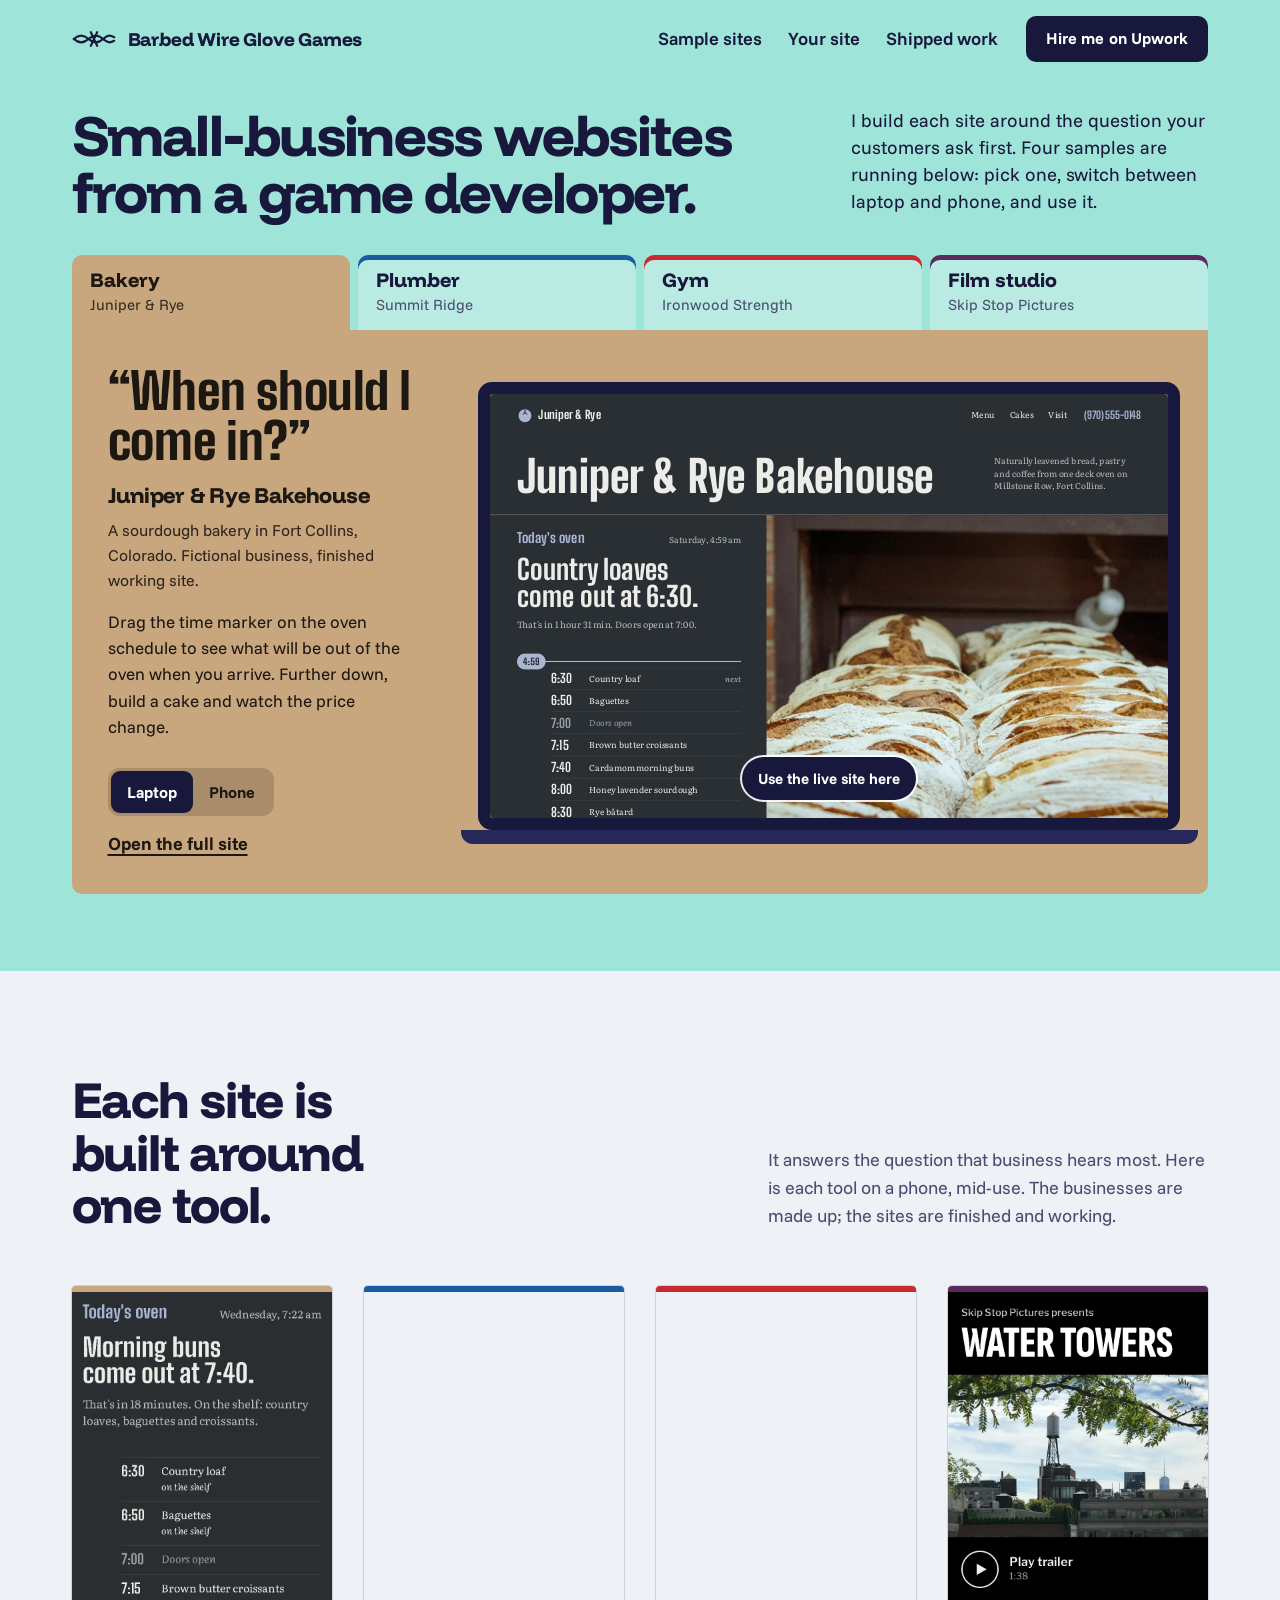
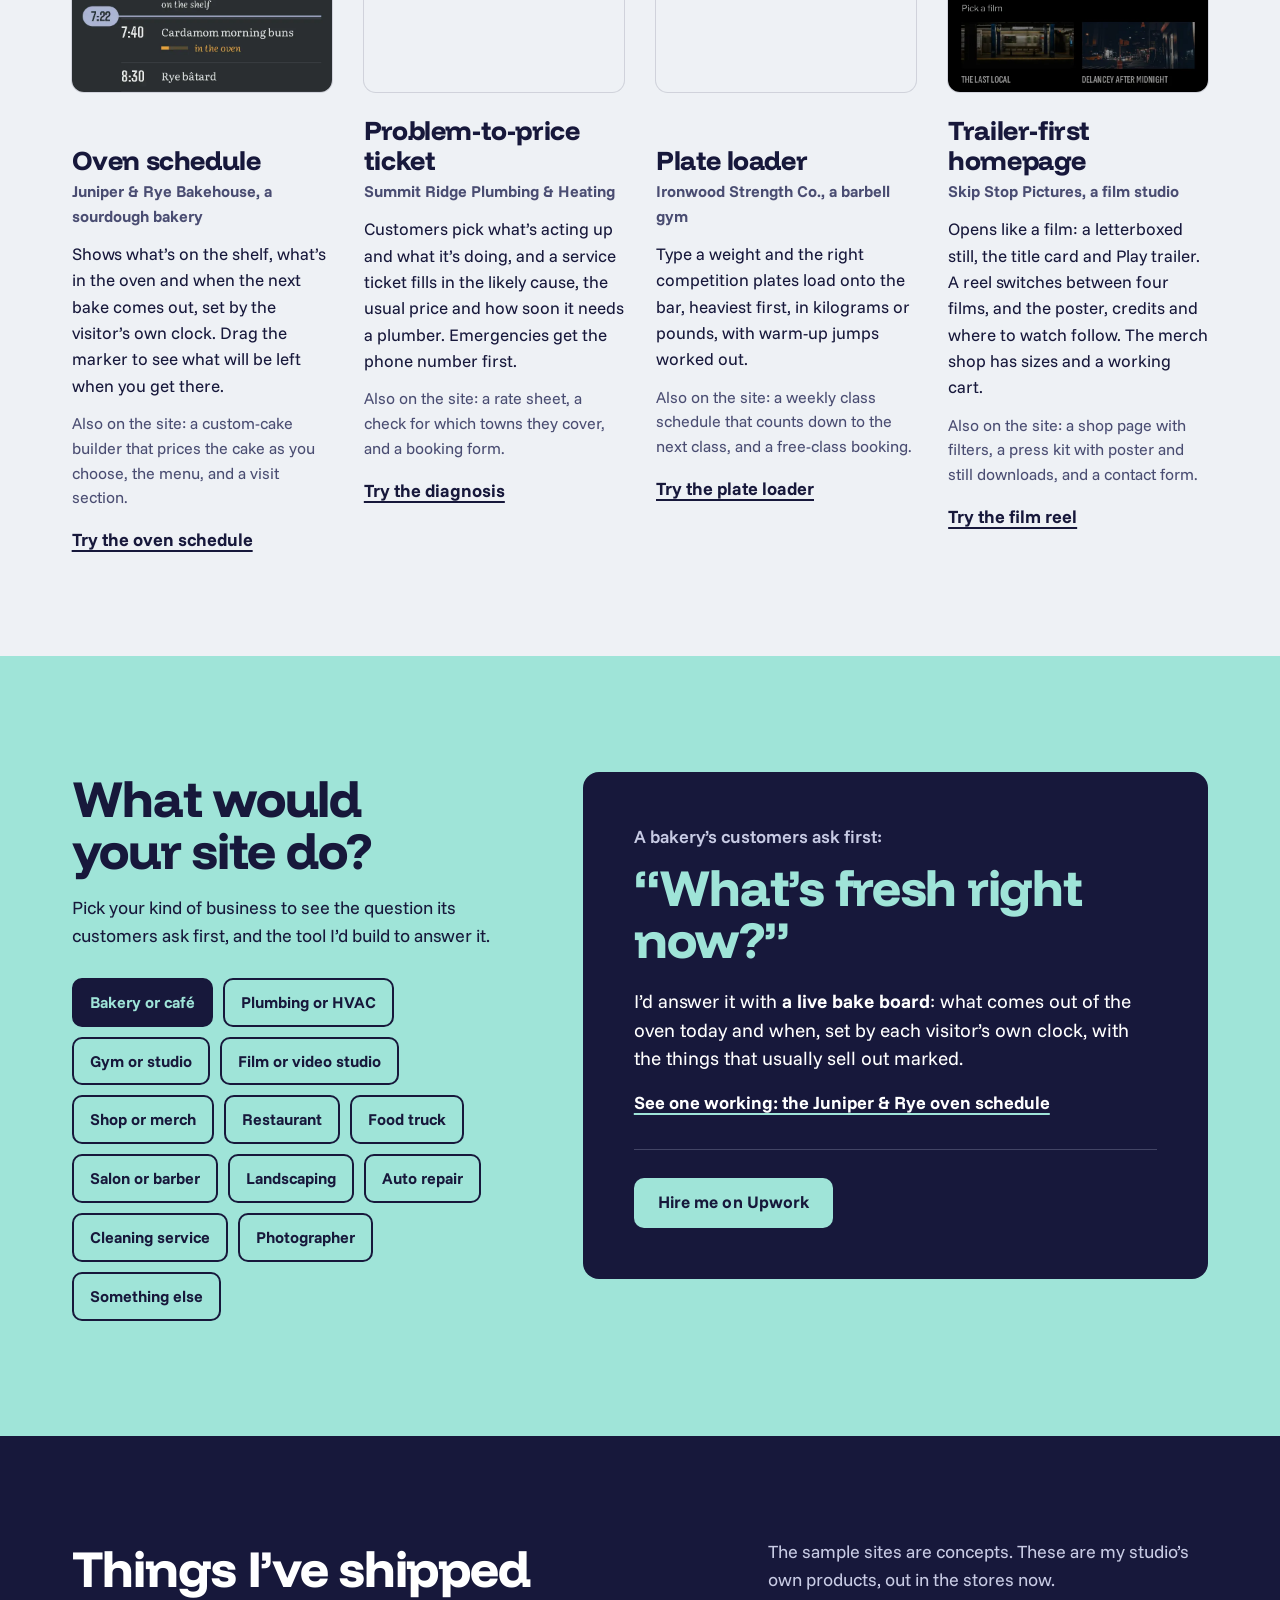
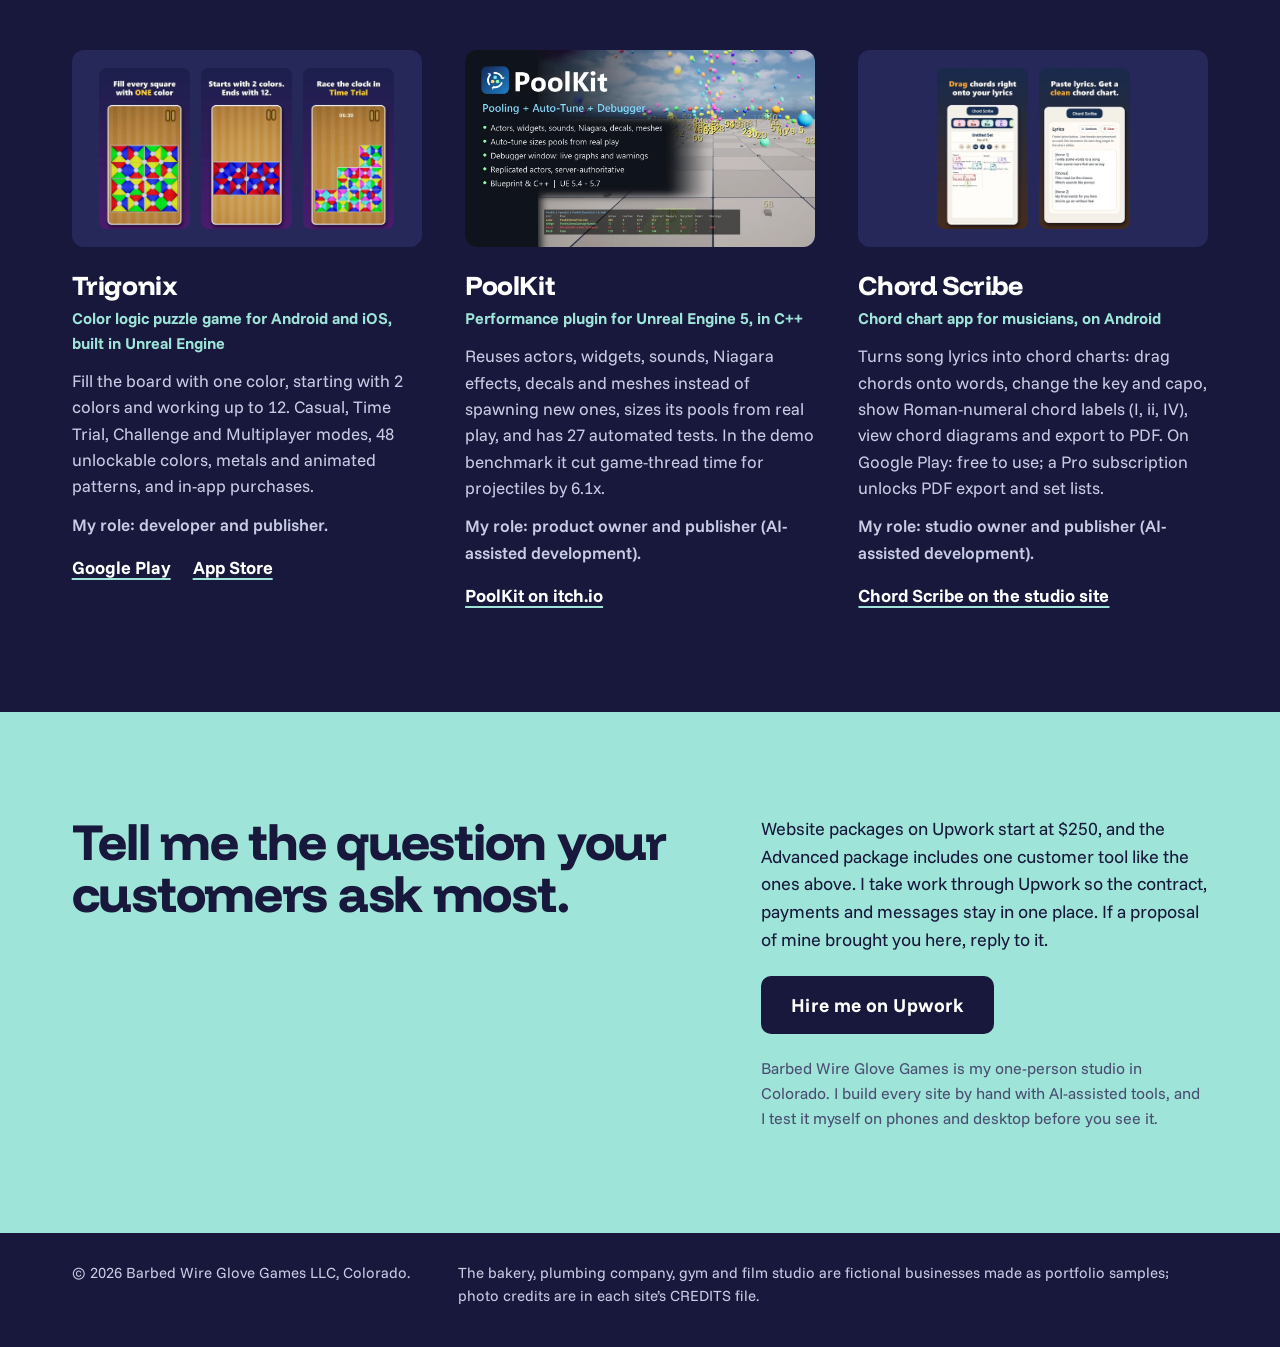
<file: index.html>
<!doctype html>
<html lang="en">
<head>
<meta charset="utf-8">
<meta name="viewport" content="width=device-width, initial-scale=1">
<title>Websites for small businesses | Barbed Wire Glove Games LLC</title>
<meta name="description" content="Small-business websites from a one-person studio in Colorado. Try four working sample sites right on the page, see the customer tool each one is built around, and the game, app and plugin I've shipped.">
<meta property="og:type" content="website">
<meta property="og:title" content="Websites for small businesses | Barbed Wire Glove Games LLC">
<meta property="og:description" content="Small-business websites from a game developer. Try four working sample sites, each built around one tool its customers use.">
<meta property="og:url" content="https://ausomea.github.io/cvc-web-portfolio/">
<meta property="og:image" content="https://ausomea.github.io/cvc-web-portfolio/hub-assets/og.jpg">
<meta property="og:image:width" content="1200">
<meta property="og:image:height" content="630">
<meta name="twitter:card" content="summary_large_image">
<meta name="theme-color" content="#9FE4D8">
<link rel="icon" href="hub-assets/mark.svg" type="image/svg+xml">
<link rel="stylesheet" href="hub.css">
<script type="application/ld+json">
{"@context":"https://schema.org","@type":"Organization","name":"Barbed Wire Glove Games LLC","description":"One-person studio in Colorado that ships its own games and apps and builds websites for small and local businesses.","address":{"@type":"PostalAddress","addressRegion":"CO","addressCountry":"US"}}
</script>
</head>
<body>
<a class="skip" href="#viewer">Skip to the sample sites</a>

<header class="top">
  <div class="wrap top__in">
    <a class="brand" href="./">
      <svg class="brand__mark" viewBox="0 0 48 24" width="44" height="22" aria-hidden="true" focusable="false">
        <g fill="none" stroke="currentColor" stroke-width="2.4" stroke-linecap="round">
          <path d="M2 12c5.5-5 10.5-5 16 0s10.5 5 16 0 8-4 12-2"/>
          <path d="M2 12c5.5 5 10.5 5 16 0s10.5-5 16 0 8 4 12 2"/>
          <path d="M20.5 4.5l7 15M27.5 4.5l-7 15"/>
        </g>
      </svg>
      <span class="brand__name">Barbed Wire Glove Games</span>
    </a>
    <nav class="top__nav" aria-label="On this page">
      <a href="#tools">Sample sites</a>
      <a href="#yours">Your site</a>
      <a href="#shipped">Shipped work</a>
    </nav>
    <a class="btn btn--ink top__cta" href="https://www.upwork.com/freelancers/~01876c95155d01cd67">Hire me on Upwork</a>
  </div>
</header>

<main id="main">
  <section class="intro" id="sites" aria-labelledby="intro-title">
    <div class="wrap intro__head">
      <h1 id="intro-title">Small‑business websites from a game developer.</h1>
      <p class="lead">I build each site around the question your customers ask first. Four samples are running below: pick one, switch between laptop and phone, and use it.</p>
    </div>

    <div class="wrap viewer" id="viewer">
      <div class="viewer__tabs" role="tablist" aria-label="Sample sites">
        <button class="tab" role="tab" type="button" id="tab-jr" data-site="jr" aria-controls="viewer-panel" aria-selected="true"><span class="tab__kind">Bakery</span> <span class="tab__name">Juniper &amp; Rye</span></button>
        <button class="tab" role="tab" type="button" id="tab-sr" data-site="sr" aria-controls="viewer-panel" aria-selected="false" tabindex="-1"><span class="tab__kind">Plumber</span> <span class="tab__name">Summit Ridge</span></button>
        <button class="tab" role="tab" type="button" id="tab-iw" data-site="iw" aria-controls="viewer-panel" aria-selected="false" tabindex="-1"><span class="tab__kind">Gym</span> <span class="tab__name">Ironwood<span class="tab__more"> Strength</span></span></button>
        <button class="tab" role="tab" type="button" id="tab-ss" data-site="ss" aria-controls="viewer-panel" aria-selected="false" tabindex="-1"><span class="tab__kind">Film<span class="tab__more"> studio</span></span> <span class="tab__name">Skip Stop<span class="tab__more"> Pictures</span></span></button>
      </div>

      <div class="viewer__panel" id="viewer-panel" role="tabpanel" aria-labelledby="tab-jr" data-site="jr">
        <p class="viewer__q" id="viewer-q">“When should I come in?”</p>
        <div class="viewer__info">
          <h2 class="viewer__name" id="viewer-name">Juniper &amp; Rye Bakehouse</h2>
          <p class="viewer__about" id="viewer-about">A sourdough bakery in Fort Collins, Colorado. Fictional business, finished working site.</p>
        </div>
        <div class="viewer__more">
          <p class="viewer__try" id="viewer-try">Drag the time marker on the oven schedule to see what will be out of the oven when you arrive. Further down, build a cake and watch the price change.</p>
          <div class="viewer__controls">
            <div class="seg" role="group" aria-label="Screen size">
              <button type="button" data-mode="laptop" aria-pressed="true">Laptop</button>
              <button type="button" data-mode="phone" aria-pressed="false">Phone</button>
            </div>
            <a class="textlink" id="viewer-open" href="juniper-rye-bakehouse/index.html">Open the full site</a>
          </div>
        </div>

        <div class="stage" id="stage" data-mode="laptop">
          <div class="device" id="device">
            <div class="device__screen" id="screen">
              <picture>
                <source id="poster-phone" media="(max-width: 759px)" srcset="hub-assets/juniper-rye-bakehouse-phone.webp" width="390" height="844">
                <img class="device__poster" id="poster" src="hub-assets/juniper-rye-bakehouse-desktop.webp" width="1440" height="900" fetchpriority="high" decoding="async" alt="The Juniper &amp; Rye Bakehouse home page: the shop sign over a steel-grey panel listing today’s bakes by the time they come out of the oven.">
              </picture>
              <button class="device__use" type="button" id="use-live"><span>Use the live site here</span></button>
            </div>
          </div>
        </div>
      </div>
      <noscript><p class="viewer__noscript">Open the sites directly: <a href="juniper-rye-bakehouse/index.html">Juniper &amp; Rye Bakehouse</a>, <a href="summit-ridge-plumbing/index.html">Summit Ridge Plumbing &amp; Heating</a>, <a href="ironwood-strength/index.html">Ironwood Strength Co.</a>, <a href="skip-stop-pictures/index.html">Skip Stop Pictures</a></p></noscript>
    </div>
  </section>

  <section class="tools" id="tools" aria-labelledby="tools-title">
    <div class="wrap">
      <div class="tools__head">
        <h2 id="tools-title">Each site is built around one tool.</h2>
        <p>It answers the question that business hears most. Here is each tool on a phone, mid-use. The businesses are made up; the sites are finished and working.</p>
      </div>

      <div class="tools__list">
        <article class="tool" data-site="jr" aria-labelledby="t-jr">
          <img class="tool__shot" src="hub-assets/tool-juniper-rye-oven.webp" width="780" height="1200" loading="lazy" decoding="async" alt="The Juniper &amp; Rye oven schedule on a phone at 7:22 on a Wednesday: “Morning buns come out at 7:40”, with country loaves, baguettes and croissants on the shelf and a time marker between 7:15 and 7:40.">
          <h3 id="t-jr">Oven schedule</h3>
          <p class="tool__site">Juniper &amp; Rye Bakehouse, a sourdough bakery</p>
          <p>Shows what’s on the shelf, what’s in the oven and when the next bake comes out, set by the visitor’s own clock. Drag the marker to see what will be left when you get there.</p>
          <p class="tool__also">Also on the site: a custom-cake builder that prices the cake as you choose, the menu, and a visit section.</p>
          <a class="textlink" href="juniper-rye-bakehouse/index.html#oven">Try the oven schedule</a>
        </article>

        <article class="tool" data-site="sr" aria-labelledby="t-sr">
          <img class="tool__shot" src="hub-assets/tool-summit-ridge-ticket.webp" width="780" height="1200" loading="lazy" decoding="async" alt="The Summit Ridge service ticket on a phone for a water heater with no hot water: the likely cause, a usual cost of $150 to $450, “today or tomorrow” for how soon, and what to check before the plumber arrives.">
          <h3 id="t-sr">Problem-to-price ticket</h3>
          <p class="tool__site">Summit Ridge Plumbing &amp; Heating</p>
          <p>Customers pick what’s acting up and what it’s doing, and a service ticket fills in the likely cause, the usual price and how soon it needs a plumber. Emergencies get the phone number first.</p>
          <p class="tool__also">Also on the site: a rate sheet, a check for which towns they cover, and a booking form.</p>
          <a class="textlink" href="summit-ridge-plumbing/index.html#diagnose">Try the diagnosis</a>
        </article>

        <article class="tool" data-site="iw" aria-labelledby="t-iw">
          <img class="tool__shot" src="hub-assets/tool-ironwood-loader.webp" width="780" height="1200" loading="lazy" decoding="async" alt="The Ironwood plate loader on a phone set to 142.5 kg: two red 25 kg plates, then smaller plates and a collar on the end of the bar.">
          <h3 id="t-iw">Plate loader</h3>
          <p class="tool__site">Ironwood Strength Co., a barbell gym</p>
          <p>Type a weight and the right competition plates load onto the bar, heaviest first, in kilograms or pounds, with warm-up jumps worked out.</p>
          <p class="tool__also">Also on the site: a weekly class schedule that counts down to the next class, and a free-class booking.</p>
          <a class="textlink" href="ironwood-strength/index.html#loader">Try the plate loader</a>
        </article>

        <article class="tool" data-site="ss" aria-labelledby="t-ss">
          <img class="tool__shot" src="hub-assets/tool-skip-stop-reel.webp" width="780" height="1200" loading="lazy" decoding="async" alt="The Skip Stop Pictures home page on a phone after picking Water Towers in the reel: the title card, a rooftop water tank still, a Play trailer button and the film thumbnails.">
          <h3 id="t-ss">Trailer-first homepage</h3>
          <p class="tool__site">Skip Stop Pictures, a film studio</p>
          <p>Opens like a film: a letterboxed still, the title card and Play trailer. A reel switches between four films, and the poster, credits and where to watch follow. The merch shop has sizes and a working cart.</p>
          <p class="tool__also">Also on the site: a shop page with filters, a press kit with poster and still downloads, and a contact form.</p>
          <a class="textlink" href="skip-stop-pictures/index.html">Try the film reel</a>
        </article>
      </div>
    </div>
  </section>

  <section class="yours" id="yours" aria-labelledby="yours-title">
    <div class="wrap yours__in">
      <div class="yours__pick">
        <h2 id="yours-title">What would your site do?</h2>
        <p>Pick your kind of business to see the question its customers ask first, and the tool I’d build to answer it.</p>
        <div class="picks" id="picks" role="radiogroup" aria-label="Your kind of business"></div>
      </div>

      <div class="answer" id="answer">
        <div class="answer__swap" id="answer-swap" aria-live="polite">
          <p class="answer__who" id="answer-who">A bakery’s customers ask first:</p>
          <p class="answer__q" id="answer-q">“What’s fresh right now?”</p>
          <p class="answer__tool" id="answer-tool">I’d answer it with <strong>a live bake board</strong>: what comes out of the oven today and when, set by each visitor’s own clock, with the things that usually sell out marked.</p>
          <p class="answer__sample" id="answer-sample"><a class="textlink textlink--light" href="#viewer" data-site="jr">See one working: the Juniper &amp; Rye oven schedule</a></p>
        </div>
        <div class="answer__hire">
          <a class="btn btn--glass" href="https://www.upwork.com/freelancers/~01876c95155d01cd67">Hire me on Upwork</a>
        </div>
      </div>
    </div>
  </section>

  <section class="shipped" id="shipped" aria-labelledby="shipped-title">
    <div class="wrap">
      <div class="shipped__head">
        <h2 id="shipped-title">Things I’ve shipped</h2>
        <p>The sample sites are concepts. These are my studio’s own products, out in the stores now.</p>
      </div>

      <div class="works">
        <article class="work" aria-labelledby="w-trigonix">
          <div class="work__tray work__tray--three">
            <img src="hub-assets/trigonix-one-color.webp" width="420" height="747" loading="lazy" decoding="async" alt="Trigonix store screenshot: a four-color board of triangles with white pins, captioned “Fill every square with one color”.">
            <img src="hub-assets/trigonix-two-colors.webp" width="420" height="747" loading="lazy" decoding="async" alt="Trigonix store screenshot: a red and blue board, captioned “Starts with 2 colors. Ends with 12.”">
            <img src="hub-assets/trigonix-time-trial.webp" width="420" height="747" loading="lazy" decoding="async" alt="Trigonix store screenshot: a stepped six-color board with a countdown timer, captioned “Race the clock in Time Trial”.">
          </div>
          <h3 id="w-trigonix">Trigonix</h3>
          <p class="work__kind">Color logic puzzle game for Android and iOS, built in Unreal Engine</p>
          <p>Fill the board with one color, starting with 2 colors and working up to 12. Casual, Time Trial, Challenge and Multiplayer modes, 48 unlockable colors, metals and animated patterns, and in-app purchases.</p>
          <p class="work__role">My role: developer and publisher.</p>
          <p class="work__links">
            <a class="textlink textlink--light" href="https://play.google.com/store/apps/details?id=com.BWGGames.Trigonix">Google Play</a>
            <a class="textlink textlink--light" href="https://apps.apple.com/app/id6757233558">App Store</a>
          </p>
        </article>

        <article class="work" aria-labelledby="w-poolkit">
          <div class="work__tray work__tray--cover">
            <img class="work__cover" src="hub-assets/poolkit.webp" width="1200" height="675" loading="lazy" decoding="async" alt="PoolKit cover: hundreds of pooled projectiles flying over a test level, with its feature list and a live pool table in the corner.">
          </div>
          <h3 id="w-poolkit">PoolKit</h3>
          <p class="work__kind">Performance plugin for Unreal Engine 5, in C++</p>
          <p>Reuses actors, widgets, sounds, Niagara effects, decals and meshes instead of spawning new ones, sizes its pools from real play, and has 27 automated tests. In the demo benchmark it cut game-thread time for projectiles by 6.1x.</p>
          <p class="work__role">My role: product owner and publisher (AI-assisted development).</p>
          <p class="work__links"><a class="textlink textlink--light" href="https://barbed-wire-glove-games.itch.io/poolkit">PoolKit on itch.io</a></p>
        </article>

        <article class="work" aria-labelledby="w-chord">
          <div class="work__tray work__tray--two">
            <img src="hub-assets/chord-scribe-drag.webp" width="420" height="747" loading="lazy" decoding="async" alt="Chord Scribe screenshot: chord buttons in the key of G above a chart where chords sit on the words of a song.">
            <img src="hub-assets/chord-scribe-lyrics.webp" width="420" height="747" loading="lazy" decoding="async" alt="Chord Scribe screenshot: pasted lyrics split into verse and chorus sections, ready for chords.">
          </div>
          <h3 id="w-chord">Chord Scribe</h3>
          <p class="work__kind">Chord chart app for musicians, on Android</p>
          <p>Turns song lyrics into chord charts: drag chords onto words, change the key and capo, show Roman-numeral chord labels (I, ii, IV), view chord diagrams and export to PDF. On Google Play: free to use; a Pro subscription unlocks PDF export and set lists.</p>
          <p class="work__role">My role: studio owner and publisher (AI-assisted development).</p>
          <p class="work__links"><a class="textlink textlink--light" href="https://www.barbedwireglovegames.games/chord-scribe">Chord Scribe on the studio site</a></p>
        </article>
      </div>
    </div>
  </section>

  <section class="hire" id="hire" aria-labelledby="hire-title">
    <div class="wrap hire__in">
      <h2 id="hire-title">Tell me the question your customers ask most.</h2>
      <div class="hire__body">
        <p>Website packages on Upwork start at $250, and the Advanced package includes one customer tool like the ones above. I take work through Upwork so the contract, payments and messages stay in one place. If a proposal of mine brought you here, reply to it.</p>
        <a class="btn btn--ink btn--lg" href="https://www.upwork.com/freelancers/~01876c95155d01cd67">Hire me on Upwork</a>
        <p class="hire__studio">Barbed Wire Glove Games is my one-person studio in Colorado. I build every site by hand with AI-assisted tools, and I test it myself on phones and desktop before you see it.</p>
      </div>
    </div>
  </section>
</main>

<footer class="foot">
  <div class="wrap foot__in">
    <p>© 2026 Barbed Wire Glove Games LLC, Colorado.</p>
    <p>The bakery, plumbing company, gym and film studio are fictional businesses made as portfolio samples; photo credits are in each site’s CREDITS file.</p>
  </div>
</footer>

<script src="hub.js" defer></script>
</body>
</html>
</file>
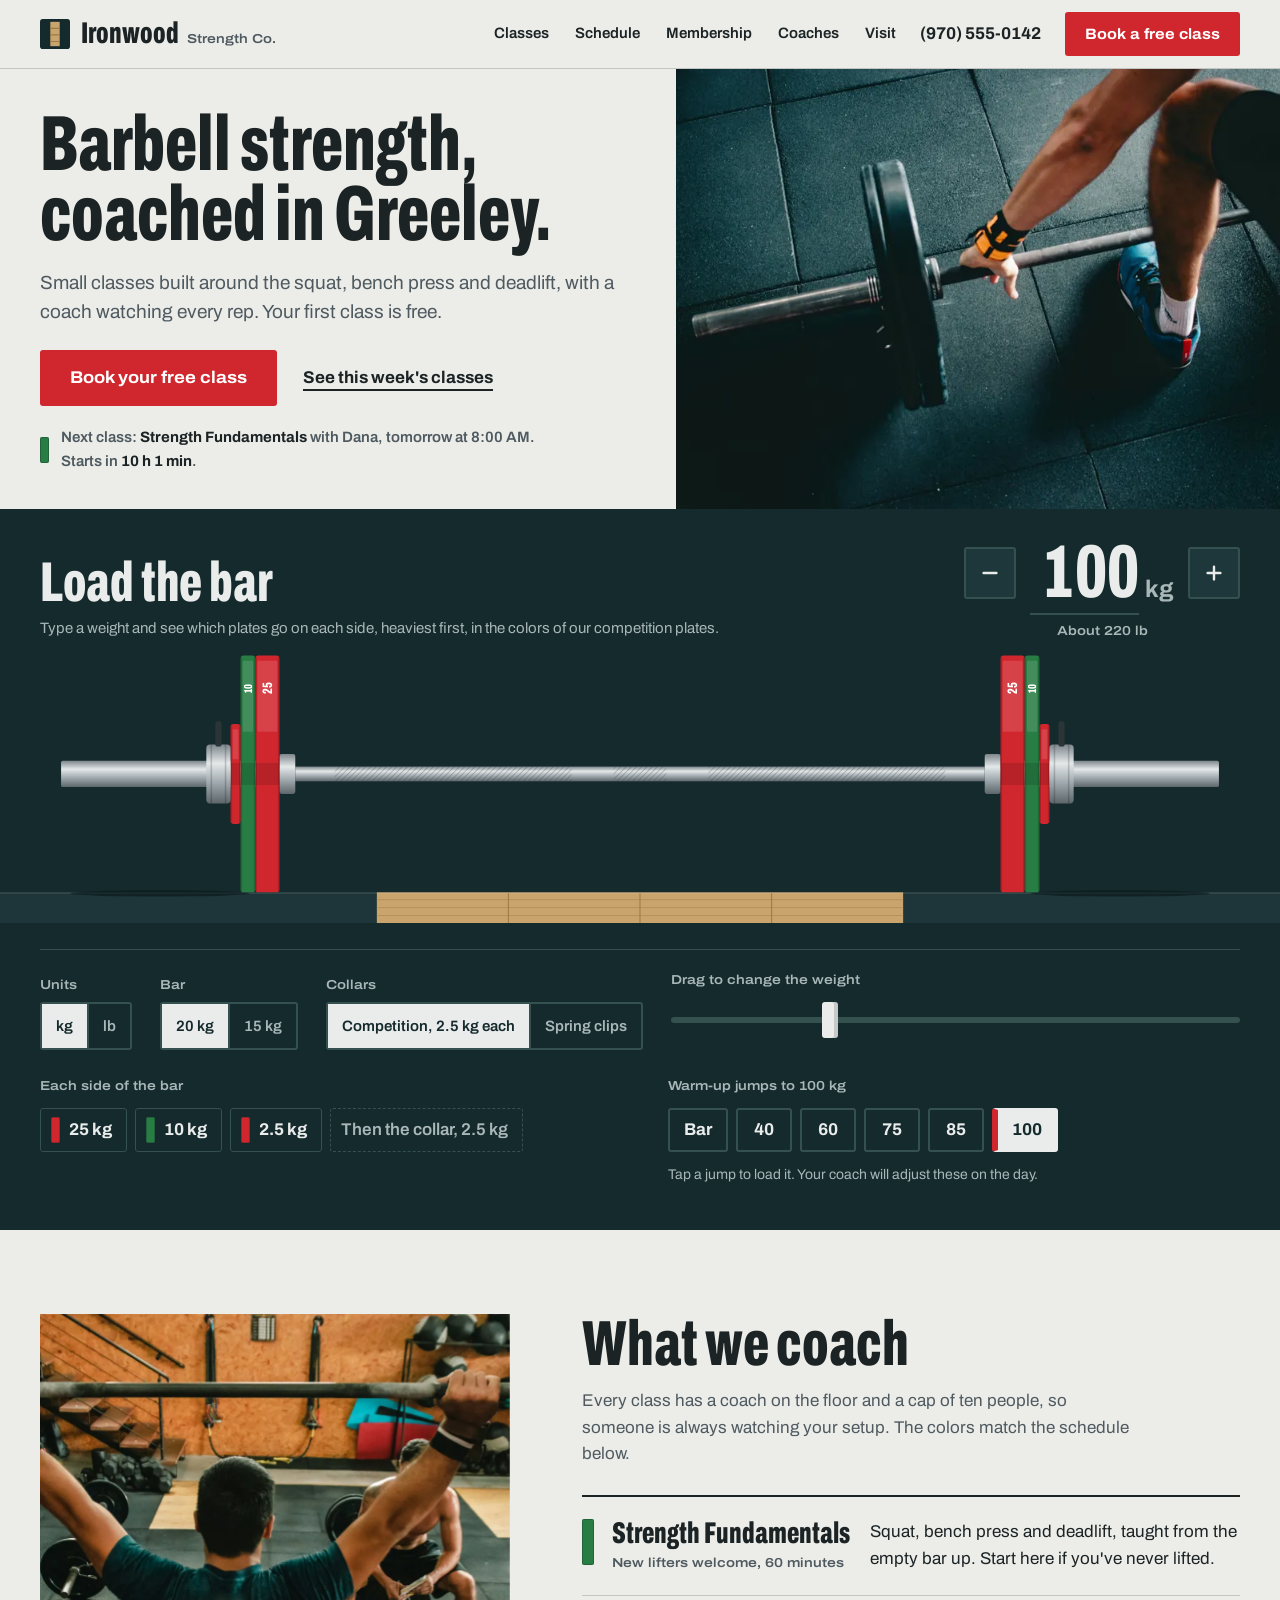
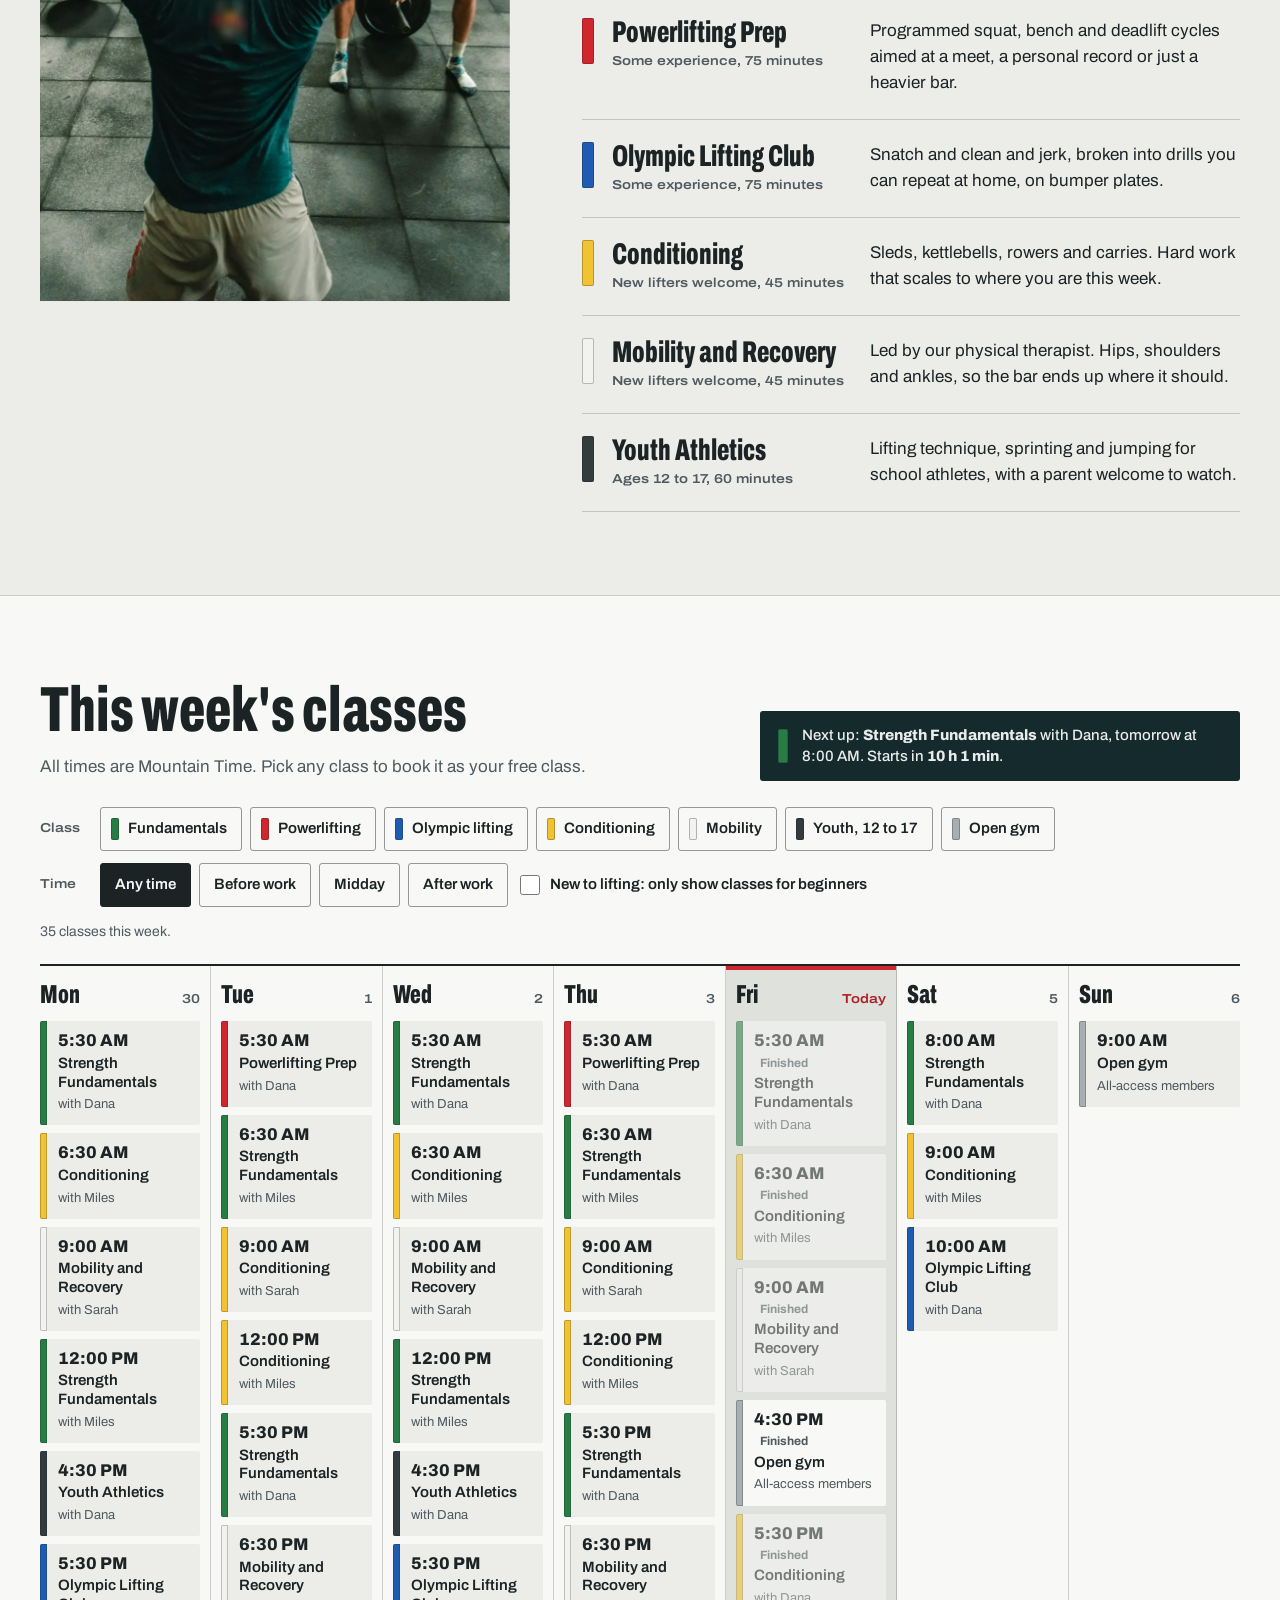
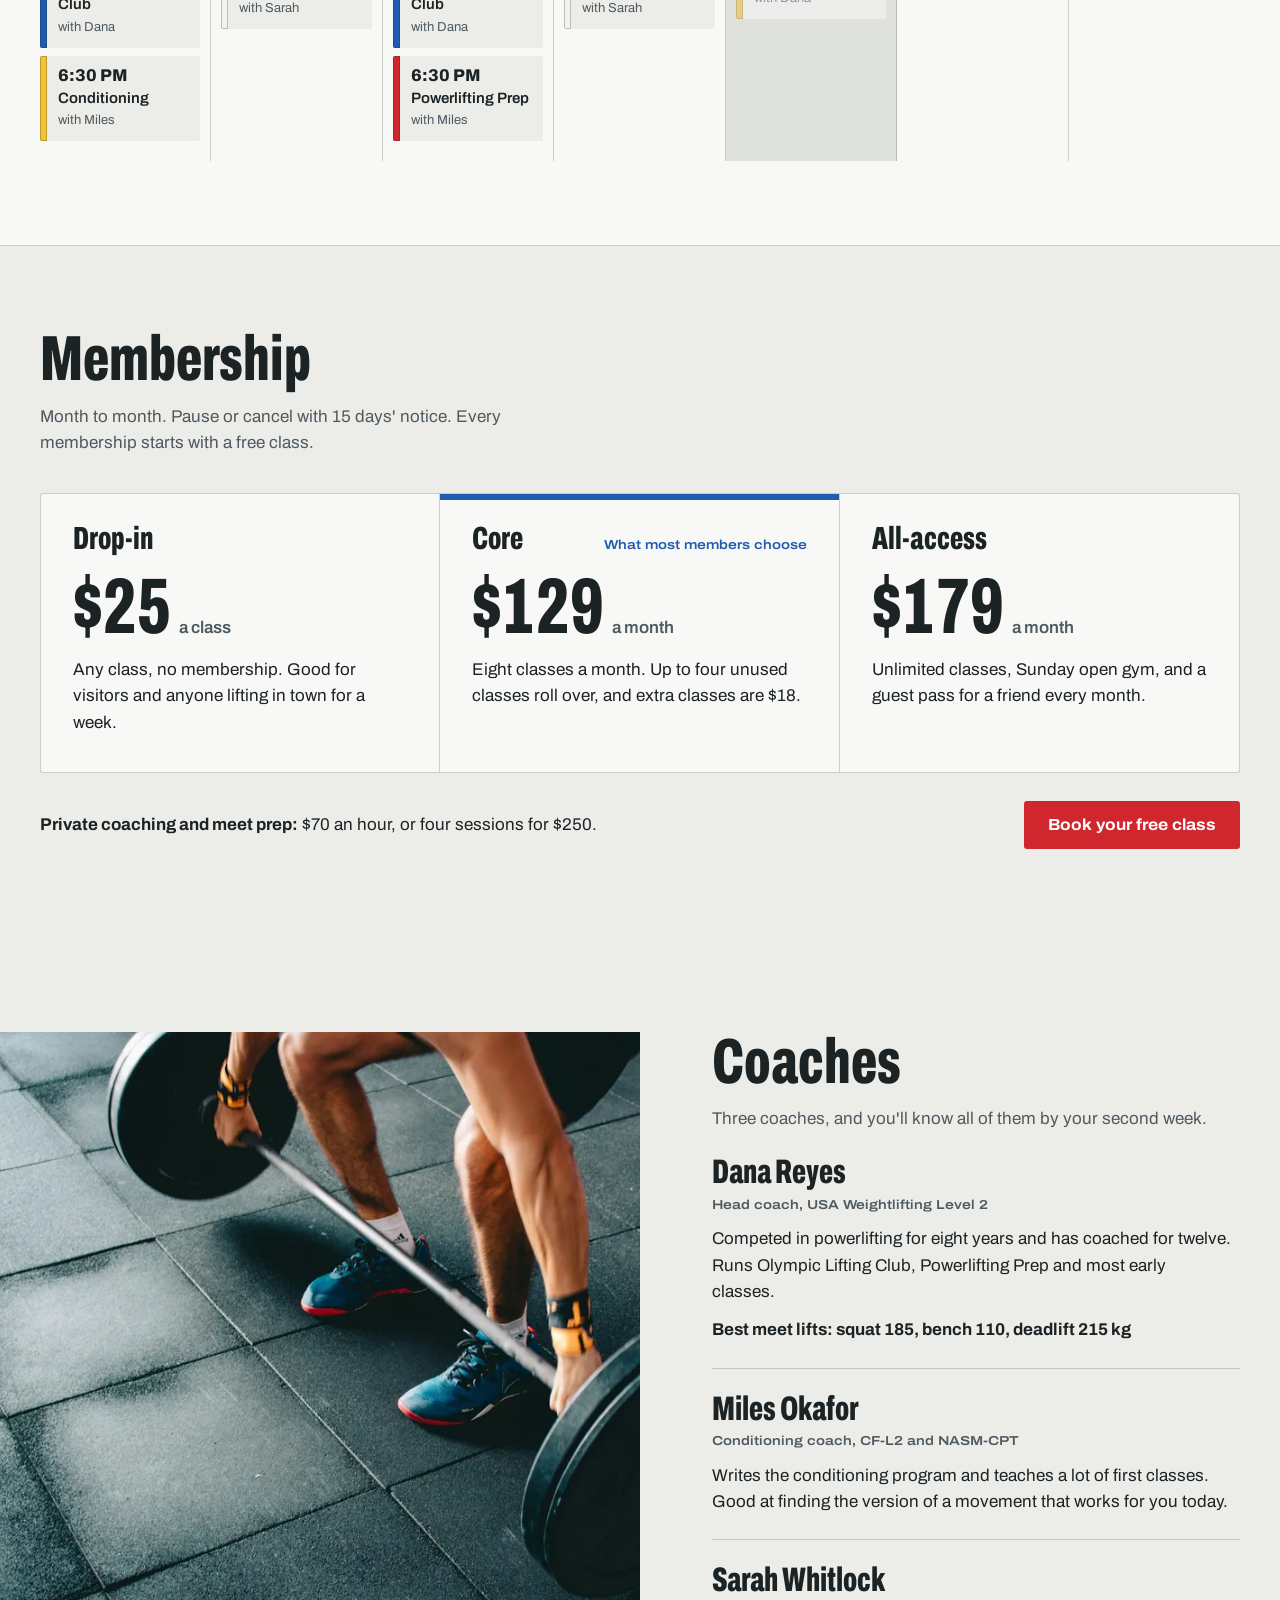
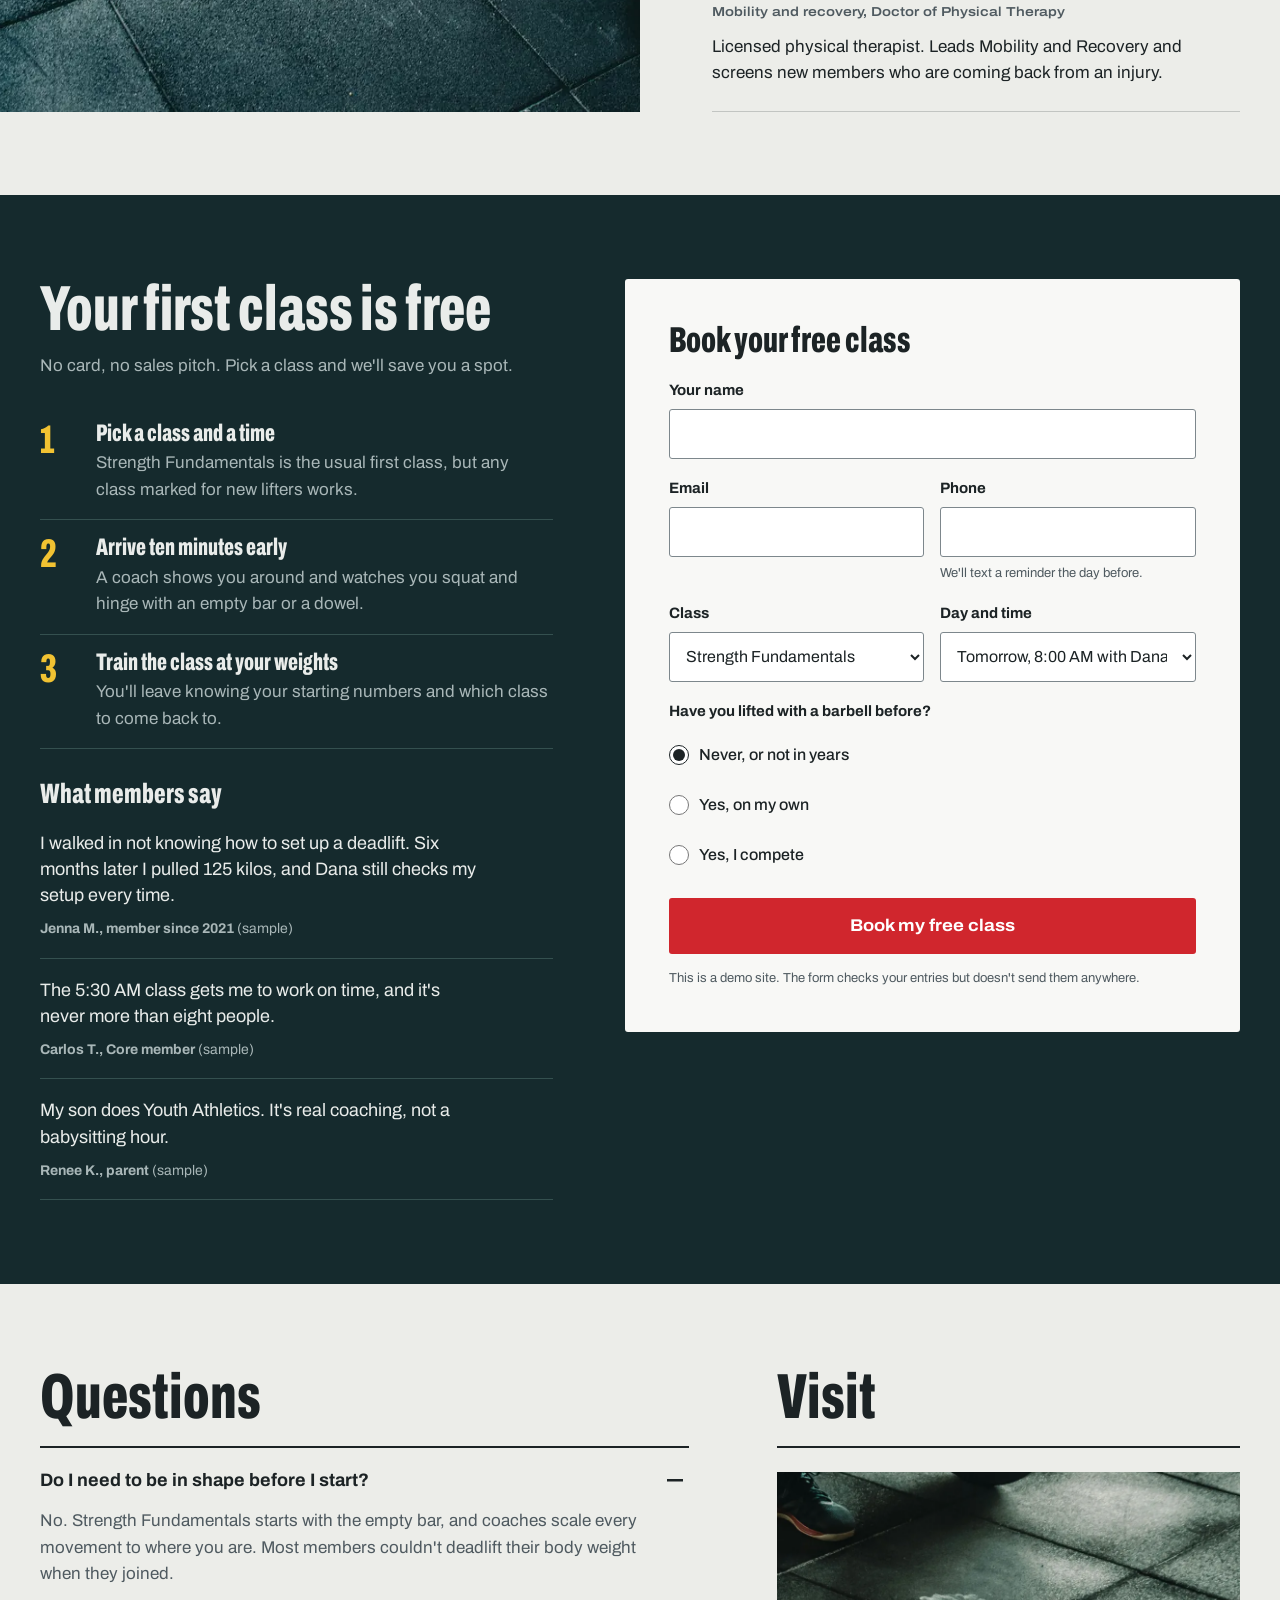
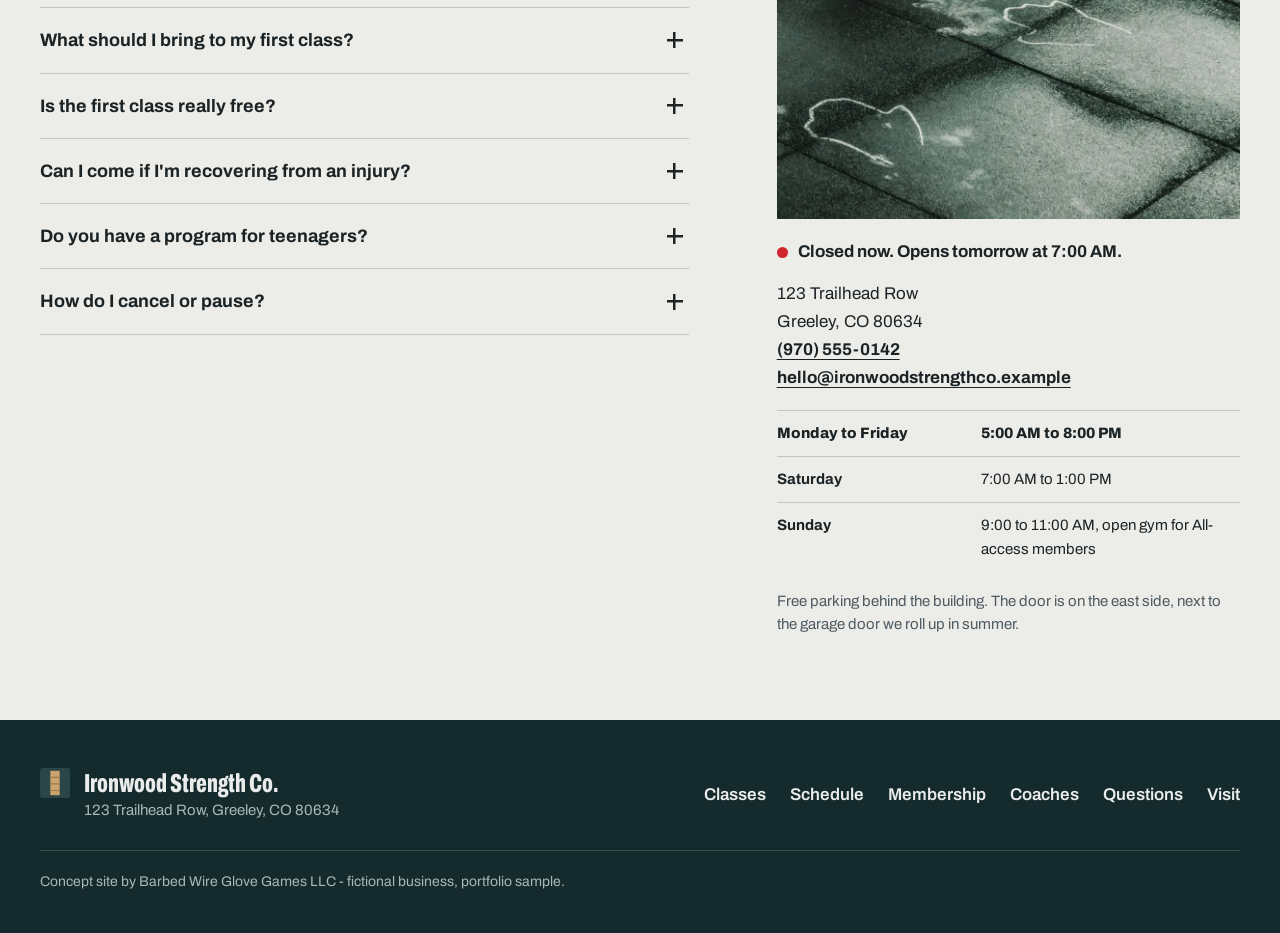
<file: ironwood-strength/index.html>
<!doctype html>
<html lang="en">
<head>
<meta charset="utf-8">
<meta name="viewport" content="width=device-width, initial-scale=1">
<title>Ironwood Strength Co. | Coached barbell classes in Greeley, CO</title>
<meta name="description" content="Small-group barbell classes in Greeley, Colorado: squat, bench press, deadlift, Olympic lifting and conditioning, with a coach on every rep. Your first class is free.">
<link rel="canonical" href="https://ausomea.github.io/cvc-web-portfolio/ironwood-strength/">
<meta property="og:type" content="website">
<meta property="og:site_name" content="Ironwood Strength Co.">
<meta property="og:title" content="Ironwood Strength Co. | Coached barbell classes in Greeley, CO">
<meta property="og:description" content="Squat, bench and deadlift classes with a coach on every rep. Your first class is free.">
<meta property="og:url" content="https://ausomea.github.io/cvc-web-portfolio/ironwood-strength/">
<meta property="og:image" content="img/og-ironwood.webp">
<meta property="og:image:width" content="1200">
<meta property="og:image:height" content="630">
<meta property="og:image:alt" content="A loaded barbell resting on black rubber gym flooring.">
<meta name="twitter:card" content="summary_large_image">
<meta name="theme-color" content="#152A2D">
<link rel="icon" href="data:image/svg+xml,%3Csvg xmlns='http://www.w3.org/2000/svg' viewBox='0 0 32 32'%3E%3Crect width='32' height='32' rx='3' fill='%23152A2D'/%3E%3Crect x='11' y='3' width='10' height='26' fill='%23C9A46C'/%3E%3C/svg%3E">
<link rel="stylesheet" href="css/site.css">
<script type="application/ld+json">
{
  "@context": "https://schema.org",
  "@type": "ExerciseGym",
  "name": "Ironwood Strength Co.",
  "description": "Small-group barbell strength classes, powerlifting and Olympic lifting coaching in Greeley, Colorado. First class free.",
  "url": "https://ausomea.github.io/cvc-web-portfolio/ironwood-strength/",
  "image": "img/og-ironwood.webp",
  "telephone": "+1-970-555-0142",
  "email": "hello@ironwoodstrengthco.example",
  "priceRange": "$$",
  "address": {
    "@type": "PostalAddress",
    "streetAddress": "123 Trailhead Row",
    "addressLocality": "Greeley",
    "addressRegion": "CO",
    "postalCode": "80634",
    "addressCountry": "US"
  },
  "areaServed": ["Greeley, CO", "Evans, CO", "Windsor, CO"],
  "openingHoursSpecification": [
    { "@type": "OpeningHoursSpecification", "dayOfWeek": ["Monday", "Tuesday", "Wednesday", "Thursday", "Friday"], "opens": "05:00", "closes": "20:00" },
    { "@type": "OpeningHoursSpecification", "dayOfWeek": "Saturday", "opens": "07:00", "closes": "13:00" },
    { "@type": "OpeningHoursSpecification", "dayOfWeek": "Sunday", "opens": "09:00", "closes": "11:00" }
  ]
}
</script>
</head>
<body>
<a class="skip-link" href="#main">Skip to content</a>

<header class="site-header">
  <div class="wrap header-inner">
    <a class="brand" href="#top" aria-label="Ironwood Strength Co., back to top">
      <svg class="brand-mark" viewBox="0 0 32 32" width="30" height="30" aria-hidden="true"><rect width="32" height="32" rx="3" class="mark-rubber"/><rect x="11" y="3" width="10" height="26" class="mark-wood"/><path d="M11 10h10M11 17h10M11 24h10" class="mark-grain"/></svg>
      <span class="brand-text"><span class="brand-name">Ironwood</span> <span class="brand-sub">Strength Co.</span></span>
    </a>
    <nav class="site-nav" id="site-nav" aria-label="Primary">
      <a href="#classes">Classes</a>
      <a href="#schedule">Schedule</a>
      <a href="#membership">Membership</a>
      <a href="#coaches">Coaches</a>
      <a href="#visit">Visit</a>
    </nav>
    <a class="header-phone" href="tel:+19705550142">(970) 555-0142</a>
    <a class="btn btn-red header-cta" href="#free-class">Book a free class</a>
    <button class="nav-toggle" type="button" aria-expanded="false" aria-controls="site-nav">Menu</button>
  </div>
</header>

<main id="main">

  <section class="hero" id="top" aria-labelledby="hero-title">
    <div class="hero-top">
      <div class="hero-copy">
        <h1 id="hero-title">Barbell strength, coached in Greeley.</h1>
        <p class="hero-lede">Small classes built around the squat, bench press and deadlift, with a coach watching every rep. Your first class is free.</p>
        <div class="hero-actions">
          <a class="btn btn-red btn-lg" href="#free-class">Book your free class</a>
          <a class="text-link" href="#schedule">See this week's classes</a>
        </div>
        <p class="next-line" id="hero-next" aria-live="off">Classes run six days a week, starting at 5:30 AM.</p>
      </div>
      <div class="hero-photo">
        <img src="img/hero-deadlift-setup-1600.webp" srcset="img/hero-deadlift-setup-800.webp 800w, img/hero-deadlift-setup-1600.webp 1600w" sizes="(max-width: 899px) 100vw, 56vw" width="1600" height="1100" alt="A lifter's hand grips a loaded barbell on black rubber floor tiles, ready to deadlift." fetchpriority="high">
      </div>
    </div>

    <div class="platform" id="loader" aria-labelledby="loader-title">
      <div class="wrap">
        <div class="platform-head">
          <div class="platform-intro">
            <h2 id="loader-title">Load the bar</h2>
            <p>Type a weight and see which plates go on each side, heaviest first, in the colors of our competition plates.</p>
          </div>
          <div class="readout">
            <button class="step" type="button" data-dir="-1" id="step-down" aria-label="Take off 2.5 kg"><svg viewBox="0 0 24 24" width="22" height="22" aria-hidden="true"><path d="M5 12h14"/></svg></button>
            <div class="readout-field">
              <label for="target" class="sr-only" id="target-label">Target weight in kilograms</label>
              <input id="target" type="number" inputmode="decimal" min="20" max="500" step="0.5" value="100" autocomplete="off">
              <span class="readout-unit" id="unit-label" aria-hidden="true">kg</span>
            </div>
            <button class="step" type="button" data-dir="1" id="step-up" aria-label="Add 2.5 kg"><svg viewBox="0 0 24 24" width="22" height="22" aria-hidden="true"><path d="M5 12h14M12 5v14"/></svg></button>
            <p class="readout-alt" id="readout-alt">About 220 lb</p>
          </div>
        </div>
      </div>

      <div class="bar-stage">
          <svg id="bar-svg" viewBox="0 30 2280 530" preserveAspectRatio="xMidYMax meet" role="img" aria-labelledby="bar-desc">
            <desc id="bar-desc">A barbell seen from the front, resting on a lifting platform, loaded with the plates listed below.</desc>
            <defs>
              <linearGradient id="steel" x1="0" y1="0" x2="0" y2="1">
                <stop offset="0" stop-color="#7C868B"/>
                <stop offset="0.32" stop-color="#E4E8E9"/>
                <stop offset="0.62" stop-color="#A5AEB2"/>
                <stop offset="1" stop-color="#5C666B"/>
              </linearGradient>
              <pattern id="knurl" width="7" height="7" patternUnits="userSpaceOnUse" patternTransform="rotate(45)">
                <path d="M0 0v7" stroke="#2E373B" stroke-width="2.2" opacity="0.45"/>
              </pattern>
            </defs>
            <g class="floor" aria-hidden="true">
              <rect class="floor-fill" x="-300" y="500" width="2880" height="60" fill="#1E3639"/>
              <rect id="wood" x="640" y="500" width="1000" height="60" fill="#C9A46C"/>
              <path id="wood-grain" d="M640 514h1000M640 529h1000M640 544h1000" stroke="#B48E58" stroke-width="1.6"/>
              <path class="left-part" d="M890 500v60M1140 500v60M1390 500v60" stroke="#9E7A47" stroke-width="2"/>
              <rect class="floor-fill" x="-300" y="500" width="2880" height="2.5" fill="#FFFFFF" opacity="0.13"/>
              <ellipse class="left-part" id="shadow-l" cx="300" cy="502" rx="170" ry="6" fill="#071315" opacity="0.55"/>
              <ellipse id="shadow-r" cx="1980" cy="502" rx="170" ry="6" fill="#071315" opacity="0.55"/>
            </g>
            <g id="bar" aria-hidden="true">
              <rect class="left-part" x="485" y="-14" width="1105" height="28" fill="url(#steel)"/>
              <rect x="1589" y="-14" width="206" height="28" fill="url(#steel)"/>
              <rect class="left-part" x="560" y="-14" width="450" height="28" fill="url(#knurl)"/>
              <rect class="left-part" x="1270" y="-14" width="320" height="28" fill="url(#knurl)"/>
              <rect x="1590" y="-14" width="130" height="28" fill="url(#knurl)"/>
              <rect class="left-part" id="center-knurl" x="1090" y="-14" width="100" height="28" fill="url(#knurl)"/>
              <rect class="left-part" x="455" y="-38" width="30" height="76" rx="4" fill="url(#steel)"/>
              <rect x="1795" y="-38" width="30" height="76" rx="4" fill="url(#steel)"/>
              <rect class="left-part" id="sleeve-l" x="40" y="-25" width="415" height="50" rx="3" fill="url(#steel)"/>
              <rect id="sleeve-r" x="1825" y="-25" width="415" height="50" rx="3" fill="url(#steel)"/>
              <g class="left-part" id="plates-l"></g>
              <g id="plates-r"></g>
            </g>
          </svg>
      </div>

      <div class="wrap">
        <div class="platform-controls">
          <fieldset class="seg" id="unit-seg">
            <legend>Units</legend>
            <div class="seg-options">
              <input type="radio" name="unit" id="unit-kg" value="kg" checked><label for="unit-kg">kg</label>
              <input type="radio" name="unit" id="unit-lb" value="lb"><label for="unit-lb">lb</label>
            </div>
          </fieldset>
          <fieldset class="seg" id="bar-seg">
            <legend>Bar</legend>
            <div class="seg-options">
              <input type="radio" name="bar" id="bar-heavy" value="heavy" checked><label for="bar-heavy" id="bar-heavy-label">20 kg</label>
              <input type="radio" name="bar" id="bar-light" value="light"><label for="bar-light" id="bar-light-label">15 kg</label>
            </div>
          </fieldset>
          <fieldset class="seg" id="collar-seg">
            <legend>Collars</legend>
            <div class="seg-options">
              <input type="radio" name="collar" id="collar-comp" value="comp" checked><label for="collar-comp" id="collar-comp-label">Competition, 2.5 kg each</label>
              <input type="radio" name="collar" id="collar-clip" value="clip"><label for="collar-clip">Spring clips</label>
            </div>
          </fieldset>
          <div class="range-field">
            <label for="target-range">Drag to change the weight</label>
            <input type="range" id="target-range" min="25" max="300" step="2.5" value="100">
          </div>
        </div>

        <div class="platform-out">
          <div class="per-side">
            <h3>Each side of the bar</h3>
            <ol id="per-side-list" class="per-side-list"></ol>
            <p class="load-note" id="load-note"></p>
          </div>
          <div class="warmups">
            <h3 id="warmup-title">Warm-up jumps to 100 kg</h3>
            <div class="warmup-list" id="warmup-list" role="group" aria-labelledby="warmup-title"></div>
            <p class="warmup-hint">Tap a jump to load it. Your coach will adjust these on the day.</p>
          </div>
        </div>
        <p class="sr-only" id="bar-status" role="status" aria-live="polite"></p>
      </div>
    </div>
  </section>

  <section class="section classes" id="classes" aria-labelledby="classes-title">
    <div class="wrap classes-grid">
      <figure class="classes-photo">
        <img src="img/class-overhead-press.webp" width="960" height="1200" loading="lazy" decoding="async" alt="A member presses a barbell overhead during a class while another lifter rests on the rubber floor behind him.">
      </figure>
      <div class="classes-body">
        <h2 class="section-title" id="classes-title">What we coach</h2>
        <p class="section-lede">Every class has a coach on the floor and a cap of ten people, so someone is always watching your setup. The colors match the schedule below.</p>
        <ul class="class-list">
          <li class="class-item" data-cls="fund">
            <span class="swatch" aria-hidden="true"></span>
            <div class="class-name"><h3>Strength Fundamentals</h3><p class="class-meta">New lifters welcome, 60 minutes</p></div>
            <p class="class-desc">Squat, bench press and deadlift, taught from the empty bar up. Start here if you've never lifted.</p>
          </li>
          <li class="class-item" data-cls="pl">
            <span class="swatch" aria-hidden="true"></span>
            <div class="class-name"><h3>Powerlifting Prep</h3><p class="class-meta">Some experience, 75 minutes</p></div>
            <p class="class-desc">Programmed squat, bench and deadlift cycles aimed at a meet, a personal record or just a heavier bar.</p>
          </li>
          <li class="class-item" data-cls="oly">
            <span class="swatch" aria-hidden="true"></span>
            <div class="class-name"><h3>Olympic Lifting Club</h3><p class="class-meta">Some experience, 75 minutes</p></div>
            <p class="class-desc">Snatch and clean and jerk, broken into drills you can repeat at home, on bumper plates.</p>
          </li>
          <li class="class-item" data-cls="cond">
            <span class="swatch" aria-hidden="true"></span>
            <div class="class-name"><h3>Conditioning</h3><p class="class-meta">New lifters welcome, 45 minutes</p></div>
            <p class="class-desc">Sleds, kettlebells, rowers and carries. Hard work that scales to where you are this week.</p>
          </li>
          <li class="class-item" data-cls="mob">
            <span class="swatch" aria-hidden="true"></span>
            <div class="class-name"><h3>Mobility and Recovery</h3><p class="class-meta">New lifters welcome, 45 minutes</p></div>
            <p class="class-desc">Led by our physical therapist. Hips, shoulders and ankles, so the bar ends up where it should.</p>
          </li>
          <li class="class-item" data-cls="youth">
            <span class="swatch" aria-hidden="true"></span>
            <div class="class-name"><h3>Youth Athletics</h3><p class="class-meta">Ages 12 to 17, 60 minutes</p></div>
            <p class="class-desc">Lifting technique, sprinting and jumping for school athletes, with a parent welcome to watch.</p>
          </li>
        </ul>
      </div>
    </div>
  </section>

  <section class="section schedule" id="schedule" aria-labelledby="schedule-title">
    <div class="wrap">
      <div class="schedule-head">
        <div>
          <h2 class="section-title" id="schedule-title">This week's classes</h2>
          <p class="section-lede">All times are Mountain Time. Pick any class to book it as your free class.</p>
        </div>
        <p class="live-next" id="schedule-next" role="status">Loading the next class time.</p>
      </div>

      <div class="filters" role="group" aria-label="Filter the schedule">
        <div class="filter-row">
          <span class="filter-label" id="filter-class-label">Class</span>
          <div class="chips" id="class-chips" role="group" aria-labelledby="filter-class-label"></div>
        </div>
        <div class="filter-row">
          <span class="filter-label" id="filter-time-label">Time</span>
          <div class="chips" role="radiogroup" aria-labelledby="filter-time-label" id="time-chips">
            <label class="chip-radio"><input type="radio" name="tod" value="all" checked><span>Any time</span></label>
            <label class="chip-radio"><input type="radio" name="tod" value="early"><span>Before work</span></label>
            <label class="chip-radio"><input type="radio" name="tod" value="mid"><span>Midday</span></label>
            <label class="chip-radio"><input type="radio" name="tod" value="late"><span>After work</span></label>
          </div>
          <label class="check"><input type="checkbox" id="beginner-only"><span>New to lifting: only show classes for beginners</span></label>
        </div>
        <p class="filter-count" id="filter-count" aria-live="polite"></p>
      </div>

      <div class="day-tabs" role="tablist" aria-label="Day of the week" id="day-tabs"></div>
      <div class="week" id="week"></div>
    </div>
  </section>

  <section class="section membership" id="membership" aria-labelledby="membership-title">
    <div class="wrap">
      <h2 class="section-title" id="membership-title">Membership</h2>
      <p class="section-lede">Month to month. Pause or cancel with 15 days' notice. Every membership starts with a free class.</p>
      <div class="price-board">
        <div class="price-col">
          <div class="price-head"><h3>Drop-in</h3></div>
          <p class="price"><span class="amount">$25</span> <span class="per">a class</span></p>
          <p>Any class, no membership. Good for visitors and anyone lifting in town for a week.</p>
        </div>
        <div class="price-col price-col-main">
          <div class="price-head"><h3>Core</h3><p class="pick">What most members choose</p></div>
          <p class="price"><span class="amount">$129</span> <span class="per">a month</span></p>
          <p>Eight classes a month. Up to four unused classes roll over, and extra classes are $18.</p>
        </div>
        <div class="price-col">
          <div class="price-head"><h3>All-access</h3></div>
          <p class="price"><span class="amount">$179</span> <span class="per">a month</span></p>
          <p>Unlimited classes, Sunday open gym, and a guest pass for a friend every month.</p>
        </div>
      </div>
      <div class="membership-foot">
        <p><strong>Private coaching and meet prep:</strong> $70 an hour, or four sessions for $250.</p>
        <a class="btn btn-red" href="#free-class">Book your free class</a>
      </div>
    </div>
  </section>

  <section class="section coaches" id="coaches" aria-labelledby="coaches-title">
    <div class="coaches-grid">
      <figure class="coaches-photo">
        <img src="img/coach-deadlift-grip.webp" width="1200" height="754" loading="lazy" decoding="async" alt="Close-up of a lifter setting up a deadlift, hands on the bar, plates resting on rubber tiles.">
      </figure>
      <div class="coaches-body">
        <h2 class="section-title" id="coaches-title">Coaches</h2>
        <p class="section-lede">Three coaches, and you'll know all of them by your second week.</p>
        <ul class="roster">
          <li>
            <h3>Dana Reyes</h3>
            <p class="role">Head coach, USA Weightlifting Level 2</p>
            <p>Competed in powerlifting for eight years and has coached for twelve. Runs Olympic Lifting Club, Powerlifting Prep and most early classes.</p>
            <p class="lifts">Best meet lifts: squat 185, bench 110, deadlift 215 kg</p>
          </li>
          <li>
            <h3>Miles Okafor</h3>
            <p class="role">Conditioning coach, CF-L2 and NASM-CPT</p>
            <p>Writes the conditioning program and teaches a lot of first classes. Good at finding the version of a movement that works for you today.</p>
          </li>
          <li>
            <h3>Sarah Whitlock</h3>
            <p class="role">Mobility and recovery, Doctor of Physical Therapy</p>
            <p>Licensed physical therapist. Leads Mobility and Recovery and screens new members who are coming back from an injury.</p>
          </li>
        </ul>
      </div>
    </div>
  </section>

  <section class="section trial" id="free-class" aria-labelledby="trial-title">
    <div class="wrap trial-grid">
      <div class="trial-copy">
        <h2 class="section-title" id="trial-title">Your first class is free</h2>
        <p class="section-lede">No card, no sales pitch. Pick a class and we'll save you a spot.</p>
        <ol class="first-visit">
          <li><h3>Pick a class and a time</h3><p>Strength Fundamentals is the usual first class, but any class marked for new lifters works.</p></li>
          <li><h3>Arrive ten minutes early</h3><p>A coach shows you around and watches you squat and hinge with an empty bar or a dowel.</p></li>
          <li><h3>Train the class at your weights</h3><p>You'll leave knowing your starting numbers and which class to come back to.</p></li>
        </ol>
        <h3 class="quotes-title">What members say</h3>
        <div class="quote-list">
          <figure class="quote">
            <blockquote><p>I walked in not knowing how to set up a deadlift. Six months later I pulled 125 kilos, and Dana still checks my setup every time.</p></blockquote>
            <figcaption>Jenna M., member since 2021 <span class="sample">(sample)</span></figcaption>
          </figure>
          <figure class="quote">
            <blockquote><p>The 5:30 AM class gets me to work on time, and it's never more than eight people.</p></blockquote>
            <figcaption>Carlos T., Core member <span class="sample">(sample)</span></figcaption>
          </figure>
          <figure class="quote">
            <blockquote><p>My son does Youth Athletics. It's real coaching, not a babysitting hour.</p></blockquote>
            <figcaption>Renee K., parent <span class="sample">(sample)</span></figcaption>
          </figure>
        </div>
      </div>

      <form class="trial-form" id="trial-form" novalidate aria-labelledby="form-title">
        <h3 id="form-title">Book your free class</h3>
        <div class="error-summary" id="error-summary" tabindex="-1" hidden>
          <h4 id="error-summary-title">Check these before booking</h4>
          <ul id="error-list"></ul>
        </div>
        <div class="field">
          <label for="f-name">Your name</label>
          <input id="f-name" name="name" type="text" autocomplete="name" required aria-describedby="f-name-err">
          <p class="field-error" id="f-name-err"></p>
        </div>
        <div class="field-pair">
          <div class="field">
            <label for="f-email">Email</label>
            <input id="f-email" name="email" type="email" autocomplete="email" required aria-describedby="f-email-err">
            <p class="field-error" id="f-email-err"></p>
          </div>
          <div class="field">
            <label for="f-phone">Phone</label>
            <input id="f-phone" name="phone" type="tel" autocomplete="tel" inputmode="tel" required aria-describedby="f-phone-hint f-phone-err">
            <p class="field-hint" id="f-phone-hint">We'll text a reminder the day before.</p>
            <p class="field-error" id="f-phone-err"></p>
          </div>
        </div>
        <div class="field-pair">
          <div class="field">
            <label for="f-class">Class</label>
            <select id="f-class" name="class"></select>
          </div>
          <div class="field">
            <label for="f-session">Day and time</label>
            <select id="f-session" name="session" aria-describedby="f-session-err"></select>
            <p class="field-error" id="f-session-err"></p>
          </div>
        </div>
        <fieldset class="field radios">
          <legend>Have you lifted with a barbell before?</legend>
          <label><input type="radio" name="exp" value="new" checked> Never, or not in years</label>
          <label><input type="radio" name="exp" value="some"> Yes, on my own</label>
          <label><input type="radio" name="exp" value="compete"> Yes, I compete</label>
        </fieldset>
        <button class="btn btn-red btn-lg btn-block" type="submit">Book my free class</button>
        <div class="form-done" id="form-done" role="status" tabindex="-1" hidden></div>
        <p class="form-note">This is a demo site. The form checks your entries but doesn't send them anywhere.</p>
      </form>
    </div>
  </section>

  <section class="section info" aria-label="Questions and visiting">
    <div class="wrap info-grid">
      <div class="faq" id="faq">
        <h2 class="section-title">Questions</h2>
        <details open>
          <summary>Do I need to be in shape before I start?</summary>
          <p>No. Strength Fundamentals starts with the empty bar, and coaches scale every movement to where you are. Most members couldn't deadlift their body weight when they joined.</p>
        </details>
        <details>
          <summary>What should I bring to my first class?</summary>
          <p>Flat shoes you can move in, a water bottle and clothes you can squat in. We have bars, plates, belts, chalk and a spare pair of lifting shoes in most sizes.</p>
        </details>
        <details>
          <summary>Is the first class really free?</summary>
          <p>Yes. One class in any format, and we don't ask for a card to book it.</p>
        </details>
        <details>
          <summary>Can I come if I'm recovering from an injury?</summary>
          <p>Usually. Tell us when you book and Sarah, our physical therapist, will spend a few minutes with you before class.</p>
        </details>
        <details>
          <summary>Do you have a program for teenagers?</summary>
          <p>Youth Athletics runs Monday and Wednesday at 4:30 PM for ages 12 to 17. Parents are welcome to watch.</p>
        </details>
        <details>
          <summary>How do I cancel or pause?</summary>
          <p>Tell the front desk or email us. Memberships are month to month, and we need 15 days' notice to pause or cancel.</p>
        </details>
      </div>

      <div class="visit" id="visit">
        <h2 class="section-title">Visit</h2>
        <figure class="visit-photo">
          <img src="img/chalk-handprints.webp" width="960" height="1200" loading="lazy" decoding="async" alt="Chalk handprints on the black rubber floor beside a loaded barbell as a lifter sets up.">
        </figure>
        <p class="open-status" id="open-status">Open Monday to Friday, 5:00 AM to 8:00 PM.</p>
        <address>
          123 Trailhead Row<br>
          Greeley, CO 80634<br>
          <a href="tel:+19705550142">(970) 555-0142</a><br>
          <a href="mailto:hello@ironwoodstrengthco.example">hello@ironwoodstrengthco.example</a>
        </address>
        <table class="hours">
          <caption class="sr-only">Opening hours, Mountain Time</caption>
          <tbody>
            <tr><th scope="row">Monday to Friday</th><td>5:00 AM to 8:00 PM</td></tr>
            <tr><th scope="row">Saturday</th><td>7:00 AM to 1:00 PM</td></tr>
            <tr><th scope="row">Sunday</th><td>9:00 to 11:00 AM, open gym for All-access members</td></tr>
          </tbody>
        </table>
        <p class="visit-note">Free parking behind the building. The door is on the east side, next to the garage door we roll up in summer.</p>
      </div>
    </div>
  </section>
</main>

<footer class="site-footer">
  <div class="wrap footer-inner">
    <div class="footer-brand">
      <svg class="brand-mark" viewBox="0 0 32 32" width="30" height="30" aria-hidden="true"><rect width="32" height="32" rx="3" class="mark-rubber"/><rect x="11" y="3" width="10" height="26" class="mark-wood"/><path d="M11 10h10M11 17h10M11 24h10" class="mark-grain"/></svg>
      <p><strong>Ironwood Strength Co.</strong><br>123 Trailhead Row, Greeley, CO 80634</p>
    </div>
    <nav class="footer-nav" aria-label="Footer">
      <a href="#classes">Classes</a>
      <a href="#schedule">Schedule</a>
      <a href="#membership">Membership</a>
      <a href="#coaches">Coaches</a>
      <a href="#faq">Questions</a>
      <a href="#visit">Visit</a>
    </nav>
    <p class="footer-legal">Concept site by Barbed Wire Glove Games LLC - fictional business, portfolio sample.</p>
  </div>
</footer>

<div class="mobile-bar">
  <a class="btn btn-ghost" href="tel:+19705550142">Call</a>
  <a class="btn btn-red" href="#free-class">Book a free class</a>
</div>

<script src="vendor/gsap.min.js"></script>
<script src="js/site.js"></script>
</body>
</html>
</file>
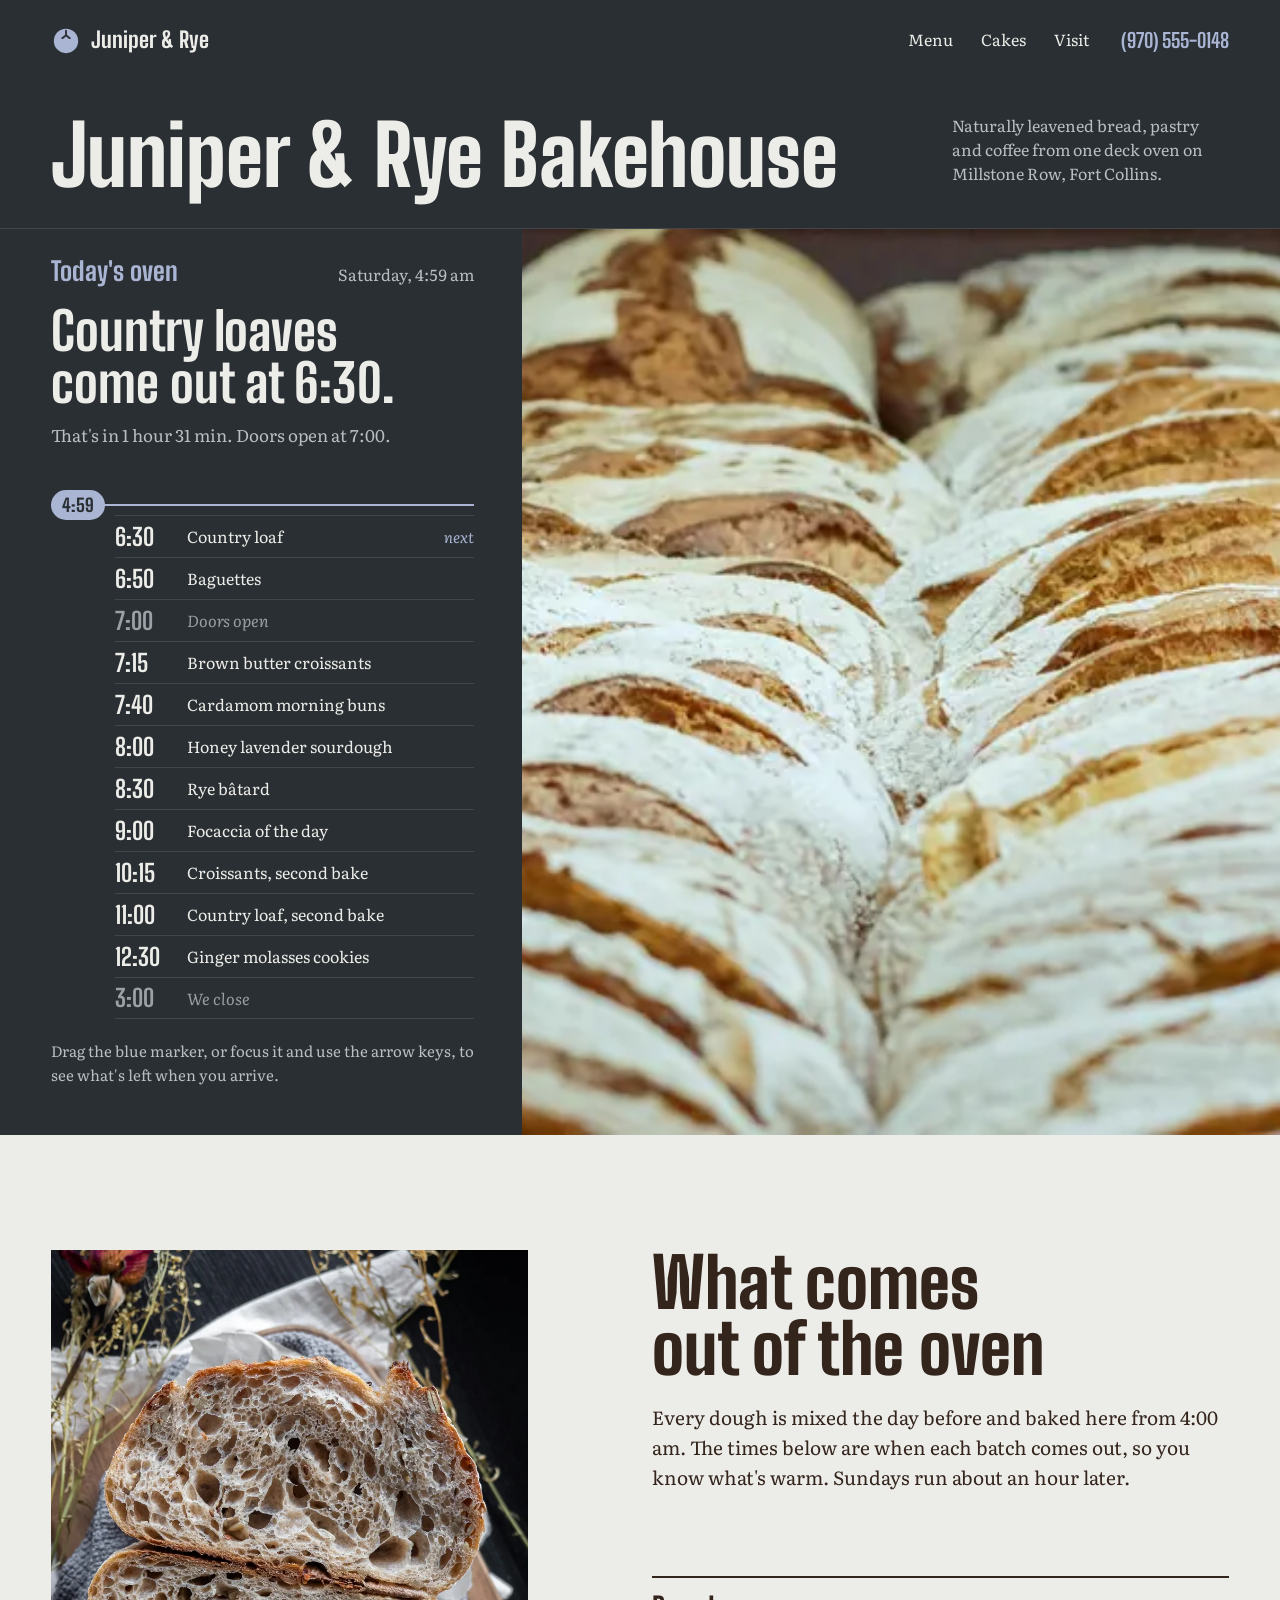
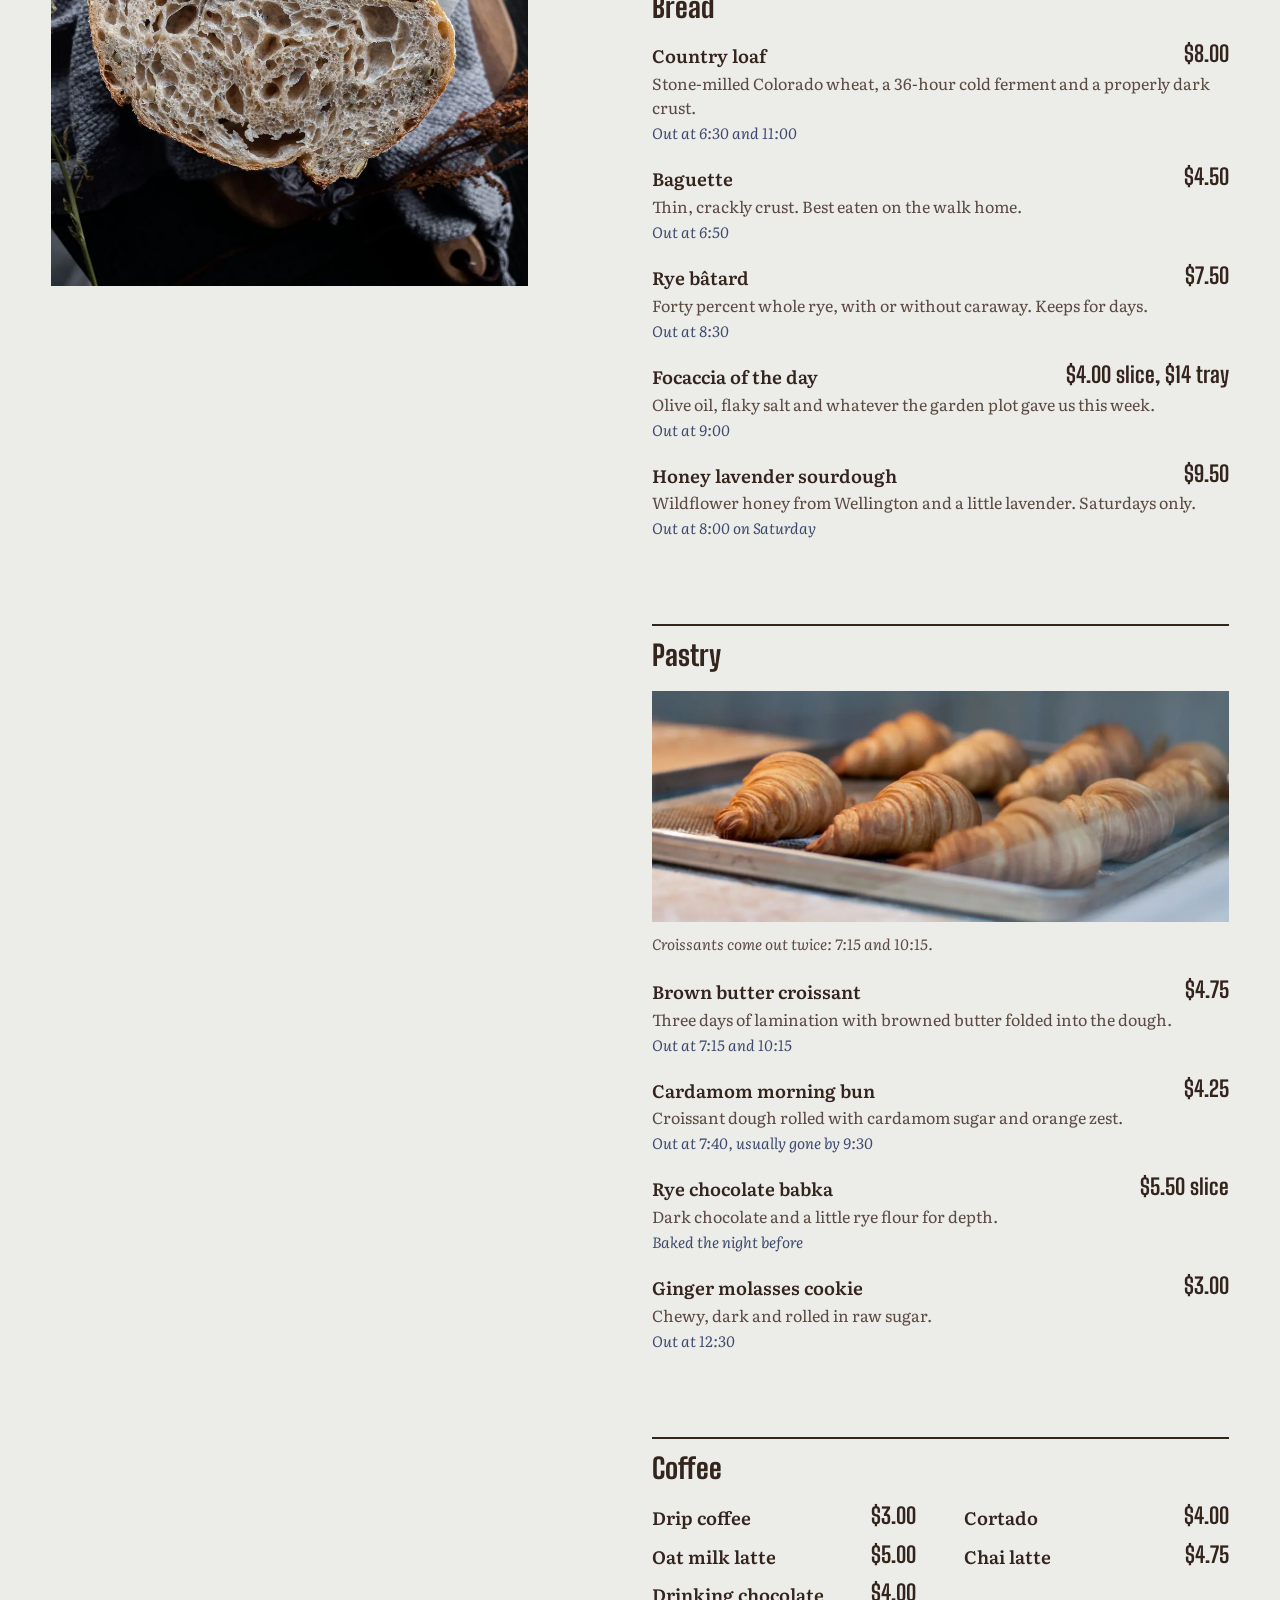
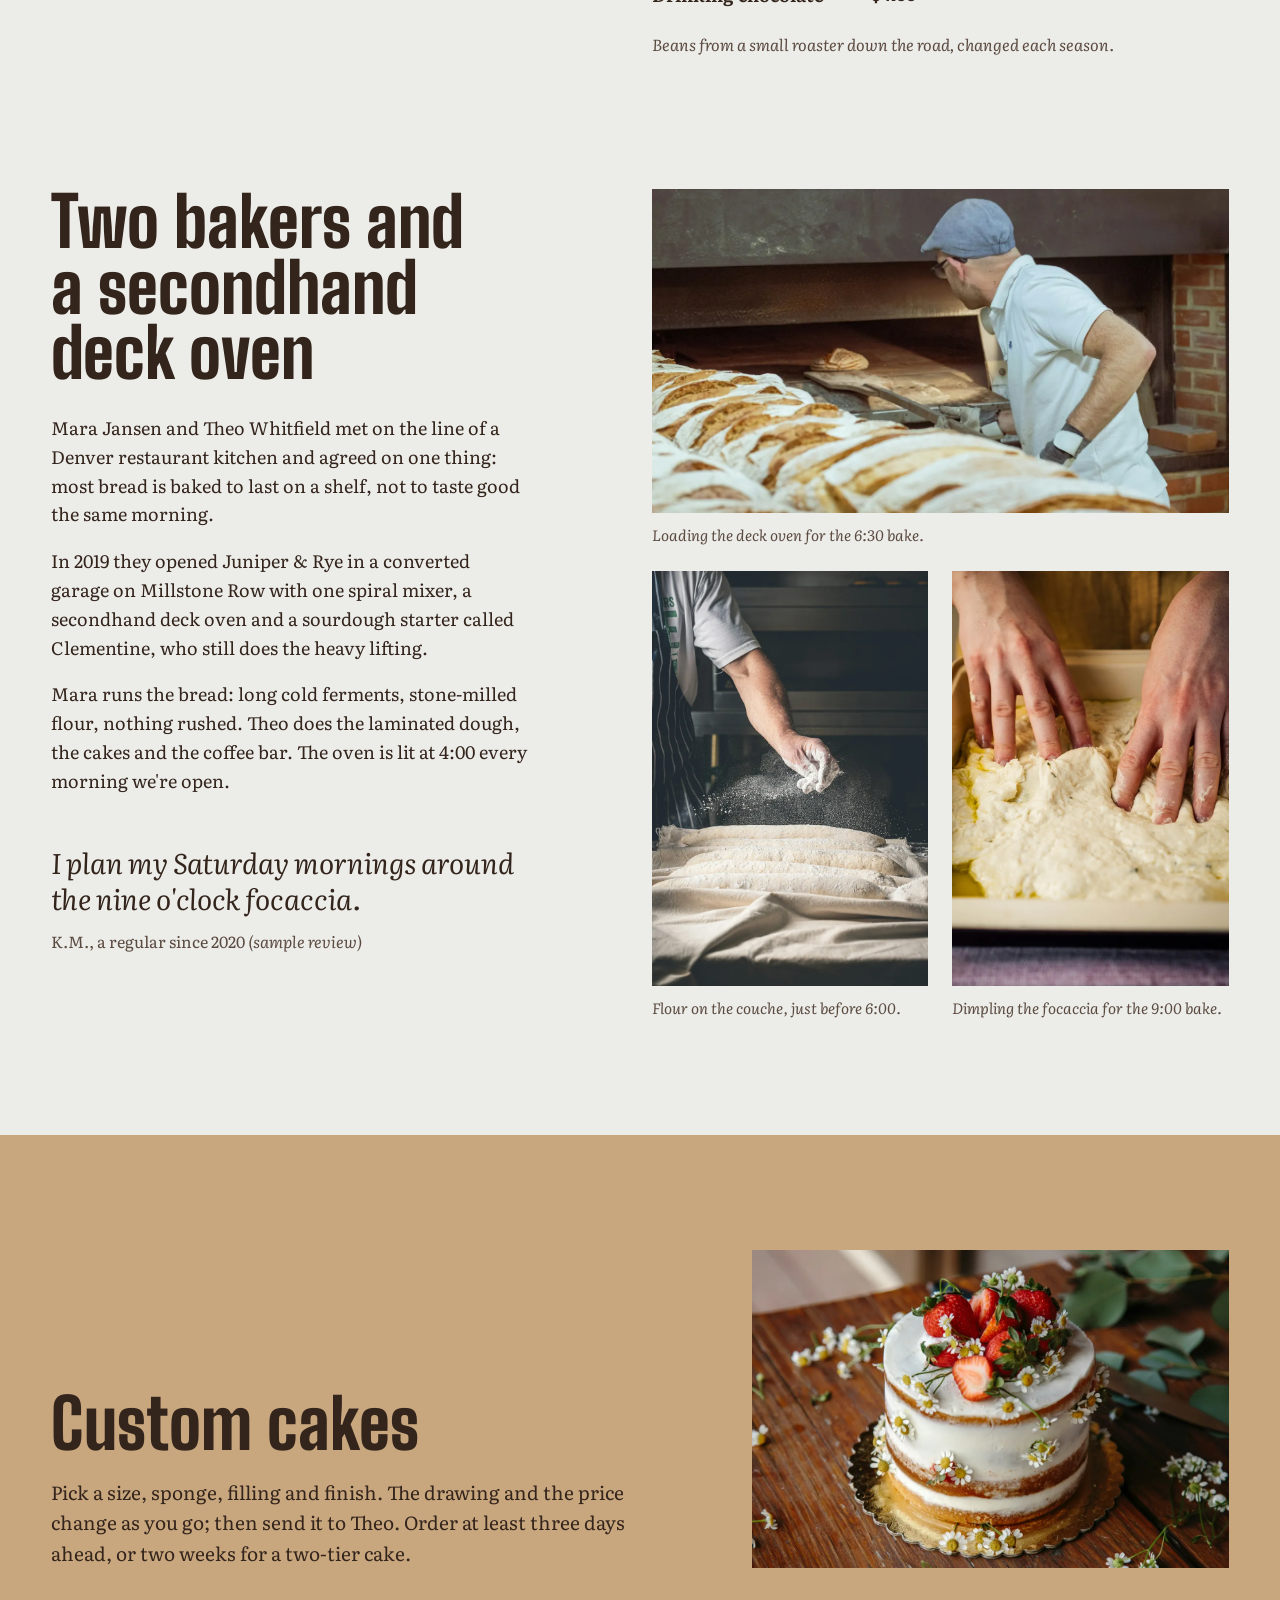
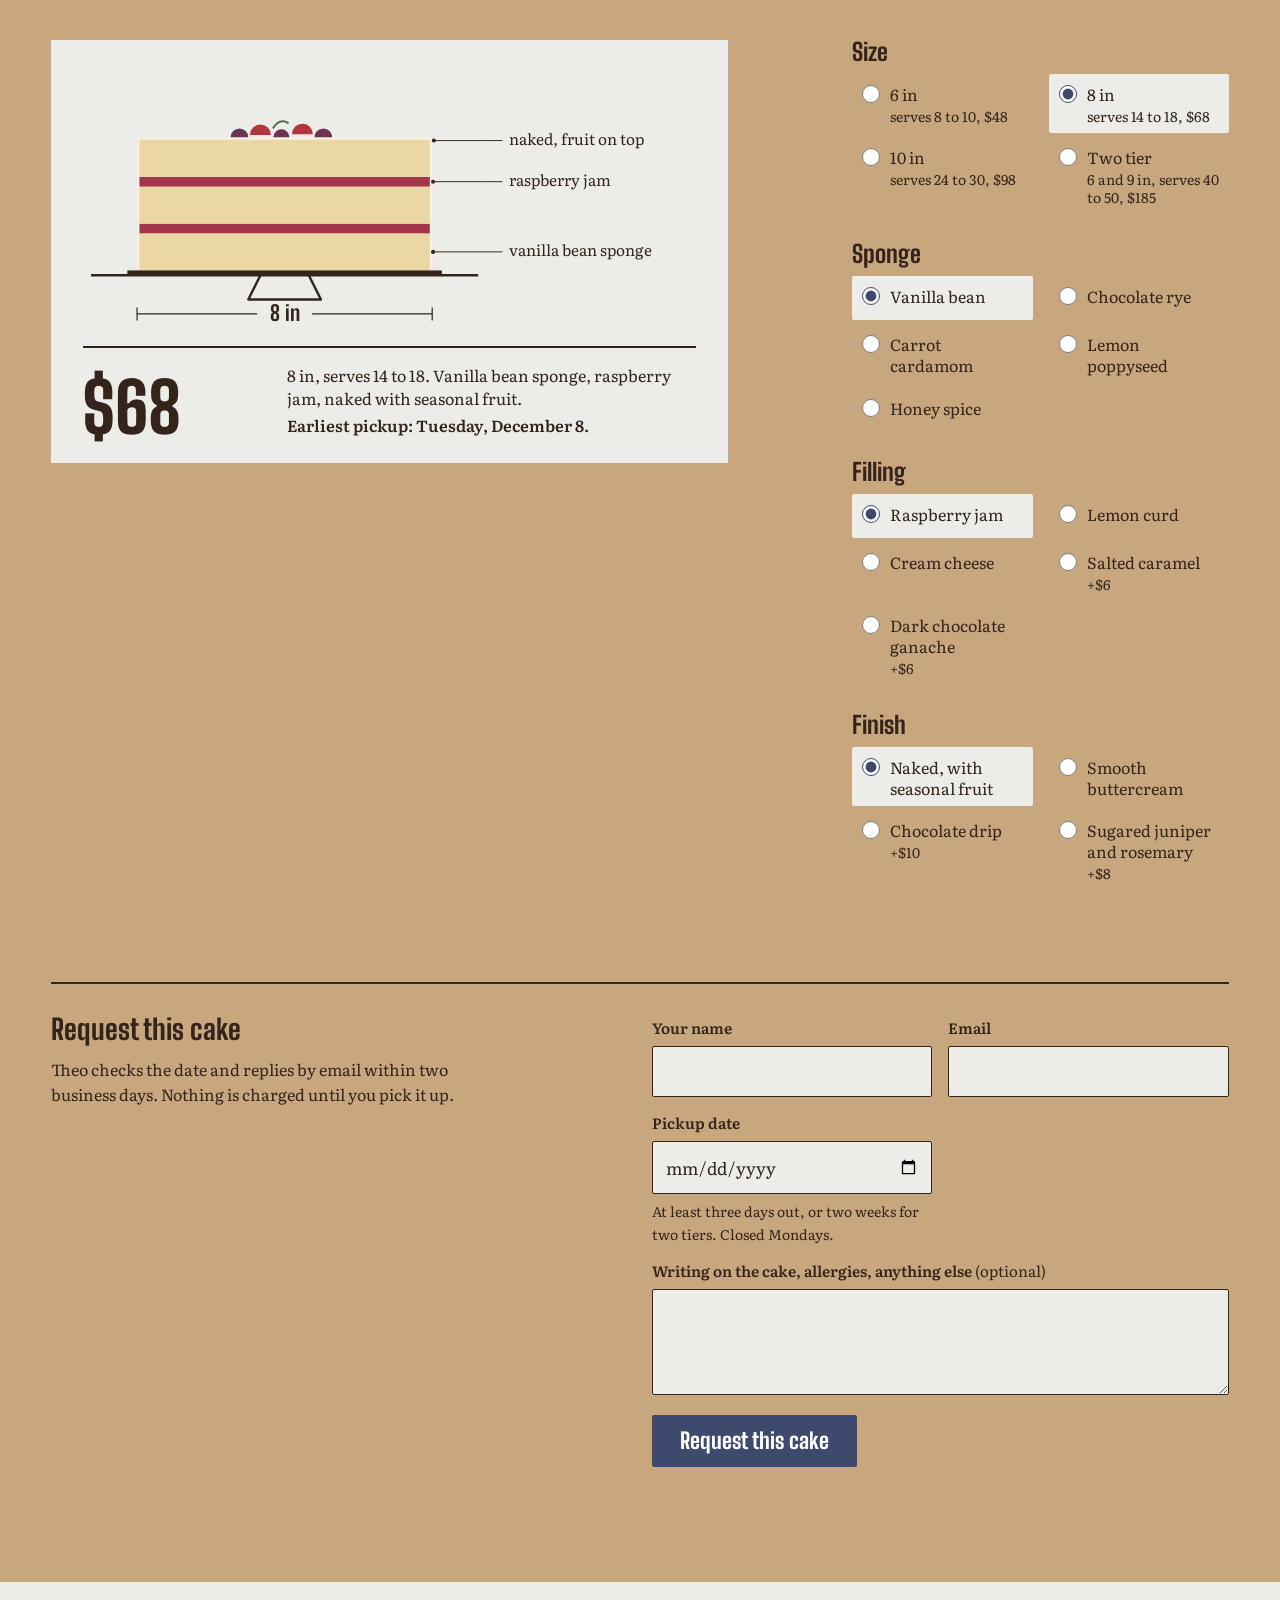
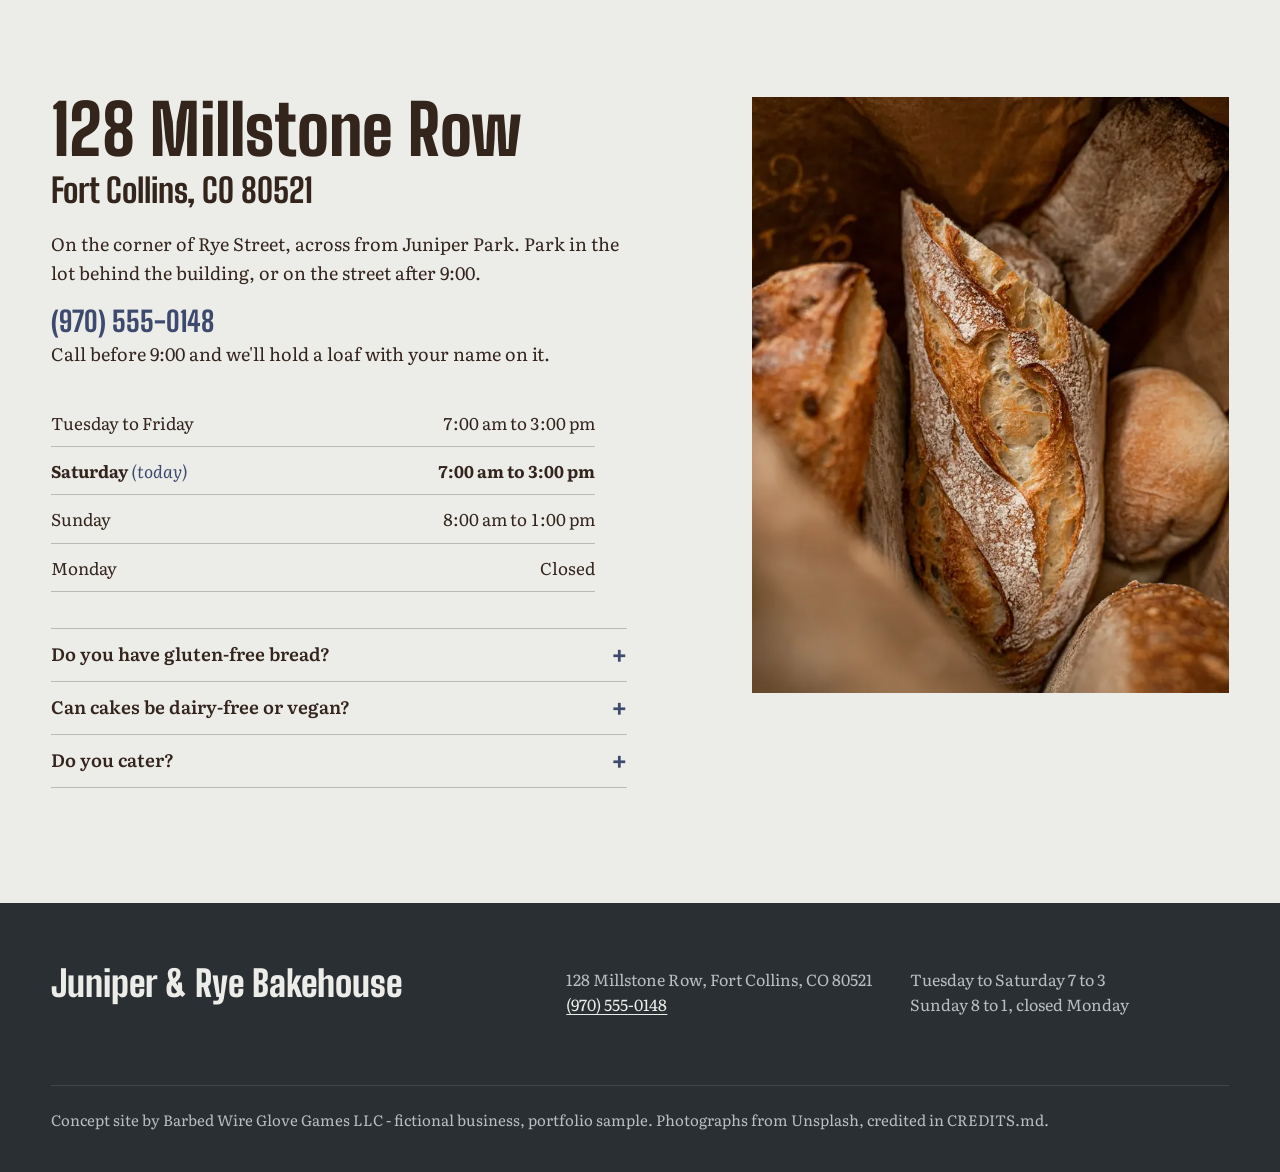
<file: juniper-rye-bakehouse/index.html>
<!DOCTYPE html>
<html lang="en">
<head>
<meta charset="utf-8">
<meta name="viewport" content="width=device-width, initial-scale=1">
<title>Juniper &amp; Rye Bakehouse | Sourdough bread and pastry in Fort Collins</title>
<meta name="description" content="Naturally leavened bread, croissants and coffee on Millstone Row in Fort Collins. See what's in the oven right now, what comes out next, and order a custom cake.">
<meta name="theme-color" content="#2A2F33">
<meta property="og:type" content="website">
<meta property="og:site_name" content="Juniper &amp; Rye Bakehouse">
<meta property="og:title" content="Juniper &amp; Rye Bakehouse, Fort Collins">
<meta property="og:description" content="What's in the oven right now, what comes out next, and custom cakes to order.">
<meta property="og:image" content="img/oven.webp">
<meta property="og:image:width" content="1300">
<meta property="og:image:height" content="731">
<meta property="og:image:alt" content="A baker sliding scored country loaves into a deck oven">
<link rel="icon" href="data:image/svg+xml,%3Csvg xmlns='http://www.w3.org/2000/svg' viewBox='0 0 32 32'%3E%3Ccircle cx='16' cy='17' r='13' fill='%233D4A6E'/%3E%3Cpath d='M16 6v5M16 11l-4 3M16 11l4 3' stroke='%23A9B5D3' stroke-width='2' stroke-linecap='round' fill='none'/%3E%3C/svg%3E">
<link rel="stylesheet" href="css/styles.css">
<script type="application/ld+json">
{
  "@context": "https://schema.org",
  "@type": "Bakery",
  "name": "Juniper & Rye Bakehouse",
  "description": "Neighborhood bakery in Fort Collins, Colorado: naturally leavened bread, pastry, coffee and custom cakes. Fictional business (portfolio sample).",
  "image": "img/oven.webp",
  "telephone": "+1-970-555-0148",
  "priceRange": "$$",
  "servesCuisine": ["Bakery", "Coffee"],
  "address": {
    "@type": "PostalAddress",
    "streetAddress": "128 Millstone Row",
    "addressLocality": "Fort Collins",
    "addressRegion": "CO",
    "postalCode": "80521",
    "addressCountry": "US"
  },
  "openingHoursSpecification": [
    {"@type": "OpeningHoursSpecification", "dayOfWeek": ["Tuesday", "Wednesday", "Thursday", "Friday", "Saturday"], "opens": "07:00", "closes": "15:00"},
    {"@type": "OpeningHoursSpecification", "dayOfWeek": "Sunday", "opens": "08:00", "closes": "13:00"}
  ]
}
</script>
</head>
<body>
<a class="skip" href="#oven">Skip to today's oven</a>

<header class="sign">
  <div class="wrap sign__bar">
    <a class="mark" href="#top" aria-label="Juniper &amp; Rye Bakehouse, back to top">
      <svg viewBox="0 0 32 32" width="30" height="30" aria-hidden="true"><circle cx="16" cy="17" r="13" fill="#A9B5D3"/><path d="M16 6v5M16 11l-4 3M16 11l4 3" stroke="#2A2F33" stroke-width="2" stroke-linecap="round" fill="none"/></svg>
      <span>Juniper &amp; Rye</span>
    </a>
    <nav class="nav" aria-label="Main">
      <a href="#menu">Menu</a>
      <a href="#cakes">Cakes</a>
      <a href="#visit">Visit</a>
    </nav>
    <a class="sign__phone" href="tel:+19705550148">(970) 555-0148</a>
  </div>
  <div class="wrap sign__head" id="top">
    <h1 class="sign__name">Juniper &amp; Rye Bakehouse</h1>
    <p class="sign__sub">Naturally leavened bread, pastry and coffee from one deck oven on Millstone Row, Fort Collins.</p>
  </div>
</header>

<main>
  <section class="oven" id="oven" aria-labelledby="board-title">
    <div class="board" id="board">
      <div class="board__top">
        <h2 class="board__title" id="board-title">Today's oven</h2>
        <p class="board__clock" id="board-clock">Tuesday, 8:12 am</p>
      </div>
      <p class="board__say" id="board-say">Focaccia comes out at 9:00.</p>
      <p class="board__more" id="board-more">Country loaves, baguettes and croissants are on the shelf now.</p>

      <div class="rail" id="rail">
        <ol class="bakes" id="bakes" aria-label="Bake schedule">
          <li class="bake"><span class="bake__t">6:30</span><span class="bake__n">Country loaf</span><span class="bake__s"></span></li>
          <li class="bake"><span class="bake__t">6:50</span><span class="bake__n">Baguettes</span><span class="bake__s"></span></li>
          <li class="bake is-event"><span class="bake__t">7:00</span><span class="bake__n">Doors open</span><span class="bake__s"></span></li>
          <li class="bake"><span class="bake__t">7:15</span><span class="bake__n">Brown butter croissants</span><span class="bake__s"></span></li>
          <li class="bake"><span class="bake__t">7:40</span><span class="bake__n">Cardamom morning buns</span><span class="bake__s"></span></li>
          <li class="bake"><span class="bake__t">8:30</span><span class="bake__n">Rye bâtard</span><span class="bake__s"></span></li>
          <li class="bake"><span class="bake__t">9:00</span><span class="bake__n">Focaccia of the day</span><span class="bake__s"></span></li>
          <li class="bake"><span class="bake__t">10:15</span><span class="bake__n">Croissants, second bake</span><span class="bake__s"></span></li>
          <li class="bake"><span class="bake__t">11:00</span><span class="bake__n">Country loaf, second bake</span><span class="bake__s"></span></li>
          <li class="bake"><span class="bake__t">12:30</span><span class="bake__n">Ginger molasses cookies</span><span class="bake__s"></span></li>
          <li class="bake is-event"><span class="bake__t">3:00</span><span class="bake__n">We close</span><span class="bake__s"></span></li>
        </ol>
        <div class="needle" id="needle" hidden>
          <div class="needle__line"></div>
          <div class="needle__handle" id="needle-handle" role="slider" tabindex="0" aria-label="Arrival time" aria-valuemin="0" aria-valuemax="1440" aria-valuenow="0">
            <span class="needle__tag" id="needle-tag">now</span>
          </div>
        </div>
      </div>

      <div class="board__foot">
        <p class="board__hint" id="board-hint">Drag the blue marker, or focus it and use the arrow keys, to see what's left when you arrive.</p>
        <button class="board__reset" id="board-reset" type="button" hidden>Back to now</button>
      </div>
      <p class="visually-hidden" id="board-live" aria-live="polite"></p>
    </div>

    <figure class="oven__photo">
      <picture>
        <source media="(max-width: 900px)" srcset="img/loaves-800.webp" width="800" height="450">
        <img src="img/loaves.webp" width="1300" height="1408" alt="Two long rows of scored country loaves on the oven loader, waiting in front of the deck oven" fetchpriority="high">
      </picture>
    </figure>
  </section>

  <section class="menu" id="menu" aria-labelledby="menu-title">
    <div class="wrap menu__grid">
      <div class="menu__intro">
        <h2 class="h2" id="menu-title">What comes out of the oven</h2>
        <p class="lede">Every dough is mixed the day before and baked here from 4:00 am. The times below are when each batch comes out, so you know what's warm. Sundays run about an hour later.</p>
      </div>
      <figure class="ph menu__crumb">
        <img src="img/crumb.webp" width="900" height="1200" loading="lazy" alt="A country loaf torn in half, showing an open, glossy crumb">
      </figure>

      <div class="menu__list">
        <div class="menu__group">
          <h3 class="h3">Bread</h3>
          <dl class="items">
            <div class="item"><dt>Country loaf</dt><dd class="item__p">$8.00</dd><dd class="item__d">Stone-milled Colorado wheat, a 36-hour cold ferment and a properly dark crust.</dd><dd class="item__w">Out at 6:30 and 11:00</dd></div>
            <div class="item"><dt>Baguette</dt><dd class="item__p">$4.50</dd><dd class="item__d">Thin, crackly crust. Best eaten on the walk home.</dd><dd class="item__w">Out at 6:50</dd></div>
            <div class="item"><dt>Rye bâtard</dt><dd class="item__p">$7.50</dd><dd class="item__d">Forty percent whole rye, with or without caraway. Keeps for days.</dd><dd class="item__w">Out at 8:30</dd></div>
            <div class="item"><dt>Focaccia of the day</dt><dd class="item__p">$4.00 slice, $14 tray</dd><dd class="item__d">Olive oil, flaky salt and whatever the garden plot gave us this week.</dd><dd class="item__w">Out at 9:00</dd></div>
            <div class="item"><dt>Honey lavender sourdough</dt><dd class="item__p">$9.50</dd><dd class="item__d">Wildflower honey from Wellington and a little lavender. Saturdays only.</dd><dd class="item__w">Out at 8:00 on Saturday</dd></div>
          </dl>
        </div>

        <div class="menu__group">
          <h3 class="h3">Pastry</h3>
          <figure class="ph menu__croissant">
            <img src="img/croissants.webp" width="1200" height="797" loading="lazy" alt="Croissants lined up on a steel sheet pan">
            <figcaption>Croissants come out twice: 7:15 and 10:15.</figcaption>
          </figure>
          <dl class="items">
            <div class="item"><dt>Brown butter croissant</dt><dd class="item__p">$4.75</dd><dd class="item__d">Three days of lamination with browned butter folded into the dough.</dd><dd class="item__w">Out at 7:15 and 10:15</dd></div>
            <div class="item"><dt>Cardamom morning bun</dt><dd class="item__p">$4.25</dd><dd class="item__d">Croissant dough rolled with cardamom sugar and orange zest.</dd><dd class="item__w">Out at 7:40, usually gone by 9:30</dd></div>
            <div class="item"><dt>Rye chocolate babka</dt><dd class="item__p">$5.50 slice</dd><dd class="item__d">Dark chocolate and a little rye flour for depth.</dd><dd class="item__w">Baked the night before</dd></div>
            <div class="item"><dt>Ginger molasses cookie</dt><dd class="item__p">$3.00</dd><dd class="item__d">Chewy, dark and rolled in raw sugar.</dd><dd class="item__w">Out at 12:30</dd></div>
          </dl>
        </div>

        <div class="menu__group">
          <h3 class="h3">Coffee</h3>
          <dl class="items items--short">
            <div class="item"><dt>Drip coffee</dt><dd class="item__p">$3.00</dd></div>
            <div class="item"><dt>Cortado</dt><dd class="item__p">$4.00</dd></div>
            <div class="item"><dt>Oat milk latte</dt><dd class="item__p">$5.00</dd></div>
            <div class="item"><dt>Chai latte</dt><dd class="item__p">$4.75</dd></div>
            <div class="item"><dt>Drinking chocolate</dt><dd class="item__p">$4.00</dd></div>
          </dl>
          <p class="note">Beans from a small roaster down the road, changed each season.</p>
        </div>
      </div>
    </div>
  </section>

  <section class="story" id="about" aria-labelledby="story-title">
    <div class="wrap story__grid">
      <div class="story__text">
        <h2 class="h2" id="story-title">Two bakers and a secondhand deck oven</h2>
        <p>Mara Jansen and Theo Whitfield met on the line of a Denver restaurant kitchen and agreed on one thing: most bread is baked to last on a shelf, not to taste good the same morning.</p>
        <p>In 2019 they opened Juniper &amp; Rye in a converted garage on Millstone Row with one spiral mixer, a secondhand deck oven and a sourdough starter called Clementine, who still does the heavy lifting.</p>
        <p>Mara runs the bread: long cold ferments, stone-milled flour, nothing rushed. Theo does the laminated dough, the cakes and the coffee bar. The oven is lit at 4:00 every morning we're open.</p>
        <blockquote class="quote">
          <p>I plan my Saturday mornings around the nine o'clock focaccia.</p>
          <footer>K.M., a regular since 2020 <span class="quote__tag">(sample review)</span></footer>
        </blockquote>
      </div>
      <figure class="ph story__wide">
        <img src="img/oven.webp" width="1300" height="731" loading="lazy" alt="A baker in a flat cap slides a peel into the deck oven while scored loaves wait in the foreground">
        <figcaption>Loading the deck oven for the 6:30 bake.</figcaption>
      </figure>
      <figure class="ph story__tall story__tall--a">
        <img src="img/flour.webp" width="800" height="1200" loading="lazy" alt="Flour falling from a baker's hand onto loaves resting on a linen couche">
        <figcaption>Flour on the couche, just before 6:00.</figcaption>
      </figure>
      <figure class="ph story__tall story__tall--b">
        <img src="img/focaccia.webp" width="800" height="1200" loading="lazy" alt="Two hands pressing dimples into oiled focaccia dough in a pan">
        <figcaption>Dimpling the focaccia for the 9:00 bake.</figcaption>
      </figure>
    </div>
  </section>

  <section class="cakes" id="cakes" aria-labelledby="cakes-title">
    <div class="wrap">
      <div class="cakes__head">
        <div class="cakes__intro">
          <h2 class="h2" id="cakes-title">Custom cakes</h2>
          <p class="lede">Pick a size, sponge, filling and finish. The drawing and the price change as you go; then send it to Theo. Order at least three days ahead, or two weeks for a two-tier cake.</p>
        </div>
        <figure class="ph cakes__photo">
          <img src="img/cake.webp" width="1200" height="800" loading="lazy" alt="A naked vanilla layer cake topped with strawberries and small white flowers">
        </figure>
      </div>

      <form class="cakeform" id="cake-form" novalidate>
        <div class="builder">
          <div class="sheet" id="cake-sheet">
            <svg id="cake-svg" viewBox="0 95 760 327" role="img" aria-labelledby="cake-svg-title">
              <title id="cake-svg-title">Cross-section drawing of your cake</title>
              <g id="cake-layers"></g>
              <g id="cake-deco"></g>
              <line x1="10" y1="352" x2="490" y2="352" stroke="#33241C" stroke-width="3"/>
              <path d="M220 352 L205 382 H295 L280 352" fill="none" stroke="#33241C" stroke-width="3" stroke-linejoin="round"/>
              <g id="cake-dim" font-family="Big Shoulders, sans-serif" font-size="26" font-weight="700" fill="#33241C">
                <line id="dim-line" x1="70" y1="400" x2="430" y2="400" stroke="#33241C" stroke-width="1.5"/>
                <line id="dim-l" x1="70" y1="392" x2="70" y2="408" stroke="#33241C" stroke-width="1.5"/>
                <line id="dim-r" x1="430" y1="392" x2="430" y2="408" stroke="#33241C" stroke-width="1.5"/>
                <rect id="dim-bg" x="220" y="386" width="60" height="28" fill="#ECECE8"/>
                <text id="dim-text" x="250" y="409" text-anchor="middle">8 in</text>
              </g>
              <g id="cake-labels" font-family="Literata, serif" font-size="19" fill="#33241C"></g>
            </svg>
            <div class="sheet__foot">
              <p class="sheet__price"><span class="visually-hidden">Estimated price: </span><span id="cake-price">$68</span></p>
              <div class="sheet__info">
                <p class="sheet__sum" id="cake-sum">8 in, serves 14 to 18. Vanilla bean sponge, raspberry jam, naked with seasonal fruit.</p>
                <p class="sheet__ready" id="cake-ready">Earliest pickup: Thursday, October 1.</p>
              </div>
            </div>
          </div>

          <div class="options">
            <fieldset class="opt">
              <legend>Size</legend>
              <label><input type="radio" name="size" value="6" data-price="48"> <span>6 in <small>serves 8 to 10, $48</small></span></label>
              <label><input type="radio" name="size" value="8" data-price="68" checked> <span>8 in <small>serves 14 to 18, $68</small></span></label>
              <label><input type="radio" name="size" value="10" data-price="98"> <span>10 in <small>serves 24 to 30, $98</small></span></label>
              <label><input type="radio" name="size" value="tier" data-price="185"> <span>Two tier <small>6 and 9 in, serves 40 to 50, $185</small></span></label>
            </fieldset>
            <fieldset class="opt">
              <legend>Sponge</legend>
              <label><input type="radio" name="sponge" value="vanilla" checked> <span>Vanilla bean</span></label>
              <label><input type="radio" name="sponge" value="chocolate"> <span>Chocolate rye</span></label>
              <label><input type="radio" name="sponge" value="carrot"> <span>Carrot cardamom</span></label>
              <label><input type="radio" name="sponge" value="lemon"> <span>Lemon poppyseed</span></label>
              <label><input type="radio" name="sponge" value="honey"> <span>Honey spice</span></label>
            </fieldset>
            <fieldset class="opt">
              <legend>Filling</legend>
              <label><input type="radio" name="filling" value="raspberry" checked> <span>Raspberry jam</span></label>
              <label><input type="radio" name="filling" value="lemon"> <span>Lemon curd</span></label>
              <label><input type="radio" name="filling" value="cream"> <span>Cream cheese</span></label>
              <label><input type="radio" name="filling" value="caramel" data-price="6"> <span>Salted caramel <small>+$6</small></span></label>
              <label><input type="radio" name="filling" value="ganache" data-price="6"> <span>Dark chocolate ganache <small>+$6</small></span></label>
            </fieldset>
            <fieldset class="opt">
              <legend>Finish</legend>
              <label><input type="radio" name="finish" value="naked" checked> <span>Naked, with seasonal fruit</span></label>
              <label><input type="radio" name="finish" value="buttercream"> <span>Smooth buttercream</span></label>
              <label><input type="radio" name="finish" value="drip" data-price="10"> <span>Chocolate drip <small>+$10</small></span></label>
              <label><input type="radio" name="finish" value="juniper" data-price="8"> <span>Sugared juniper and rosemary <small>+$8</small></span></label>
            </fieldset>
          </div>
        </div>

        <div class="request">
          <div class="request__intro">
            <h3 class="h3">Request this cake</h3>
            <p>Theo checks the date and replies by email within two business days. Nothing is charged until you pick it up.</p>
          </div>
          <div class="request__fields">
            <div class="field">
              <label for="f-name">Your name</label>
              <input id="f-name" name="name" type="text" autocomplete="name" required aria-describedby="e-name">
              <p class="field__err" id="e-name"></p>
            </div>
            <div class="field">
              <label for="f-email">Email</label>
              <input id="f-email" name="email" type="email" autocomplete="email" required aria-describedby="e-email">
              <p class="field__err" id="e-email"></p>
            </div>
            <div class="field">
              <label for="f-date">Pickup date</label>
              <input id="f-date" name="date" type="date" required aria-describedby="h-date e-date">
              <p class="field__help" id="h-date">At least three days out, or two weeks for two tiers. Closed Mondays.</p>
              <p class="field__err" id="e-date"></p>
            </div>
            <div class="field field--wide">
              <label for="f-notes">Writing on the cake, allergies, anything else <span class="opt-tag">(optional)</span></label>
              <textarea id="f-notes" name="notes" rows="3"></textarea>
            </div>
            <button class="btn" type="submit">Request this cake</button>
            <p class="done" id="cake-done" tabindex="-1" hidden></p>
          </div>
        </div>
      </form>
    </div>
  </section>

  <section class="visit" id="visit" aria-labelledby="visit-title">
    <div class="wrap visit__grid">
      <div class="visit__text">
        <h2 class="h2" id="visit-title">128 Millstone Row</h2>
        <p class="addr">Fort Collins, CO 80521</p>
        <p>On the corner of Rye Street, across from Juniper Park. Park in the lot behind the building, or on the street after 9:00.</p>
        <p><a class="tel" href="tel:+19705550148">(970) 555-0148</a><br>Call before 9:00 and we'll hold a loaf with your name on it.</p>

        <table class="hours" aria-label="Opening hours">
          <tbody>
            <tr data-days="2 3 4 5"><th scope="row">Tuesday to Friday</th><td>7:00 am to 3:00 pm</td></tr>
            <tr data-days="6"><th scope="row">Saturday</th><td>7:00 am to 3:00 pm</td></tr>
            <tr data-days="0"><th scope="row">Sunday</th><td>8:00 am to 1:00 pm</td></tr>
            <tr data-days="1"><th scope="row">Monday</th><td>Closed</td></tr>
          </tbody>
        </table>

        <div class="faq">
          <details>
            <summary>Do you have gluten-free bread?</summary>
            <p>A buckwheat and oat loaf on Saturdays. It's baked in the same oven as everything else, so it isn't safe for celiac disease.</p>
          </details>
          <details>
            <summary>Can cakes be dairy-free or vegan?</summary>
            <p>Most sponges can. Mention it in your cake request and Theo will tell you which fillings work.</p>
          </details>
          <details>
            <summary>Do you cater?</summary>
            <p>Pastry boxes, bread baskets and coffee for up to about 80 people. Give us a week's notice.</p>
          </details>
        </div>
      </div>
      <figure class="ph visit__photo">
        <img src="img/bag.webp" width="1200" height="800" loading="lazy" alt="A baguette, a boule and a roll inside a brown paper bag">
      </figure>
    </div>
  </section>
</main>

<footer class="foot">
  <div class="wrap foot__grid">
    <p class="foot__name">Juniper &amp; Rye Bakehouse</p>
    <p>128 Millstone Row, Fort Collins, CO 80521<br><a href="tel:+19705550148">(970) 555-0148</a></p>
    <p>Tuesday to Saturday 7 to 3<br>Sunday 8 to 1, closed Monday</p>
    <p class="foot__legal">Concept site by Barbed Wire Glove Games LLC - fictional business, portfolio sample. Photographs from Unsplash, credited in CREDITS.md.</p>
  </div>
</footer>

<div class="dock" aria-label="Quick actions">
  <a class="dock__call" href="tel:+19705550148">Call to hold a loaf</a>
  <a class="dock__cake" href="#cakes">Order a cake</a>
</div>

<script src="vendor/gsap.min.js" defer></script>
<script src="js/main.js" defer></script>
</body>
</html>
</file>
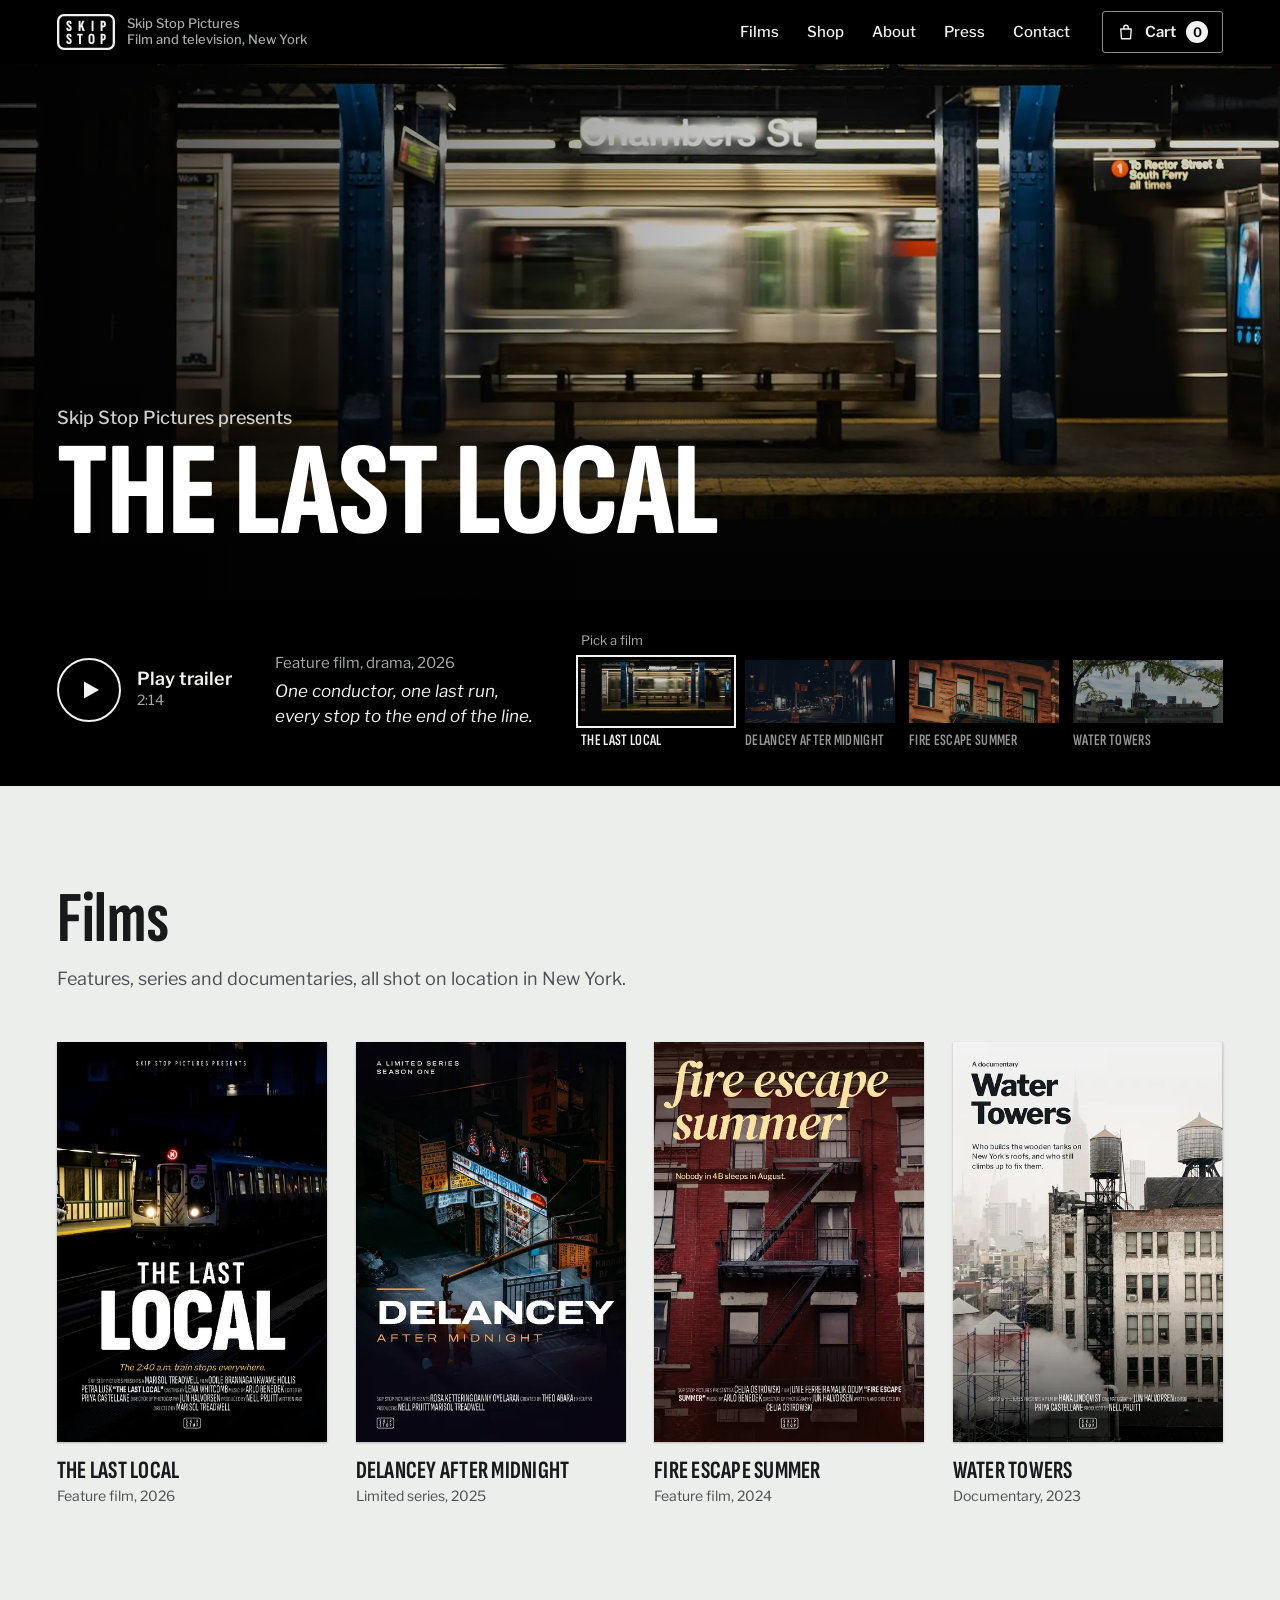
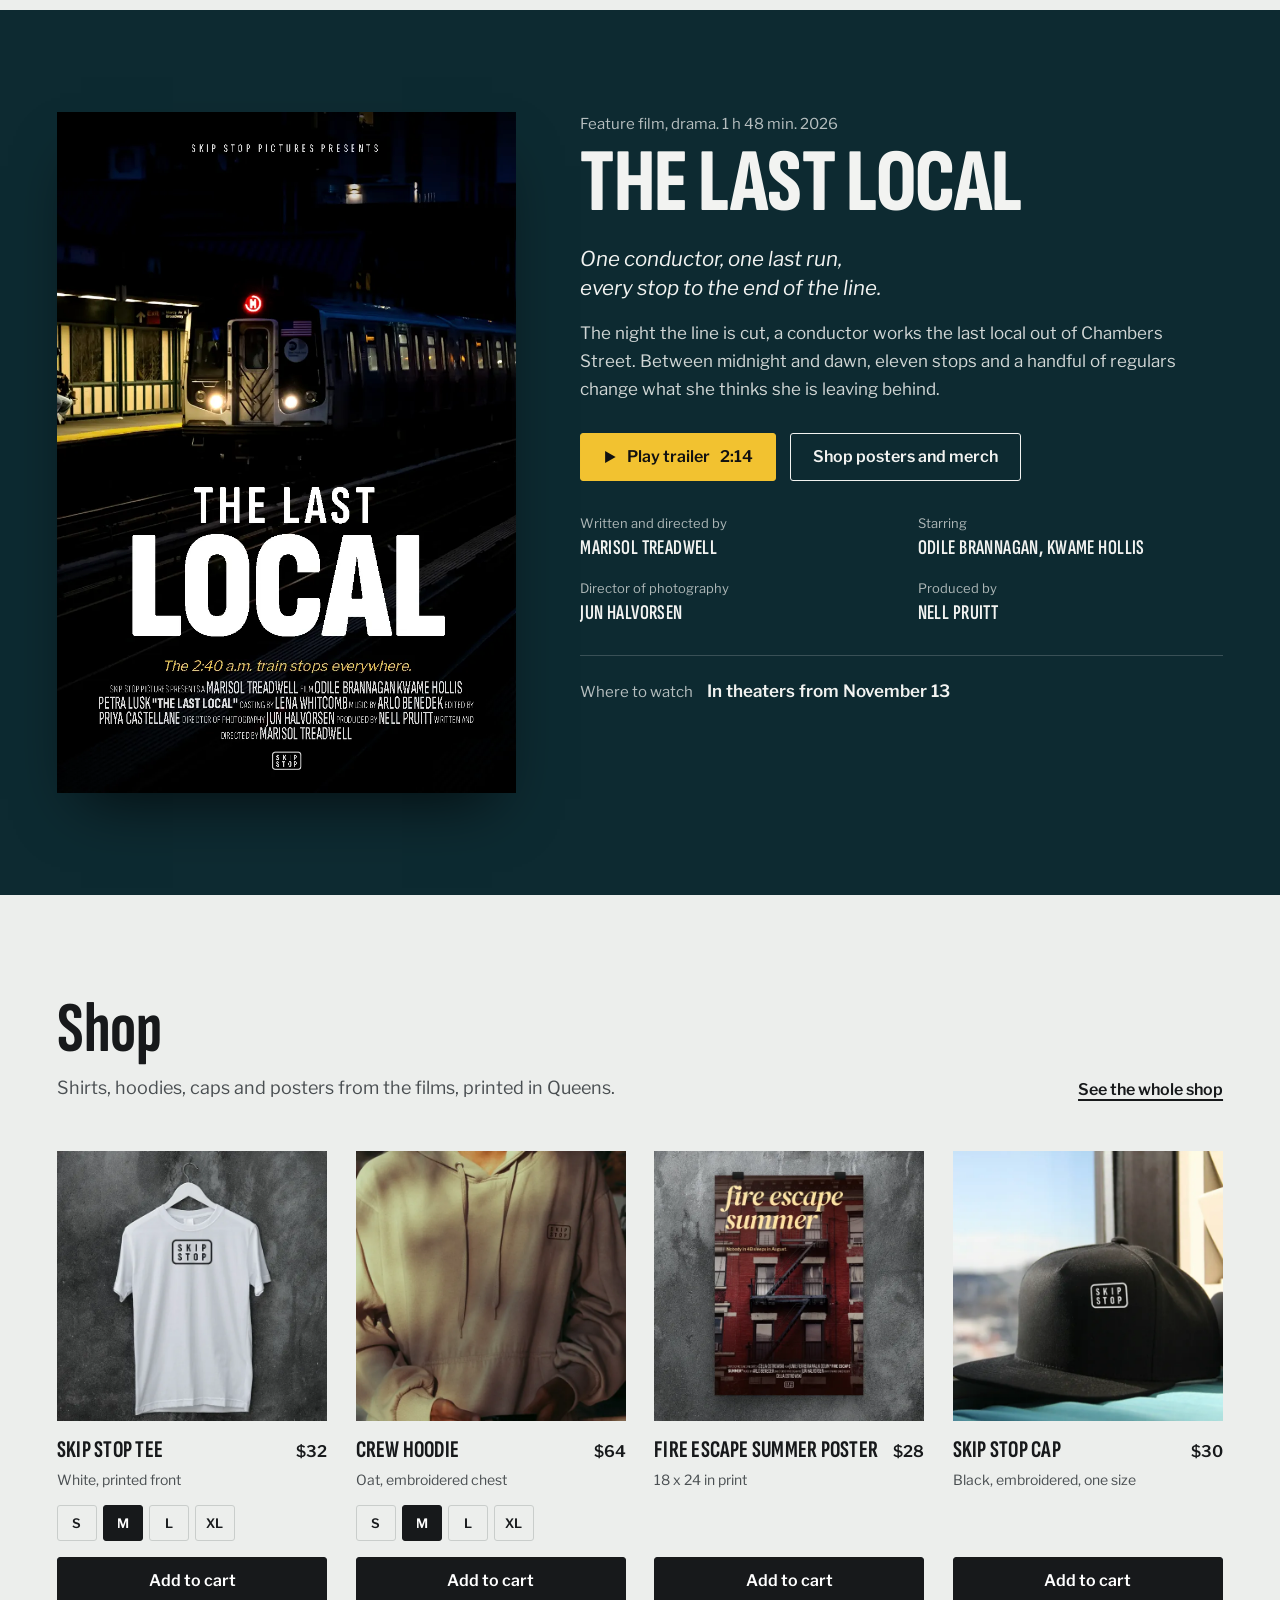
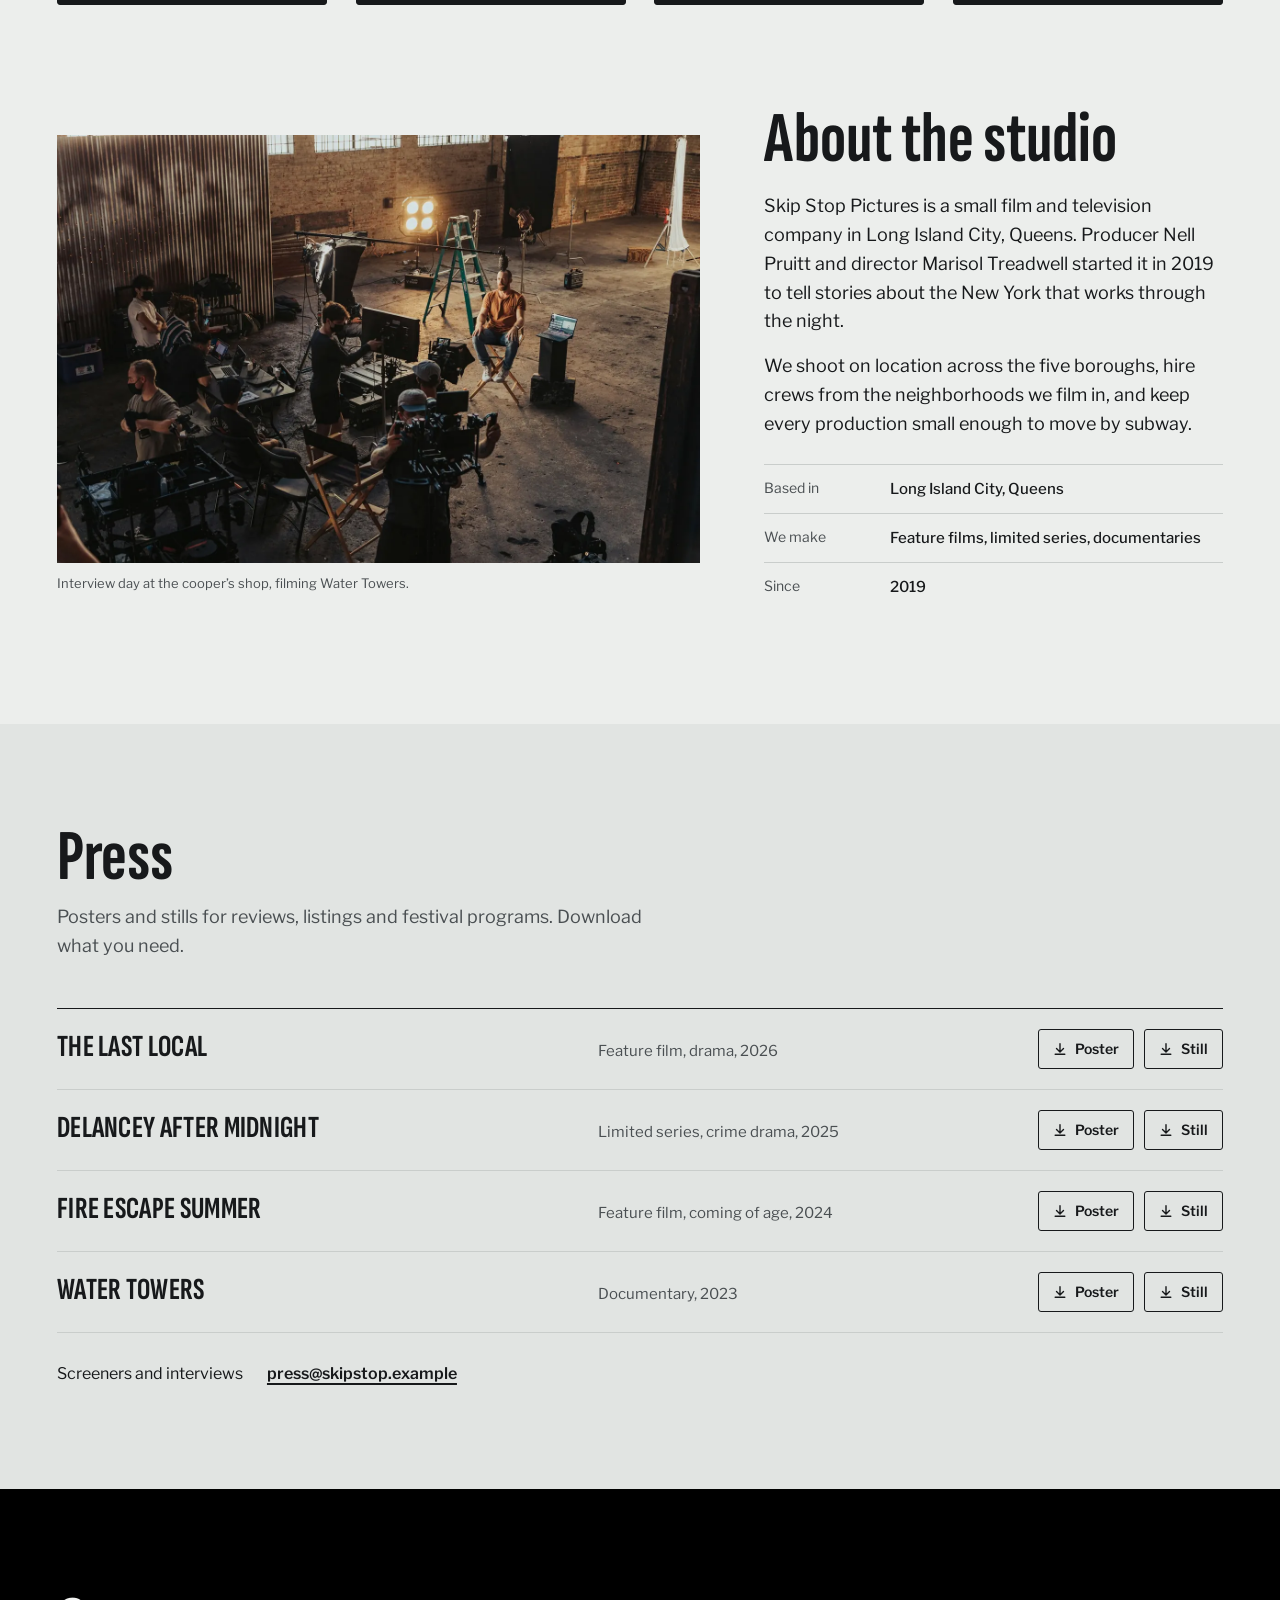
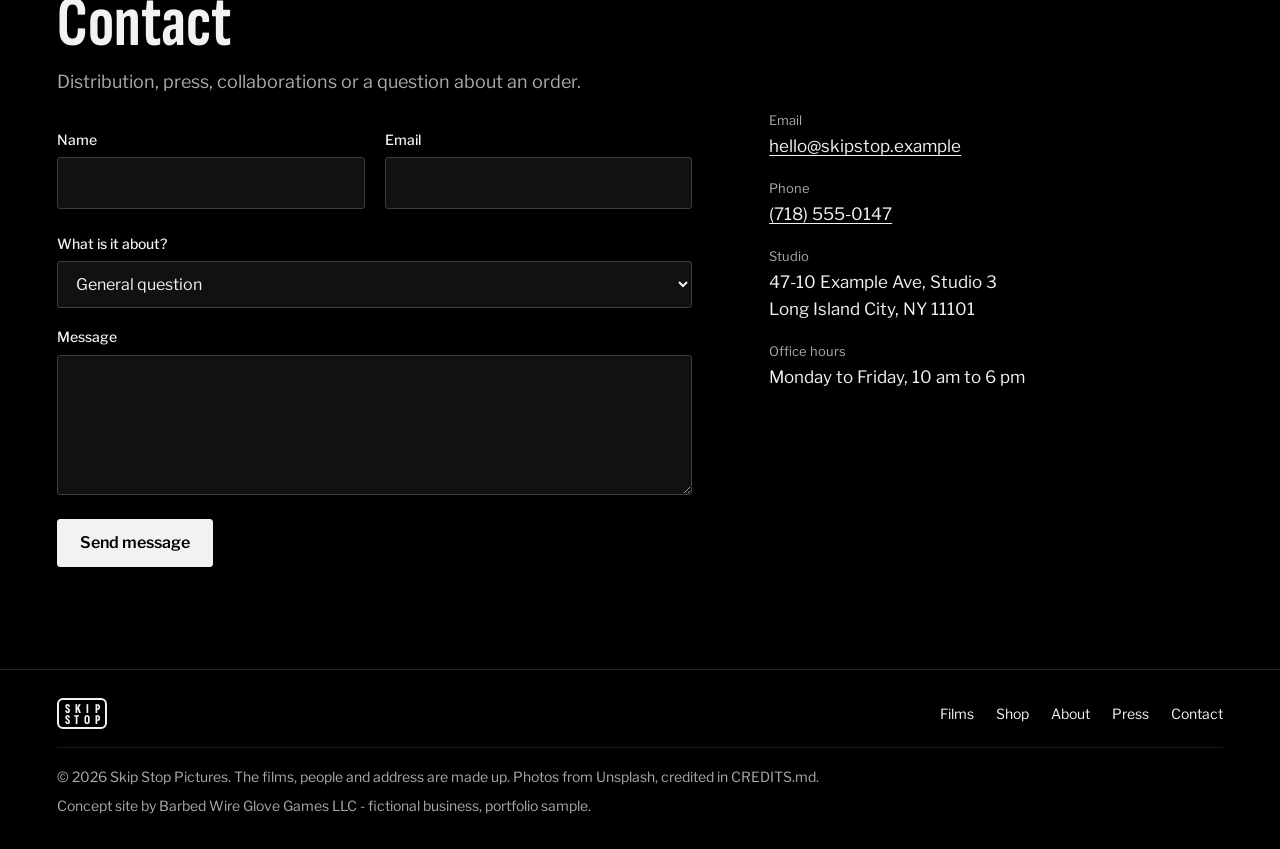
<file: skip-stop-pictures/index.html>
<!doctype html>
<html lang="en">
<head>
<meta charset="utf-8">
<meta name="viewport" content="width=device-width, initial-scale=1">
<title>Skip Stop Pictures | Films and series made in New York</title>
<meta name="description" content="Skip Stop Pictures is a film and television production company in Queens, New York. Watch the trailers, see the films and series, and shop posters, tees and hoodies.">
<link rel="canonical" href="https://ausomea.github.io/cvc-web-portfolio/skip-stop-pictures/">
<meta property="og:type" content="website">
<meta property="og:site_name" content="Skip Stop Pictures">
<meta property="og:title" content="Skip Stop Pictures | Films and series made in New York">
<meta property="og:description" content="Trailers, films and merch from a production company in Queens, New York.">
<meta property="og:url" content="https://ausomea.github.io/cvc-web-portfolio/skip-stop-pictures/">
<meta property="og:image" content="https://ausomea.github.io/cvc-web-portfolio/skip-stop-pictures/img/og.jpg">
<meta property="og:image:width" content="1200">
<meta property="og:image:height" content="630">
<meta property="og:image:alt" content="A subway train blurs past an empty bench on a station platform at night.">
<meta name="twitter:card" content="summary_large_image">
<meta name="theme-color" content="#000000">
<link rel="icon" href="data:image/svg+xml,%3Csvg xmlns='http://www.w3.org/2000/svg' viewBox='0 0 32 32'%3E%3Crect width='32' height='32' rx='4' fill='%23000'/%3E%3Crect x='5' y='8.5' width='22' height='15' rx='3.5' fill='none' stroke='%23fff' stroke-width='2.2'/%3E%3Cpath d='M10 14h12M10 18h12' stroke='%23fff' stroke-width='2.2'/%3E%3C/svg%3E">
<link rel="stylesheet" href="css/site.css">
<script type="application/ld+json">
{
  "@context": "https://schema.org",
  "@type": "Organization",
  "name": "Skip Stop Pictures",
  "description": "Fictional concept business (portfolio sample). Film and television production company in Long Island City, Queens: feature films, limited series and documentaries, plus posters and merch.",
  "url": "https://ausomea.github.io/cvc-web-portfolio/skip-stop-pictures/",
  "image": "https://ausomea.github.io/cvc-web-portfolio/skip-stop-pictures/img/og.jpg",
  "email": "hello@skipstop.example",
  "telephone": "+1-718-555-0147",
  "foundingDate": "2019",
  "address": {
    "@type": "PostalAddress",
    "streetAddress": "47-10 Example Ave, Studio 3",
    "addressLocality": "Long Island City",
    "addressRegion": "NY",
    "postalCode": "11101",
    "addressCountry": "US"
  }
}
</script>
</head>
<body>
<a class="skip" href="#films">Skip to the films</a>

<svg width="0" height="0" style="position:absolute" aria-hidden="true">
  <symbol id="gate" viewBox="0 0 100 62">
    <rect x="2" y="2" width="96" height="58" rx="10" fill="none" stroke="currentColor" stroke-width="4"/>
    <text x="50" y="29" text-anchor="middle" textLength="70" lengthAdjust="spacing" font-family="Sofia Sans Extra Condensed, Arial Narrow, sans-serif" font-weight="800" font-size="27" fill="currentColor">SKIP</text>
    <text x="50" y="52" text-anchor="middle" textLength="70" lengthAdjust="spacing" font-family="Sofia Sans Extra Condensed, Arial Narrow, sans-serif" font-weight="800" font-size="27" fill="currentColor">STOP</text>
  </symbol>
  <symbol id="i-play" viewBox="0 0 20 20"><path d="M3 1.5v17l15-8.5z" fill="currentColor"/></symbol>
  <symbol id="i-bag" viewBox="0 0 24 24"><path d="M5 8h14l-1 13H6L5 8Zm4 0V6a3 3 0 0 1 6 0v2" fill="none" stroke="currentColor" stroke-width="1.8" stroke-linejoin="round"/></symbol>
  <symbol id="i-x" viewBox="0 0 16 16"><path d="M3 3l10 10M13 3L3 13" stroke="currentColor" stroke-width="2" stroke-linecap="round"/></symbol>
  <symbol id="i-lock" viewBox="0 0 16 16"><path d="M4 7V5a4 4 0 0 1 8 0v2M3 7h10v8H3z" fill="none" stroke="currentColor" stroke-width="1.6" stroke-linejoin="round"/></symbol>
  <symbol id="i-down" viewBox="0 0 16 16"><path d="M8 2v9M4 7.5 8 11.5l4-4M2.5 14h11" fill="none" stroke="currentColor" stroke-width="1.6" stroke-linecap="round" stroke-linejoin="round"/></symbol>
</svg>

<header class="nav">
  <div class="wrap">
    <a class="brand" href="index.html" aria-label="Skip Stop Pictures, home">
      <svg viewBox="0 0 100 62" aria-hidden="true"><use href="#gate"/></svg>
      <small>Skip Stop Pictures<br>Film and television, New York</small>
    </a>
    <ul class="nav-links" id="navLinks">
      <li><a href="#films">Films</a></li>
      <li><a href="shop.html">Shop</a></li>
      <li><a href="#about">About</a></li>
      <li><a href="#press">Press</a></li>
      <li><a href="#contact">Contact</a></li>
    </ul>
    <button class="cart-btn" type="button" data-cart-open aria-label="Open cart">
      <svg aria-hidden="true"><use href="#i-bag"/></svg>Cart <span class="cart-count" data-cart-count>0</span>
    </button>
    <button class="menu-btn" type="button" aria-expanded="false" aria-controls="navLinks" aria-label="Menu">
      <svg viewBox="0 0 24 24" aria-hidden="true"><path d="M3 7h18M3 12h18M3 17h18" stroke="currentColor" stroke-width="2" stroke-linecap="round"/></svg>
    </button>
  </div>
</header>

<main>
  <!-- Opening titles: letterboxed still, title card, trailer control and reel -->
  <section class="hero intro" id="top" aria-label="Trailer">
    <div class="stage">
      <picture class="still">
        <source media="(max-width: 720px)" srcset="img/still-last-local-m.webp" id="heroSrcM">
        <img id="heroImg" src="img/still-last-local.webp" width="1920" height="803" alt="A subway train blurs past an empty bench on the Chambers Street platform at night" fetchpriority="high">
      </picture>
      <div class="scrim"></div>
      <h1 class="titlecard"><span class="presents">Skip Stop Pictures presents</span> <span class="t" id="heroTitle">The Last Local</span></h1>
      <div class="cut" aria-hidden="true"></div>
    </div>
    <div class="bar">
      <button class="play" type="button" data-trailer>
        <span class="disc" aria-hidden="true"><svg><use href="#i-play"/></svg></span>
        <span><b>Play trailer</b><span class="len" id="heroLen">2:14</span></span>
      </button>
      <div class="meta">
        <p class="kind" id="heroKind">Feature film, drama, 2026</p>
        <p class="logline" id="heroLog">One conductor, one last run, every stop to the end of the line.</p>
      </div>
      <div class="reel">
        <p id="reelLabel">Pick a film</p>
        <ul aria-labelledby="reelLabel">
          <li><button type="button" data-film="last-local" aria-pressed="true"><img src="img/still-last-local-thumb.webp" width="480" height="201" alt=""><span>The Last Local</span></button></li>
          <li><button type="button" data-film="delancey" aria-pressed="false"><img src="img/still-delancey-thumb.webp" width="480" height="201" alt=""><span>Delancey After Midnight</span></button></li>
          <li><button type="button" data-film="fire-escape" aria-pressed="false"><img src="img/still-fire-escape-thumb.webp" width="480" height="201" alt=""><span>Fire Escape Summer</span></button></li>
          <li><button type="button" data-film="water-towers" aria-pressed="false"><img src="img/still-water-towers-thumb.webp" width="480" height="201" alt=""><span>Water Towers</span></button></li>
        </ul>
      </div>
    </div>
  </section>

  <!-- Films: one-sheets -->
  <section class="section on-light" id="films">
    <div class="wrap">
      <div class="head">
        <div>
          <h2>Films</h2>
          <p>Features, series and documentaries, all shot on location in New York.</p>
        </div>
      </div>
      <ul class="wall">
        <li><a href="#film" data-film="last-local">
          <div class="sheet"><img src="img/poster-last-local-480.webp" width="480" height="711" loading="lazy" alt="Poster for The Last Local: an elevated subway train pulls into a platform at night"><span class="open"><span>Film details</span><span>Trailer 2:14</span></span></div>
          <h3>The Last Local</h3><p>Feature film, 2026</p></a></li>
        <li><a href="#film" data-film="delancey">
          <div class="sheet"><img src="img/poster-delancey-480.webp" width="480" height="711" loading="lazy" alt="Poster for Delancey After Midnight: a street corner seen from above at night"><span class="open"><span>Series details</span><span>Trailer 1:52</span></span></div>
          <h3>Delancey After Midnight</h3><p>Limited series, 2025</p></a></li>
        <li><a href="#film" data-film="fire-escape">
          <div class="sheet"><img src="img/poster-fire-escape-480.webp" width="480" height="711" loading="lazy" alt="Poster for Fire Escape Summer: fire escapes on a red brick building"><span class="open"><span>Film details</span><span>Trailer 2:01</span></span></div>
          <h3>Fire Escape Summer</h3><p>Feature film, 2024</p></a></li>
        <li><a href="#film" data-film="water-towers">
          <div class="sheet"><img src="img/poster-water-towers-480.webp" width="480" height="711" loading="lazy" alt="Poster for Water Towers: wooden water tanks on New York rooftops in fog"><span class="open"><span>Film details</span><span>Trailer 1:38</span></span></div>
          <h3>Water Towers</h3><p>Documentary, 2023</p></a></li>
      </ul>
    </div>
  </section>

  <!-- Featured film -->
  <section class="section feature" id="film" aria-labelledby="featTitle">
    <div class="wrap feature-grid">
      <div class="feature-poster"><img id="featPoster" src="img/poster-last-local.webp" width="840" height="1244" loading="lazy" alt="Poster for The Last Local"></div>
      <div>
        <p class="kind" id="featKind">Feature film, drama. 1 h 48 min. 2026</p>
        <h2 id="featTitle">The Last Local</h2>
        <p class="logline" id="featLog">One conductor, one last run, every stop to the end of the line.</p>
        <p class="synopsis" id="featSyn">The night the line is cut, a conductor works the last local out of Chambers Street. Between midnight and dawn, eleven stops and a handful of regulars change what she thinks she is leaving behind.</p>
        <div class="actions">
          <button class="btn btn-accent" type="button" data-trailer><svg aria-hidden="true"><use href="#i-play"/></svg>Play trailer <span id="featLen">2:14</span></button>
          <a class="btn btn-ghost" href="shop.html">Shop posters and merch</a>
        </div>
        <dl class="credits" id="featCredits">
          <div><dt>Written and directed by</dt><dd>Marisol Treadwell</dd></div>
          <div><dt>Starring</dt><dd>Odile Brannagan, Kwame Hollis</dd></div>
          <div><dt>Director of photography</dt><dd>Jun Halvorsen</dd></div>
          <div><dt>Produced by</dt><dd>Nell Pruitt</dd></div>
        </dl>
        <p class="watch"><span>Where to watch</span> <strong id="featWatch">In theaters from November 13</strong></p>
      </div>
    </div>
  </section>

  <!-- Merch preview -->
  <section class="section on-light" id="shop">
    <div class="wrap">
      <div class="head">
        <div>
          <h2>Shop</h2>
          <p>Shirts, hoodies, caps and posters from the films, printed in Queens.</p>
        </div>
        <a class="text-link" href="shop.html">See the whole shop</a>
      </div>
      <ul class="products">
        <li class="product" data-product="tee">
          <div class="shot"><img src="img/shop-tee.webp" width="640" height="640" loading="lazy" alt="White t-shirt with the Skip Stop logo printed on the chest, hanging on a concrete wall"></div>
          <div class="row"><h3>Skip Stop tee</h3><span class="price">$32</span></div>
          <p class="detail">White, printed front</p>
          <fieldset class="sizes"><legend>Size</legend>
            <label><input type="radio" name="size-tee" value="S"><span>S</span></label><label><input type="radio" name="size-tee" value="M" checked><span>M</span></label><label><input type="radio" name="size-tee" value="L"><span>L</span></label><label><input type="radio" name="size-tee" value="XL"><span>XL</span></label>
          </fieldset>
          <div class="spacer"></div>
          <button class="btn btn-ink add" type="button" data-add="tee">Add to cart</button>
        </li>
        <li class="product" data-product="hoodie">
          <div class="shot"><img src="img/shop-hoodie.webp" width="640" height="640" loading="lazy" alt="Oat hoodie with a small embroidered Skip Stop logo, worn on a city sidewalk"></div>
          <div class="row"><h3>Crew hoodie</h3><span class="price">$64</span></div>
          <p class="detail">Oat, embroidered chest</p>
          <fieldset class="sizes"><legend>Size</legend>
            <label><input type="radio" name="size-hoodie" value="S"><span>S</span></label><label><input type="radio" name="size-hoodie" value="M" checked><span>M</span></label><label><input type="radio" name="size-hoodie" value="L"><span>L</span></label><label><input type="radio" name="size-hoodie" value="XL"><span>XL</span></label>
          </fieldset>
          <div class="spacer"></div>
          <button class="btn btn-ink add" type="button" data-add="hoodie">Add to cart</button>
        </li>
        <li class="product" data-product="print">
          <div class="shot"><img src="img/shop-print.webp" width="640" height="640" loading="lazy" alt="Fire Escape Summer poster print clipped to a concrete wall"></div>
          <div class="row"><h3>Fire Escape Summer poster</h3><span class="price">$28</span></div>
          <p class="detail">18 x 24 in print</p>
          <div class="spacer"></div>
          <button class="btn btn-ink add" type="button" data-add="print">Add to cart</button>
        </li>
        <li class="product" data-product="cap">
          <div class="shot"><img src="img/shop-cap.webp" width="640" height="640" loading="lazy" alt="Black cap with a white embroidered Skip Stop logo on a window sill above the city"></div>
          <div class="row"><h3>Skip Stop cap</h3><span class="price">$30</span></div>
          <p class="detail">Black, embroidered, one size</p>
          <div class="spacer"></div>
          <button class="btn btn-ink add" type="button" data-add="cap">Add to cart</button>
        </li>
      </ul>
    </div>
  </section>

  <!-- About -->
  <section class="section on-light" id="about">
    <div class="wrap about-grid">
      <figure>
        <img src="img/about-crew.webp" width="1400" height="934" loading="lazy" alt="A film crew sets up an interview in a brick warehouse, lights and monitors around the camera">
        <figcaption>Interview day at the cooper’s shop, filming Water Towers.</figcaption>
      </figure>
      <div class="about-copy">
        <h2>About the studio</h2>
        <p>Skip Stop Pictures is a small film and television company in Long Island City, Queens. Producer Nell Pruitt and director Marisol Treadwell started it in 2019 to tell stories about the New York that works through the night.</p>
        <p>We shoot on location across the five boroughs, hire crews from the neighborhoods we film in, and keep every production small enough to move by subway.</p>
        <dl class="facts">
          <div><dt>Based in</dt><dd>Long Island City, Queens</dd></div>
          <div><dt>We make</dt><dd>Feature films, limited series, documentaries</dd></div>
          <div><dt>Since</dt><dd>2019</dd></div>
        </dl>
      </div>
    </div>
  </section>

  <!-- Press kit -->
  <section class="section press on-light" id="press">
    <div class="wrap">
      <div class="head">
        <div>
          <h2>Press</h2>
          <p>Posters and stills for reviews, listings and festival programs. Download what you need.</p>
        </div>
      </div>
      <ul class="kit">
        <li>
          <h3>The Last Local</h3><p>Feature film, drama, 2026</p>
          <div class="dl"><a href="img/poster-last-local.webp" download="skip-stop-the-last-local-poster.webp"><svg aria-hidden="true"><use href="#i-down"/></svg>Poster<span class="visually-hidden">, The Last Local</span></a><a href="img/still-last-local.webp" download="skip-stop-the-last-local-still.webp"><svg aria-hidden="true"><use href="#i-down"/></svg>Still<span class="visually-hidden">, The Last Local</span></a></div>
        </li>
        <li>
          <h3>Delancey After Midnight</h3><p>Limited series, crime drama, 2025</p>
          <div class="dl"><a href="img/poster-delancey.webp" download="skip-stop-delancey-after-midnight-poster.webp"><svg aria-hidden="true"><use href="#i-down"/></svg>Poster<span class="visually-hidden">, Delancey After Midnight</span></a><a href="img/still-delancey.webp" download="skip-stop-delancey-after-midnight-still.webp"><svg aria-hidden="true"><use href="#i-down"/></svg>Still<span class="visually-hidden">, Delancey After Midnight</span></a></div>
        </li>
        <li>
          <h3>Fire Escape Summer</h3><p>Feature film, coming of age, 2024</p>
          <div class="dl"><a href="img/poster-fire-escape.webp" download="skip-stop-fire-escape-summer-poster.webp"><svg aria-hidden="true"><use href="#i-down"/></svg>Poster<span class="visually-hidden">, Fire Escape Summer</span></a><a href="img/still-fire-escape.webp" download="skip-stop-fire-escape-summer-still.webp"><svg aria-hidden="true"><use href="#i-down"/></svg>Still<span class="visually-hidden">, Fire Escape Summer</span></a></div>
        </li>
        <li>
          <h3>Water Towers</h3><p>Documentary, 2023</p>
          <div class="dl"><a href="img/poster-water-towers.webp" download="skip-stop-water-towers-poster.webp"><svg aria-hidden="true"><use href="#i-down"/></svg>Poster<span class="visually-hidden">, Water Towers</span></a><a href="img/still-water-towers.webp" download="skip-stop-water-towers-still.webp"><svg aria-hidden="true"><use href="#i-down"/></svg>Still<span class="visually-hidden">, Water Towers</span></a></div>
        </li>
      </ul>
      <div class="press-foot">
        <span>Screeners and interviews</span>
        <a class="text-link" href="mailto:press@skipstop.example">press@skipstop.example</a>
      </div>
    </div>
  </section>

  <!-- Contact -->
  <section class="section contact" id="contact">
    <div class="wrap contact-grid">
      <div>
        <h2>Contact</h2>
        <p class="lead">Distribution, press, collaborations or a question about an order.</p>
        <form class="form" id="contactForm" novalidate>
          <div class="field"><label for="cName">Name</label><input id="cName" name="name" autocomplete="name" required><span class="err" aria-live="polite"></span></div>
          <div class="field"><label for="cEmail">Email</label><input id="cEmail" name="email" type="email" autocomplete="email" required><span class="err" aria-live="polite"></span></div>
          <div class="field full"><label for="cTopic">What is it about?</label>
            <select id="cTopic" name="topic"><option>General question</option><option>Press and screeners</option><option>Distribution and sales</option><option>A shop order</option></select></div>
          <div class="field full"><label for="cMsg">Message</label><textarea id="cMsg" name="message" required></textarea><span class="err" aria-live="polite"></span></div>
          <button class="btn" type="submit">Send message</button>
        </form>
      </div>
      <div class="details">
        <dl>
          <div><dt>Email</dt><dd><a href="mailto:hello@skipstop.example">hello@skipstop.example</a></dd></div>
          <div><dt>Phone</dt><dd><a href="tel:+17185550147">(718) 555-0147</a></dd></div>
          <div><dt>Studio</dt><dd>47-10 Example Ave, Studio 3<br>Long Island City, NY 11101</dd></div>
          <div><dt>Office hours</dt><dd>Monday to Friday, 10 am to 6 pm</dd></div>
        </dl>
      </div>
    </div>
  </section>
</main>

<footer class="footer">
  <div class="wrap">
    <a class="brand" href="index.html" aria-label="Skip Stop Pictures, home"><svg viewBox="0 0 100 62" aria-hidden="true"><use href="#gate"/></svg></a>
    <nav aria-label="Footer"><a href="#films">Films</a><a href="shop.html">Shop</a><a href="#about">About</a><a href="#press">Press</a><a href="#contact">Contact</a></nav>
    <div class="credit">
      <p>&copy; 2026 Skip Stop Pictures. The films, people and address are made up. Photos from Unsplash, credited in CREDITS.md.</p>
      <p>Concept site by Barbed Wire Glove Games LLC - fictional business, portfolio sample.</p>
    </div>
  </div>
</footer>

<dialog class="lightbox" id="lightbox" aria-labelledby="lbTitle">
  <div class="lb-top">
    <div><h2 id="lbTitle">The Last Local</h2><p id="lbMeta">Official trailer, 2:14</p></div>
    <button class="lb-close" type="button" data-close><svg aria-hidden="true"><use href="#i-x"/></svg>Close</button>
  </div>
  <div class="player">
    <img id="lbImg" src="img/still-last-local.webp" width="1920" height="803" alt="">
    <div class="placeholder">
      <span class="big" aria-hidden="true"><svg><use href="#i-play"/></svg></span>
      <strong>Trailer plays here</strong>
      <small>This is a portfolio sample, so there is no video. On a real site the trailer streams from YouTube or Vimeo in this window.</small>
    </div>
    <div class="leader" hidden aria-hidden="true">
      <div class="sweep"></div>
      <svg viewBox="0 0 160 90" preserveAspectRatio="xMidYMid slice"><g fill="none" stroke="#fff"><circle cx="80" cy="45" r="30" stroke-width="1.1"/><circle cx="80" cy="45" r="35" stroke-width="1.1"/><path d="M0 45h160M80 0v90" stroke-width=".6" opacity=".7"/></g></svg>
      <b>3</b>
    </div>
  </div>
</dialog>

<script src="js/cart.js"></script>
<script src="js/site.js"></script>
</body>
</html>
</file>
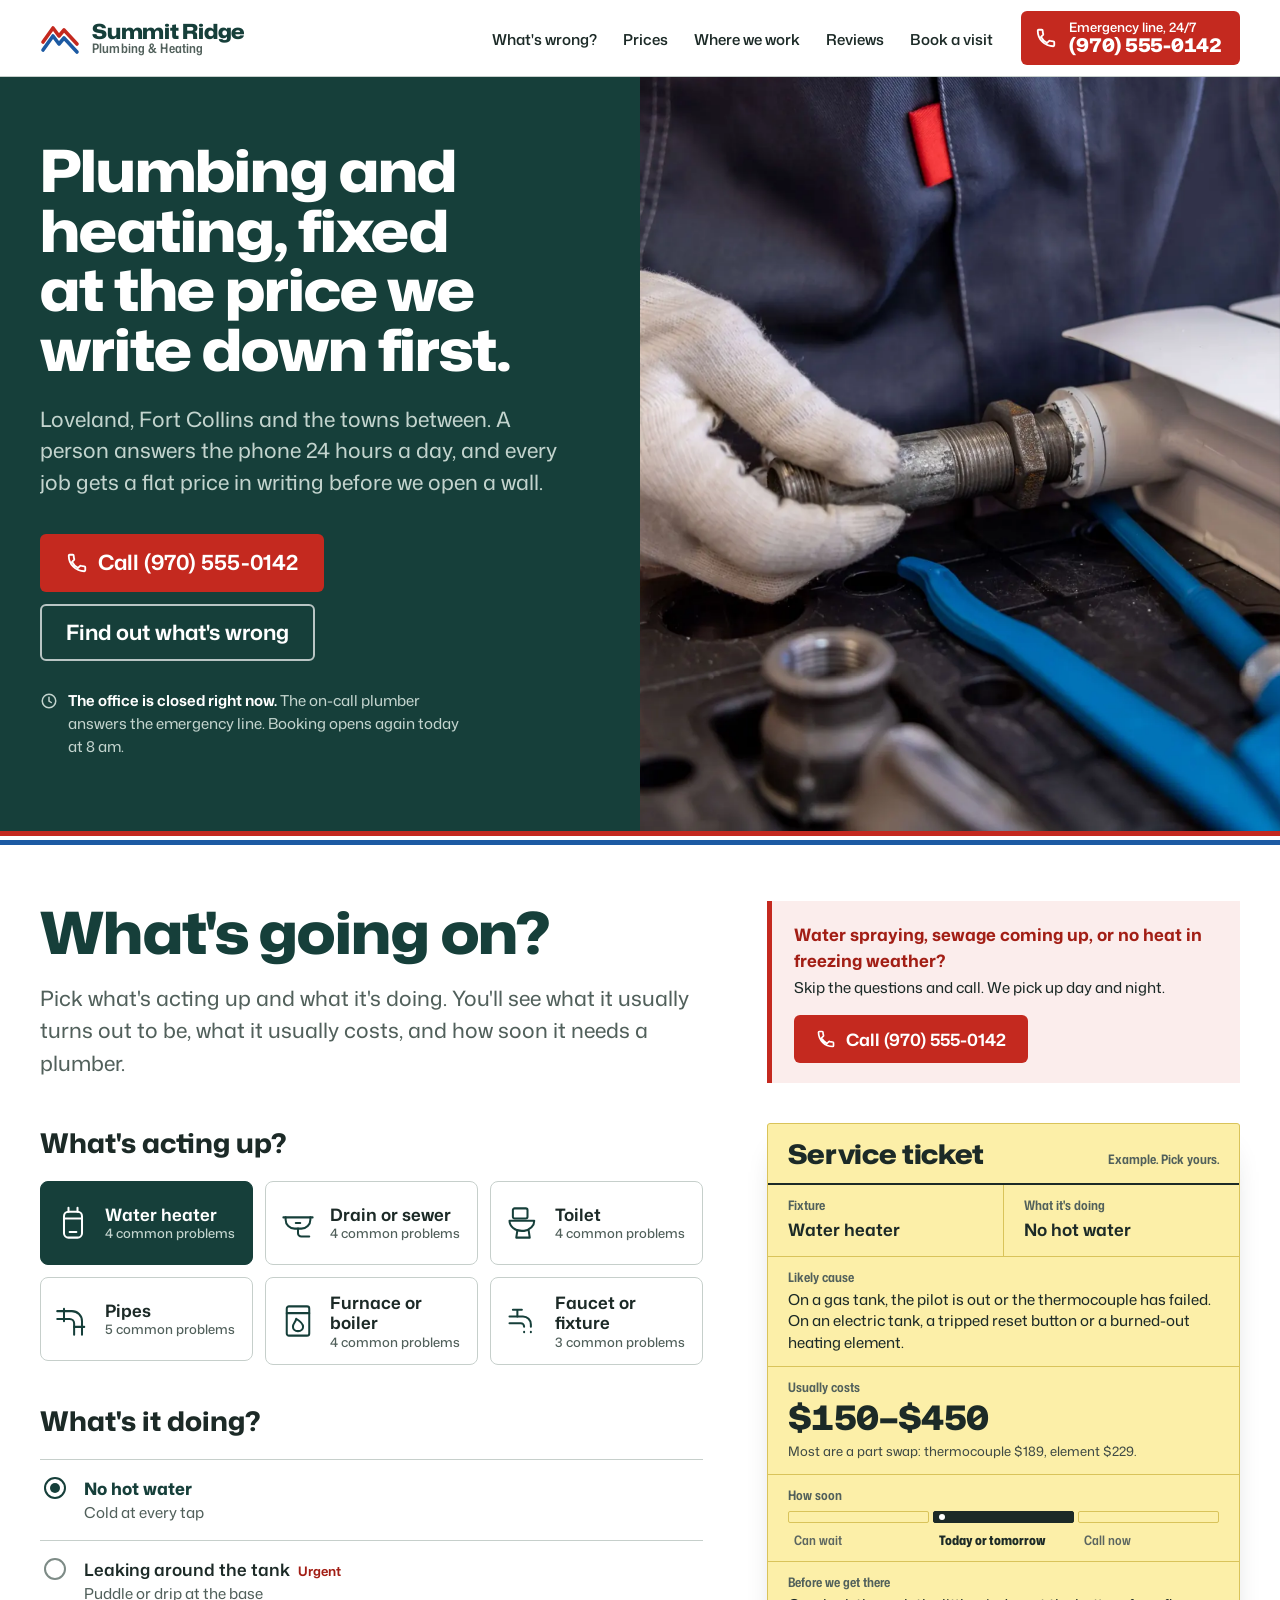
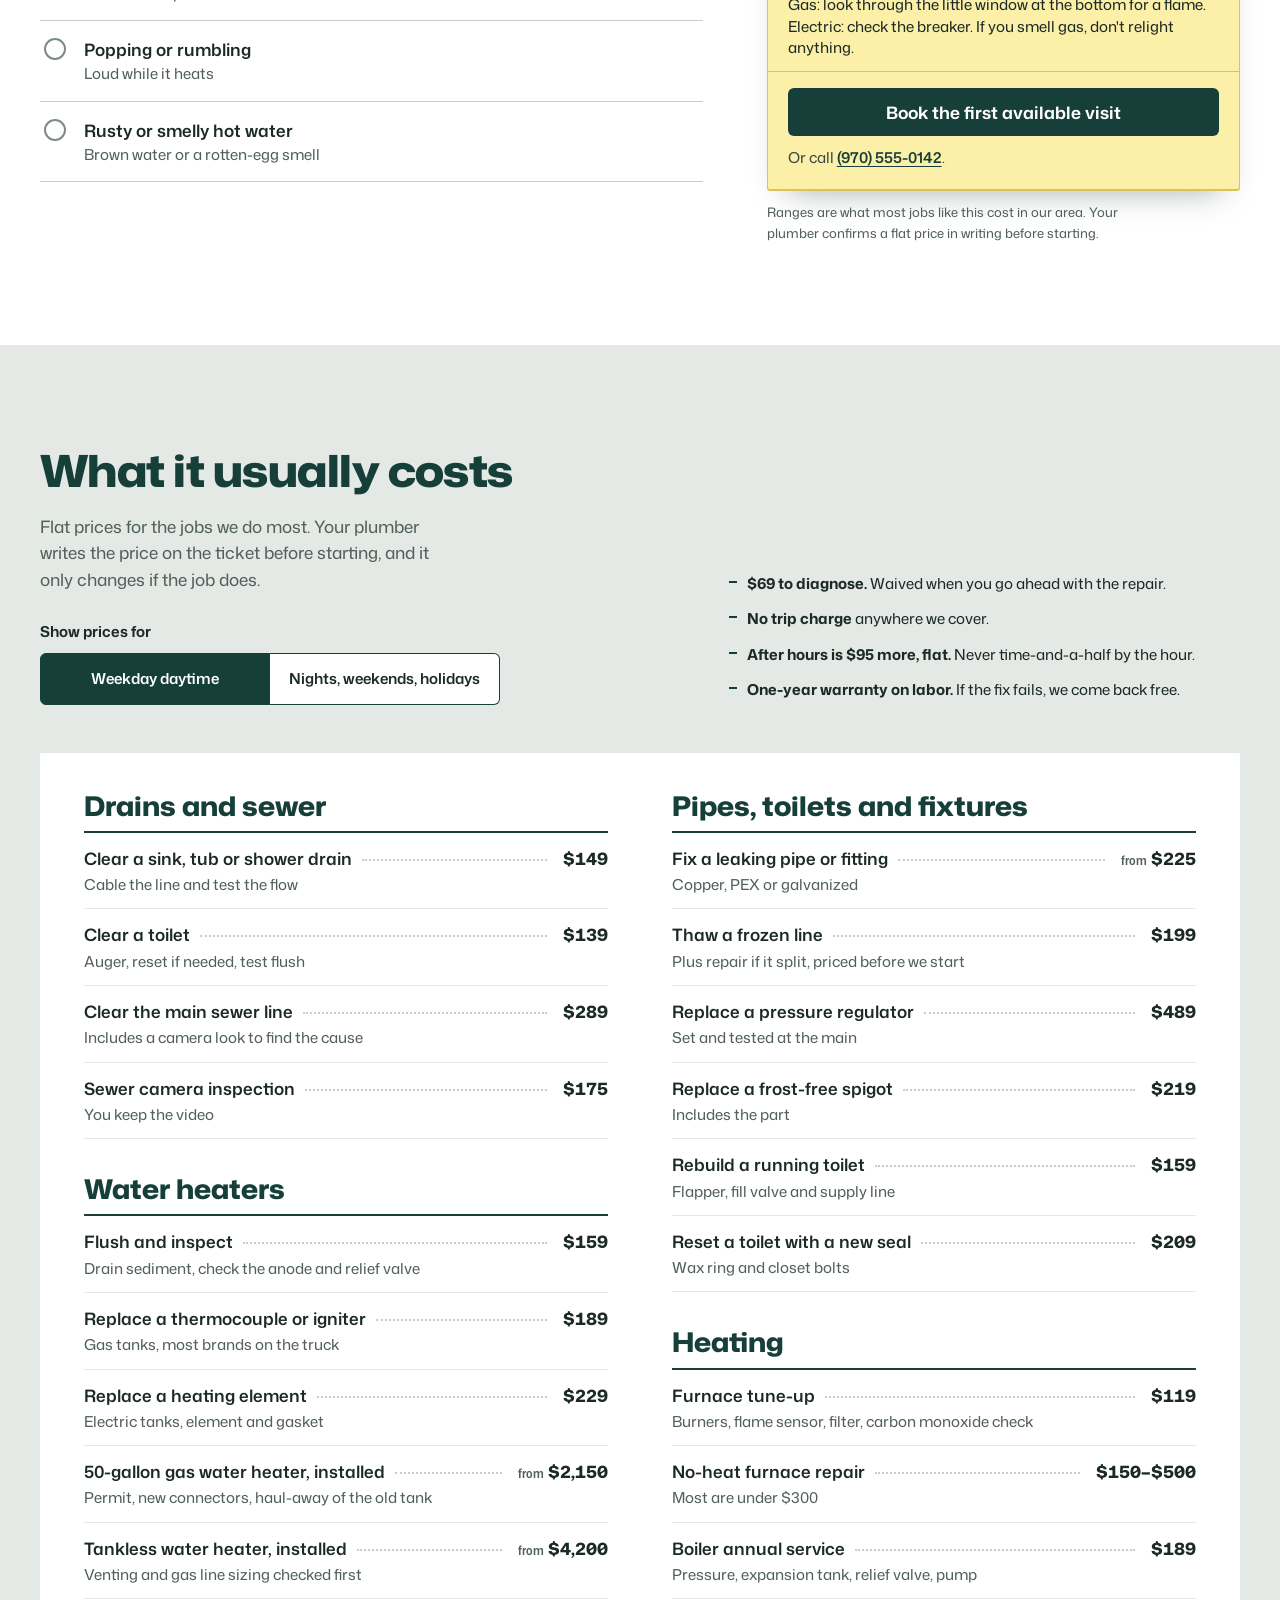
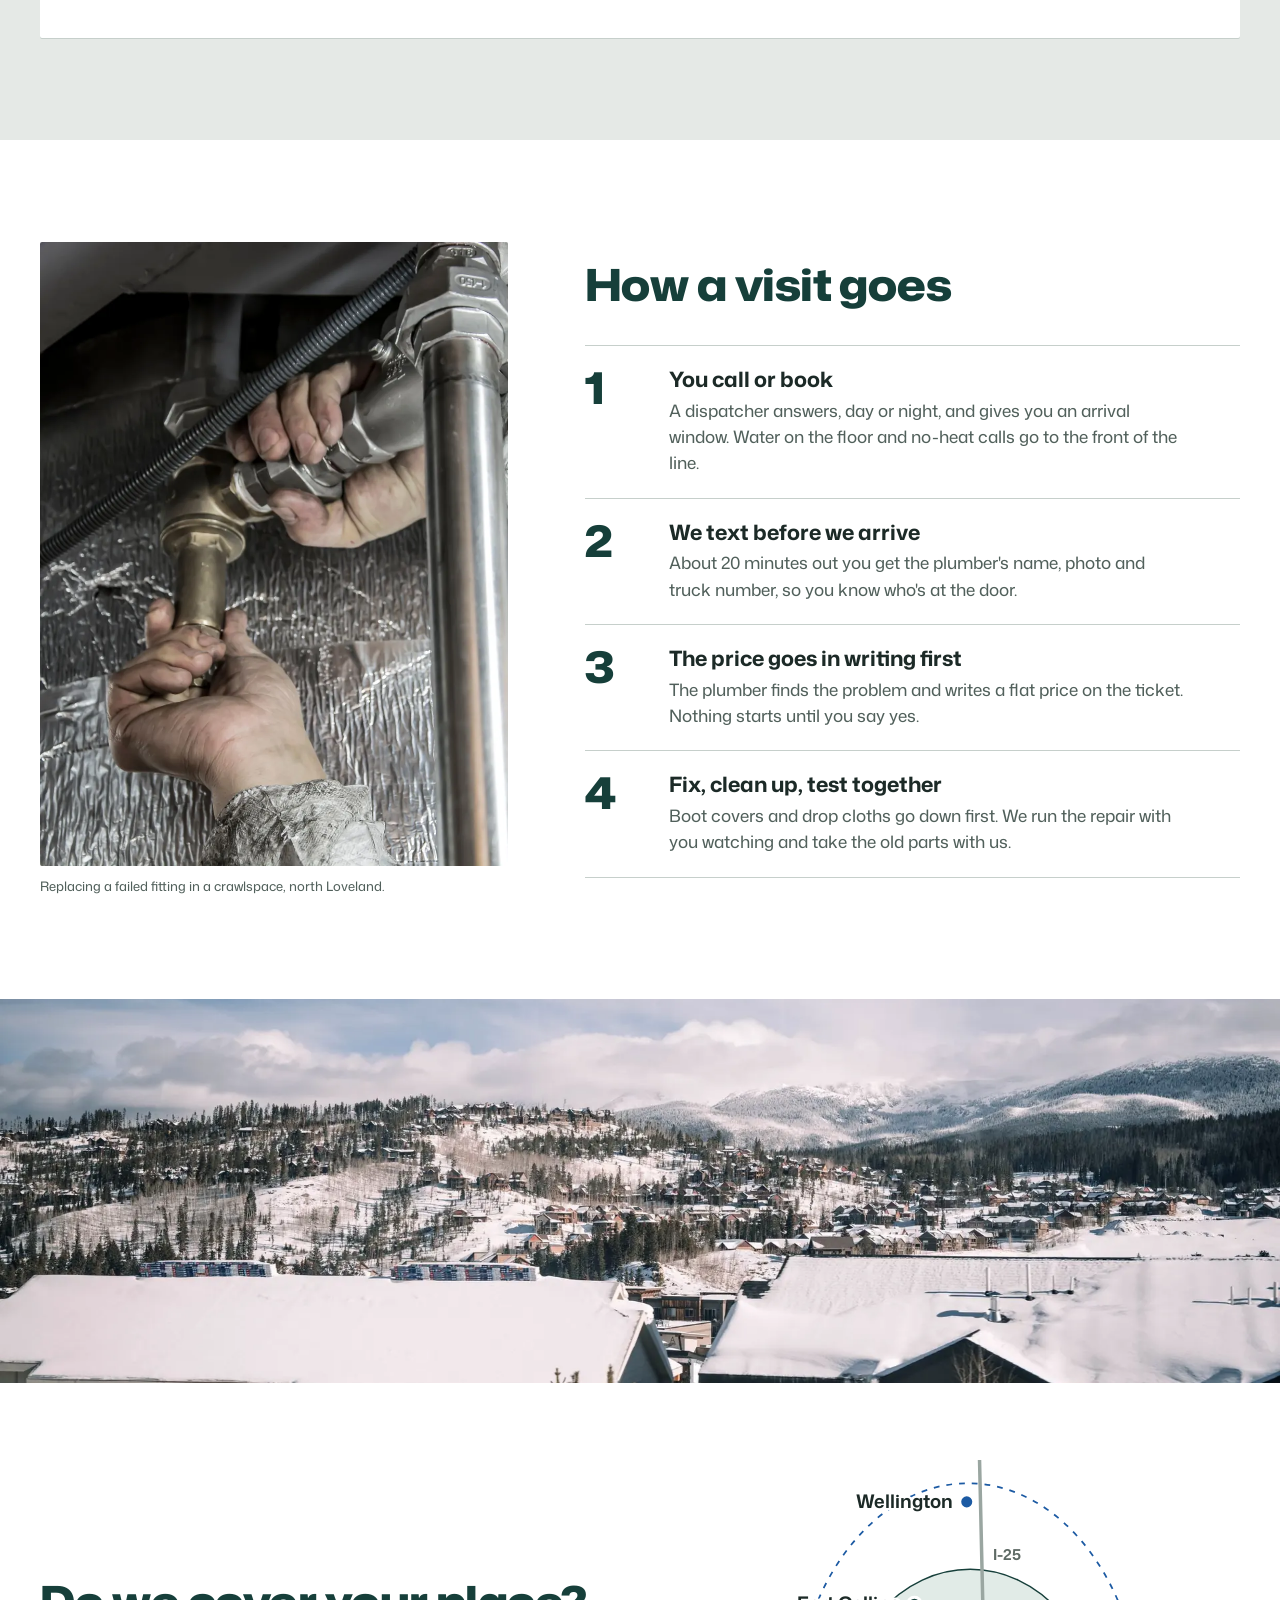
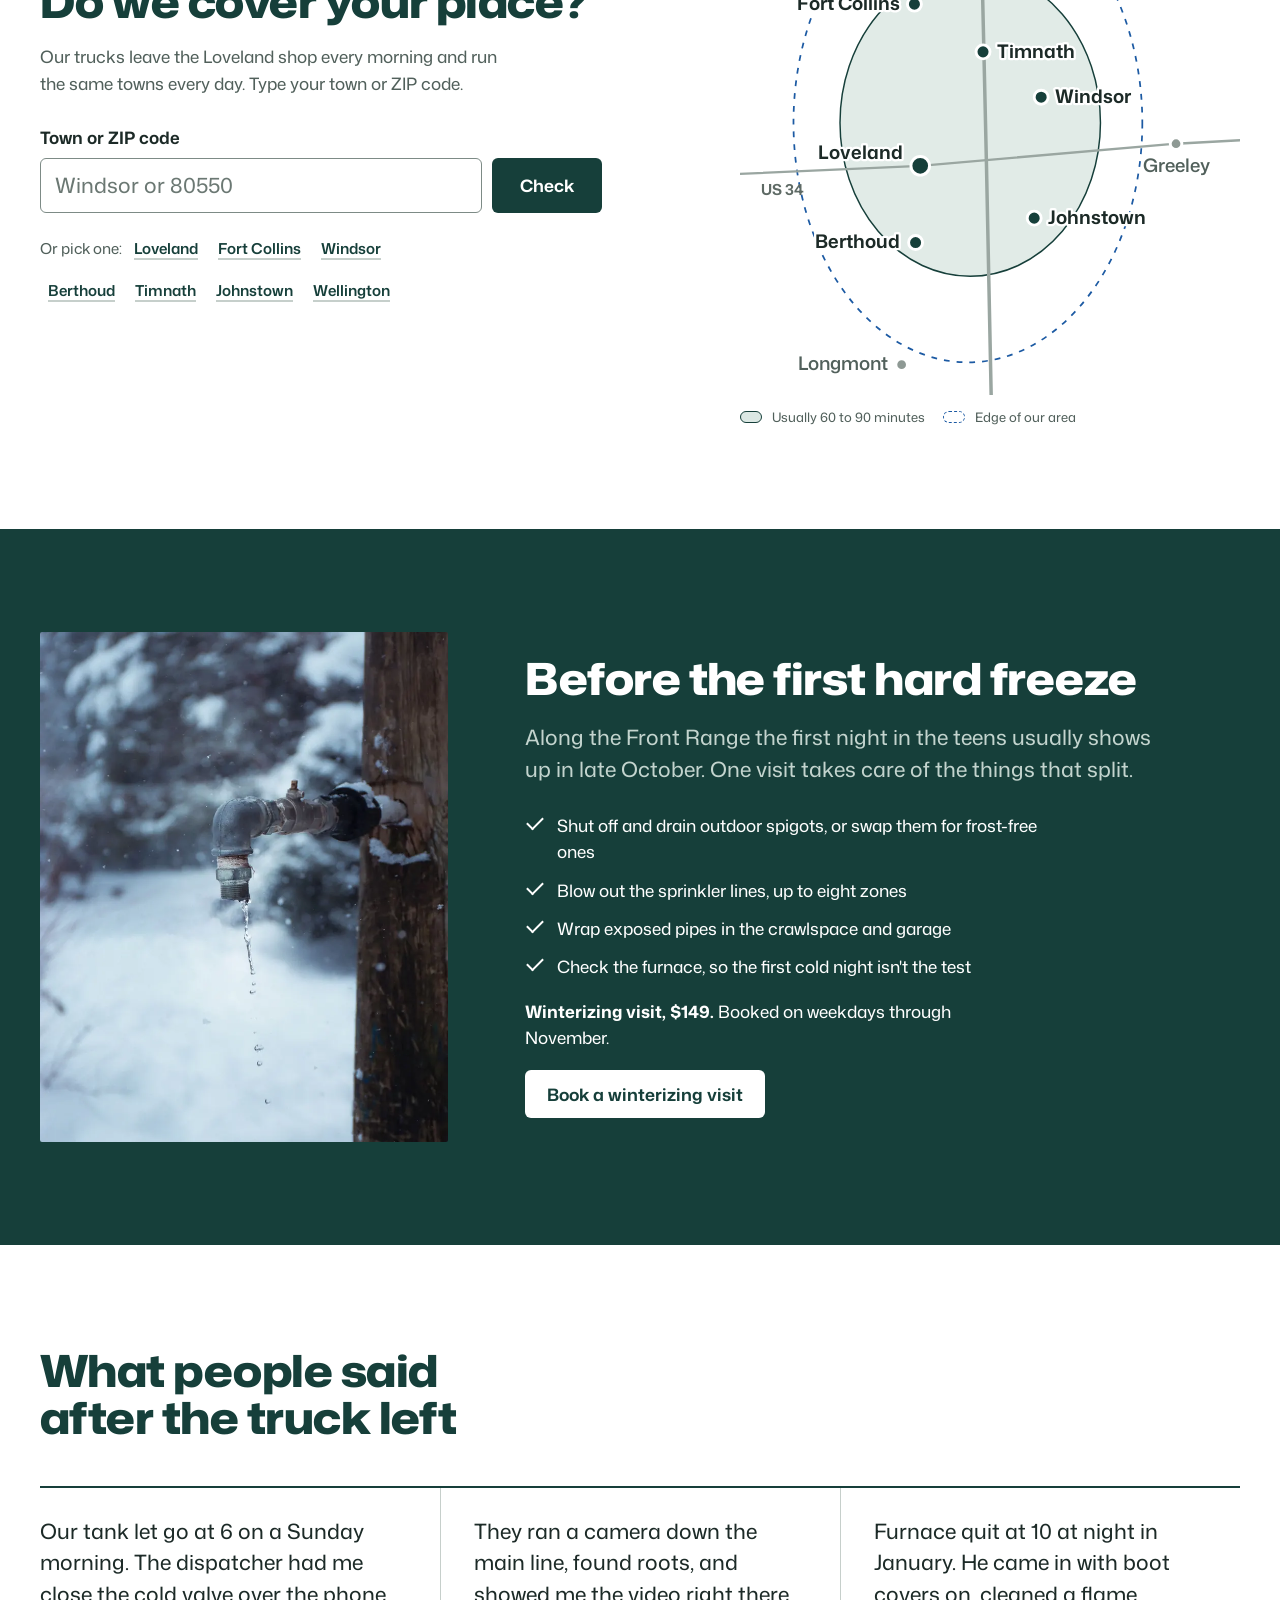
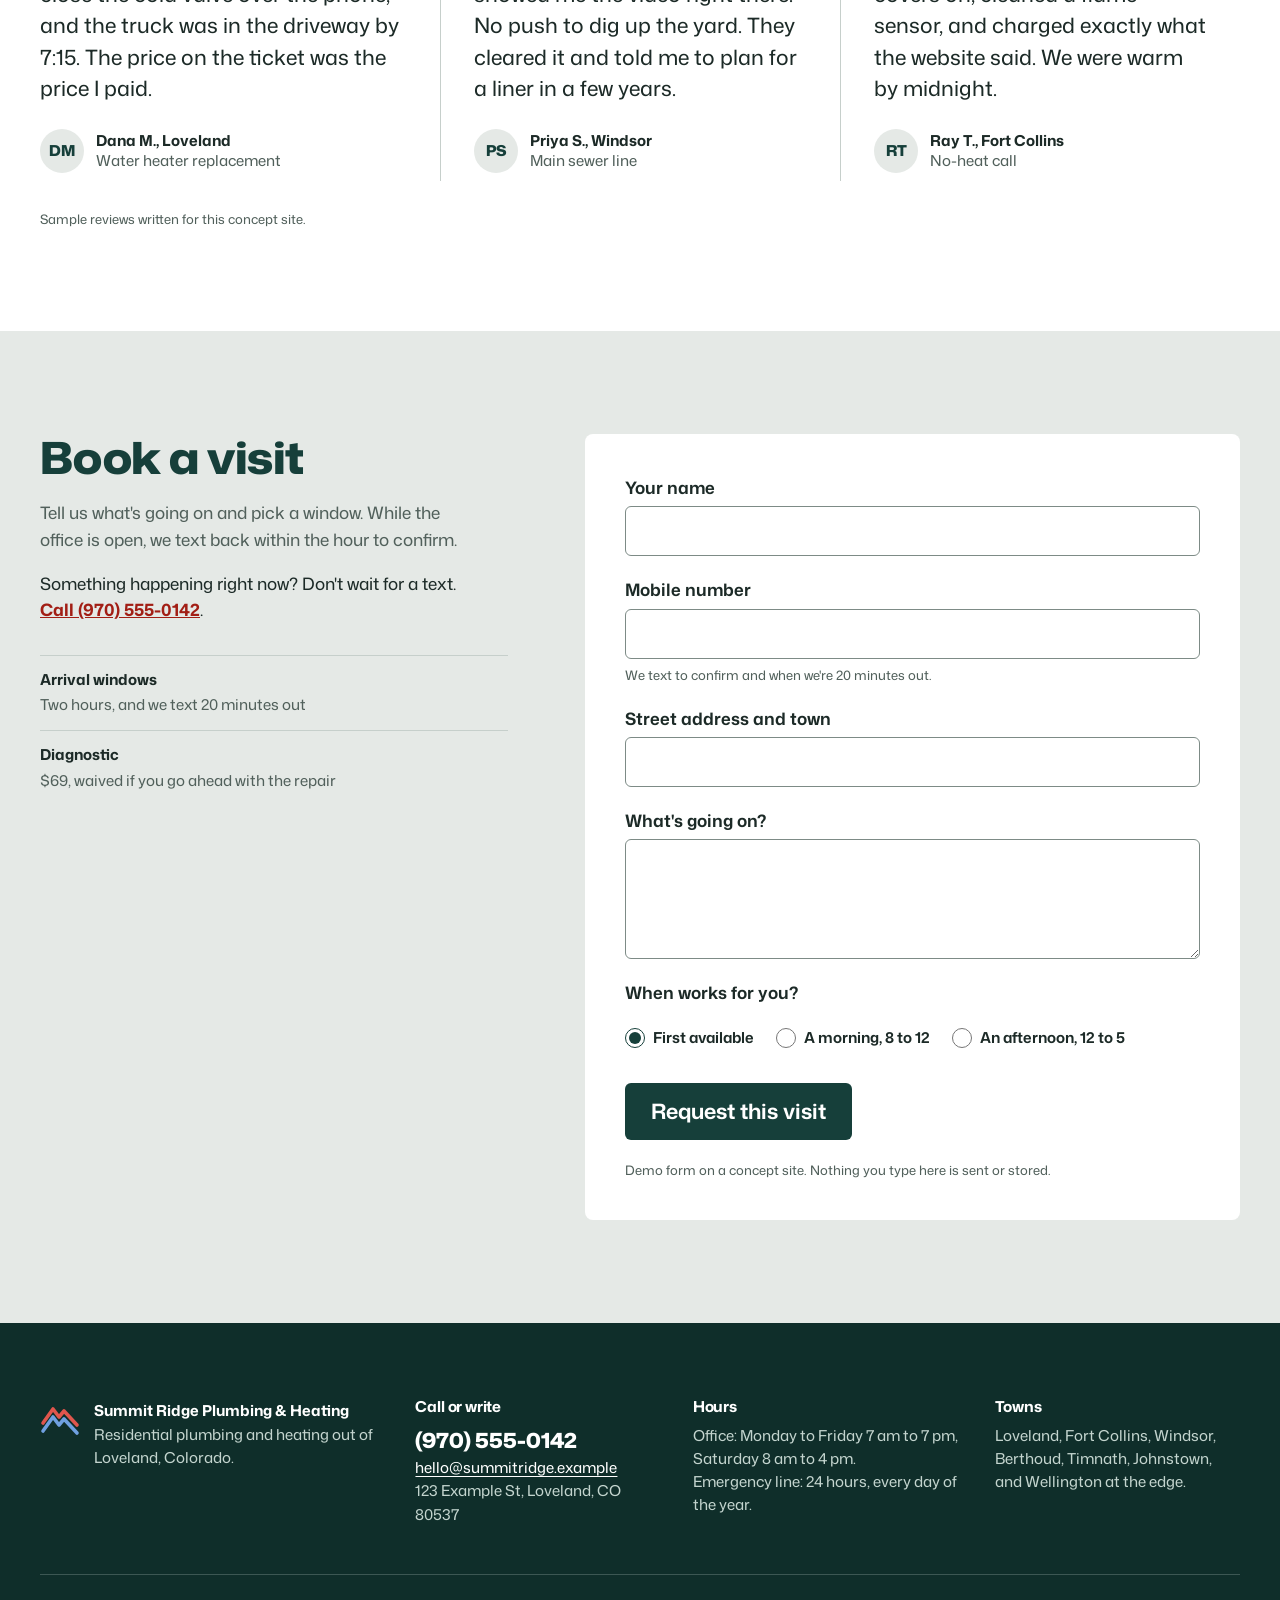
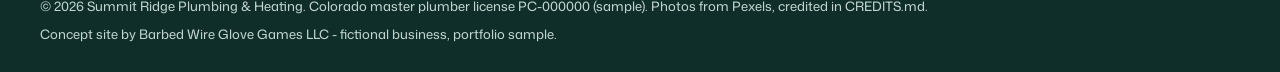
<file: summit-ridge-plumbing/index.html>
<!DOCTYPE html>
<html lang="en">
<head>
<meta charset="utf-8">
<meta name="viewport" content="width=device-width, initial-scale=1">
<title>Summit Ridge Plumbing &amp; Heating | Loveland and Fort Collins, CO</title>
<meta name="description" content="Plumbing and heating repair in Loveland, Fort Collins and nearby towns. Flat prices in writing before work starts, a 24/7 emergency line, and a quick tool to see what your problem usually costs.">
<meta name="robots" content="noindex, nofollow">
<meta name="theme-color" content="#163F3A">
<meta property="og:type" content="website">
<meta property="og:site_name" content="Summit Ridge Plumbing &amp; Heating">
<meta property="og:title" content="Summit Ridge Plumbing &amp; Heating | Loveland and Fort Collins, CO">
<meta property="og:description" content="Flat prices in writing before we start. 24/7 emergency line. See what your plumbing or heating problem usually costs.">
<meta property="og:image" content="img/og-image.jpg">
<meta property="og:image:width" content="1200">
<meta property="og:image:height" content="630">
<meta property="og:image:alt" content="Gloved hands threading a fitting onto a radiator supply line">
<meta name="twitter:card" content="summary_large_image">
<link rel="preload" href="img/hero-fitting.webp" as="image" type="image/webp" media="(min-width: 900px)">
<link rel="stylesheet" href="css/site.css">
<link rel="icon" href="data:image/svg+xml,%3Csvg xmlns='http://www.w3.org/2000/svg' viewBox='0 0 40 40'%3E%3Crect width='40' height='40' rx='8' fill='%23163F3A'/%3E%3Cpath d='M5 25 14 11l6 8 5-6 10 12' fill='none' stroke='%23E0564D' stroke-width='3.4' stroke-linejoin='round' stroke-linecap='round'/%3E%3Cpath d='M5 32 14 18l6 8 5-6 10 12' fill='none' stroke='%236FA0E0' stroke-width='3.4' stroke-linejoin='round' stroke-linecap='round'/%3E%3C/svg%3E">
<script type="application/ld+json">
{
  "@context": "https://schema.org",
  "@type": "Plumber",
  "name": "Summit Ridge Plumbing & Heating",
  "description": "Fictional concept business. Residential plumbing and heating repair with a 24/7 emergency line, serving Loveland, Fort Collins and nearby Colorado towns.",
  "image": "img/og-image.jpg",
  "telephone": "+1-970-555-0142",
  "email": "hello@summitridge.example",
  "priceRange": "$$",
  "address": {
    "@type": "PostalAddress",
    "streetAddress": "123 Example St",
    "addressLocality": "Loveland",
    "addressRegion": "CO",
    "postalCode": "80537",
    "addressCountry": "US"
  },
  "areaServed": ["Loveland, CO", "Fort Collins, CO", "Windsor, CO", "Berthoud, CO", "Timnath, CO", "Johnstown, CO", "Wellington, CO"],
  "openingHoursSpecification": [
    {"@type": "OpeningHoursSpecification", "dayOfWeek": ["Monday","Tuesday","Wednesday","Thursday","Friday"], "opens": "07:00", "closes": "19:00"},
    {"@type": "OpeningHoursSpecification", "dayOfWeek": "Saturday", "opens": "08:00", "closes": "16:00"}
  ],
  "hasOfferCatalog": {
    "@type": "OfferCatalog",
    "name": "Flat-rate plumbing and heating",
    "itemListElement": [
      {"@type": "Offer", "name": "Clear a sink, tub or shower drain", "price": "149", "priceCurrency": "USD"},
      {"@type": "Offer", "name": "Water heater flush and inspection", "price": "159", "priceCurrency": "USD"},
      {"@type": "Offer", "name": "Furnace tune-up", "price": "119", "priceCurrency": "USD"}
    ]
  }
}
</script>
</head>
<body>
<a class="skip" href="#main">Skip to main content</a>

<header class="mast" id="top">
  <div class="wrap mast__row">
    <a class="brand" href="#top" aria-label="Summit Ridge Plumbing and Heating, back to top">
      <svg class="brand__mark" viewBox="0 0 40 40" width="40" height="40" aria-hidden="true" focusable="false">
        <path class="mark-hot" d="M3 24 13 10l6 8 5-6 13 14"/>
        <path class="mark-cold" d="M3 32 13 18l6 8 5-6 13 14"/>
      </svg>
      <span class="brand__words"><span class="brand__name">Summit Ridge</span><span class="brand__trade">Plumbing &amp; Heating</span></span>
    </a>
    <button class="menu-btn" type="button" aria-expanded="false" aria-controls="main-nav">
      <svg viewBox="0 0 24 24" width="22" height="22" aria-hidden="true" focusable="false"><path d="M3 7h18M3 12h18M3 17h18"/></svg>
      Menu
    </button>
    <nav class="nav" id="main-nav" aria-label="Main">
      <ul>
        <li><a href="#diagnose">What's wrong?</a></li>
        <li><a href="#prices">Prices</a></li>
        <li><a href="#area">Where we work</a></li>
        <li><a href="#reviews">Reviews</a></li>
        <li><a href="#book">Book a visit</a></li>
      </ul>
    </nav>
    <a class="hotline-btn" href="tel:+19705550142">
      <svg viewBox="0 0 24 24" width="22" height="22" aria-hidden="true" focusable="false"><path d="M6.6 10.8a15 15 0 0 0 6.6 6.6l2.2-2.2c.3-.3.7-.4 1-.2 1.1.4 2.3.6 3.6.6.6 0 1 .4 1 1V20c0 .6-.4 1-1 1A17 17 0 0 1 3 4c0-.6.4-1 1-1h3.4c.6 0 1 .4 1 1 0 1.3.2 2.5.6 3.6.1.3 0 .7-.2 1z"/></svg>
      <span><span class="hotline-btn__label">Emergency line, 24/7</span><span class="hotline-btn__num">(970) 555-0142</span></span>
    </a>
  </div>
</header>

<main id="main">

  <section class="hero" aria-labelledby="hero-title">
    <div class="hero__panel">
      <div class="hero__copy">
        <h1 id="hero-title">Plumbing and heating, fixed at the price we write down first.</h1>
        <p class="hero__lede">Loveland, Fort Collins and the towns between. A person answers the phone 24&nbsp;hours a day, and every job gets a flat price in writing before we open a wall.</p>
        <div class="hero__actions">
          <a class="btn btn--hot btn--lg" href="tel:+19705550142">
            <svg viewBox="0 0 24 24" width="22" height="22" aria-hidden="true" focusable="false"><path d="M6.6 10.8a15 15 0 0 0 6.6 6.6l2.2-2.2c.3-.3.7-.4 1-.2 1.1.4 2.3.6 3.6.6.6 0 1 .4 1 1V20c0 .6-.4 1-1 1A17 17 0 0 1 3 4c0-.6.4-1 1-1h3.4c.6 0 1 .4 1 1 0 1.3.2 2.5.6 3.6.1.3 0 .7-.2 1z"/></svg>
            Call (970) 555-0142
          </a>
          <a class="btn btn--line btn--lg" href="#diagnose">Find out what's wrong</a>
        </div>
        <p class="hero__status" id="office-status">
          <svg viewBox="0 0 24 24" width="18" height="18" aria-hidden="true" focusable="false"><circle cx="12" cy="12" r="9"/><path d="M12 7v5l3 2"/></svg>
          <span id="office-status-text">Office Mon to Fri 7 am to 7 pm, Sat 8 to 4. The emergency line is answered around the clock.</span>
        </p>
      </div>
    </div>
    <figure class="hero__photo">
      <picture>
        <source media="(min-width: 900px)" srcset="img/hero-fitting.webp" width="1920" height="1280">
        <source media="(min-width: 600px)" srcset="img/hero-fitting-m.webp" width="960" height="720">
        <img src="img/hero-fitting-sm.webp" width="720" height="540" alt="A plumber in navy work clothes and gloves threads a steel fitting onto a radiator line, with blue supply pipe below." fetchpriority="high">
      </picture>
    </figure>
    <div class="livery" aria-hidden="true"><span class="livery__hot"></span><span class="livery__cold"></span></div>
  </section>

  <section class="diag" id="diagnose" aria-labelledby="diag-title">
    <div class="wrap diag__grid">
      <div class="diag__intro">
        <h2 id="diag-title">What's going on?</h2>
        <p>Pick what's acting up and what it's doing. You'll see what it usually turns out to be, what it usually costs, and how soon it needs a plumber.</p>
      </div>

      <aside class="skipline" aria-label="Emergencies">
        <p><strong>Water spraying, sewage coming up, or no heat in freezing weather?</strong> Skip the questions and call. We pick up day and night.</p>
        <a class="btn btn--hot" href="tel:+19705550142">
          <svg viewBox="0 0 24 24" width="20" height="20" aria-hidden="true" focusable="false"><path d="M6.6 10.8a15 15 0 0 0 6.6 6.6l2.2-2.2c.3-.3.7-.4 1-.2 1.1.4 2.3.6 3.6.6.6 0 1 .4 1 1V20c0 .6-.4 1-1 1A17 17 0 0 1 3 4c0-.6.4-1 1-1h3.4c.6 0 1 .4 1 1 0 1.3.2 2.5.6 3.6.1.3 0 .7-.2 1z"/></svg>
          Call (970) 555-0142
        </a>
      </aside>

      <form class="picker" id="diag-form" novalidate>
        <fieldset class="fixtures">
          <legend class="picker__q">What's acting up?</legend>
          <div class="fixtures__grid">
            <label class="fixture">
              <input type="radio" name="fixture" value="heater">
              <span class="fixture__tile">
                <svg viewBox="0 0 32 32" aria-hidden="true" focusable="false"><path d="M12 6V2.5M20 6V2.5"/><rect x="8" y="6" width="16" height="23" rx="4"/><path d="M13 24h6"/><path d="M8 12h16"/></svg>
                <span class="fixture__name">Water heater<span class="fixture__count">4 common problems</span></span>
              </span>
            </label>
            <label class="fixture">
              <input type="radio" name="fixture" value="drain">
              <span class="fixture__tile">
                <svg viewBox="0 0 32 32" aria-hidden="true" focusable="false"><path d="M3 11h26"/><path d="M5 11v2a8 8 0 0 0 8 8h6a8 8 0 0 0 8-8v-2"/><path d="M16 21v4a3 3 0 0 0 3 3h7"/><path d="M14 16h4"/></svg>
                <span class="fixture__name">Drain or sewer<span class="fixture__count">4 common problems</span></span>
              </span>
            </label>
            <label class="fixture">
              <input type="radio" name="fixture" value="toilet">
              <span class="fixture__tile">
                <svg viewBox="0 0 32 32" aria-hidden="true" focusable="false"><rect x="7" y="3" width="13" height="9" rx="1.5"/><path d="M4 14h22a11 9 0 0 1-9 9h-2a11 9 0 0 1-11-9z"/><path d="M11 22.5 10 29h12l-1-6.5"/></svg>
                <span class="fixture__name">Toilet<span class="fixture__count">4 common problems</span></span>
              </span>
            </label>
            <label class="fixture">
              <input type="radio" name="fixture" value="pipes">
              <span class="fixture__tile">
                <svg viewBox="0 0 32 32" aria-hidden="true" focusable="false"><path d="M2 9h13a9 9 0 0 1 9 9v12"/><path d="M2 16h11a4 4 0 0 1 4 4v10"/><path d="M8 7v11M17 23h9"/></svg>
                <span class="fixture__name">Pipes<span class="fixture__count">5 common problems</span></span>
              </span>
            </label>
            <label class="fixture">
              <input type="radio" name="fixture" value="heat">
              <span class="fixture__tile">
                <svg viewBox="0 0 32 32" aria-hidden="true" focusable="false"><rect x="6" y="3" width="20" height="26" rx="2"/><path d="M6 9h20"/><path d="M16 25c-2.8 0-4.5-1.8-4.5-4 0-2.7 2.4-3.8 2.9-7 2.3 1.4 6.1 3.8 6.1 7 0 2.2-1.7 4-4.5 4z"/></svg>
                <span class="fixture__name">Furnace or boiler<span class="fixture__count">4 common problems</span></span>
              </span>
            </label>
            <label class="fixture">
              <input type="radio" name="fixture" value="faucet">
              <span class="fixture__tile">
                <svg viewBox="0 0 32 32" aria-hidden="true" focusable="false"><path d="M4 12h12a7 7 0 0 1 7 7v2"/><path d="M4 18h10a3 3 0 0 1 3 3"/><path d="M11 12V6M7 6h8"/><path d="M23 25.5v.5M17 25.5v.5"/></svg>
                <span class="fixture__name">Faucet or fixture<span class="fixture__count">3 common problems</span></span>
              </span>
            </label>
          </div>
        </fieldset>

        <fieldset class="symptoms" id="symptoms">
          <legend class="picker__q">What's it doing?</legend>
          <div class="symptoms__list" id="symptom-list">
            <p class="symptoms__empty">Pick what's acting up first, and the usual problems show up here.</p>
          </div>
        </fieldset>
        <noscript><p class="symptoms__empty">This tool needs JavaScript. Call (970) 555-0142 and we'll talk it through.</p></noscript>
      </form>

      <div class="ticket-slot">
        <article class="ticket" id="ticket" data-level="0" aria-labelledby="ticket-title">
          <header class="ticket__head">
            <h3 class="ticket__title" id="ticket-title">Service ticket</h3>
            <p class="ticket__tag" id="ticket-tag">Estimate, not a bill</p>
          </header>
          <dl class="ticket__grid">
            <div class="tf tf--half"><dt>Fixture</dt><dd data-f="fixture"></dd></div>
            <div class="tf tf--half"><dt>What it's doing</dt><dd data-f="symptom"></dd></div>
            <div class="tf"><dt>Likely cause</dt><dd data-f="cause"></dd></div>
            <div class="tf"><dt>Usually costs</dt><dd class="tf__cost" data-f="price"></dd><dd class="tf__note" data-f="note"></dd></div>
            <div class="tf">
              <dt>How soon</dt>
              <dd>
                <ol class="urgency" id="urgency" aria-label="How soon it needs a plumber">
                  <li data-l="1">Can wait</li>
                  <li data-l="2">Today or tomorrow</li>
                  <li data-l="3">Call now</li>
                </ol>
              </dd>
            </div>
            <div class="tf"><dt>Before we get there</dt><dd data-f="step"></dd></div>
          </dl>
          <div class="ticket__action" id="ticket-action">
            <p class="ticket__hint">Pick what's acting up to fill in this ticket.</p>
          </div>
        </article>
        <p class="ticket__fine">Ranges are what most jobs like this cost in our area. Your plumber confirms a flat price in writing before starting.</p>
      </div>
      <p class="sr-only" id="diag-live" aria-live="polite"></p>
    </div>
  </section>

  <section class="prices" id="prices" aria-labelledby="prices-title">
    <div class="wrap prices__grid">
      <div class="prices__intro">
        <h2 id="prices-title">What it usually costs</h2>
        <p>Flat prices for the jobs we do most. Your plumber writes the price on the ticket before starting, and it only changes if the job does.</p>
        <fieldset class="seg">
          <legend>Show prices for</legend>
          <label><input type="radio" name="when" value="day" checked><span>Weekday daytime</span></label>
          <label><input type="radio" name="when" value="after"><span>Nights, weekends, holidays</span></label>
        </fieldset>
      </div>

      <ul class="policy">
        <li><strong>$69 to diagnose.</strong> Waived when you go ahead with the repair.</li>
        <li><strong>No trip charge</strong> anywhere we cover.</li>
        <li><strong>After hours is $95 more, flat.</strong> Never time-and-a-half by the hour.</li>
        <li><strong>One-year warranty on labor.</strong> If the fix fails, we come back free.</li>
      </ul>

      <div class="sheet" id="rate-sheet">
        <div class="sheet__col">
        <section class="sheet__group" aria-labelledby="g-drains">
          <h3 id="g-drains">Drains and sewer</h3>
          <ul>
            <li class="rate"><span class="rate__job">Clear a sink, tub or shower drain</span><span class="rate__price" data-p="149"></span><span class="rate__inc">Cable the line and test the flow</span></li>
            <li class="rate"><span class="rate__job">Clear a toilet</span><span class="rate__price" data-p="139"></span><span class="rate__inc">Auger, reset if needed, test flush</span></li>
            <li class="rate"><span class="rate__job">Clear the main sewer line</span><span class="rate__price" data-p="289"></span><span class="rate__inc">Includes a camera look to find the cause</span></li>
            <li class="rate"><span class="rate__job">Sewer camera inspection</span><span class="rate__price" data-p="175"></span><span class="rate__inc">You keep the video</span></li>
          </ul>
        </section>
        <section class="sheet__group" aria-labelledby="g-heaters">
          <h3 id="g-heaters">Water heaters</h3>
          <ul>
            <li class="rate"><span class="rate__job">Flush and inspect</span><span class="rate__price" data-p="159" data-weekday></span><span class="rate__inc">Drain sediment, check the anode and relief valve</span></li>
            <li class="rate"><span class="rate__job">Replace a thermocouple or igniter</span><span class="rate__price" data-p="189"></span><span class="rate__inc">Gas tanks, most brands on the truck</span></li>
            <li class="rate"><span class="rate__job">Replace a heating element</span><span class="rate__price" data-p="229"></span><span class="rate__inc">Electric tanks, element and gasket</span></li>
            <li class="rate"><span class="rate__job">50-gallon gas water heater, installed</span><span class="rate__price" data-p="2150" data-from data-weekday></span><span class="rate__inc">Permit, new connectors, haul-away of the old tank</span></li>
            <li class="rate"><span class="rate__job">Tankless water heater, installed</span><span class="rate__price" data-p="4200" data-from data-weekday></span><span class="rate__inc">Venting and gas line sizing checked first</span></li>
          </ul>
        </section>
        </div>
        <div class="sheet__col">
        <section class="sheet__group" aria-labelledby="g-pipes">
          <h3 id="g-pipes">Pipes, toilets and fixtures</h3>
          <ul>
            <li class="rate"><span class="rate__job">Fix a leaking pipe or fitting</span><span class="rate__price" data-p="225" data-from></span><span class="rate__inc">Copper, PEX or galvanized</span></li>
            <li class="rate"><span class="rate__job">Thaw a frozen line</span><span class="rate__price" data-p="199"></span><span class="rate__inc">Plus repair if it split, priced before we start</span></li>
            <li class="rate"><span class="rate__job">Replace a pressure regulator</span><span class="rate__price" data-p="489"></span><span class="rate__inc">Set and tested at the main</span></li>
            <li class="rate"><span class="rate__job">Replace a frost-free spigot</span><span class="rate__price" data-p="219"></span><span class="rate__inc">Includes the part</span></li>
            <li class="rate"><span class="rate__job">Rebuild a running toilet</span><span class="rate__price" data-p="159"></span><span class="rate__inc">Flapper, fill valve and supply line</span></li>
            <li class="rate"><span class="rate__job">Reset a toilet with a new seal</span><span class="rate__price" data-p="209"></span><span class="rate__inc">Wax ring and closet bolts</span></li>
          </ul>
        </section>
        <section class="sheet__group" aria-labelledby="g-heat">
          <h3 id="g-heat">Heating</h3>
          <ul>
            <li class="rate"><span class="rate__job">Furnace tune-up</span><span class="rate__price" data-p="119" data-weekday></span><span class="rate__inc">Burners, flame sensor, filter, carbon monoxide check</span></li>
            <li class="rate"><span class="rate__job">No-heat furnace repair</span><span class="rate__price" data-p="150" data-to="500"></span><span class="rate__inc">Most are under $300</span></li>
            <li class="rate"><span class="rate__job">Boiler annual service</span><span class="rate__price" data-p="189" data-weekday></span><span class="rate__inc">Pressure, expansion tank, relief valve, pump</span></li>
          </ul>
        </section>
        </div>
      </div>
    </div>
  </section>

  <section class="visit" aria-labelledby="visit-title">
    <div class="wrap visit__grid">
      <figure class="visit__photo">
        <img src="img/crawlspace-fitting.webp" width="900" height="1200" loading="lazy" alt="A plumber's hands tighten a brass fitting on a crawlspace water line, with foil insulation behind it.">
        <figcaption>Replacing a failed fitting in a crawlspace, north Loveland.</figcaption>
      </figure>
      <div class="visit__copy">
        <h2 id="visit-title">How a visit goes</h2>
        <ol class="steps">
          <li>
            <h3>You call or book</h3>
            <p>A dispatcher answers, day or night, and gives you an arrival window. Water on the floor and no-heat calls go to the front of the line.</p>
          </li>
          <li>
            <h3>We text before we arrive</h3>
            <p>About 20 minutes out you get the plumber's name, photo and truck number, so you know who's at the door.</p>
          </li>
          <li>
            <h3>The price goes in writing first</h3>
            <p>The plumber finds the problem and writes a flat price on the ticket. Nothing starts until you say yes.</p>
          </li>
          <li>
            <h3>Fix, clean up, test together</h3>
            <p>Boot covers and drop cloths go down first. We run the repair with you watching and take the old parts with us.</p>
          </li>
        </ol>
      </div>
    </div>
  </section>

  <section class="area" id="area" aria-labelledby="area-title">
    <figure class="area__band">
      <picture>
        <source media="(min-width: 700px)" srcset="img/front-range-town.webp" width="1920" height="800">
        <img src="img/front-range-town-m.webp" width="900" height="550" loading="lazy" alt="Snow on the roofs of a Colorado foothills neighborhood, with the mountains behind.">
      </picture>
    </figure>
    <div class="wrap area__grid">
      <div class="area__check">
        <h2 id="area-title">Do we cover your place?</h2>
        <p>Our trucks leave the Loveland shop every morning and run the same towns every day. Type your town or ZIP code.</p>
        <form class="areaform" id="area-form" novalidate>
          <label for="area-q">Town or ZIP code</label>
          <div class="areaform__row">
            <input id="area-q" name="q" type="text" list="area-towns" autocomplete="postal-code" autocapitalize="words" spellcheck="false" placeholder="Windsor or 80550" aria-describedby="area-result">
            <button class="btn btn--spruce" type="submit">Check</button>
          </div>
          <datalist id="area-towns">
            <option value="Loveland"></option><option value="Fort Collins"></option><option value="Windsor"></option>
            <option value="Berthoud"></option><option value="Timnath"></option><option value="Johnstown"></option>
            <option value="Wellington"></option><option value="Greeley"></option><option value="Longmont"></option>
            <option value="Estes Park"></option>
          </datalist>
        </form>
        <div class="area__result" id="area-result" role="status" aria-live="polite"></div>
        <p class="area__towns">Or pick one:
          <button type="button" data-town="Loveland">Loveland</button>
          <button type="button" data-town="Fort Collins">Fort Collins</button>
          <button type="button" data-town="Windsor">Windsor</button>
          <button type="button" data-town="Berthoud">Berthoud</button>
          <button type="button" data-town="Timnath">Timnath</button>
          <button type="button" data-town="Johnstown">Johnstown</button>
          <button type="button" data-town="Wellington">Wellington</button>
        </p>
      </div>

      <figure class="area__map">
        <svg viewBox="160 36 430 460" role="img" aria-labelledby="map-title map-desc" id="area-map">
          <title id="map-title">Service area map</title>
          <desc id="map-desc">Loveland is in the middle. The usual 60 to 90 minute zone covers Fort Collins, Windsor, Timnath, Berthoud and Johnstown. Wellington sits at the edge. Greeley and Longmont are outside.</desc>
          <ellipse class="zone zone--edge" cx="356" cy="262" rx="150" ry="206"/>
          <ellipse class="zone zone--main" cx="358" cy="262" rx="112" ry="132"/>
          <path class="road" d="M366 36 L372 300 L376 496"/>
          <path class="road road--minor" d="M160 306 L315 299 L535 280 L590 277"/>
          <text class="road-label" x="378" y="122">I-25</text>
          <text class="road-label" x="178" y="324">US 34</text>
          <g class="town" data-town="Loveland"><circle cx="315" cy="299" r="8"/><text x="300" y="293" text-anchor="end">Loveland</text></g>
          <g class="town" data-town="Fort Collins"><circle cx="310" cy="160" r="6"/><text x="298" y="165" text-anchor="end">Fort Collins</text></g>
          <g class="town" data-town="Windsor"><circle cx="419" cy="240" r="6"/><text x="431" y="245">Windsor</text></g>
          <g class="town" data-town="Berthoud"><circle cx="311" cy="365" r="6"/><text x="298" y="370" text-anchor="end">Berthoud</text></g>
          <g class="town" data-town="Timnath"><circle cx="369" cy="201" r="6"/><text x="381" y="206">Timnath</text></g>
          <g class="town" data-town="Johnstown"><circle cx="413" cy="344" r="6"/><text x="425" y="349">Johnstown</text></g>
          <g class="town town--edge" data-town="Wellington"><circle cx="355" cy="72" r="6"/><text x="343" y="77" text-anchor="end">Wellington</text></g>
          <g class="town town--out" data-town="Greeley"><circle cx="535" cy="280" r="5"/><text x="535" y="304" text-anchor="middle">Greeley</text></g>
          <g class="town town--out" data-town="Longmont"><circle cx="299" cy="470" r="5"/><text x="287" y="475" text-anchor="end">Longmont</text></g>
        </svg>
        <figcaption><span class="key key--main"></span>Usually 60 to 90 minutes <span class="key key--edge"></span>Edge of our area</figcaption>
      </figure>
    </div>
  </section>

  <section class="freeze" aria-labelledby="freeze-title">
    <div class="wrap freeze__grid">
      <figure class="freeze__photo">
        <img src="img/frozen-spigot.webp" width="800" height="1200" loading="lazy" alt="An outdoor spigot on a post in the snow, with a thin stream of water dripping from it.">
      </figure>
      <div class="freeze__copy">
        <h2 id="freeze-title">Before the first hard freeze</h2>
        <p>Along the Front Range the first night in the teens usually shows up in late October. One visit takes care of the things that split.</p>
        <ul class="checks">
          <li>Shut off and drain outdoor spigots, or swap them for frost-free ones</li>
          <li>Blow out the sprinkler lines, up to eight zones</li>
          <li>Wrap exposed pipes in the crawlspace and garage</li>
          <li>Check the furnace, so the first cold night isn't the test</li>
        </ul>
        <p class="freeze__price"><strong>Winterizing visit, $149.</strong> Booked on weekdays through November.</p>
        <a class="btn btn--light" href="#book" data-prefill="Winterizing visit: spigots, sprinkler blowout, crawlspace pipes, furnace check.">Book a winterizing visit</a>
      </div>
    </div>
  </section>

  <section class="reviews" id="reviews" aria-labelledby="reviews-title">
    <div class="wrap">
      <h2 id="reviews-title">What people said after the truck left</h2>
      <div class="reviews__row">
        <figure class="review">
          <blockquote><p>Our tank let go at 6 on a Sunday morning. The dispatcher had me close the cold valve over the phone, and the truck was in the driveway by 7:15. The price on the ticket was the price I paid.</p></blockquote>
          <figcaption><span class="initials" aria-hidden="true">DM</span><span><strong>Dana M., Loveland</strong><br>Water heater replacement</span></figcaption>
        </figure>
        <figure class="review">
          <blockquote><p>They ran a camera down the main line, found roots, and showed me the video right there. No push to dig up the yard. They cleared it and told me to plan for a liner in a few years.</p></blockquote>
          <figcaption><span class="initials" aria-hidden="true">PS</span><span><strong>Priya S., Windsor</strong><br>Main sewer line</span></figcaption>
        </figure>
        <figure class="review">
          <blockquote><p>Furnace quit at 10 at night in January. He came in with boot covers on, cleaned a flame sensor, and charged exactly what the website said. We were warm by midnight.</p></blockquote>
          <figcaption><span class="initials" aria-hidden="true">RT</span><span><strong>Ray T., Fort Collins</strong><br>No-heat call</span></figcaption>
        </figure>
      </div>
      <p class="reviews__note">Sample reviews written for this concept site.</p>
    </div>
  </section>

  <section class="book" id="book" aria-labelledby="book-title">
    <div class="wrap book__grid">
      <div class="book__intro">
        <h2 id="book-title">Book a visit</h2>
        <p>Tell us what's going on and pick a window. While the office is open, we text back within the hour to confirm.</p>
        <p class="book__urgent">Something happening right now? Don't wait for a text. <a href="tel:+19705550142">Call (970) 555-0142</a>.</p>
        <dl class="book__facts">
          <div><dt>Arrival windows</dt><dd>Two hours, and we text 20 minutes out</dd></div>
          <div><dt>Diagnostic</dt><dd>$69, waived if you go ahead with the repair</dd></div>
        </dl>
      </div>

      <form class="bookform" id="book-form" novalidate>
        <div class="carry" id="carry" hidden>
          <p><strong>From your ticket:</strong> <span id="carry-text"></span></p>
        </div>
        <div class="field">
          <label for="b-name">Your name</label>
          <input id="b-name" name="name" type="text" autocomplete="name" required aria-describedby="b-name-err">
          <p class="field__err" id="b-name-err"></p>
        </div>
        <div class="field">
          <label for="b-phone">Mobile number</label>
          <input id="b-phone" name="phone" type="tel" inputmode="tel" autocomplete="tel" required aria-describedby="b-phone-hint b-phone-err">
          <p class="field__hint" id="b-phone-hint">We text to confirm and when we're 20 minutes out.</p>
          <p class="field__err" id="b-phone-err"></p>
        </div>
        <div class="field">
          <label for="b-address">Street address and town</label>
          <input id="b-address" name="address" type="text" autocomplete="street-address" required aria-describedby="b-address-err">
          <p class="field__err" id="b-address-err"></p>
        </div>
        <div class="field">
          <label for="b-issue">What's going on?</label>
          <textarea id="b-issue" name="issue" rows="4" required aria-describedby="b-issue-err"></textarea>
          <p class="field__err" id="b-issue-err"></p>
        </div>
        <fieldset class="field windows">
          <legend>When works for you?</legend>
          <label><input type="radio" name="window" value="first" checked> First available</label>
          <label><input type="radio" name="window" value="morning"> A morning, 8 to 12</label>
          <label><input type="radio" name="window" value="afternoon"> An afternoon, 12 to 5</label>
        </fieldset>
        <button class="btn btn--spruce btn--lg" type="submit">Request this visit</button>
        <div class="book__done" id="book-done" role="status" tabindex="-1" hidden></div>
        <p class="bookform__fine">Demo form on a concept site. Nothing you type here is sent or stored.</p>
      </form>
    </div>
  </section>
</main>

<footer class="foot">
  <div class="wrap foot__grid">
    <div class="foot__brand">
      <svg class="brand__mark" viewBox="0 0 40 40" width="40" height="40" aria-hidden="true" focusable="false">
        <path class="mark-hot" d="M3 24 13 10l6 8 5-6 13 14"/>
        <path class="mark-cold" d="M3 32 13 18l6 8 5-6 13 14"/>
      </svg>
      <p><strong>Summit Ridge Plumbing &amp; Heating</strong><br>Residential plumbing and heating out of Loveland, Colorado.</p>
    </div>
    <div>
      <h2 class="foot__h">Call or write</h2>
      <p><a class="foot__phone" href="tel:+19705550142">(970) 555-0142</a><br>
      <a href="mailto:hello@summitridge.example">hello@summitridge.example</a><br>
      123 Example St, Loveland, CO 80537</p>
    </div>
    <div>
      <h2 class="foot__h">Hours</h2>
      <p>Office: Monday to Friday 7 am to 7 pm, Saturday 8 am to 4 pm.<br>Emergency line: 24 hours, every day of the year.</p>
    </div>
    <div>
      <h2 class="foot__h">Towns</h2>
      <p>Loveland, Fort Collins, Windsor, Berthoud, Timnath, Johnstown, and Wellington at the edge.</p>
    </div>
  </div>
  <div class="wrap foot__base">
    <p>&copy; 2026 Summit Ridge Plumbing &amp; Heating. Colorado master plumber license PC-000000 (sample). Photos from Pexels, credited in CREDITS.md.</p>
    <p>Concept site by Barbed Wire Glove Games LLC - fictional business, portfolio sample.</p>
  </div>
</footer>

<div class="callbar" aria-label="Quick contact" role="region">
  <a class="callbar__call" href="tel:+19705550142">
    <svg viewBox="0 0 24 24" width="20" height="20" aria-hidden="true" focusable="false"><path d="M6.6 10.8a15 15 0 0 0 6.6 6.6l2.2-2.2c.3-.3.7-.4 1-.2 1.1.4 2.3.6 3.6.6.6 0 1 .4 1 1V20c0 .6-.4 1-1 1A17 17 0 0 1 3 4c0-.6.4-1 1-1h3.4c.6 0 1 .4 1 1 0 1.3.2 2.5.6 3.6.1.3 0 .7-.2 1z"/></svg>
    Call 24/7
  </a>
  <a class="callbar__book" href="#book">Book a visit</a>
</div>

<script src="js/site.js" defer></script>
</body>
</html>
</file>
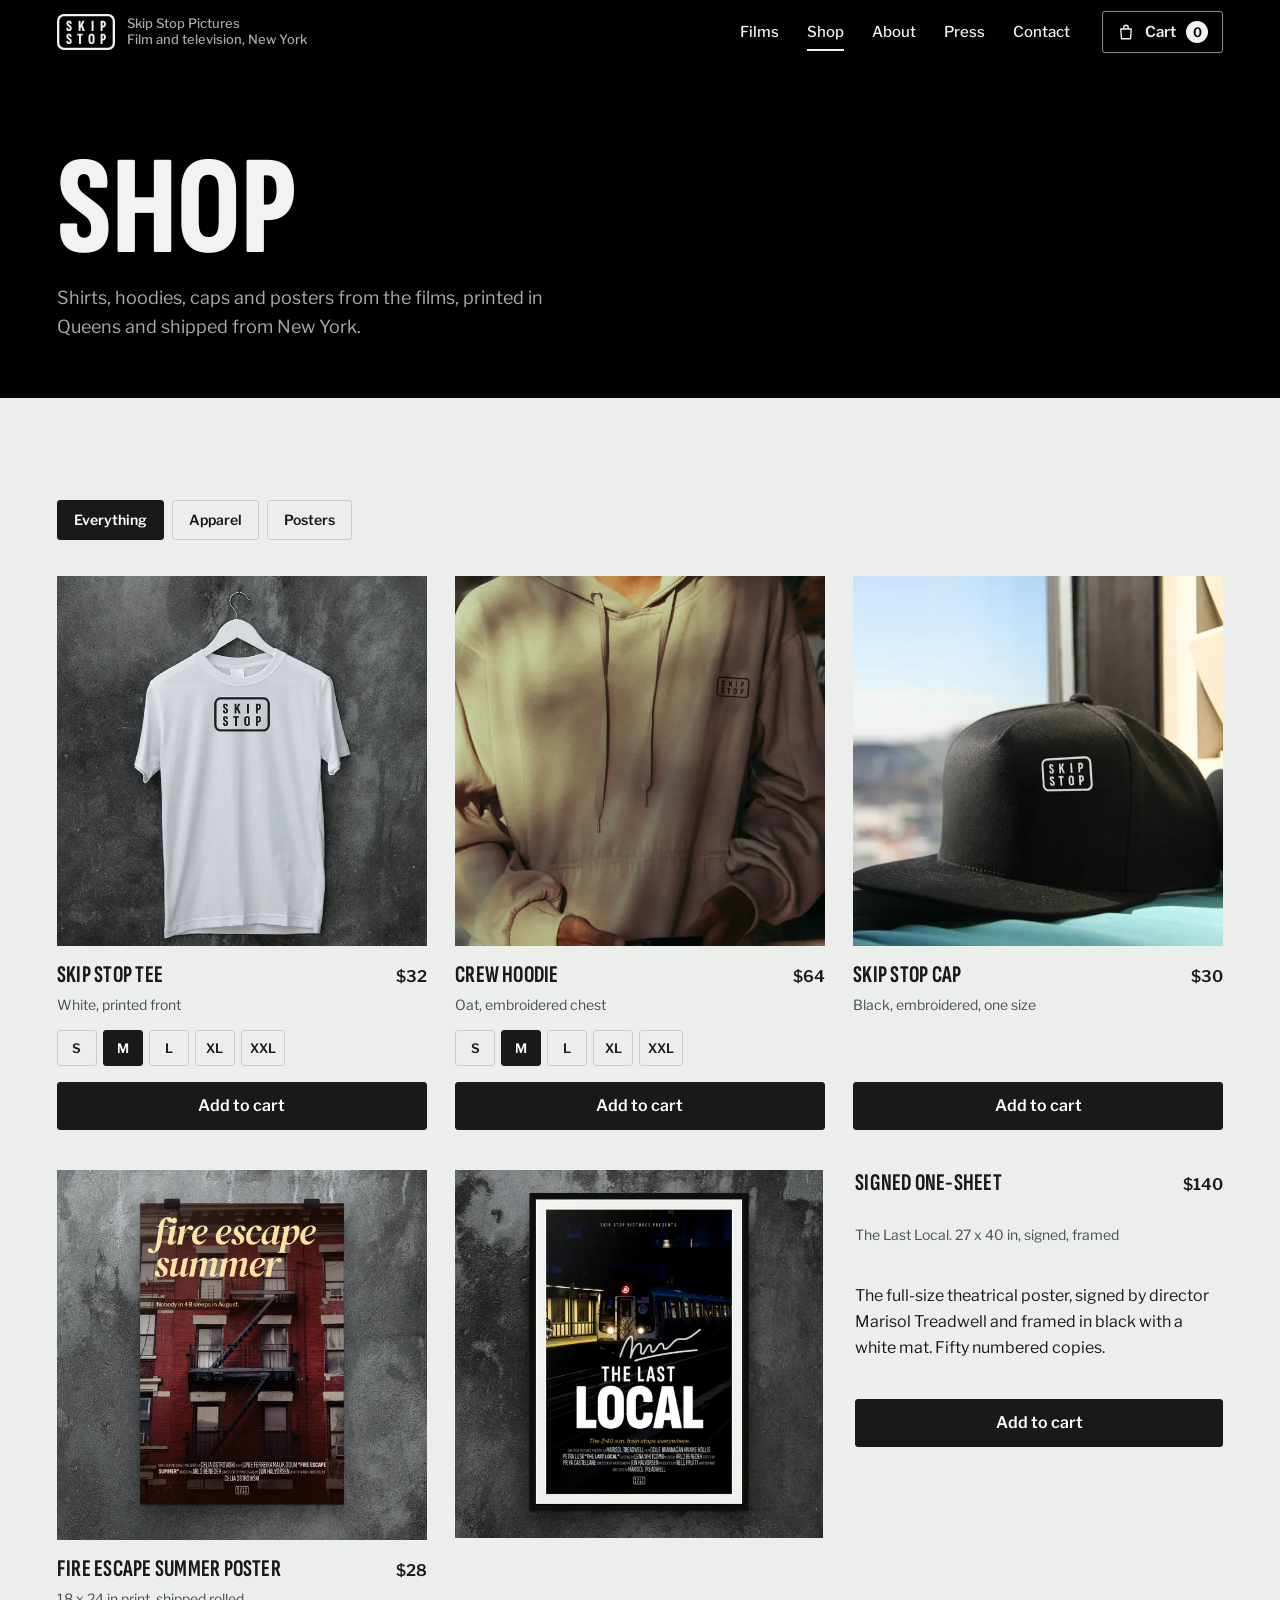
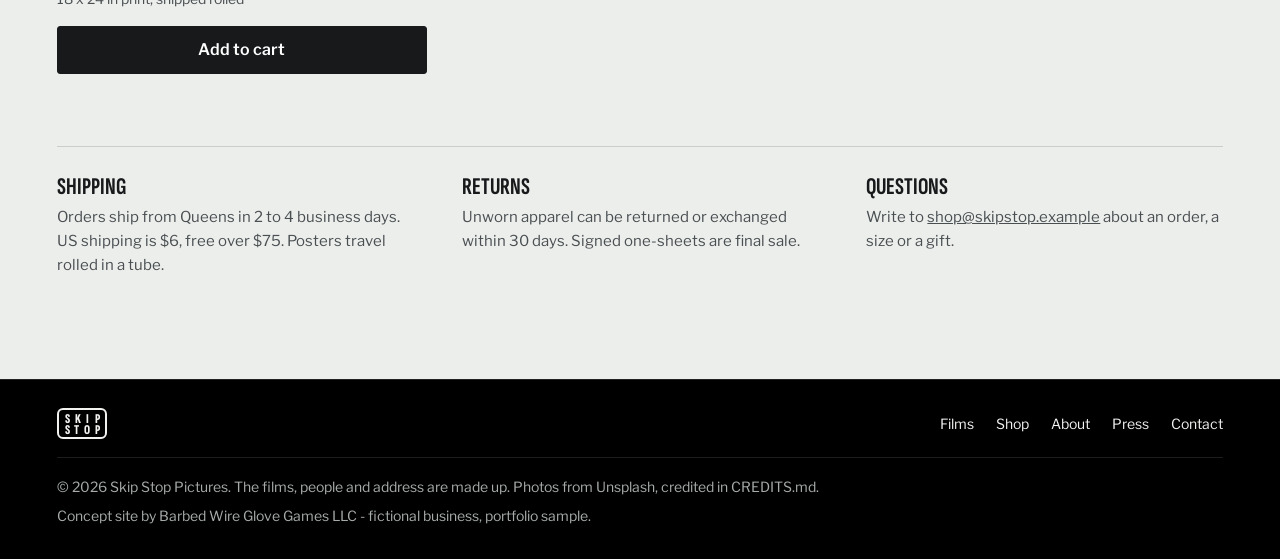
<file: skip-stop-pictures/shop.html>
<!doctype html>
<html lang="en">
<head>
<meta charset="utf-8">
<meta name="viewport" content="width=device-width, initial-scale=1">
<title>Shop | Skip Stop Pictures</title>
<meta name="description" content="Tees, hoodies, caps and posters from Skip Stop Pictures' films, printed in Queens and shipped from New York.">
<link rel="canonical" href="https://ausomea.github.io/cvc-web-portfolio/skip-stop-pictures/shop.html">
<meta property="og:type" content="website">
<meta property="og:site_name" content="Skip Stop Pictures">
<meta property="og:title" content="Shop | Skip Stop Pictures">
<meta property="og:description" content="Tees, hoodies, caps and posters from a production company in Queens, New York.">
<meta property="og:url" content="https://ausomea.github.io/cvc-web-portfolio/skip-stop-pictures/shop.html">
<meta property="og:image" content="https://ausomea.github.io/cvc-web-portfolio/skip-stop-pictures/img/og.jpg">
<meta property="og:image:width" content="1200">
<meta property="og:image:height" content="630">
<meta name="twitter:card" content="summary_large_image">
<meta name="theme-color" content="#000000">
<link rel="icon" href="data:image/svg+xml,%3Csvg xmlns='http://www.w3.org/2000/svg' viewBox='0 0 32 32'%3E%3Crect width='32' height='32' rx='4' fill='%23000'/%3E%3Crect x='5' y='8.5' width='22' height='15' rx='3.5' fill='none' stroke='%23fff' stroke-width='2.2'/%3E%3Cpath d='M10 14h12M10 18h12' stroke='%23fff' stroke-width='2.2'/%3E%3C/svg%3E">
<link rel="stylesheet" href="css/site.css">
</head>
<body class="shop-page">
<a class="skip" href="#products">Skip to the products</a>

<svg width="0" height="0" style="position:absolute" aria-hidden="true">
  <symbol id="gate" viewBox="0 0 100 62">
    <rect x="2" y="2" width="96" height="58" rx="10" fill="none" stroke="currentColor" stroke-width="4"/>
    <text x="50" y="29" text-anchor="middle" textLength="70" lengthAdjust="spacing" font-family="Sofia Sans Extra Condensed, Arial Narrow, sans-serif" font-weight="800" font-size="27" fill="currentColor">SKIP</text>
    <text x="50" y="52" text-anchor="middle" textLength="70" lengthAdjust="spacing" font-family="Sofia Sans Extra Condensed, Arial Narrow, sans-serif" font-weight="800" font-size="27" fill="currentColor">STOP</text>
  </symbol>
  <symbol id="i-bag" viewBox="0 0 24 24"><path d="M5 8h14l-1 13H6L5 8Zm4 0V6a3 3 0 0 1 6 0v2" fill="none" stroke="currentColor" stroke-width="1.8" stroke-linejoin="round"/></symbol>
  <symbol id="i-x" viewBox="0 0 16 16"><path d="M3 3l10 10M13 3L3 13" stroke="currentColor" stroke-width="2" stroke-linecap="round"/></symbol>
  <symbol id="i-lock" viewBox="0 0 16 16"><path d="M4 7V5a4 4 0 0 1 8 0v2M3 7h10v8H3z" fill="none" stroke="currentColor" stroke-width="1.6" stroke-linejoin="round"/></symbol>
</svg>

<header class="nav">
  <div class="wrap">
    <a class="brand" href="index.html" aria-label="Skip Stop Pictures, home">
      <svg viewBox="0 0 100 62" aria-hidden="true"><use href="#gate"/></svg>
      <small>Skip Stop Pictures<br>Film and television, New York</small>
    </a>
    <ul class="nav-links" id="navLinks">
      <li><a href="index.html#films">Films</a></li>
      <li><a href="shop.html" aria-current="page">Shop</a></li>
      <li><a href="index.html#about">About</a></li>
      <li><a href="index.html#press">Press</a></li>
      <li><a href="index.html#contact">Contact</a></li>
    </ul>
    <button class="cart-btn" type="button" data-cart-open aria-label="Open cart">
      <svg aria-hidden="true"><use href="#i-bag"/></svg>Cart <span class="cart-count" data-cart-count>0</span>
    </button>
    <button class="menu-btn" type="button" aria-expanded="false" aria-controls="navLinks" aria-label="Menu">
      <svg viewBox="0 0 24 24" aria-hidden="true"><path d="M3 7h18M3 12h18M3 17h18" stroke="currentColor" stroke-width="2" stroke-linecap="round"/></svg>
    </button>
  </div>
</header>

<main>
  <section class="shop-head">
    <div class="wrap">
      <h1>Shop</h1>
      <div class="row">
        <p>Shirts, hoodies, caps and posters from the films, printed in Queens and shipped from New York.</p>
      </div>
    </div>
  </section>

  <section class="section" id="products" aria-label="Products">
    <div class="wrap">
      <div class="filters" role="group" aria-label="Show">
        <button type="button" data-filter="all" aria-pressed="true">Everything</button>
        <button type="button" data-filter="apparel" aria-pressed="false">Apparel</button>
        <button type="button" data-filter="posters" aria-pressed="false">Posters</button>
      </div>
      <ul class="products shop-grid">
        <li class="product" data-product="tee" data-kind="apparel">
          <div class="shot"><img src="img/shop-tee.webp" width="640" height="640" alt="White t-shirt with the Skip Stop logo printed on the chest, hanging on a concrete wall"></div>
          <div class="row"><h3>Skip Stop tee</h3><span class="price">$32</span></div>
          <p class="detail">White, printed front</p>
          <fieldset class="sizes"><legend>Size</legend>
            <label><input type="radio" name="s-tee" value="S"><span>S</span></label><label><input type="radio" name="s-tee" value="M" checked><span>M</span></label><label><input type="radio" name="s-tee" value="L"><span>L</span></label><label><input type="radio" name="s-tee" value="XL"><span>XL</span></label><label><input type="radio" name="s-tee" value="XXL"><span>XXL</span></label>
          </fieldset>
          <div class="spacer"></div>
          <button class="btn btn-ink add" type="button" data-add="tee">Add to cart</button>
        </li>
        <li class="product" data-product="hoodie" data-kind="apparel">
          <div class="shot"><img src="img/shop-hoodie.webp" width="640" height="640" alt="Oat hoodie with a small embroidered Skip Stop logo, worn on a city sidewalk"></div>
          <div class="row"><h3>Crew hoodie</h3><span class="price">$64</span></div>
          <p class="detail">Oat, embroidered chest</p>
          <fieldset class="sizes"><legend>Size</legend>
            <label><input type="radio" name="s-hoodie" value="S"><span>S</span></label><label><input type="radio" name="s-hoodie" value="M" checked><span>M</span></label><label><input type="radio" name="s-hoodie" value="L"><span>L</span></label><label><input type="radio" name="s-hoodie" value="XL"><span>XL</span></label><label><input type="radio" name="s-hoodie" value="XXL"><span>XXL</span></label>
          </fieldset>
          <div class="spacer"></div>
          <button class="btn btn-ink add" type="button" data-add="hoodie">Add to cart</button>
        </li>
        <li class="product" data-product="cap" data-kind="apparel">
          <div class="shot"><img src="img/shop-cap.webp" width="640" height="640" loading="lazy" alt="Black cap with a white embroidered Skip Stop logo on a window sill above the city"></div>
          <div class="row"><h3>Skip Stop cap</h3><span class="price">$30</span></div>
          <p class="detail">Black, embroidered, one size</p>
          <div class="spacer"></div>
          <button class="btn btn-ink add" type="button" data-add="cap">Add to cart</button>
        </li>
        <li class="product" data-product="print" data-kind="posters">
          <div class="shot"><img src="img/shop-print.webp" width="640" height="640" loading="lazy" alt="Fire Escape Summer poster print clipped to a concrete wall"></div>
          <div class="row"><h3>Fire Escape Summer poster</h3><span class="price">$28</span></div>
          <p class="detail">18 x 24 in print, shipped rolled</p>
          <div class="spacer"></div>
          <button class="btn btn-ink add" type="button" data-add="print">Add to cart</button>
        </li>
        <li class="product wide" data-product="signed" data-kind="posters">
          <div class="shot"><img src="img/shop-signed.webp" width="640" height="640" loading="lazy" alt="Framed and signed The Last Local one-sheet on a concrete wall"></div>
          <div class="row"><h3>Signed one-sheet</h3><span class="price">$140</span></div>
          <p class="detail">The Last Local. 27 x 40 in, signed, framed</p>
          <p class="blurb">The full-size theatrical poster, signed by director Marisol Treadwell and framed in black with a white mat. Fifty numbered copies.</p>
          <button class="btn btn-ink add" type="button" data-add="signed">Add to cart</button>
        </li>
      </ul>

      <div class="policies">
        <div><h2>Shipping</h2><p>Orders ship from Queens in 2 to 4 business days. US shipping is $6, free over $75. Posters travel rolled in a tube.</p></div>
        <div><h2>Returns</h2><p>Unworn apparel can be returned or exchanged within 30 days. Signed one-sheets are final sale.</p></div>
        <div><h2>Questions</h2><p>Write to <a href="mailto:shop@skipstop.example">shop@skipstop.example</a> about an order, a size or a gift.</p></div>
      </div>
    </div>
  </section>
</main>

<footer class="footer">
  <div class="wrap">
    <a class="brand" href="index.html" aria-label="Skip Stop Pictures, home"><svg viewBox="0 0 100 62" aria-hidden="true"><use href="#gate"/></svg></a>
    <nav aria-label="Footer"><a href="index.html#films">Films</a><a href="shop.html">Shop</a><a href="index.html#about">About</a><a href="index.html#press">Press</a><a href="index.html#contact">Contact</a></nav>
    <div class="credit">
      <p>&copy; 2026 Skip Stop Pictures. The films, people and address are made up. Photos from Unsplash, credited in CREDITS.md.</p>
      <p>Concept site by Barbed Wire Glove Games LLC - fictional business, portfolio sample.</p>
    </div>
  </div>
</footer>

<script src="js/cart.js"></script>
<script>
  // Shop filters and the mobile menu
  (function () {
    var btns = document.querySelectorAll('[data-filter]');
    btns.forEach(function (b) {
      b.addEventListener('click', function () {
        var f = b.getAttribute('data-filter');
        btns.forEach(function (x) { x.setAttribute('aria-pressed', String(x === b)); });
        document.querySelectorAll('.shop-grid .product').forEach(function (p) { p.hidden = f !== 'all' && p.getAttribute('data-kind') !== f; });
      });
    });
    var m = document.querySelector('.menu-btn'), l = document.getElementById('navLinks');
    m.addEventListener('click', function () { var o = l.classList.toggle('open'); m.setAttribute('aria-expanded', String(o)); });
  })();
</script>
</body>
</html>
</file>
<file: hub.css>
/* Barbed Wire Glove Games: portfolio hub v4. Plan and rationale: hub-assets/DESIGN.md */

@font-face {
  font-family: "Funnel Display";
  src: url("hub-assets/fonts/funnel-display-latin.woff2") format("woff2");
  font-weight: 300 800;
  font-display: swap;
}
@font-face {
  font-family: "Funnel Sans";
  src: url("hub-assets/fonts/funnel-sans-latin.woff2") format("woff2");
  font-weight: 300 800;
  font-display: swap;
}
/* The sample sites' own display faces, subset to the glyphs of their one question each. */
@font-face {
  font-family: "Q Big Shoulders";
  src: url("hub-assets/fonts/q-big-shoulders.woff2") format("woff2");
  font-weight: 100 900;
  font-display: block;
}
@font-face {
  font-family: "Q Mona Sans";
  src: url("hub-assets/fonts/q-mona-sans.woff2") format("woff2");
  font-weight: 200 900;
  font-stretch: 75% 125%;
  font-display: block;
}
@font-face {
  font-family: "Q Sofia XCond";
  src: url("hub-assets/fonts/q-sofia-xcond.woff2") format("woff2");
  font-weight: 100 900;
  font-display: block;
}
@font-face {
  font-family: "Q Archivo";
  src: url("hub-assets/fonts/q-archivo.woff2") format("woff2");
  font-weight: 100 900;
  font-stretch: 62% 125%;
  font-display: block;
}

:root {
  --glass: #9FE4D8;      /* sea glass: hero, picker and hire grounds; the accent on ink */
  --ink: #17183B;        /* night ink: text, the Hire button, device bezels, dark sections */
  --ink-2: #26285A;      /* raised ink: laptop lip, image trays */
  --ink-soft: #4A4D72;   /* secondary text on paper (7.1:1) and on sea glass (5.6:1) */
  --paper: #EEF1F5;      /* the tools section */
  --mist: #C8CBE4;       /* secondary text on ink (10.7:1) */
  --ss: #5A2A5E;         /* velvet plum: the film studio's panel (theater seats); white on it 10.9:1 */
  --white: #FFFFFF;

  --display: "Funnel Display", "Funnel Sans", system-ui, -apple-system, "Segoe UI", sans-serif;
  --text: "Funnel Sans", system-ui, -apple-system, "Segoe UI", sans-serif;

  --wrap: 1280px;
  --gutter: clamp(16px, 5.6vw, 80px);
  --radius: 10px;
}

*, *::before, *::after { box-sizing: border-box; }
html { -webkit-text-size-adjust: 100%; text-size-adjust: 100%; }
body {
  margin: 0;
  background: var(--paper);
  color: var(--ink);
  font: 400 18px/1.55 var(--text);
  font-optical-sizing: auto;
  -webkit-font-smoothing: antialiased;
}
img { display: block; max-width: 100%; height: auto; }
a { color: inherit; }
h1, h2, h3 { font-family: var(--display); margin: 0; font-weight: 800; }
h2 { text-wrap: balance; }
p { margin: 0; }
button { font: inherit; color: inherit; }

.wrap { width: 100%; max-width: calc(var(--wrap) + 2 * var(--gutter)); margin: 0 auto; padding: 0 var(--gutter); }

.skip {
  position: absolute; left: 12px; top: -60px; z-index: 20;
  background: var(--ink); color: var(--white); padding: 10px 14px; border-radius: 8px; text-decoration: none;
}
.skip:focus { top: 12px; }

:focus-visible { outline: 3px solid var(--ink); outline-offset: 3px; }
.shipped :focus-visible, .answer :focus-visible, .foot :focus-visible, .stage :focus-visible { outline-color: var(--glass); }

/* ---------- buttons and links ---------- */
.btn {
  display: inline-flex; align-items: center; justify-content: center;
  min-height: 50px; padding: 12px 22px;
  border: 2px solid transparent; border-radius: var(--radius);
  font: 700 17px/1.1 var(--text); letter-spacing: 0.005em;
  text-decoration: none; white-space: nowrap; cursor: pointer;
  transition: background-color .15s ease, color .15s ease, border-color .15s ease;
}
.btn--ink { background: var(--ink); color: var(--white); }
.btn--ink:hover { background: #2C2E6B; }
.btn--glass { background: var(--glass); color: var(--ink); }
.btn--glass:hover { background: #BDEDE4; }
.btn--lg { min-height: 58px; padding: 14px 28px; font-size: 19px; }

.textlink {
  font-weight: 700; text-decoration: underline; text-decoration-thickness: 2px; text-underline-offset: 4px;
}
.textlink:hover { text-decoration-thickness: 3px; }
.textlink--light { color: var(--white); text-decoration-color: var(--glass); }

/* ---------- header ---------- */
.top { background: var(--glass); }
.top__in { display: flex; align-items: center; gap: 28px; padding-top: 16px; padding-bottom: 16px; }
.brand { display: inline-flex; align-items: center; gap: 12px; text-decoration: none; margin-right: auto; }
.brand__mark { flex: none; }
.brand__name { font: 800 19px/1.1 var(--display); letter-spacing: -0.01em; }
.top__nav { display: flex; gap: 26px; }
.top__nav a { font-weight: 600; text-decoration: none; }
.top__nav a:hover { text-decoration: underline; text-decoration-thickness: 2px; text-underline-offset: 5px; }
.top__cta { min-height: 46px; padding: 10px 18px; font-size: 16px; }

/* ---------- hero: headline + the live sample sites ---------- */
.intro { background: var(--glass); padding: clamp(12px, 2.2vw, 32px) 0 clamp(48px, 6vw, 88px); }
.intro__head {
  display: grid; grid-template-columns: minmax(0, 8fr) minmax(0, 4fr);
  column-gap: clamp(32px, 5vw, 80px); align-items: end;
  margin-bottom: clamp(24px, 2.8vw, 40px);
}
h1 {
  font-size: clamp(40px, 4.5vw, 66px);
  line-height: 0.98;
  letter-spacing: -0.03em;
  max-width: 12.4em;
  text-wrap: balance;
}
.lead { font-size: clamp(18px, 1.45vw, 20px); line-height: 1.45; max-width: 26em; padding-bottom: 4px; }

/* tabs */
#viewer { scroll-margin-top: 12px; }
.viewer__tabs { display: flex; gap: 8px; }
.tab {
  display: flex; flex-direction: column; align-items: flex-start; gap: 2px;
  flex: 1 1 0; min-width: 0;
  padding: 13px 18px 14px;
  border: 0; border-radius: var(--radius) var(--radius) 0 0;
  background: #B9EBE2; color: var(--ink);
  box-shadow: inset 0 5px 0 var(--site);
  text-align: left; cursor: pointer;
  transition: background-color .2s ease, color .2s ease;
}
.tab:hover { background: #CBF0E9; }
.tab__kind { font: 800 20px/1.15 var(--display); }
.tab__name { font-size: 15px; color: var(--ink-soft); }
.tab[aria-selected="true"] { background: var(--site); color: var(--site-ink); box-shadow: none; }
.tab[aria-selected="true"] .tab__name { color: inherit; opacity: .85; }
.tab[data-site="jr"] { --site: #C9A77E; --site-ink: #1D1712; }
.tab[data-site="sr"] { --site: #1C5AA3; --site-ink: #FFFFFF; }
.tab[data-site="iw"] { --site: #C92A30; --site-ink: #FFFFFF; }
.tab[data-site="ss"] { --site: var(--ss); --site-ink: #FFFFFF; }

/* panel: the site's own color, its question in its own face, and the device */
.viewer__panel {
  --site: #C9A77E; --site-ink: #1D1712;
  display: grid; grid-template-columns: minmax(0, 4fr) minmax(0, 8fr);
  grid-template-rows: auto auto 1fr;
  grid-template-areas: "q stage" "info stage" "more stage";
  background: var(--site); color: var(--site-ink);
  border-radius: 0 0 var(--radius) var(--radius);
  transition: background-color .3s ease, color .3s ease;
}
.viewer__panel[data-site="sr"] { --site: #1C5AA3; --site-ink: #FFFFFF; }
.viewer__panel[data-site="iw"] { --site: #C92A30; --site-ink: #FFFFFF; }
.viewer__panel[data-site="ss"] { --site: var(--ss); --site-ink: #FFFFFF; }

.viewer__q { grid-area: q; padding: clamp(24px, 2.8vw, 40px) clamp(24px, 2.8vw, 40px) 16px; font-size: 44px; line-height: 1; }
.viewer__info { grid-area: info; padding: 0 clamp(24px, 2.8vw, 40px); display: flex; flex-direction: column; gap: 10px; }
.viewer__more { grid-area: more; padding: 16px clamp(24px, 2.8vw, 40px) clamp(24px, 2.8vw, 36px); display: flex; flex-direction: column; gap: 14px; }
.stage { grid-area: stage; }
.viewer__panel[data-site="jr"] .viewer__q { font-family: "Q Big Shoulders", var(--display); font-weight: 800; font-size: 50px; letter-spacing: -0.005em; }
.viewer__panel[data-site="sr"] .viewer__q { font-family: "Q Mona Sans", var(--display); font-weight: 800; font-stretch: 116%; font-size: 36px; letter-spacing: -0.02em; }
.viewer__panel[data-site="iw"] .viewer__q { font-family: "Q Archivo", var(--display); font-weight: 800; font-stretch: 62%; font-size: 52px; letter-spacing: -0.01em; }
.viewer__panel[data-site="ss"] .viewer__q { font-family: "Q Sofia XCond", var(--display); font-weight: 800; font-size: 60px; line-height: .92; letter-spacing: 0; }
.viewer__name { font-size: 22px; line-height: 1.2; letter-spacing: -0.01em; }
.viewer__about { font-size: 16px; opacity: .9; }
.viewer__try { font-size: 17px; }
.viewer__controls { margin-top: auto; padding-top: 14px; display: flex; flex-wrap: wrap; align-items: center; gap: 14px 22px; }
.viewer__panel .textlink { text-decoration-color: currentColor; }
.viewer__panel.is-swapping .viewer__q,
.viewer__panel.is-swapping .viewer__info > *,
.viewer__panel.is-swapping .viewer__try { animation: swap .28s ease-out; }
@keyframes swap { from { opacity: 0; transform: translateY(6px); } to { opacity: 1; transform: none; } }

.seg { display: inline-flex; padding: 3px; border-radius: 12px; background: rgba(0, 0, 0, .16); }
.seg button {
  min-height: 42px; padding: 8px 16px; border: 0; border-radius: 9px;
  background: transparent; color: inherit; font-weight: 700; font-size: 16px; cursor: pointer;
}
.seg button[aria-pressed="true"] { background: var(--ink); color: var(--white); }
.viewer__panel :focus-visible { outline-color: var(--ink); }
.viewer__panel[data-site="sr"] :focus-visible, .viewer__panel[data-site="iw"] :focus-visible, .viewer__panel[data-site="ss"] :focus-visible { outline-color: var(--white); }

.stage {
  position: relative;
  display: flex; align-items: center; justify-content: center;
  height: 560px; padding: 26px 28px 34px;
}
.device {
  position: relative; flex: none;
  width: var(--dw, 760px); height: var(--dh, 480px);
  padding: var(--bz, 12px);
  background: var(--ink); border-radius: var(--dr, 16px);
  transition: width .38s cubic-bezier(.3, .7, .2, 1), height .38s cubic-bezier(.3, .7, .2, 1), border-radius .38s ease, padding .38s ease;
}
.stage[data-mode="laptop"] .device::after {
  /* the laptop's hinge lip */
  content: ""; position: absolute; left: -2.5%; right: -2.5%; bottom: -14px; height: 14px;
  background: var(--ink-2); border-radius: 0 0 12px 12px;
}
.device__screen {
  position: relative; width: 100%; height: 100%; overflow: hidden;
  background: #FFFFFF; border-radius: var(--sr, 4px);
}
.device__poster { position: absolute; inset: 0; width: 100%; height: 100%; object-fit: cover; object-position: top center; }
.device__frame {
  position: absolute; left: 0; top: 0; border: 0; background: #FFFFFF;
  transform-origin: 0 0; transform: scale(var(--s, .5));
  opacity: 0; transition: opacity .3s ease;
}
.device__frame.is-ready { opacity: 1; }
.device__frame[hidden] { display: none; }
.device__use {
  position: absolute; inset: 0; z-index: 2;
  display: flex; align-items: flex-end; justify-content: center;
  padding: 0 0 18px; border: 0; background: transparent; cursor: pointer;
}
.device__use span {
  padding: 10px 16px; border-radius: 999px;
  background: var(--ink); color: var(--white); font-weight: 700; font-size: 15px;
  box-shadow: 0 0 0 2px rgba(255, 255, 255, .9);
}
.device__use:hover span, .device__use:focus-visible span { background: #2C2E6B; }
.device__use:focus-visible { outline: 3px solid var(--glass); outline-offset: -3px; }
.device__use[hidden] { display: none; }
.viewer__noscript { margin-top: 16px; }

/* ---------- the tool on each site ---------- */
.tools { padding: clamp(64px, 8vw, 112px) 0; }
.tools__head, .shipped__head {
  display: grid; grid-template-columns: minmax(0, 7fr) minmax(0, 5fr);
  gap: 16px 80px; align-items: end; margin-bottom: clamp(36px, 4.5vw, 56px);
}
.tools__head h2, .shipped__head h2, .yours__pick h2, .hire h2 {
  font-size: clamp(32px, 4vw, 56px); line-height: 1.02; letter-spacing: -0.025em;
}
.tools__head h2 { max-width: 13ch; }
.tools__head p { color: var(--ink-soft); max-width: 32em; }

.tools__list { display: grid; grid-template-columns: repeat(4, minmax(0, 1fr)); gap: 32px; align-items: start; }
.tool[data-site="jr"] { --site: #C9A77E; }
.tool[data-site="sr"] { --site: #1C5AA3; }
.tool[data-site="iw"] { --site: #C92A30; }
.tool[data-site="ss"] { --site: var(--ss); }
/* the site's color sits on top of its screenshot, like the viewer tabs */
.tool__shot {
  width: 100%; margin-bottom: 24px;
  border-top: 6px solid var(--site); border-radius: 4px 4px 12px 12px;
  box-shadow: 0 0 0 1px rgba(23, 24, 59, .14);
}
.tool h3 { font-size: clamp(24px, 2.1vw, 30px); letter-spacing: -0.015em; line-height: 1.1; }
/* four across: headings get two lines and sit on the bottom one, so the site lines below them align */
@media (min-width: 1240px) {
  .tool h3 { min-height: 2.2em; display: flex; align-items: flex-end; }
}
.tool__site { margin-top: 4px; font-weight: 700; font-size: 16px; color: var(--ink-soft); }
.tool > p:not(.tool__site) { margin-top: 12px; font-size: 17px; }
.tool > p.tool__also { color: var(--ink-soft); font-size: 16px; }
.tool .textlink { display: inline-block; margin-top: 16px; }

/* ---------- your site: picker ---------- */
.yours { background: var(--glass); padding: clamp(64px, 9vw, 120px) 0; }
.yours__in { display: grid; grid-template-columns: minmax(0, 5fr) minmax(0, 7fr); gap: clamp(32px, 5vw, 80px); align-items: start; }
.yours__pick > p { margin-top: 18px; max-width: 28em; }
.picks { display: flex; flex-wrap: wrap; gap: 10px; margin-top: 28px; }
.pick {
  min-height: 46px; padding: 10px 16px;
  border: 2px solid var(--ink); border-radius: var(--radius);
  background: transparent; color: var(--ink);
  font-weight: 700; font-size: 16px; cursor: pointer;
  transition: background-color .15s ease, color .15s ease;
}
.pick:hover { background: rgba(23, 24, 59, .09); }
.pick[aria-checked="true"] { background: var(--ink); color: var(--glass); }

.answer {
  background: var(--ink); color: var(--white);
  border-radius: 16px; padding: clamp(28px, 4vw, 56px);
}
.answer__who { color: var(--mist); font-weight: 600; }
.answer__q {
  margin-top: 10px;
  font: 800 clamp(34px, 4vw, 56px)/1.02 var(--display); letter-spacing: -0.025em;
  color: var(--glass);
  min-height: 2.04em;
}
.answer__tool { margin-top: 22px; font-size: 19px; line-height: 1.5; max-width: 34em; }
.answer__tool strong { color: var(--white); }
.answer__sample { margin-top: 16px; }
.answer__sample[hidden] { display: none; }
.answer__swap.is-swapping > * { animation: swap .3s ease-out both; }
.answer__swap.is-swapping > :nth-child(2) { animation-delay: .04s; }
.answer__swap.is-swapping > :nth-child(3) { animation-delay: .08s; }
.answer__hire { margin-top: 32px; padding-top: 28px; border-top: 1px solid rgba(200, 203, 228, .25); }

/* ---------- shipped work ---------- */
.shipped { background: var(--ink); color: var(--white); padding: clamp(64px, 8vw, 112px) 0; }
.shipped__head p { color: var(--mist); max-width: 30em; }

.works { display: grid; grid-template-columns: repeat(3, minmax(0, 1fr)); gap: clamp(28px, 3.4vw, 48px); align-items: start; }
.work__tray {
  aspect-ratio: 16 / 9; margin-bottom: 24px;
  display: flex; align-items: center; justify-content: center; gap: 3.5%;
  padding: 5% 4%; overflow: hidden;
  background: var(--ink-2); border-radius: 12px;
}
.work__tray img { height: 100%; width: auto; min-width: 0; border-radius: 8px; }
.work__tray--cover { padding: 0; }
.work__tray .work__cover { width: 100%; height: 100%; object-fit: cover; object-position: left center; border-radius: 0; }
.work h3 { font-size: clamp(24px, 2.1vw, 30px); letter-spacing: -0.015em; line-height: 1.1; }
.work__kind { margin-top: 6px; color: var(--glass); font-weight: 700; font-size: 16px; }
.work > p:not(.work__kind):not(.work__links) { margin-top: 12px; color: var(--mist); font-size: 17px; }
.work > p.work__role { color: var(--white); font-weight: 600; font-size: 15px; }
.work__links { margin-top: 16px; display: flex; flex-wrap: wrap; gap: 10px 22px; align-items: center; }

/* ---------- hire ---------- */
.hire { background: var(--glass); padding: clamp(64px, 8vw, 104px) 0; }
.hire__in { display: grid; grid-template-columns: minmax(0, 7fr) minmax(0, 5fr); gap: 28px clamp(32px, 5vw, 80px); align-items: start; }
.hire__body { display: grid; gap: 22px; justify-items: start; }
.hire__body p { max-width: 34em; }
.hire__body .hire__studio { font-size: 16px; color: var(--ink-soft); }

/* ---------- footer ---------- */
.foot { background: var(--ink); color: var(--mist); padding: 28px 0 40px; font-size: 15px; }
.foot__in { display: grid; grid-template-columns: auto 1fr; gap: 8px 48px; }
.foot__in p:last-child { max-width: 60em; }

/* ---------- four tools no longer fit side by side: rows, image left ---------- */
@media (max-width: 1239px) {
  .tools__list { grid-template-columns: minmax(0, 1fr); gap: 48px; }
  .tool { display: grid; grid-template-columns: minmax(0, 240px) minmax(0, 1fr); column-gap: 40px; align-content: start; }
  .tool__shot { grid-row: 1 / span 6; margin-bottom: 0; }
  .tool > * { max-width: 40em; }
}

/* ---------- tablet ---------- */
@media (max-width: 1099px) {
  .top__nav { display: none; }
  .viewer__panel { grid-template-columns: minmax(0, 1fr); grid-template-rows: auto; grid-template-areas: "q" "stage" "info" "more"; }
  .viewer__q { padding-bottom: 4px; }
  .viewer__more { padding-top: 12px; }
  .viewer__controls { margin-top: 6px; }
  .stage { height: auto; min-height: 0; padding: 22px 24px 30px; }
  .tools__head, .shipped__head, .yours__in, .hire__in { grid-template-columns: minmax(0, 1fr); }
  .works { grid-template-columns: minmax(0, 1fr); gap: 56px; }
  .tool > p:not(.tool__site) { font-size: 16px; }
  .work { display: grid; grid-template-columns: minmax(0, 6fr) minmax(0, 6fr); column-gap: 40px; align-content: start; }
  .work__tray { grid-row: 1 / span 6; margin-bottom: 0; }
}

/* ---------- headline stacks below 900; tools turn into rows ---------- */
@media (max-width: 899px) {
  .intro__head { grid-template-columns: minmax(0, 1fr); row-gap: 16px; }
  h1 { max-width: 14ch; }
  .tool { grid-template-columns: minmax(0, 4fr) minmax(0, 8fr); column-gap: 32px; }
  .tab__name .tab__more { display: none; }
}

/* ---------- phone ---------- */
@media (max-width: 759px) {
  body { font-size: 17px; }
  .top__in { gap: 12px; padding-top: 12px; padding-bottom: 12px; }
  .brand { gap: 8px; }
  .brand__mark { width: 34px; height: 17px; }
  .brand__name { font-size: 16px; max-width: 8.5em; line-height: 1.05; }
  .top__cta { min-height: 44px; padding: 8px 14px; font-size: 15px; }
  .intro { padding-top: 6px; }
  h1 { font-size: clamp(36px, 10.4vw, 46px); }
  .lead { font-size: 17px; }

  .viewer__tabs { gap: 4px; }
  .tab { padding: 12px 10px 13px; }
  .tab__kind { font-size: 18px; }
  .tab__name { font-size: 13px; }
  .tab__more { display: none; }
  .viewer__q { padding: 20px 18px 2px; }
  .viewer__info { padding: 0 18px; }
  .viewer__more { padding: 12px 18px 22px; }
  .viewer__panel[data-site="jr"] .viewer__q { font-size: 40px; }
  .viewer__panel[data-site="sr"] .viewer__q { font-size: 28px; }
  .viewer__panel[data-site="iw"] .viewer__q { font-size: 42px; }
  .viewer__panel[data-site="ss"] .viewer__q { font-size: 48px; }
  .stage { padding: 16px 16px 22px; }
  .stage[data-mode="laptop"] .device__use { padding-bottom: 8px; }
  .stage[data-mode="laptop"] .device__use span { font-size: 13px; padding: 6px 11px; }

  .tool, .work { display: block; }
  .tool__shot { margin-bottom: 20px; }
  .work__tray { margin-bottom: 20px; }
  .answer { padding: 26px 20px; border-radius: 14px; }
  .answer__tool { font-size: 18px; }
  .answer__hire .btn, .hire__body .btn { width: 100%; }
  .foot__in { grid-template-columns: minmax(0, 1fr); }
}

/* four tabs on a phone: the kind only (the panel names the business right below) */
@media (max-width: 559px) {
  .tab { padding: 12px 8px 13px; }
  .tab__kind { font-size: 16px; }
  .tab__name { display: none; }
}

@media (max-width: 380px) {
  .tab { padding: 12px 6px 13px; }
  .tab__kind { font-size: 15px; }
  .brand__mark { width: 28px; height: 14px; }
  .brand__name { font-size: 15px; max-width: 7.5em; }
  .top__cta { padding: 8px 11px; font-size: 14px; }
}

@media (prefers-reduced-motion: reduce) {
  *, *::before, *::after { animation-duration: .001ms !important; animation-iteration-count: 1 !important; transition-duration: .001ms !important; scroll-behavior: auto !important; }
}
</file>
<file: ironwood-strength/css/site.css>
/* Ironwood Strength Co. - concept site. Materials: chalk, graphite, rubber, platform wood, plate colors. */

@font-face {
  font-family: "Archivo";
  src: url("../fonts/archivo-var-latin.woff2") format("woff2");
  font-weight: 100 900;
  font-stretch: 62% 125%;
  font-style: normal;
  font-display: swap;
}

:root {
  --chalk: #ECEDE9;
  --chalk-2: #F8F8F6;
  --chalk-3: #DEE1DC;
  --ink: #1C2325;
  --ink-2: #4F5A60;
  --rule: rgba(28, 35, 37, 0.2);
  --rule-strong: rgba(28, 35, 37, 0.45);
  --rubber: #152A2D;
  --rubber-2: #1D373A;
  --rubber-line: #34504F;
  --on-rubber: #E9ECEA;
  --on-rubber-2: #A9B7B8;
  --wood: #C9A46C;
  --red: #D0262D;
  --red-dark: #AE1F25;
  --blue: #1F5BB0;
  --yellow: #F1C232;
  --green: #277D43;
  --white: #F2F2EF;
  --steel: #A7AFB3;
  --black: #333B3E;
  --error: #A3151B;

  --wrap: 1200px;
  --gutter: clamp(16px, 4vw, 40px);
  --radius: 3px;
  --condensed: 62%;
  --expanded: 116%;
}

*, *::before, *::after { box-sizing: border-box; }

html {
  -webkit-text-size-adjust: 100%;
  scroll-behavior: smooth;
  scroll-padding-top: 88px;
}

body {
  margin: 0;
  background: var(--chalk);
  color: var(--ink);
  font-family: "Archivo", "Arial Narrow", Arial, sans-serif;
  font-size: 1.0625rem;
  line-height: 1.55;
  font-stretch: 100%;
  font-weight: 400;
  text-rendering: optimizeLegibility;
}

img { display: block; max-width: 100%; height: auto; }
figure { margin: 0; }
p { margin: 0 0 1em; }
a { color: inherit; }
button, input, select { font: inherit; color: inherit; }

h1, h2, h3, h4 {
  margin: 0;
  font-weight: 800;
  font-stretch: var(--condensed);
  line-height: 0.95;
  letter-spacing: 0;
  text-wrap: balance;
}

.wrap {
  width: 100%;
  max-width: calc(var(--wrap) + 2 * var(--gutter));
  margin: 0 auto;
  padding: 0 var(--gutter);
}

.sr-only {
  position: absolute !important;
  width: 1px; height: 1px;
  padding: 0; margin: -1px;
  overflow: hidden; clip: rect(0 0 0 0);
  white-space: nowrap; border: 0;
}

.skip-link {
  position: absolute; left: 12px; top: -60px; z-index: 100;
  background: var(--ink); color: var(--chalk-2);
  padding: 10px 16px; border-radius: var(--radius);
  font-weight: 700; text-decoration: none;
}
.skip-link:focus { top: 12px; }

:focus-visible { outline: 3px solid var(--blue); outline-offset: 3px; }

.num, .tnum { font-variant-numeric: tabular-nums; }

/* Small data labels: expanded width, sentence case, no tracking. */
.label, .class-meta, .role, .filter-label, .seg legend, .range-field label,
.platform-out h3, .pick, .readout-alt {
  font-size: 0.8125rem;
  font-stretch: var(--expanded);
  font-weight: 600;
  line-height: 1.35;
  letter-spacing: 0;
}

/* ---------- Buttons ---------- */
.btn {
  display: inline-flex; align-items: center; justify-content: center;
  min-height: 48px; padding: 0 22px;
  border: 2px solid transparent; border-radius: var(--radius);
  font-weight: 700; font-stretch: 108%; font-size: 1rem; line-height: 1.1;
  text-decoration: none; text-align: center; cursor: pointer;
  transition: background-color 0.15s ease, color 0.15s ease;
}
.btn-red { background: var(--red); color: #fff; }
.btn-red:hover { background: var(--red-dark); }
.btn-ghost { background: transparent; color: var(--ink); border-color: var(--ink); }
.btn-lg { min-height: 56px; padding: 0 28px; font-size: 1.0625rem; }
.btn-block { width: 100%; }

.text-link {
  font-weight: 700;
  text-decoration: underline;
  text-decoration-thickness: 2px;
  text-underline-offset: 6px;
}
.text-link:hover { text-decoration-color: var(--red); }

/* ---------- Header ---------- */
.site-header {
  position: relative; z-index: 50;
  background: var(--chalk);
  border-bottom: 1px solid var(--rule);
}
.header-inner {
  display: flex; align-items: center; gap: 24px;
  min-height: 68px;
}
.brand {
  display: flex; align-items: center; gap: 11px;
  text-decoration: none; color: var(--ink);
  margin-right: auto;
}
.brand-text { display: flex; align-items: baseline; gap: 8px; }
.brand-name { font-weight: 800; font-stretch: var(--condensed); font-size: 1.875rem; line-height: 1; }
.brand-sub { font-size: 0.8125rem; font-stretch: var(--expanded); font-weight: 600; color: var(--ink-2); }
.brand-mark { flex: none; }
.mark-rubber { fill: var(--rubber); }
.mark-wood { fill: var(--wood); }
.mark-grain { stroke: #9E7A47; stroke-width: 1.3; fill: none; }

.site-nav { display: flex; gap: 26px; }
.site-nav a {
  text-decoration: none; font-weight: 600; font-size: 0.9375rem;
  padding: 8px 0;
  text-underline-offset: 7px; text-decoration-thickness: 2px;
}
.site-nav a:hover { text-decoration-line: underline; }
.header-phone {
  font-weight: 700; text-decoration: none;
  font-variant-numeric: tabular-nums; white-space: nowrap;
}
.header-phone:hover { text-decoration: underline; text-underline-offset: 5px; }
.header-cta { min-height: 44px; padding: 0 18px; font-size: 0.9375rem; }
.nav-toggle {
  display: none;
  min-height: 44px; padding: 0 14px;
  background: transparent; border: 2px solid var(--ink); border-radius: var(--radius);
  font-weight: 700; cursor: pointer;
}

@media (min-width: 1000px) {
  .site-header { position: sticky; top: 0; }
}

@media (max-width: 999px) {
  .nav-toggle { display: inline-flex; align-items: center; }
  .header-phone { display: none; }
  .site-nav {
    display: none;
    position: absolute; left: 0; right: 0; top: 100%;
    flex-direction: column; gap: 0;
    background: var(--chalk-2);
    border-bottom: 2px solid var(--ink);
    padding: 8px var(--gutter) 16px;
  }
  .site-nav.is-open { display: flex; }
  .site-nav a { padding: 12px 0; font-size: 1.125rem; border-bottom: 1px solid var(--rule); }
}
@media (max-width: 639px) {
  .header-cta { display: none; }
  .brand-sub { display: none; }
}

/* ---------- Hero ---------- */
.hero-top { display: grid; grid-template-columns: minmax(0, 1fr); }
.hero-copy {
  padding: 44px var(--gutter) 36px;
  align-self: center;
}
.hero-copy h1 {
  font-size: clamp(3.25rem, 2rem + 3.6vw, 5.5rem);
  line-height: 0.9;
  max-width: 7.2em;
}
.hero-lede {
  font-size: clamp(1.0625rem, 1rem + 0.3vw, 1.1875rem);
  color: var(--ink-2);
  max-width: 34em;
  margin: 22px 0 28px;
}
.hero-actions { display: flex; flex-wrap: wrap; align-items: center; gap: 14px 26px; }
.next-line {
  display: flex; align-items: center; gap: 12px;
  margin: 28px 0 0;
  font-size: 0.9375rem; font-weight: 600; color: var(--ink-2);
  font-variant-numeric: tabular-nums;
}
.next-line strong { color: var(--ink); }
.nowrap { white-space: nowrap; }
.plate-sw {
  flex: none; display: inline-block;
  width: 9px; height: 26px; border-radius: 2px;
  background: var(--c, var(--steel));
  box-shadow: inset 0 0 0 1px rgba(28, 35, 37, 0.3);
}
.hero-photo { position: relative; min-height: 260px; aspect-ratio: 4 / 3; }
.hero-photo img { width: 100%; height: 100%; object-fit: cover; object-position: 30% 50%; }

@media (min-width: 900px) {
  .hero-top {
    grid-template-columns: minmax(0, 1.12fr) minmax(0, 1fr);
    min-height: 440px;
  }
  .hero-copy {
    padding: 36px 56px 32px max(var(--gutter), calc(50vw - 600px));
  }
  .hero-lede { margin: 18px 0 24px; }
  .next-line { margin-top: 20px; }
  .hero-photo { aspect-ratio: auto; min-height: 100%; }
  .hero-photo img { position: absolute; inset: 0; }
}

/* ---------- The platform (plate loader) ---------- */
.platform {
  background: var(--rubber);
  color: var(--on-rubber);
  padding: 22px 0 44px;
}
.platform :focus-visible { outline-color: var(--yellow); }
.platform-head {
  display: flex; flex-wrap: wrap; align-items: flex-end; justify-content: space-between;
  gap: 20px 32px;
}
.platform-intro { flex: 1 1 380px; min-width: 0; }
.platform-intro h2 { font-size: clamp(2.5rem, 1.9rem + 2vw, 3.5rem); }
.platform-intro p { color: var(--on-rubber-2); max-width: 44rem; margin: 8px 0 0; font-size: 0.9375rem; }

.readout {
  display: grid;
  grid-template-columns: 52px auto 52px;
  align-items: center;
  column-gap: 14px;
}
.readout-field { display: flex; align-items: baseline; gap: 6px; }
#target {
  width: 3.4ch;
  padding: 0;
  background: transparent;
  border: 0; border-bottom: 2px solid var(--rubber-line);
  border-radius: 0;
  color: var(--on-rubber);
  font-size: clamp(3.5rem, 2.6rem + 2.6vw, 4.75rem);
  font-weight: 800; font-stretch: var(--condensed);
  line-height: 1;
  text-align: right;
  font-variant-numeric: tabular-nums;
  -moz-appearance: textfield;
  appearance: textfield;
}
#target::-webkit-outer-spin-button,
#target::-webkit-inner-spin-button { -webkit-appearance: none; margin: 0; }
#target:focus-visible { outline-offset: 6px; }
.readout-unit { font-size: 1.5rem; font-weight: 700; color: var(--on-rubber-2); }
.step {
  width: 52px; height: 52px;
  display: grid; place-items: center;
  background: var(--rubber-2); color: var(--on-rubber);
  border: 2px solid var(--rubber-line); border-radius: var(--radius);
  cursor: pointer;
  transition: background-color 0.15s ease;
}
.step:hover { background: #26464A; }
.step:active { transform: translateY(1px); }
.step svg { stroke: currentColor; stroke-width: 2.6; stroke-linecap: round; fill: none; }
.readout-alt {
  grid-column: 1 / -1;
  margin: 8px 0 0; text-align: center;
  color: var(--on-rubber-2);
  font-variant-numeric: tabular-nums;
}

.bar-stage { margin-top: 4px; overflow: hidden; }
#bar-svg { display: block; width: 100%; height: auto; }
#bar-svg.is-zoomed .left-part { display: none; }
.plate text {
  font-family: "Archivo", sans-serif;
  font-weight: 800;
  font-stretch: 62%;
}

.platform-controls {
  display: flex; flex-wrap: wrap; align-items: flex-end;
  gap: 18px 28px;
  margin-top: 26px; padding-top: 22px;
  border-top: 1px solid var(--rubber-line);
}
.seg { border: 0; margin: 0; padding: 0; min-width: 0; }
.seg legend { color: var(--on-rubber-2); padding: 0; margin-bottom: 8px; }
.seg-options {
  position: relative;
  display: flex;
  border: 2px solid var(--rubber-line); border-radius: var(--radius);
}
.seg-options input { position: absolute; opacity: 0; width: 1px; height: 1px; margin: 0; }
.seg-options label {
  display: flex; align-items: center;
  min-height: 44px; padding: 0 14px;
  font-weight: 600; font-size: 0.9375rem;
  color: var(--on-rubber-2);
  cursor: pointer; white-space: nowrap;
}
.seg-options label + input + label { border-left: 2px solid var(--rubber-line); }
.seg-options input:checked + label { background: var(--on-rubber); color: var(--rubber); }
.seg-options input:focus-visible + label { outline: 3px solid var(--yellow); outline-offset: 2px; }
.seg-options label:hover { color: var(--on-rubber); }
.seg-options input:checked + label:hover { color: var(--rubber); }

.range-field { flex: 1 1 260px; min-width: 0; }
.range-field label { display: block; color: var(--on-rubber-2); margin-bottom: 8px; }
.range-field input[type="range"] {
  width: 100%; height: 44px; margin: 0;
  background: transparent;
  -webkit-appearance: none; appearance: none;
  cursor: pointer;
}
.range-field input[type="range"]::-webkit-slider-runnable-track {
  height: 6px; border-radius: 3px; background: var(--rubber-line);
}
.range-field input[type="range"]::-moz-range-track {
  height: 6px; border-radius: 3px; background: var(--rubber-line);
}
.range-field input[type="range"]::-webkit-slider-thumb {
  -webkit-appearance: none; appearance: none;
  width: 16px; height: 36px; margin-top: -15px;
  border-radius: 3px; border: 0;
  background: var(--on-rubber);
  box-shadow: inset -4px 0 0 rgba(0, 0, 0, 0.15);
}
.range-field input[type="range"]::-moz-range-thumb {
  width: 16px; height: 36px; border-radius: 3px; border: 0;
  background: var(--on-rubber);
}

.platform-out {
  display: grid; grid-template-columns: minmax(0, 1fr);
  gap: 26px 56px;
  margin-top: 28px;
}
.platform-out h3 { color: var(--on-rubber-2); margin-bottom: 12px; }
.per-side-list {
  list-style: none; margin: 0; padding: 0;
  display: flex; flex-wrap: wrap; gap: 8px;
}
.per-side-list li {
  display: inline-flex; align-items: center; gap: 9px;
  min-height: 44px; padding: 0 14px 0 10px;
  border: 1px solid var(--rubber-line); border-radius: var(--radius);
  font-weight: 700; font-variant-numeric: tabular-nums;
}
.per-side-list .times { color: var(--on-rubber-2); font-weight: 600; }
.per-side-list .collar-item { border-style: dashed; font-weight: 600; color: var(--on-rubber-2); }
.load-note { margin: 12px 0 0; min-height: 1.5em; color: var(--yellow); font-size: 0.9375rem; font-weight: 600; }
.warmup-list { display: flex; flex-wrap: wrap; gap: 8px; }
.warmup-list button {
  min-width: 56px; min-height: 44px; padding: 0 14px;
  background: transparent; color: var(--on-rubber);
  border: 2px solid var(--rubber-line); border-radius: var(--radius);
  font-weight: 700; font-variant-numeric: tabular-nums;
  cursor: pointer;
  transition: background-color 0.15s ease, color 0.15s ease;
}
.warmup-list button:hover { border-color: var(--on-rubber-2); }
.warmup-list button[aria-pressed="true"] { background: var(--on-rubber); color: var(--rubber); border-color: var(--on-rubber); }
.warmup-list button.work { border-left: 6px solid var(--red); }
.warmup-hint { margin: 12px 0 0; color: var(--on-rubber-2); font-size: 0.875rem; }

@media (min-width: 900px) {
  .platform-out { grid-template-columns: minmax(0, 1fr) minmax(0, 1fr); }
}

/* ---------- Sections ---------- */
.section { padding: clamp(60px, 2.5rem + 3.4vw, 104px) 0; }
.section-head {
  border-bottom: 2px solid var(--ink);
  padding-bottom: 20px;
  margin-bottom: 8px;
}
.section-title { font-size: clamp(2.625rem, 1.9rem + 2.6vw, 4.25rem); }
.section-lede { color: var(--ink-2); max-width: 56ch; margin: 14px 0 0; }

[data-cls="fund"] { --c: var(--green); }
[data-cls="pl"] { --c: var(--red); }
[data-cls="oly"] { --c: var(--blue); }
[data-cls="cond"] { --c: var(--yellow); }
[data-cls="mob"] { --c: var(--white); }
[data-cls="youth"] { --c: var(--black); }
[data-cls="open"] { --c: var(--steel); }

/* Classes */
.classes-grid { display: grid; grid-template-columns: minmax(0, 1fr); gap: 40px; }
.classes-photo img { width: 100%; aspect-ratio: 4 / 3; object-fit: cover; object-position: 50% 25%; }
.class-list { list-style: none; margin: 28px 0 0; padding: 0; border-top: 2px solid var(--ink); }
.class-item {
  display: grid;
  grid-template-columns: 12px minmax(0, 1fr);
  column-gap: 18px; row-gap: 8px;
  padding: 22px 0;
  border-bottom: 1px solid var(--rule);
}
.class-item .swatch {
  grid-row: span 2;
  width: 12px; height: 46px; border-radius: 2px;
  background: var(--c);
  box-shadow: inset 0 0 0 1px rgba(28, 35, 37, 0.28);
}
.class-name h3 { font-size: 1.875rem; }
.class-meta { color: var(--ink-2); margin: 7px 0 0; }
.class-desc { margin: 0; max-width: 46ch; }

@media (min-width: 700px) {
  .class-item { grid-template-columns: 12px minmax(0, 15rem) minmax(0, 1fr); }
  .class-item .swatch { grid-row: auto; }
}
@media (min-width: 1000px) {
  .classes-grid { grid-template-columns: minmax(0, 5fr) minmax(0, 7fr); gap: 72px; align-items: start; }
  .classes-photo { position: sticky; top: 96px; }
  .classes-photo img { aspect-ratio: 4 / 5; }
}

/* Schedule */
.schedule { background: var(--chalk-2); border-top: 1px solid var(--rule); border-bottom: 1px solid var(--rule); }
.schedule-head {
  display: flex; flex-wrap: wrap; align-items: flex-end; justify-content: space-between;
  gap: 20px 40px;
}
.live-next {
  display: flex; align-items: center; gap: 14px;
  max-width: 30rem; margin: 0;
  padding: 14px 18px;
  background: var(--rubber); color: var(--on-rubber);
  border-radius: var(--radius);
  font-size: 0.9375rem; font-weight: 500; line-height: 1.4;
  font-variant-numeric: tabular-nums;
}
.live-next strong { font-weight: 800; }
.live-next .plate-sw { height: 34px; width: 10px; }

.filters { display: grid; gap: 12px; margin: 26px 0 22px; }
.filter-row { display: flex; flex-wrap: wrap; align-items: center; gap: 10px 12px; }
.filter-label { color: var(--ink-2); min-width: 3rem; }
.chips { display: flex; flex-wrap: wrap; gap: 8px; }
.chip, .chip-radio span {
  display: inline-flex; align-items: center; gap: 9px;
  min-height: 44px; padding: 0 14px;
  background: transparent; color: var(--ink);
  border: 1.5px solid var(--rule-strong); border-radius: var(--radius);
  font-weight: 600; font-size: 0.9375rem;
  cursor: pointer;
  transition: background-color 0.15s ease, color 0.15s ease;
}
.chip { padding-left: 10px; }
.chip .plate-sw { width: 8px; height: 22px; }
.chip:hover, .chip-radio span:hover { border-color: var(--ink); }
.chip[aria-pressed="true"], .chip-radio input:checked + span {
  background: var(--ink); color: var(--chalk-2); border-color: var(--ink);
}
.chip-radio { position: relative; }
.chip-radio input { position: absolute; opacity: 0; width: 1px; height: 1px; margin: 0; }
.chip-radio input:focus-visible + span { outline: 3px solid var(--blue); outline-offset: 2px; }
.check {
  display: inline-flex; align-items: center; gap: 10px;
  min-height: 44px; font-weight: 600; font-size: 0.9375rem; cursor: pointer;
}
.check input { width: 20px; height: 20px; margin: 0; accent-color: var(--ink); flex: none; }
.filter-count { margin: 2px 0 0; color: var(--ink-2); font-size: 0.875rem; }
.filter-count button {
  background: none; border: 0; padding: 0 0 0 8px;
  font-weight: 700; text-decoration: underline; text-underline-offset: 4px;
  cursor: pointer; color: var(--ink);
}

.day-tabs { display: none; }
.week {
  display: grid; grid-template-columns: minmax(0, 1fr);
  border-top: 2px solid var(--ink);
}
.day { padding: 16px 0 12px; }
.day-head { display: flex; align-items: baseline; justify-content: space-between; gap: 8px; margin-bottom: 12px; }
.day-head h3 { font-size: 1.625rem; }
.day-date { font-size: 0.8125rem; font-stretch: var(--expanded); font-weight: 600; color: var(--ink-2); }
.day.today .day-date { color: var(--red-dark); }
.sessions { display: grid; gap: 8px; }
.session {
  position: relative; display: block; width: 100%;
  padding: 10px 10px 11px 18px;
  background: var(--chalk); color: var(--ink);
  border: 0; border-radius: 2px;
  text-align: left; cursor: pointer;
  transition: background-color 0.15s ease;
}
.session::before {
  content: ""; position: absolute; left: 0; top: 0; bottom: 0;
  width: 7px; border-radius: 2px 0 0 2px;
  background: var(--c);
  box-shadow: inset 0 0 0 1px rgba(28, 35, 37, 0.25);
}
button.session:hover { background: var(--chalk-3); }
.session .s-time { display: block; font-weight: 800; font-size: 1.0625rem; font-variant-numeric: tabular-nums; line-height: 1.2; }
.session .s-name { display: block; font-weight: 600; font-size: 0.9375rem; line-height: 1.25; margin-top: 2px; }
.session .s-coach { display: block; font-size: 0.8125rem; color: var(--ink-2); margin-top: 3px; }
.session .s-flag { display: inline-block; margin-left: 6px; font-size: 0.75rem; font-weight: 700; color: var(--ink-2); }
.session .s-flag.is-live { color: var(--red-dark); }
.session.is-done { opacity: 0.55; }
.session.is-members { cursor: default; }
.empty-day { margin: 0; padding: 8px 0; font-size: 0.875rem; color: var(--ink-2); }

@media (max-width: 1023px) {
  .day-tabs {
    display: grid; grid-template-columns: repeat(7, minmax(0, 1fr));
    gap: 4px; margin-bottom: 14px;
  }
  .day-tabs button {
    min-height: 52px; padding: 4px 0;
    background: transparent; color: var(--ink);
    border: 1.5px solid var(--rule-strong); border-radius: var(--radius);
    font-weight: 700; font-size: 0.9375rem; line-height: 1.1;
    cursor: pointer;
  }
  .day-tabs button small { display: block; font-weight: 500; font-size: 0.75rem; color: var(--ink-2); }
  .day-tabs button[aria-pressed="true"] { background: var(--ink); color: var(--chalk-2); border-color: var(--ink); }
  .day-tabs button[aria-pressed="true"] small { color: var(--chalk-3); }
  .day:not(.is-active) { display: none; }
  .week { border-top-width: 2px; }
}
@media (min-width: 1024px) {
  .week { grid-template-columns: repeat(7, minmax(0, 1fr)); }
  .day { padding: 16px 10px 20px; border-right: 1px solid var(--rule); }
  .day:first-child { padding-left: 0; }
  .day:last-child { border-right: 0; padding-right: 0; }
  .day.today { background: var(--chalk-3); padding-left: 10px; box-shadow: inset 0 4px 0 var(--red); }
  .day.today .session { background: var(--chalk-2); }
}

/* Membership */
.price-board {
  display: grid; grid-template-columns: minmax(0, 1fr);
  margin-top: 36px;
  background: var(--chalk-2);
  border: 1px solid var(--rule);
  border-radius: var(--radius);
}
.price-col { padding: 26px 26px 30px; border-bottom: 1px solid var(--rule); }
.price-col:last-child { border-bottom: 0; }
.price-head { display: flex; flex-wrap: wrap; align-items: baseline; justify-content: space-between; gap: 4px 12px; }
.price-col h3 { font-size: 2rem; }
.price-col-main { box-shadow: inset 0 6px 0 var(--blue); }
.pick { color: var(--blue); margin: 0; }
.price { margin: 18px 0 14px; display: flex; align-items: baseline; gap: 8px; }
.price .amount {
  font-size: clamp(3.75rem, 3rem + 2.4vw, 5.25rem);
  font-weight: 800; font-stretch: var(--condensed);
  line-height: 0.9; font-variant-numeric: tabular-nums;
}
.price .per { font-weight: 600; color: var(--ink-2); }
.price-col p:last-child { margin: 0; max-width: 34ch; }
.membership-foot {
  display: flex; flex-wrap: wrap; align-items: center; justify-content: space-between;
  gap: 16px 32px; margin-top: 28px;
}
.membership-foot p { margin: 0; max-width: 60ch; }
@media (min-width: 820px) {
  .price-board { grid-template-columns: repeat(3, minmax(0, 1fr)); }
  .price-col { border-bottom: 0; border-right: 1px solid var(--rule); padding: 30px 32px 36px; }
  .price-col:last-child { border-right: 0; }
}

/* Coaches */
.coaches { padding-top: 0; }
.coaches-grid { display: grid; grid-template-columns: minmax(0, 1fr); }
.coaches-photo img { width: 100%; aspect-ratio: 3 / 2; object-fit: cover; object-position: 40% 50%; }
.coaches-body { padding: 48px var(--gutter) 0; max-width: 680px; }
.roster { list-style: none; margin: 0; padding: 0; }
.roster li { padding: 24px 0; border-bottom: 1px solid var(--rule); }
.roster h3 { font-size: 2.125rem; }
.roster .role { color: var(--ink-2); margin: 8px 0 12px; }
.roster p { margin: 0; max-width: 52ch; }
.roster .lifts { margin-top: 12px; font-weight: 700; font-variant-numeric: tabular-nums; }
@media (min-width: 1000px) {
  .coaches { padding-top: clamp(64px, 3rem + 4vw, 120px); }
  .coaches-grid { grid-template-columns: minmax(0, 1fr) minmax(0, 1fr); align-items: stretch; }
  .coaches-photo { position: relative; min-height: 640px; }
  .coaches-photo img { position: absolute; inset: 0; height: 100%; aspect-ratio: auto; }
  .coaches-body { padding: 0 max(var(--gutter), calc(50vw - 600px)) 0 72px; max-width: none; }
}

/* Free class */
.trial { background: var(--rubber); color: var(--on-rubber); }
.trial :focus-visible { outline-color: var(--yellow); }
.trial .section-head { border-color: var(--on-rubber); }
.trial .section-lede { color: var(--on-rubber-2); }
.trial-grid { display: grid; grid-template-columns: minmax(0, 1fr); gap: 44px; }
.first-visit { list-style: none; counter-reset: step; margin: 26px 0 32px; padding: 0; }
.first-visit li {
  counter-increment: step;
  display: grid; grid-template-columns: 44px minmax(0, 1fr);
  column-gap: 12px;
  padding: 16px 0;
  border-bottom: 1px solid var(--rubber-line);
}
.first-visit li::before {
  content: counter(step);
  grid-row: span 2;
  font-size: 2.5rem; font-weight: 800; font-stretch: var(--condensed);
  line-height: 0.9; color: var(--yellow);
}
.first-visit h3 { font-size: 1.5rem; }
.first-visit p { margin: 6px 0 0; color: var(--on-rubber-2); max-width: 46ch; }
.quotes-title { font-size: 1.75rem; margin: 8px 0 4px; }
.quote { margin: 0; padding: 18px 0; border-bottom: 1px solid var(--rubber-line); }
.quote blockquote { margin: 0; }
.quote blockquote p { margin: 0; font-size: 1.125rem; line-height: 1.45; max-width: 44ch; }
.quote figcaption { margin-top: 10px; font-size: 0.875rem; font-weight: 700; color: var(--on-rubber-2); }
.quote .sample { font-weight: 400; }

.trial-form {
  background: var(--chalk-2); color: var(--ink);
  padding: clamp(22px, 2rem + 1vw, 44px);
  border-radius: var(--radius);
}
.trial-form :focus-visible { outline-color: var(--blue); }
.trial-form > h3 { font-size: 2.25rem; margin-bottom: 22px; }
.field { margin: 0 0 18px; border: 0; padding: 0; min-width: 0; }
.field label, .field legend { display: block; font-weight: 700; font-size: 0.9375rem; margin-bottom: 7px; padding: 0; }
.field input, .field select {
  width: 100%; min-height: 50px;
  padding: 10px 12px;
  background: #fff; color: var(--ink);
  border: 1.5px solid #7D878C; border-radius: var(--radius);
  font-size: 1rem;
}
.field select { cursor: pointer; }
.field input:focus-visible, .field select:focus-visible { outline-offset: 1px; border-color: var(--ink); }
.field [aria-invalid="true"] { border-color: var(--error); border-width: 2px; }
.field-hint { margin: 6px 0 0; font-size: 0.8125rem; color: var(--ink-2); }
.field-error { margin: 6px 0 0; font-size: 0.875rem; font-weight: 700; color: var(--error); }
.field-error:empty { display: none; }
.field-pair { display: grid; grid-template-columns: minmax(0, 1fr); column-gap: 16px; }
.radios label {
  display: flex; align-items: center; gap: 10px;
  min-height: 40px; margin: 0;
  font-weight: 500; font-size: 1rem;
  cursor: pointer;
}
.radios input { width: 20px; height: 20px; margin: 0; accent-color: var(--ink); flex: none; }
.error-summary {
  margin-bottom: 20px; padding: 14px 16px;
  background: #fff; border: 2px solid var(--error); border-radius: var(--radius);
}
.error-summary h4 { font-size: 1.25rem; margin-bottom: 8px; color: var(--error); }
.error-summary ul { margin: 0; padding-left: 20px; }
.error-summary a { color: var(--error); font-weight: 700; }
.form-done {
  margin-top: 18px; padding: 16px 18px;
  background: #fff; border-left: 7px solid var(--green);
  font-weight: 600;
}
.form-done strong { display: block; font-size: 1.5rem; font-weight: 800; font-stretch: var(--condensed); margin-bottom: 4px; }
.form-note { margin: 14px 0 0; font-size: 0.8125rem; color: var(--ink-2); }
.prefill-note { margin: -8px 0 18px; font-size: 0.875rem; font-weight: 600; color: var(--blue); }

@media (min-width: 600px) {
  .field-pair { grid-template-columns: minmax(0, 1fr) minmax(0, 1fr); }
}
@media (min-width: 1000px) {
  .trial-grid { grid-template-columns: minmax(0, 5fr) minmax(0, 6fr); gap: 72px; align-items: start; }
}

/* Questions and visit */
.info-grid { display: grid; grid-template-columns: minmax(0, 1fr); gap: 64px; }
.faq .section-title, .visit .section-title {
  border-bottom: 2px solid var(--ink); padding-bottom: 18px;
}
.faq details { border-bottom: 1px solid var(--rule); }
.faq summary {
  position: relative;
  list-style: none; cursor: pointer;
  padding: 20px 44px 20px 0;
  font-weight: 700; font-size: 1.125rem; line-height: 1.35;
}
.faq summary::-webkit-details-marker { display: none; }
.faq summary::after {
  content: ""; position: absolute; right: 6px; top: 50%;
  width: 16px; height: 16px; margin-top: -8px;
  background:
    linear-gradient(var(--ink), var(--ink)) center / 16px 2.5px no-repeat,
    linear-gradient(var(--ink), var(--ink)) center / 2.5px 16px no-repeat;
}
.faq details[open] summary::after {
  background: linear-gradient(var(--ink), var(--ink)) center / 16px 2.5px no-repeat;
}
.faq summary:hover { text-decoration: underline; text-underline-offset: 5px; }
.faq details p { margin: -4px 0 20px; color: var(--ink-2); max-width: 62ch; }

.visit-photo { margin-top: 24px; }
.visit-photo img { width: 100%; aspect-ratio: 4 / 3; object-fit: cover; object-position: 50% 78%; }
.open-status {
  display: flex; align-items: center; gap: 10px;
  margin: 20px 0 14px; font-weight: 700;
}
.open-status .dot { width: 11px; height: 11px; border-radius: 50%; background: var(--steel); flex: none; }
.open-status.is-open .dot { background: var(--green); }
.open-status.is-closed .dot { background: var(--red); }
.visit address { font-style: normal; line-height: 1.65; margin-bottom: 18px; }
.visit address a { font-weight: 700; text-underline-offset: 4px; }
.hours { width: 100%; border-collapse: collapse; margin-bottom: 18px; }
.hours th, .hours td {
  text-align: left; vertical-align: top;
  padding: 11px 0; border-top: 1px solid var(--rule);
  font-size: 0.9375rem;
}
.hours th { font-weight: 700; padding-right: 16px; width: 44%; }
.hours tr.is-today th, .hours tr.is-today td { font-weight: 800; }
.visit-note { font-size: 0.9375rem; color: var(--ink-2); margin: 0; }
@media (min-width: 1000px) {
  .info-grid { grid-template-columns: minmax(0, 7fr) minmax(0, 5fr); gap: 88px; }
}

/* ---------- Footer ---------- */
.site-footer { background: var(--rubber); color: var(--on-rubber); padding: 48px 0 40px; }
.site-footer :focus-visible { outline-color: var(--yellow); }
.footer-inner { display: grid; grid-template-columns: minmax(0, 1fr); gap: 20px 40px; }
.footer-brand { display: flex; gap: 14px; align-items: flex-start; }
.footer-brand p { margin: 0; color: var(--on-rubber-2); font-size: 0.9375rem; }
.footer-brand strong { color: var(--on-rubber); font-size: 1.625rem; font-weight: 800; font-stretch: var(--condensed); line-height: 1.2; }
.site-footer .mark-rubber { fill: #2A4649; }
.footer-nav { display: flex; flex-wrap: wrap; gap: 0 24px; }
.footer-nav a {
  display: inline-flex; align-items: center; min-height: 44px;
  text-decoration: none; font-weight: 600;
}
.footer-nav a:hover { text-decoration: underline; text-underline-offset: 5px; }
.footer-legal {
  grid-column: 1 / -1; margin: 8px 0 0; padding-top: 20px;
  border-top: 1px solid var(--rubber-line);
  font-size: 0.875rem; color: var(--on-rubber-2);
}
@media (min-width: 820px) {
  .footer-inner { grid-template-columns: auto minmax(0, 1fr); align-items: center; }
  .footer-nav { justify-content: flex-end; }
}

/* ---------- Mobile booking bar ---------- */
.mobile-bar {
  position: fixed; left: 0; right: 0; bottom: 0; z-index: 60;
  display: grid; grid-template-columns: minmax(0, 1fr) minmax(0, 2fr);
  gap: 10px;
  padding: 10px 16px calc(10px + env(safe-area-inset-bottom, 0px));
  background: var(--chalk-2);
  border-top: 1px solid var(--rule-strong);
}
.mobile-bar .btn { min-height: 48px; }
@media (max-width: 899px) {
  body { padding-bottom: 72px; }
}
@media (min-width: 900px) {
  .mobile-bar { display: none; }
}

/* ---------- Reduced motion ---------- */
@media (prefers-reduced-motion: reduce) {
  html { scroll-behavior: auto; }
  *, *::before, *::after { transition: none !important; animation: none !important; }
}
</file>
<file: juniper-rye-bakehouse/css/styles.css>
/* Juniper & Rye Bakehouse, v2. Materials: oven steel, flour, kraft, rye crust, juniper, ember. */

@font-face {
  font-family: "Big Shoulders";
  src: url("../fonts/big-shoulders.woff2") format("woff2");
  font-weight: 100 900;
  font-display: swap;
}
@font-face {
  font-family: "Literata";
  src: url("../fonts/literata.woff2") format("woff2");
  font-weight: 200 900;
  font-style: normal;
  font-display: swap;
}
@font-face {
  font-family: "Literata";
  src: url("../fonts/literata-italic.woff2") format("woff2");
  font-weight: 200 900;
  font-style: italic;
  font-display: swap;
}

:root {
  --steel: #2A2F33;
  --steel-line: rgba(236, 236, 232, 0.12);
  --flour: #ECECE8;
  --kraft: #C9A77E;
  --rye: #33241C;
  --rye-2: #5A4A40;
  --juniper: #3D4A6E;
  --juniper-dk: #2F3A58;
  --bloom: #A9B5D3;
  --ember: #E8A23A;
  --on-steel: #ECECE8;
  --on-steel-2: #B9BEC2;
  --on-steel-3: #9AA0A5;

  --display: "Big Shoulders", "Arial Narrow", sans-serif;
  --text: "Literata", Georgia, serif;

  --max: 1320px;
  --gutter: clamp(16px, 4vw, 56px);
  --section: clamp(72px, 9vw, 136px);
}

*, *::before, *::after { box-sizing: border-box; }
html { -webkit-text-size-adjust: 100%; scroll-padding-top: 16px; }
@media (prefers-reduced-motion: no-preference) { html { scroll-behavior: smooth; } }
body {
  margin: 0;
  background: var(--flour);
  color: var(--rye);
  font: 400 1.125rem/1.6 var(--text);
  font-optical-sizing: auto;
  text-rendering: optimizeLegibility;
}
img { display: block; max-width: 100%; height: auto; }
figure { margin: 0; }
a { color: var(--juniper); text-underline-offset: 0.18em; text-decoration-thickness: 1px; }
a:hover { text-decoration-thickness: 2px; }
:focus-visible { outline: 3px solid var(--juniper); outline-offset: 3px; }
.sign :focus-visible, .board :focus-visible, .foot :focus-visible, .dock :focus-visible { outline-color: var(--bloom); }
h1, h2, h3 { margin: 0; font-family: var(--display); font-weight: 800; line-height: 0.95; letter-spacing: 0; text-wrap: balance; }
p { margin: 0 0 1em; text-wrap: pretty; }
button, input, select, textarea { font: inherit; color: inherit; }

.wrap { width: 100%; max-width: var(--max); margin-inline: auto; padding-inline: var(--gutter); }
.visually-hidden { position: absolute !important; width: 1px; height: 1px; overflow: hidden; clip: rect(0 0 0 0); clip-path: inset(50%); white-space: nowrap; }
.skip { position: absolute; left: 12px; top: -60px; z-index: 50; background: var(--flour); color: var(--rye); padding: 10px 14px; }
.skip:focus { top: 12px; }

.h2 { font-size: clamp(2.75rem, 5.4vw, 4.75rem); color: var(--rye); }
.h3 { font-size: clamp(1.625rem, 2.2vw, 2rem); font-weight: 700; }
.lede { font-size: 1.1875rem; max-width: 34em; margin-top: 1.25rem; }

/* ---------- Sign (header) ---------- */
.sign { background: var(--steel); color: var(--on-steel); }
.sign a { color: inherit; text-decoration: none; }
.sign__bar { display: flex; align-items: center; gap: 32px; padding-block: 18px 0; }
.mark { display: inline-flex; align-items: center; gap: 10px; font: 700 1.375rem/1 var(--display); min-height: 44px; }
.nav { display: flex; gap: 28px; margin-left: auto; font-size: 1rem; }
.nav a, .sign__phone { display: inline-flex; align-items: center; min-height: 44px; }
.nav a:hover, .sign__phone:hover { text-decoration: underline; text-decoration-thickness: 2px; }
.sign__phone { font: 600 1.25rem/1 var(--display); color: var(--bloom) !important; }
.sign__head {
  display: grid; grid-template-columns: repeat(12, minmax(0, 1fr)); column-gap: 24px;
  align-items: end; padding-block: clamp(28px, 4vw, 52px) clamp(24px, 3vw, 36px);
}
.sign__name {
  grid-column: 1 / span 9;
  font-size: clamp(3.4rem, 6.5vw, 5.85rem); font-weight: 800; line-height: 0.86;
  color: var(--flour); text-wrap: balance;
}
.sign__sub { grid-column: 10 / -1; margin: 0; font-size: 1rem; line-height: 1.5; color: var(--on-steel-2); max-width: 26em; padding-bottom: 0.4em; }

/* ---------- The oven board (signature) ---------- */
.oven {
  --inner: min(calc(var(--max) - 2 * var(--gutter)), calc(100% - 2 * var(--gutter)));
  display: grid; grid-template-columns: minmax(var(--gutter), 1fr) calc(var(--inner) * 0.4) calc(var(--inner) * 0.6) minmax(var(--gutter), 1fr);
  background: var(--steel); color: var(--on-steel); border-top: 1px solid var(--steel-line);
}
.board { grid-column: 2; padding: 8px 48px 48px 0; }
.board__top { display: flex; align-items: baseline; justify-content: space-between; gap: 16px; padding-top: 22px; }
.board__title { font-size: 1.625rem; font-weight: 700; color: var(--bloom); }
.board__clock { margin: 0; font-size: 1rem; color: var(--on-steel-2); font-variant-numeric: tabular-nums; }
.board__say {
  margin: 18px 0 14px; font: 700 clamp(2.5rem, 4.1vw, 3.75rem)/0.98 var(--display);
  color: var(--flour); text-wrap: balance; min-height: 1.96em;
}
.board__more { font-size: 1.0625rem; line-height: 1.5; color: var(--on-steel-2); max-width: 36em; min-height: 3em; margin-bottom: 26px; }

.rail { position: relative; padding: 16px 0 0 64px; }
.bakes { list-style: none; margin: 0; padding: 0; position: relative; z-index: 1; }
.bake {
  display: grid; grid-template-columns: 58px minmax(0, 1fr) auto; align-items: center; column-gap: 14px;
  min-height: 42px; border-top: 1px solid var(--steel-line); cursor: pointer;
}
.bake:last-child { border-bottom: 1px solid var(--steel-line); }
.bake > span { background: var(--steel); justify-self: start; }
.bake__t { font: 600 1.5rem/1 var(--display); font-variant-numeric: tabular-nums; color: var(--flour); }
.bake__n { font-size: 1rem; line-height: 1.3; color: var(--flour); transition: color .3s; }
.bake__s { font-size: 0.9375rem; font-style: italic; color: var(--on-steel-2); justify-self: end !important; display: inline-flex; align-items: center; gap: 10px; white-space: nowrap; }
.bake.is-event .bake__t, .bake.is-event .bake__n { color: var(--on-steel-3); font-style: italic; }
.bake.is-event .bake__t { font-style: normal; }
.bake.is-oven .bake__s { color: var(--ember); }
.bake.is-next .bake__s { color: var(--bloom); }
.bake.is-shelf .bake__s { color: var(--flour); }
.bake.is-fast .bake__s { color: var(--flour); }
.bake.is-gone .bake__n, .bake.is-gone .bake__t { color: var(--on-steel-3); }
.bake__n { position: relative; }
.bake__n::after {
  content: ""; position: absolute; left: 0; top: 55%; height: 1.5px; width: 100%;
  background: var(--on-steel-3); transform: scaleX(0); transform-origin: left; transition: transform .35s ease;
}
.bake.is-gone .bake__n::after { transform: scaleX(1); }
.bar { display: inline-block; width: 40px; height: 5px; background: rgba(232, 162, 58, 0.25); position: relative; overflow: hidden; }
.bar i { position: absolute; inset: 0; background: var(--ember); transform-origin: left; transform: scaleX(var(--p, 0)); }

.needle { position: absolute; left: 0; right: 0; top: 0; height: 0; z-index: 0; pointer-events: none; will-change: transform; transition: transform .16s ease-out; }
.needle__line { position: absolute; left: 0; right: 0; top: -1px; height: 2px; background: var(--bloom); }
.needle__handle {
  position: absolute; left: 0; top: -15px; height: 30px; min-width: 54px; padding: 0 8px;
  display: flex; align-items: center; justify-content: center;
  background: var(--bloom); color: var(--steel); border-radius: 15px;
  font: 700 1.125rem/1 var(--display); font-variant-numeric: tabular-nums;
  cursor: grab; touch-action: none; pointer-events: auto; z-index: 2; user-select: none;
}
.needle__handle::before { content: ""; position: absolute; inset: -9px -6px; }
.needle__handle:active { cursor: grabbing; }
.needle__handle:focus-visible { outline: 3px solid var(--flour); outline-offset: 3px; }
.board.is-planning .needle__handle { background: var(--flour); }
.board.is-planning .needle__line { background: var(--flour); }

.board__foot { display: flex; align-items: center; justify-content: space-between; gap: 16px; margin-top: 20px; }
.board__hint { margin: 0; font-size: 0.9375rem; color: var(--on-steel-2); max-width: 30em; }
.board__reset {
  flex: none; min-height: 44px; padding: 0 18px; border: 1.5px solid var(--bloom); background: transparent;
  color: var(--flour); font: 700 1.125rem/1 var(--display); cursor: pointer; border-radius: 2px;
}
.board__reset:hover { background: var(--bloom); color: var(--steel); }

.oven__photo { grid-column: 3 / -1; position: relative; min-height: 100%; }
.oven__photo picture, .oven__photo img { position: absolute; inset: 0; width: 100%; height: 100%; }
.oven__photo img { object-fit: cover; object-position: 50% 40%; }

/* ---------- Menu ---------- */
.menu { padding-block: var(--section); }
.menu__grid { display: grid; grid-template-columns: repeat(12, minmax(0, 1fr)); column-gap: 24px; }
.menu__intro { grid-column: 7 / -1; grid-row: 1; }
.menu__crumb { grid-column: 1 / span 5; grid-row: 1 / span 2; position: sticky; top: 32px; align-self: start; }
.menu__crumb img { aspect-ratio: 3 / 4; height: auto; max-height: calc(100vh - 64px); }
.menu__list { grid-column: 7 / -1; grid-row: 2; }
.ph img { width: 100%; height: 100%; object-fit: cover; }
.ph figcaption { font-size: 0.9375rem; font-style: italic; color: var(--rye-2); margin-top: 10px; }
.menu__croissant { margin: 22px 0 6px; }
.menu__croissant img { aspect-ratio: 5 / 2; height: auto; object-position: 50% 60%; }

.menu__group { margin-top: 64px; border-top: 2px solid var(--rye); padding-top: 16px; }
.items { margin: 22px 0 0; }
.item { display: grid; grid-template-columns: minmax(0, 1fr) auto; column-gap: 20px; padding-bottom: 20px; }
.item + .item { padding-top: 0; }
.item dt { font-weight: 600; font-size: 1.125rem; }
.item dd { margin: 0; }
.item__p { font: 600 1.375rem/1.1 var(--display); font-variant-numeric: tabular-nums; text-align: right; }
.item__d { grid-column: 1 / -1; font-size: 1rem; line-height: 1.5; color: var(--rye-2); max-width: 36em; }
.item__w { grid-column: 1 / -1; font-size: 0.9375rem; font-style: italic; color: var(--juniper); margin-top: 2px !important; }
.items--short { display: grid; grid-template-columns: 1fr 1fr; column-gap: 48px; }
.items--short .item { padding-bottom: 10px; }
.note { font-size: 1rem; font-style: italic; color: var(--rye-2); margin-top: 12px; }

/* ---------- Story ---------- */
.story { padding-block: 0 var(--section); }
.story__grid { display: grid; grid-template-columns: repeat(12, minmax(0, 1fr)); column-gap: 24px; row-gap: 24px; }
.story__text { grid-column: 1 / span 5; grid-row: 1 / span 2; max-width: 32em; }
.story__text .h2 { margin-bottom: 28px; }
.story__wide { grid-column: 7 / -1; grid-row: 1; }
.story__wide img { aspect-ratio: 16 / 9; height: auto; }
.story__tall--a { grid-column: 7 / span 3; grid-row: 2; }
.story__tall--b { grid-column: 10 / span 3; grid-row: 2; }
.story__tall img { aspect-ratio: 2 / 3; height: auto; }
.quote { margin: 48px 0 0; padding: 0; }
.quote p { font-size: clamp(1.5rem, 2.2vw, 1.875rem); line-height: 1.3; font-style: italic; margin-bottom: 12px; }
.quote footer { font-size: 1rem; color: var(--rye-2); }
.quote__tag { font-style: italic; }

/* ---------- Cakes ---------- */
.cakes { background: var(--kraft); padding-block: var(--section); }
.cakes__head { display: grid; grid-template-columns: repeat(12, minmax(0, 1fr)); column-gap: 24px; align-items: end; }
.cakes__intro { grid-column: 1 / span 6; }
.cakes__intro .lede { margin-bottom: 0; }
.cakes__photo { grid-column: 8 / -1; }
.cakes__photo img { aspect-ratio: 3 / 2; height: auto; }

.builder { display: grid; grid-template-columns: repeat(12, minmax(0, 1fr)); column-gap: 24px; margin-top: 72px; }
.sheet { grid-column: 1 / span 7; position: sticky; top: 24px; align-self: start; background: var(--flour); padding: 28px 32px 26px; }
.sheet svg { width: 100%; height: auto; display: block; overflow: visible; }
.sheet__foot { display: flex; align-items: flex-end; gap: 24px; border-top: 2px solid var(--rye); padding-top: 16px; margin-top: 14px; }
.sheet__price { font: 800 clamp(3.25rem, 5.4vw, 4.5rem)/0.85 var(--display); margin: 0; font-variant-numeric: tabular-nums; min-width: 2.6em; }
.sheet__info p { margin: 0; font-size: 1rem; line-height: 1.45; }
.sheet__ready { font-weight: 600; margin-top: 4px !important; }
.options { grid-column: 9 / -1; }

.opt { border: 0; margin: 0 0 28px; padding: 0; display: grid; grid-template-columns: 1fr 1fr; gap: 4px 16px; }
.opt legend { font: 700 1.5rem/1 var(--display); margin-bottom: 10px; padding: 0; }
.opt label { display: flex; align-items: flex-start; gap: 10px; min-height: 44px; padding: 10px 10px 8px; cursor: pointer; border-radius: 2px; font-size: 1rem; line-height: 1.3; }
.opt label:hover { background: rgba(236, 236, 232, 0.35); }
.opt label:has(input:checked) { background: var(--flour); }
.opt input { accent-color: var(--juniper); width: 18px; height: 18px; margin: 1px 0 0; flex: none; }
.opt small { display: block; font-size: 0.875rem; color: var(--rye); opacity: 1; margin-top: 2px; }

.request { display: grid; grid-template-columns: repeat(12, minmax(0, 1fr)); column-gap: 24px; margin-top: 64px; border-top: 2px solid var(--rye); padding-top: 32px; }
.request__intro { grid-column: 1 / span 5; }
.request__intro .h3 { margin-bottom: 14px; }
.request__intro p { font-size: 1rem; max-width: 26em; }
.request__fields { grid-column: 7 / -1; display: grid; grid-template-columns: 1fr 1fr; gap: 0 16px; align-items: start; }
.field { display: flex; flex-direction: column; margin-bottom: 14px; }
.field--wide { grid-column: 1 / -1; }
.field label { font-size: 0.9375rem; font-weight: 600; margin-bottom: 6px; }
.opt-tag { font-weight: 400; }
.field input, .field textarea {
  background: var(--flour); border: 1.5px solid var(--rye); border-radius: 2px; padding: 11px 12px; font-size: 1.0625rem; min-height: 48px; width: 100%;
}
.field textarea { resize: vertical; }
.field input:focus-visible, .field textarea:focus-visible { outline: 3px solid var(--juniper); outline-offset: 1px; }
.field [aria-invalid="true"] { border-color: #7A1F12; border-width: 2px; }
.field__help { font-size: 0.875rem; margin: 6px 0 0; }
.field__err { font-size: 0.9375rem; font-weight: 600; color: #6E1B10; margin: 6px 0 0; min-height: 0; }
.field__err:empty { display: none; }
.btn {
  grid-column: 1 / -1; justify-self: start; min-height: 52px; padding: 0 28px; border: 0; border-radius: 2px;
  background: var(--juniper); color: #fff; font: 700 1.375rem/1 var(--display); cursor: pointer; margin-top: 6px;
}
.btn:hover { background: var(--juniper-dk); }
.done { grid-column: 1 / -1; margin-top: 20px; background: var(--flour); border-left: 4px solid var(--juniper); padding: 16px 18px; font-size: 1.0625rem; }

/* ---------- Visit ---------- */
.visit { padding-block: var(--section); }
.visit__grid { display: grid; grid-template-columns: repeat(12, minmax(0, 1fr)); column-gap: 24px; align-items: start; }
.visit__text { grid-column: 1 / span 6; }
.visit__text .h2 { margin-bottom: 10px; }
.addr { font: 700 clamp(1.75rem, 2.6vw, 2.25rem)/1.05 var(--display); margin-bottom: 22px; }
.visit__text > p, .faq { max-width: 32em; }
.tel { font: 700 1.75rem/1.2 var(--display); text-decoration: none; }
.hours { border-collapse: collapse; width: 100%; max-width: 32em; margin: 30px 0 36px; font-size: 1.0625rem; }
.hours th, .hours td { text-align: left; padding: 10px 0; border-bottom: 1px solid rgba(51, 36, 28, 0.25); font-weight: 400; }
.hours td { text-align: right; font-variant-numeric: tabular-nums; }
.hours tr.is-today th, .hours tr.is-today td { font-weight: 700; }
.hours tr.is-today th::after { content: " (today)"; font-weight: 400; font-style: italic; color: var(--juniper); }
.visit__photo { grid-column: 8 / -1; }
.visit__photo img { aspect-ratio: 4 / 5; }

.faq details { border-top: 1px solid rgba(51, 36, 28, 0.25); }
.faq details:last-child { border-bottom: 1px solid rgba(51, 36, 28, 0.25); }
.faq summary { cursor: pointer; list-style: none; display: flex; justify-content: space-between; align-items: center; gap: 16px; min-height: 52px; font-weight: 600; }
.faq summary::-webkit-details-marker { display: none; }
.faq summary::after { content: "+"; font: 700 1.75rem/1 var(--display); color: var(--juniper); transition: transform .2s ease; }
.faq details[open] summary::after { transform: rotate(45deg); }
.faq details p { font-size: 1rem; color: var(--rye-2); margin: 0 0 18px; max-width: 34em; }

/* ---------- Footer ---------- */
.foot { background: var(--steel); color: var(--on-steel-2); padding-block: 64px 40px; font-size: 1rem; }
.foot a { color: var(--on-steel); }
.foot__grid { display: grid; grid-template-columns: 2fr 1.3fr 1.3fr; gap: 24px; }
.foot__name { font: 800 2.25rem/0.95 var(--display); color: var(--flour); }
.foot__legal { grid-column: 1 / -1; border-top: 1px solid var(--steel-line); padding-top: 22px; margin: 24px 0 0; font-size: 0.9375rem; }

/* ---------- Mobile dock ---------- */
.dock { display: none; }

/* ---------- Responsive ---------- */
@media (max-width: 1100px) {
  .sign__name { grid-column: 1 / -1; }
  .sign__sub { grid-column: 1 / span 8; margin-top: 16px; }
  .oven { grid-template-columns: minmax(var(--gutter), 1fr) calc(var(--inner) * 0.52) calc(var(--inner) * 0.48) minmax(var(--gutter), 1fr); }
  .board { padding-right: 32px; }
}

@media (max-width: 900px) {
  body { padding-bottom: 76px; }
  .oven { grid-template-columns: 1fr; border-top: 0; }
  .oven__photo { grid-column: 1; order: -1; aspect-ratio: 16 / 10; min-height: 0; max-height: 380px; width: 100%; }
  .board { grid-column: 1; padding: 4px var(--gutter) 40px; }
  .menu__intro, .menu__crumb, .menu__list, .story__text, .visit__text, .visit__photo,
  .cakes__intro, .cakes__photo, .sheet, .options, .request__intro, .request__fields { grid-column: 1 / -1; grid-row: auto; }
  .menu__crumb { position: static; margin-top: 36px; }
  .menu__crumb img { aspect-ratio: 4 / 3; max-height: none; }
  .story__wide { grid-column: 1 / -1; grid-row: auto; margin-top: 16px; }
  .story__tall--a { grid-column: 1 / span 6; grid-row: auto; }
  .story__tall--b { grid-column: 7 / span 6; grid-row: auto; }
  .cakes__photo { margin-top: 32px; }
  .builder { margin-top: 48px; }
  .sheet {
    position: sticky; top: 0; z-index: 5; margin-inline: calc(-1 * var(--gutter)); padding: 10px var(--gutter) 12px;
    border-bottom: 2px solid var(--rye);
  }
  .sheet svg { height: min(170px, 24vh); }
  .sheet__foot { margin-top: 6px; padding-top: 8px; gap: 16px; align-items: center; }
  .sheet__price { font-size: 2.75rem; min-width: 0; }
  .sheet__sum { display: none; }
  .sheet__ready { margin-top: 0 !important; }
  .options { margin-top: 28px; }
  .request__intro { margin-bottom: 8px; }
  .visit__photo { margin-top: 40px; }
  .visit__photo img { aspect-ratio: 3 / 2; }
  .foot__grid { grid-template-columns: 1fr 1fr; }
  .foot__name { grid-column: 1 / -1; }
  .dock {
    display: grid; grid-template-columns: 1fr 1fr; gap: 8px; position: fixed; left: 0; right: 0; bottom: 0; z-index: 40;
    padding: 10px var(--gutter) calc(10px + env(safe-area-inset-bottom)); background: var(--steel); border-top: 1px solid var(--steel-line);
  }
  .dock a { display: flex; align-items: center; justify-content: center; min-height: 48px; text-decoration: none; font: 700 1.1875rem/1 var(--display); border-radius: 2px; }
  .dock__call { background: var(--bloom); color: var(--steel); }
  .dock__cake { border: 1.5px solid var(--bloom); color: var(--flour); }
}

@media (max-width: 600px) {
  .sign__bar { gap: 16px; padding-top: 10px; }
  .mark span { display: none; }
  .nav { gap: 18px; }
  .sign__phone { display: none; }
  .sign__head { padding-block: 14px 22px; }
  .sign__name { font-size: clamp(3rem, 14.5vw, 4rem); line-height: 0.88; }
  .sign__sub { grid-column: 1 / -1; font-size: 0.9375rem; margin-top: 12px; }
  .oven__photo { aspect-ratio: 16 / 9; }
  .board__say { font-size: clamp(2.25rem, 10vw, 2.75rem); min-height: 0; }
  .board__more { min-height: 0; }
  .rail { padding-left: 58px; }
  .bake { grid-template-columns: 46px minmax(0, 1fr); row-gap: 2px; padding-block: 9px 11px; }
  .bake__t { font-size: 1.3125rem; grid-row: 1 / span 2; align-self: start; padding-top: 1px; }
  .bake__s { grid-column: 2; justify-self: start !important; font-size: 0.875rem; }
  .bake__s:empty { display: none; }
  .board__foot { flex-direction: column; align-items: flex-start; }
  .items--short { grid-template-columns: 1fr; }
  .opt { gap: 4px 8px; }
  .opt label { padding: 8px 6px; gap: 8px; font-size: 0.9375rem; }
  .request__fields { grid-template-columns: 1fr; }
  .story__tall--a, .story__tall--b { grid-column: span 6; }
  .foot__grid { grid-template-columns: 1fr; }
}

@media (prefers-reduced-motion: reduce) {
  *, *::before, *::after { transition-duration: 0.01ms !important; animation-duration: 0.01ms !important; }
}
</file>
<file: skip-stop-pictures/css/site.css>
/* Skip Stop Pictures (fictional business, portfolio sample): homepage + shop. Plain CSS, no build step. */
@font-face { font-family: 'Sofia Sans Extra Condensed'; src: url(../fonts/sofia-sans-xcond-var.woff2) format('woff2'); font-weight: 100 900; font-display: swap; }
@font-face { font-family: 'Libre Franklin'; src: url(../fonts/libre-franklin-var.woff2) format('woff2'); font-weight: 100 900; font-style: normal; font-display: swap; }
@font-face { font-family: 'Libre Franklin'; src: url(../fonts/libre-franklin-italic-var.woff2) format('woff2'); font-weight: 100 900; font-style: italic; font-display: swap; }

:root {
  --black: #000;
  --screen: #ECEEEC;
  --screen-2: #E1E4E2;
  --ink: #17191B;
  --ink-2: #4A4F52;
  --concrete: #C9CDCB;
  --on-dark: #F2F3F1;
  --on-dark-2: #A7ACAB;
  --film: #0D2A31;
  --film-accent: #F2C230;
  --display: 'Sofia Sans Extra Condensed', 'Arial Narrow', sans-serif;
  --text: 'Libre Franklin', system-ui, -apple-system, 'Segoe UI', sans-serif;
  --gutter: clamp(20px, 4.45vw, 64px);
  --max: 1312px;
  --nav-h: 64px;
}

*, *::before, *::after { box-sizing: border-box; }
html { -webkit-text-size-adjust: 100%; scroll-padding-top: var(--nav-h); }
body { margin: 0; background: var(--screen); color: var(--ink); font: 400 16px/1.6 var(--text); overflow-x: hidden; }
img { display: block; max-width: 100%; height: auto; }
a { color: inherit; }
button, input, select, textarea { font: inherit; color: inherit; }
button { cursor: pointer; }
:focus-visible { outline: 3px solid var(--film-accent); outline-offset: 3px; }
.on-light :focus-visible, body.shop-page main :focus-visible { outline-color: var(--ink); }
.visually-hidden { position: absolute !important; width: 1px; height: 1px; overflow: hidden; clip: rect(0 0 0 0); white-space: nowrap; }
.wrap { max-width: calc(var(--max) + var(--gutter) * 2); margin: 0 auto; padding: 0 var(--gutter); }
.skip { position: absolute; left: 12px; top: -60px; z-index: 100; background: #fff; color: #000; padding: 10px 14px; }
.skip:focus { top: 12px; }

/* ---------- nav ---------- */
.nav { position: sticky; top: 0; z-index: 40; background: var(--black); color: var(--on-dark); }
.nav .wrap { height: var(--nav-h); display: flex; align-items: center; gap: 32px; }
.brand { display: flex; align-items: center; gap: 12px; text-decoration: none; }
.brand svg { width: 58px; height: auto; color: var(--on-dark); }
.brand small { font: 500 13px/1.2 var(--text); color: var(--on-dark-2); }
.nav-links { display: flex; gap: 28px; margin-left: auto; list-style: none; padding: 0; margin-top: 0; margin-bottom: 0; }
.nav-links a { text-decoration: none; font-weight: 500; font-size: 15px; padding: 8px 0; border-bottom: 2px solid transparent; }
.nav-links a:hover, .nav-links a[aria-current="page"] { border-bottom-color: currentColor; }
.cart-btn { display: inline-flex; align-items: center; gap: 10px; background: transparent; border: 1.5px solid rgba(255,255,255,.55); color: var(--on-dark); border-radius: 3px; padding: 8px 14px; font-weight: 600; font-size: 15px; }
.cart-btn:hover { border-color: #fff; }
.cart-btn svg { width: 18px; height: 18px; }
.cart-count { min-width: 22px; height: 22px; border-radius: 11px; background: var(--on-dark); color: var(--black); font-size: 13px; line-height: 22px; text-align: center; padding: 0 6px; }
.menu-btn { display: none; background: none; border: 0; color: var(--on-dark); padding: 8px; }
.menu-btn svg { width: 26px; height: 26px; display: block; }

/* ---------- hero: opening titles ---------- */
.hero { background: var(--black); color: var(--on-dark); }
.stage { position: relative; aspect-ratio: 2.39 / 1; overflow: hidden; }
.still { position: absolute; inset: 0; }
.still img { width: 100%; height: 100%; object-fit: cover; }
.scrim { position: absolute; inset: 0; pointer-events: none; background: linear-gradient(90deg, rgba(0,0,0,.72) 0%, rgba(0,0,0,.2) 42%, rgba(0,0,0,0) 60%), linear-gradient(0deg, rgba(0,0,0,.65) 0%, rgba(0,0,0,0) 45%); }
.cut { position: absolute; inset: 0; background: #000; opacity: 0; pointer-events: none; transition: opacity .14s linear; }
.cut.on { opacity: 1; }
.titlecard { position: absolute; left: var(--gutter); bottom: clamp(24px, 4vw, 58px); margin: 0; font-weight: 400; max-width: 80%; }
.titlecard .presents { display: block; font: 500 18px/1.3 var(--text); color: rgba(242,243,241,.86); margin-bottom: 10px; }
.titlecard .t { display: block; font: 800 clamp(60px, 10.4vw, 152px)/.82 var(--display); text-transform: uppercase; letter-spacing: -.004em; color: #fff; text-wrap: balance; }
.bar { display: grid; grid-template-columns: auto minmax(0, 1fr) auto; gap: clamp(24px, 3.4vw, 48px); align-items: center; padding: 30px var(--gutter) 36px; }
.play { display: inline-flex; align-items: center; gap: 16px; background: none; border: 0; padding: 0; color: var(--on-dark); text-align: left; }
.play .disc { flex: none; width: 64px; height: 64px; border-radius: 50%; border: 2px solid currentColor; display: grid; place-items: center; transition: background .2s, color .2s; }
.play .disc svg { width: 20px; height: 20px; margin-left: 4px; }
.play:hover .disc { background: var(--on-dark); color: var(--black); }
.play b { display: block; font-weight: 600; font-size: 18px; line-height: 1.2; }
.play span.len { display: block; font-size: 14px; color: var(--on-dark-2); }
.meta { min-width: 0; }
.meta .kind { margin: 0; font-size: 15px; color: var(--on-dark-2); }
.meta .logline { text-wrap: balance; margin: 4px 0 0; font-style: italic; font-size: 17px; line-height: 1.45; max-width: 44ch; }
.reel { min-width: 0; }
.reel p { margin: 0 0 10px; font-size: 13px; color: var(--on-dark-2); }
.reel ul { display: flex; gap: 14px; list-style: none; margin: 0; padding: 0; }
.reel button { display: block; width: 150px; background: none; border: 0; padding: 0; color: var(--on-dark); text-align: left; opacity: .62; transition: opacity .2s; }
.reel button:hover, .reel button[aria-pressed="true"] { opacity: 1; }
.reel img { width: 150px; height: 63px; object-fit: cover; outline: 2px solid transparent; outline-offset: 3px; }
.reel button[aria-pressed="true"] img { outline-color: var(--on-dark); }
.reel span { display: block; margin-top: 9px; font: 600 16px/1.1 var(--display); text-transform: uppercase; letter-spacing: .02em; }

/* opening sequence (only when JS adds .intro and motion is allowed) */
@media (prefers-reduced-motion: no-preference) {
  .intro .still { animation: letterbox .8s cubic-bezier(.7, 0, .2, 1) both; }
  .intro .titlecard .presents { animation: fadein .4s ease .5s both; }
  .intro .titlecard .t { animation: titlein .5s ease .7s both; }
  .intro .bar { animation: fadein .4s ease .9s both; }
}
@keyframes letterbox { from { clip-path: inset(50% 0 50% 0); } to { clip-path: inset(0 0 0 0); } }
@keyframes fadein { from { opacity: 0; } to { opacity: 1; } }
@keyframes titlein { from { opacity: 0; filter: blur(6px); } to { opacity: 1; filter: blur(0); } }

/* ---------- sections ---------- */
.section { padding: clamp(64px, 8vw, 112px) 0; }
.head { display: flex; align-items: flex-end; justify-content: space-between; gap: 24px 40px; flex-wrap: wrap; margin-bottom: clamp(32px, 4vw, 48px); }
.head h2 { margin: 0; font: 700 clamp(48px, 5.6vw, 80px)/.9 var(--display); letter-spacing: -.005em; }
.head p { margin: 12px 0 0; font-size: 18px; color: var(--ink-2); max-width: 52ch; }
.text-link { font-weight: 600; text-underline-offset: 4px; text-decoration-thickness: 1.5px; }

/* films: one-sheets */
.wall { display: grid; grid-template-columns: repeat(4, minmax(0, 1fr)); gap: clamp(16px, 2.2vw, 32px); list-style: none; margin: 0; padding: 0; }
.wall a { display: block; text-decoration: none; }
.wall .sheet { position: relative; aspect-ratio: 27 / 40; background: #111; transition: transform .25s ease, box-shadow .25s ease; box-shadow: 0 1px 2px rgba(0,0,0,.25); }
.wall .sheet img { width: 100%; height: 100%; object-fit: cover; }
.wall .sheet .open { position: absolute; left: 0; right: 0; bottom: 0; padding: 12px 14px; background: rgba(0,0,0,.82); color: #fff; font-size: 14px; font-weight: 600; display: flex; justify-content: space-between; opacity: 0; transform: translateY(6px); transition: opacity .2s, transform .2s; }
.wall a:hover .sheet, .wall a:focus-visible .sheet { transform: translateY(-6px); box-shadow: 0 20px 34px -14px rgba(0,0,0,.55); }
.wall a:hover .open, .wall a:focus-visible .open { opacity: 1; transform: none; }
.wall h3 { margin: 16px 0 2px; font: 700 25px/1 var(--display); text-transform: uppercase; letter-spacing: .01em; }
.wall p { margin: 0; font-size: 14px; color: var(--ink-2); }

/* featured film */
.feature { background: var(--film); color: var(--on-dark); transition: background-color .4s ease; }
.feature-grid { display: grid; grid-template-columns: 5fr 7fr; gap: clamp(32px, 5vw, 80px); align-items: start; }
.feature-poster { position: relative; aspect-ratio: 27 / 40; box-shadow: 0 30px 60px -24px rgba(0,0,0,.7); }
.feature-poster img { width: 100%; height: 100%; object-fit: cover; }
.feature .kind { margin: 0 0 10px; font-size: 15px; color: rgba(242,243,241,.74); }
.feature h2 { margin: 0; font: 800 clamp(56px, 7vw, 104px)/.84 var(--display); text-transform: uppercase; letter-spacing: -.005em; }
.feature .logline { text-wrap: balance; margin: 22px 0 0; font-size: clamp(19px, 1.6vw, 22px); line-height: 1.45; font-style: italic; max-width: 40ch; }
.feature .synopsis { margin: 16px 0 0; font-size: 17px; line-height: 1.65; max-width: 58ch; color: rgba(242,243,241,.86); }
.actions { display: flex; flex-wrap: wrap; gap: 12px 14px; margin-top: 30px; }
.btn { display: inline-flex; align-items: center; gap: 10px; min-height: 48px; padding: 0 22px; border-radius: 3px; border: 1.5px solid currentColor; background: transparent; text-decoration: none; font-weight: 600; font-size: 16px; }
.btn svg { width: 14px; height: 14px; }
.btn-accent { background: var(--film-accent); border-color: var(--film-accent); color: #111; }
.btn-accent:hover { filter: brightness(1.08); }
.btn-ghost:hover { background: rgba(255,255,255,.08); }
.btn-ink { background: var(--ink); border-color: var(--ink); color: #fff; }
.btn-ink:hover { background: #000; }
.watch { display: flex; flex-wrap: wrap; align-items: baseline; gap: 4px 14px; margin: 30px 0 0; padding-top: 22px; border-top: 1px solid rgba(255,255,255,.18); }
.watch > span { font-size: 15px; color: rgba(242,243,241,.74); }
.watch strong { font-size: 17px; font-weight: 600; }
.credits { display: grid; grid-template-columns: repeat(2, minmax(0, 1fr)); gap: 18px 32px; margin: 32px 0 0; }
.credits div { min-width: 0; }
.credits dt { font-size: 13px; color: rgba(242,243,241,.7); }
.credits dd { margin: 2px 0 0; font: 600 21px/1.15 var(--display); text-transform: uppercase; letter-spacing: .02em; }

/* merch preview + shop grid */
.products { display: grid; grid-template-columns: repeat(4, minmax(0, 1fr)); gap: 40px clamp(16px, 2.2vw, 32px); list-style: none; margin: 0; padding: 0; }
.product { display: flex; flex-direction: column; min-width: 0; }
.product .shot { aspect-ratio: 1; background: var(--screen-2); overflow: hidden; }
.product .shot img { width: 100%; height: 100%; object-fit: cover; }
.product .row { display: flex; justify-content: space-between; align-items: baseline; gap: 12px; margin-top: 16px; }
.product h3 { margin: 0; font: 700 24px/1.05 var(--display); text-transform: uppercase; letter-spacing: .01em; }
.product .price { font-weight: 600; font-size: 16px; white-space: nowrap; }
.product .detail { margin: 4px 0 0; font-size: 14px; color: var(--ink-2); }
.sizes { display: flex; gap: 6px; margin: 14px 0 0; padding: 0; border: 0; }
.sizes legend { position: absolute; width: 1px; height: 1px; overflow: hidden; clip: rect(0 0 0 0); }
.sizes label { position: relative; }
.sizes input { position: absolute; opacity: 0; inset: 0; margin: 0; cursor: pointer; }
.sizes span { display: grid; place-items: center; min-width: 40px; height: 36px; padding: 0 8px; border: 1.5px solid var(--concrete); border-radius: 3px; font-size: 13px; font-weight: 600; }
.sizes input:checked + span { border-color: var(--ink); background: var(--ink); color: #fff; }
.sizes input:focus-visible + span { outline: 3px solid var(--ink); outline-offset: 2px; }
.product .add { margin-top: 16px; width: 100%; justify-content: center; }
.product .add[data-added] { background: #fff; color: var(--ink); }
.product .spacer { flex: 1; }

/* about + press */
.about-grid { display: grid; grid-template-columns: 7fr 5fr; gap: clamp(32px, 5vw, 80px); align-items: center; }
.about-grid figure { margin: 0; }
.about-grid img { width: 100%; aspect-ratio: 3 / 2; object-fit: cover; }
.about-grid figcaption { margin-top: 10px; font-size: 13px; color: var(--ink-2); }
.about-copy h2 { margin: 0 0 20px; font: 700 clamp(48px, 5.6vw, 80px)/.9 var(--display); }
.about-copy p { margin: 0 0 16px; font-size: 18px; line-height: 1.6; max-width: 46ch; text-wrap: pretty; }
.facts { margin: 26px 0 22px; padding: 0; display: grid; gap: 12px; }
.facts div { display: grid; grid-template-columns: 110px 1fr; gap: 16px; padding-top: 12px; border-top: 1px solid var(--concrete); }
.facts dt { font-size: 14px; color: var(--ink-2); }
.facts dd { margin: 0; font-size: 15px; font-weight: 500; }
.press { background: var(--screen-2); }
.section.on-light + .section.on-light:not(.press) { padding-top: 0; }
.kit { list-style: none; margin: 0; padding: 0; border-top: 1.5px solid var(--ink); }
.kit li { display: grid; grid-template-columns: minmax(0, 5fr) minmax(0, 4fr) auto; align-items: baseline; gap: 6px 32px; padding: 20px 0; border-bottom: 1px solid var(--concrete); }
.kit h3 { margin: 0; font: 700 clamp(26px, 2.4vw, 34px)/1 var(--display); text-transform: uppercase; letter-spacing: .01em; }
.kit p { margin: 0; font-size: 15px; color: var(--ink-2); }
.dl { display: flex; gap: 10px; }
.dl a { display: inline-flex; align-items: center; gap: 8px; min-height: 40px; padding: 0 14px; border: 1.5px solid var(--ink); border-radius: 3px; text-decoration: none; font-weight: 600; font-size: 14px; }
.dl a:hover { background: var(--ink); color: #fff; }
.dl svg { width: 14px; height: 14px; }
.press-foot { display: flex; flex-wrap: wrap; align-items: center; gap: 12px 24px; margin-top: 28px; font-size: 16px; }

/* contact + footer (black) */
.contact { background: var(--black); color: var(--on-dark); }
.contact-grid { display: grid; grid-template-columns: 7fr 5fr; gap: clamp(32px, 6vw, 96px); }
.contact h2 { margin: 0 0 12px; font: 700 clamp(48px, 5.6vw, 80px)/.9 var(--display); }
.contact .lead { margin: 0 0 32px; font-size: 18px; color: var(--on-dark-2); max-width: 44ch; }
.form { display: grid; grid-template-columns: 1fr 1fr; gap: 18px 20px; }
.field { display: grid; gap: 6px; min-width: 0; }
.field.full { grid-column: 1 / -1; }
.field label { font-size: 14px; font-weight: 500; }
.field input, .field select, .field textarea { width: 100%; background: #111; border: 1.5px solid #3b3f41; border-radius: 3px; padding: 12px 14px; color: var(--on-dark); font-size: 16px; }
.field textarea { min-height: 140px; resize: vertical; }
.field input:focus, .field select:focus, .field textarea:focus { border-color: var(--on-dark); outline: none; }
.field .err { font-size: 13px; color: #FF9CA0; min-height: 0; }
.form .btn { justify-self: start; background: var(--on-dark); color: #000; border-color: var(--on-dark); }
.form-done { grid-column: 1 / -1; margin: 0; padding: 14px 16px; border-left: 3px solid var(--film-accent); background: #121212; font-size: 15px; }
.details { font-size: 16px; padding-top: 118px; }
.details dl { margin: 0; display: grid; gap: 18px; }
.details dt { font-size: 13px; color: var(--on-dark-2); }
.details dd { margin: 2px 0 0; font-size: 17px; }
.details a { text-underline-offset: 3px; }
.footer { background: var(--black); color: var(--on-dark-2); border-top: 1px solid #222; font-size: 14px; }
.footer .wrap { display: flex; flex-wrap: wrap; justify-content: space-between; align-items: center; gap: 18px 32px; padding-top: 28px; padding-bottom: 32px; }
.footer .brand svg { width: 50px; }
.footer nav { display: flex; flex-wrap: wrap; gap: 8px 22px; }
.footer nav a { text-decoration: none; color: var(--on-dark); }
.footer nav a:hover { text-decoration: underline; }
.footer .credit { flex-basis: 100%; display: flex; flex-wrap: wrap; justify-content: space-between; gap: 6px 32px; padding-top: 18px; border-top: 1px solid #1c1c1c; }
.footer .credit p { margin: 0; }

/* ---------- lightbox + leader ---------- */
dialog { padding: 0; border: 0; }
.lightbox { width: min(1040px, calc(100vw - 32px)); max-width: none; background: transparent; color: var(--on-dark); overflow: visible; }
.lightbox::backdrop { background: rgba(0,0,0,.96); }
.lb-top { display: flex; justify-content: space-between; align-items: flex-end; gap: 16px; margin-bottom: 12px; }
.lb-top h2 { margin: 0; font: 800 34px/.9 var(--display); text-transform: uppercase; }
.lb-top p { margin: 4px 0 0; font-size: 14px; color: var(--on-dark-2); }
.lb-close { display: inline-flex; align-items: center; gap: 8px; background: none; border: 1.5px solid rgba(255,255,255,.5); border-radius: 3px; padding: 8px 14px; color: var(--on-dark); font-weight: 600; font-size: 14px; }
.lb-close:hover { border-color: #fff; }
.lb-close svg { width: 14px; height: 14px; }
.player { position: relative; aspect-ratio: 16 / 9; background: #000; overflow: hidden; box-shadow: 0 0 0 1px rgba(255,255,255,.14), 0 30px 80px rgba(0,0,0,.6); }
.player > img { position: absolute; inset: 0; width: 100%; height: 100%; object-fit: contain; }
.placeholder { position: absolute; inset: 0; display: grid; place-content: center; justify-items: center; gap: 14px; text-align: center; background: radial-gradient(ellipse at center, rgba(0,0,0,.55) 0%, rgba(0,0,0,.25) 70%); padding: 20px; }
.placeholder .big { width: 84px; height: 84px; border-radius: 50%; background: rgba(255,255,255,.94); color: #000; display: grid; place-items: center; }
.placeholder .big svg { width: 26px; height: 26px; margin-left: 5px; }
.placeholder strong { font-size: clamp(18px, 2vw, 24px); font-weight: 600; text-shadow: 0 1px 12px rgba(0,0,0,.6); }
.placeholder small { font-size: 14px; color: rgba(242,243,241,.85); }
.leader { position: absolute; inset: 0; background: #262626; display: grid; place-items: center; }
.leader[hidden] { display: none; }
.leader .sweep { position: absolute; width: 150%; aspect-ratio: 1; border-radius: 50%; background: conic-gradient(#6d6d6d 0deg var(--a, 0deg), transparent var(--a, 0deg)); }
.leader svg { position: absolute; inset: 0; width: 100%; height: 100%; }
.leader b { position: relative; font: 800 clamp(96px, 16vw, 190px)/1 var(--display); color: #fff; }

/* ---------- cart drawer ---------- */
.drawer { margin: 0 0 0 auto; width: min(440px, 100vw); height: 100dvh; max-height: 100dvh; background: var(--screen); color: var(--ink); display: none; flex-direction: column; }
.drawer[open] { display: flex; }
.drawer::backdrop { background: rgba(0,0,0,.5); }
@media (prefers-reduced-motion: no-preference) { .drawer[open] { animation: slidein .28s cubic-bezier(.2, .8, .2, 1); } }
@keyframes slidein { from { transform: translateX(100%); } to { transform: none; } }
.drawer header { display: flex; align-items: center; justify-content: space-between; padding: 20px 24px; background: var(--black); color: var(--on-dark); }
.drawer header h2 { margin: 0; font: 700 32px/1 var(--display); }
.drawer .lb-close { color: var(--on-dark); }
.cart-items { flex: 1; overflow-y: auto; list-style: none; margin: 0; padding: 8px 24px; }
.cart-item { display: grid; grid-template-columns: 84px 1fr auto; gap: 14px; padding: 18px 0; border-bottom: 1px solid var(--concrete); }
.cart-item img { width: 84px; height: 84px; object-fit: cover; background: var(--screen-2); }
.cart-item h3 { margin: 0; font: 700 20px/1.05 var(--display); text-transform: uppercase; }
.cart-item p { margin: 3px 0 0; font-size: 13px; color: var(--ink-2); }
.qty { display: inline-flex; align-items: center; margin-top: 10px; border: 1.5px solid var(--concrete); border-radius: 3px; }
.qty button { width: 34px; height: 34px; background: none; border: 0; font-size: 18px; line-height: 1; }
.qty button:hover { background: var(--screen-2); }
.qty output { min-width: 28px; text-align: center; font-weight: 600; font-size: 14px; }
.cart-item .right { display: flex; flex-direction: column; align-items: flex-end; justify-content: space-between; }
.cart-item .line { font-weight: 600; }
.remove { background: none; border: 0; padding: 4px 0; font-size: 13px; text-decoration: underline; text-underline-offset: 3px; color: var(--ink-2); }
.remove:hover { color: var(--ink); }
.cart-empty { padding: 40px 24px; }
.cart-empty p { margin: 0 0 18px; font-size: 16px; }
.cart-foot { padding: 20px 24px 24px; border-top: 1px solid var(--concrete); background: #fff; }
.subtotal { display: flex; justify-content: space-between; align-items: baseline; font-size: 16px; }
.subtotal strong { font: 700 30px/1 var(--display); }
.cart-foot .note { margin: 6px 0 16px; font-size: 13px; color: var(--ink-2); }
.checkout { width: 100%; justify-content: center; gap: 10px; }
.checkout svg { width: 15px; height: 15px; }
.checkout-msg { margin: 12px 0 0; font-size: 13px; }

/* ---------- shop page ---------- */
.shop-head { background: var(--black); color: var(--on-dark); padding: clamp(48px, 7vw, 96px) 0 clamp(36px, 5vw, 56px); }
.shop-head h1 { margin: 0; font: 800 clamp(72px, 11vw, 160px)/.8 var(--display); text-transform: uppercase; }
.shop-head .row { display: flex; flex-wrap: wrap; align-items: flex-end; justify-content: space-between; gap: 20px 40px; }
.shop-head p { margin: 18px 0 0; font-size: 18px; color: var(--on-dark-2); max-width: 46ch; }
.filters { display: flex; flex-wrap: wrap; gap: 8px; margin: 0 0 36px; }
.filters button { min-height: 40px; padding: 0 16px; border-radius: 3px; border: 1.5px solid var(--concrete); background: transparent; font-weight: 600; font-size: 14px; }
.filters button[aria-pressed="true"] { background: var(--ink); color: #fff; border-color: var(--ink); }
.shop-grid { grid-template-columns: repeat(3, minmax(0, 1fr)); }
.product.wide { grid-column: span 2; display: grid; grid-template-columns: minmax(0, 1fr) minmax(0, 1fr); gap: 0 32px; align-items: start; }
.product.wide .shot { grid-row: span 6; }
.product.wide .row { margin-top: 0; }
.product.wide .blurb { margin: 14px 0 0; font-size: 16px; line-height: 1.6; max-width: 38ch; }
.product[hidden] { display: none; }
.policies { display: grid; grid-template-columns: repeat(3, minmax(0, 1fr)); gap: 24px 48px; margin-top: 72px; padding-top: 28px; border-top: 1px solid var(--concrete); }
.policies h2 { margin: 0 0 6px; font: 700 24px/1 var(--display); text-transform: uppercase; }
.policies p { margin: 0; font-size: 15px; color: var(--ink-2); }

/* ---------- responsive ---------- */
@media (max-width: 1180px) {
  .bar { grid-template-columns: auto minmax(0, 1fr); }
  .reel { grid-column: 1 / -1; }
  .reel ul { overflow-x: auto; }
}
@media (max-width: 960px) {
  .kit li { grid-template-columns: minmax(0, 1fr) auto; }
  .kit p { grid-column: 1; }
  .kit .dl { grid-column: 2; grid-row: 1 / span 2; align-self: center; }
  .nav-links { display: none; position: absolute; top: var(--nav-h); left: 0; right: 0; flex-direction: column; gap: 0; background: var(--black); padding: 8px var(--gutter) 20px; border-top: 1px solid #222; }
  .nav-links.open { display: flex; }
  .nav-links a { display: block; padding: 14px 0; font-size: 18px; border-bottom: 1px solid #1d1d1d; }
  .menu-btn { display: block; }
  .nav .wrap { gap: 12px; }
  .cart-btn { margin-left: auto; }
  .brand small { display: none; }
  .wall { grid-template-columns: repeat(2, minmax(0, 1fr)); gap: 32px 16px; }
  .feature-grid, .about-grid, .contact-grid { grid-template-columns: 1fr; }
  .feature-poster { max-width: 420px; }
  .details { padding-top: 0; }
  .products { grid-template-columns: repeat(2, minmax(0, 1fr)); }
  .shop-grid { grid-template-columns: repeat(2, minmax(0, 1fr)); }
  .policies { grid-template-columns: 1fr; }
}
@media (max-width: 720px) {
  .stage { aspect-ratio: auto; display: flex; flex-direction: column; overflow: visible; }
  .titlecard { position: static; order: 0; padding: 22px var(--gutter) 20px; max-width: none; }
  .titlecard .presents { font-size: 15px; margin-bottom: 8px; }
  .titlecard .t { font-size: clamp(56px, 17vw, 88px); }
  .still { position: relative; order: 1; aspect-ratio: 16 / 10; }
  .scrim { display: none; }
  .bar { grid-template-columns: 1fr; gap: 20px; padding: 20px var(--gutter) 28px; }
  .meta { display: none; }
  .reel ul { display: grid; grid-template-columns: 1fr 1fr; gap: 16px 12px; overflow: visible; }
  .reel button, .reel img { width: 100%; }
  .reel img { height: auto; aspect-ratio: 2.39 / 1; }
  .reel span { font-size: 15px; }
  .feature-poster { max-width: 280px; }
  .play .disc { width: 56px; height: 56px; }
  .credits { grid-template-columns: 1fr 1fr; gap: 16px 20px; }
  .credits dd { font-size: 19px; }
  .form { grid-template-columns: 1fr; }
  .product.wide { grid-column: 1 / -1; display: flex; }
  .product.wide .shot { grid-row: auto; }
  .product.wide .row { margin-top: 16px; }
  .head p { font-size: 17px; }
  .about-copy p { font-size: 17px; }
}
@media (max-width: 560px) {
  .products, .shop-grid { grid-template-columns: 1fr 1fr; gap: 32px 14px; }
  .product h3 { font-size: 20px; }
  .product .row { flex-direction: column; gap: 2px; }
  .sizes { gap: 4px; }
  .sizes label { flex: 1 1 0; min-width: 0; }
  .sizes span { min-width: 0; width: 100%; height: 34px; padding: 0; font-size: 12px; }
  .wall h3 { font-size: 21px; }
  .cart-item { grid-template-columns: 68px 1fr auto; }
  .cart-item img { width: 68px; height: 68px; }
  .lb-top h2 { font-size: 26px; }
  .facts div { grid-template-columns: 96px 1fr; }
  .kit li { grid-template-columns: 1fr; padding: 18px 0 20px; }
  .kit .dl { grid-column: 1; grid-row: auto; margin-top: 10px; }
}
@media (prefers-reduced-motion: reduce) {
  *, *::before, *::after { transition-duration: .01ms !important; animation-duration: .01ms !important; scroll-behavior: auto !important; }
}
</file>
<file: summit-ridge-plumbing/css/site.css>
/* Summit Ridge Plumbing & Heating: concept site v2
   Tokens: spruce livery, PEX hot/cold, ticket canary, galvanized grey. One family (Mona Sans), two widths. */

@font-face {
  font-family: "Mona Sans";
  src: url("../fonts/mona-sans-latin.woff2") format("woff2");
  font-weight: 400 900;
  font-stretch: 75% 125%;
  font-display: swap;
}

:root {
  --spruce: #163F3A;
  --spruce-deep: #0F2E2A;
  --spruce-soft: #D7E3DF;
  --hot: #C4291F;
  --hot-deep: #A21E15;
  --cold: #1C5AA3;
  --canary: #FCEFA8;
  --canary-rule: #D9C35A;
  --galv: #E5E9E6;
  --galv-rule: #C6CFCB;
  --field-rule: #7D8B86;
  --ink: #1C2A27;
  --muted: #51605B;
  --mist: #C3D4CE;
  --paper: #FFFFFF;

  --font: "Mona Sans", "Helvetica Neue", Arial, sans-serif;
  --livery: 116%;
  --text-w: 100%;
  --narrow: 88%;

  --step--1: 0.8125rem;   /* 13 */
  --step-0: 0.9375rem;    /* 15 */
  --step-1: 1.0625rem;    /* 17 */
  --step-2: clamp(1.1875rem, 1.1rem + 0.35vw, 1.3125rem);  /* 19-21 */
  --step-3: clamp(1.375rem, 1.2rem + 0.7vw, 1.6875rem);    /* 22-27 */
  --step-4: clamp(1.75rem, 1.45rem + 1.2vw, 2.125rem);     /* 28-34 */
  --step-5: clamp(2rem, 1.5rem + 2vw, 2.75rem);            /* 32-44 */
  --step-6: clamp(2.125rem, 1.35rem + 3.1vw, 3.625rem);    /* 34-58 */

  --gutter: clamp(16px, 4vw, 40px);
  --max: 1280px;
  --section: clamp(64px, 8vw, 116px);
  --header-h: 76px;
  --ease-out: cubic-bezier(.2, .7, .2, 1);
}

*, *::before, *::after { box-sizing: border-box; }
html { -webkit-text-size-adjust: 100%; scroll-padding-top: calc(var(--header-h) + 16px); }
@media (prefers-reduced-motion: no-preference) { html { scroll-behavior: smooth; } }
body {
  margin: 0;
  background: var(--paper);
  color: var(--ink);
  font-family: var(--font);
  font-size: var(--step-1);
  font-stretch: var(--text-w);
  font-weight: 450;
  line-height: 1.55;
  font-kerning: normal;
  text-rendering: optimizeLegibility;
  overflow-x: hidden;
}
img { display: block; max-width: 100%; height: auto; }
figure { margin: 0; }
h1, h2, h3 { margin: 0; line-height: 1.08; }
p { margin: 0; }
ul, ol { margin: 0; padding: 0; }
a { color: inherit; }
button, input, textarea, select { font: inherit; color: inherit; }
svg { flex: none; }

.wrap { width: 100%; max-width: calc(var(--max) + 2 * var(--gutter)); margin-inline: auto; padding-inline: var(--gutter); }
.sr-only { position: absolute; width: 1px; height: 1px; padding: 0; margin: -1px; overflow: hidden; clip: rect(0 0 0 0); white-space: nowrap; border: 0; }

.skip { position: absolute; left: 12px; top: -60px; z-index: 100; background: var(--ink); color: #fff; padding: 10px 16px; border-radius: 6px; text-decoration: none; }
.skip:focus { top: 12px; }

:focus-visible { outline: 3px solid var(--cold); outline-offset: 3px; }

/* Livery display type */
h1, h2, .ticket__title, .tf__cost, .hotline-btn__num, .brand__name {
  font-stretch: var(--livery);
  font-weight: 800;
  letter-spacing: -0.012em;
}
h2 { font-size: var(--step-5); color: var(--spruce); max-width: 20ch; text-wrap: balance; }
h3 { font-size: var(--step-2); font-weight: 700; font-stretch: 104%; }

/* Buttons */
.btn {
  display: inline-flex; align-items: center; justify-content: center; gap: 10px;
  min-height: 48px; padding: 11px 20px;
  border: 2px solid transparent; border-radius: 6px;
  font-size: var(--step-1); font-weight: 650; font-stretch: 104%; line-height: 1.2;
  text-decoration: none; cursor: pointer; touch-action: manipulation;
  transition: background-color .15s ease, border-color .15s ease, color .15s ease;
}
.btn svg { fill: none; stroke: currentColor; stroke-width: 2; stroke-linejoin: round; }
.btn--lg { min-height: 56px; padding: 14px 24px; font-size: var(--step-2); }
.btn--hot { background: var(--hot); color: #fff; }
.btn--hot:hover { background: var(--hot-deep); }
.btn--spruce { background: var(--spruce); color: #fff; }
.btn--spruce:hover { background: var(--spruce-deep); }
.btn--line { border-color: rgba(255,255,255,.7); color: #fff; }
.btn--line:hover { background: rgba(255,255,255,.1); border-color: #fff; }
.btn--light { background: #fff; color: var(--spruce); }
.btn--light:hover { background: var(--spruce-soft); }
.btn:active { transform: translateY(1px); }

/* ---------- Header ---------- */
.mast { position: sticky; top: 0; z-index: 40; background: var(--paper); border-bottom: 1px solid var(--galv-rule); }
.mast__row { display: flex; align-items: center; gap: 28px; min-height: var(--header-h); }
.brand { display: inline-flex; align-items: center; gap: 12px; text-decoration: none; color: var(--spruce); margin-right: auto; }
.brand__mark { width: 40px; height: 40px; }
.brand__mark path { fill: none; stroke-width: 3.6; stroke-linecap: round; stroke-linejoin: round; }
.mark-hot { stroke: var(--hot); }
.mark-cold { stroke: var(--cold); }
.brand__words { display: flex; flex-direction: column; line-height: 1.02; }
.brand__name { font-size: 1.3rem; }
.brand__trade { font-size: var(--step--1); font-weight: 600; font-stretch: var(--narrow); color: var(--muted); letter-spacing: .01em; }

.nav ul { list-style: none; display: flex; gap: 26px; }
.nav a { text-decoration: none; font-weight: 560; font-size: var(--step-0); padding: 8px 0; border-bottom: 2px solid transparent; }
.nav a:hover { border-bottom-color: var(--spruce); }

.hotline-btn {
  display: inline-flex; align-items: center; gap: 12px;
  background: var(--hot); color: #fff; text-decoration: none;
  padding: 9px 18px 9px 14px; border-radius: 6px; min-height: 52px;
}
.hotline-btn:hover { background: var(--hot-deep); }
.hotline-btn svg { fill: none; stroke: currentColor; stroke-width: 2; stroke-linejoin: round; }
.hotline-btn > span { display: flex; flex-direction: column; line-height: 1.1; }
.hotline-btn__label { font-size: var(--step--1); font-weight: 560; }
.hotline-btn__num { font-size: 1.1875rem; font-variant-numeric: tabular-nums; }

.menu-btn {
  display: none; align-items: center; gap: 8px; min-height: 44px; padding: 8px 14px;
  background: none; border: 1.5px solid var(--galv-rule); border-radius: 6px; font-weight: 600; font-size: var(--step-0); cursor: pointer;
}
.menu-btn svg { fill: none; stroke: currentColor; stroke-width: 2; stroke-linecap: round; }

/* ---------- Hero ---------- */
.hero {
  position: relative;
  display: grid;
  grid-template-columns: minmax(0, 1fr) minmax(0, 1fr);
  min-height: clamp(540px, calc(100svh - var(--header-h) - 150px), 650px);
  background: var(--spruce);
}
.hero__panel { display: flex; align-items: center; padding-block: 64px 72px; }
.hero__copy {
  width: 100%;
  padding-left: max(var(--gutter), calc((100vw - var(--max)) / 2));
  padding-right: clamp(24px, 4.5vw, 72px);
  color: #fff;
}
.hero h1 { font-size: var(--step-6); line-height: 1.03; max-width: 13.5ch; letter-spacing: -0.018em; text-wrap: balance; }
.hero__lede { margin-top: 24px; max-width: 44ch; font-size: var(--step-2); line-height: 1.5; color: var(--mist); }
.hero__actions { display: flex; flex-wrap: wrap; gap: 12px; margin-top: 36px; }
.hero__status { display: flex; align-items: flex-start; gap: 10px; margin-top: 28px; max-width: 48ch; font-size: var(--step-0); color: var(--mist); }
.hero__status svg { margin-top: 3px; fill: none; stroke: currentColor; stroke-width: 2; stroke-linecap: round; }
.hero__status strong { color: #fff; font-weight: 650; }
.hero__photo { position: relative; overflow: hidden; background: #2a3a44; }
.hero__photo img { width: 100%; height: 100%; object-fit: cover; object-position: 28% 50%; }

.livery { position: absolute; left: 0; right: 0; bottom: -14px; height: 14px; display: grid; grid-template-rows: 5px 5px; row-gap: 4px; z-index: 2; pointer-events: none; }
.livery span { display: block; transform-origin: left center; }
.livery__hot { background: var(--hot); }
.livery__cold { background: var(--cold); }

/* The one orchestrated load moment */
@media (prefers-reduced-motion: no-preference) {
  .livery__hot { animation: draw 1.1s var(--ease-out) .15s both; }
  .livery__cold { animation: draw 1.1s var(--ease-out) .32s both; }
  .hero h1 { animation: rise .8s var(--ease-out) .1s both; }
  .hero__lede { animation: rise .8s var(--ease-out) .28s both; }
  .hero__actions { animation: rise .8s var(--ease-out) .4s both; }
  .hero__status { animation: fade .8s ease .7s both; }
  .hero__photo img { animation: settle 1.6s var(--ease-out) both; }
}
@keyframes draw { from { transform: scaleX(0); } to { transform: scaleX(1); } }
@keyframes rise { from { opacity: 0; transform: translateY(18px); clip-path: inset(0 0 30% 0); } to { opacity: 1; transform: none; clip-path: inset(0 0 -20% 0); } }
@keyframes fade { from { opacity: 0; } to { opacity: 1; } }
@keyframes settle { from { transform: scale(1.06); } to { transform: scale(1); } }

/* ---------- Diagnosis ---------- */
.diag { padding-block: clamp(56px, 5.5vw, 76px) var(--section); }
.diag__grid {
  display: grid;
  grid-template-columns: minmax(0, 7fr) minmax(0, 5fr);
  grid-template-areas: "intro skip" "picker ticket";
  column-gap: clamp(32px, 5vw, 72px);
  row-gap: 40px;
}
.diag__intro { grid-area: intro; }
.diag__intro h2 { font-size: var(--step-6); }
.diag__intro p { margin-top: 18px; max-width: 52ch; font-size: var(--step-2); color: var(--muted); }

.skipline {
  grid-area: skip; align-self: end;
  display: grid; gap: 16px; justify-items: start;
  padding: 20px 22px; border-left: 5px solid var(--hot); background: #FBEDEC;
}
.skipline p { font-size: var(--step-0); }
.skipline strong { display: block; font-size: var(--step-1); color: var(--hot-deep); margin-bottom: 2px; }

.picker { grid-area: picker; }
.picker fieldset { border: 0; margin: 0; padding: 0; min-width: 0; }
.picker__q { padding: 0; font-size: var(--step-3); font-weight: 750; font-stretch: 108%; color: var(--ink); margin-bottom: 16px; }
.fixtures__grid { display: grid; grid-template-columns: repeat(3, minmax(0, 1fr)); gap: 12px; }
.fixture { position: relative; display: block; cursor: pointer; }
.fixture, .sym, .seg label, .windows label, .area__towns button, .btn, .callbar a { -webkit-tap-highlight-color: transparent; }
.fixture input, .sym input, .seg input { position: absolute; opacity: 0; width: 1px; height: 1px; margin: 0; }
.fixture__tile {
  display: flex; align-items: center; gap: 14px;
  min-height: 84px; padding: 14px 14px;
  border: 1.5px solid var(--galv-rule); border-radius: 8px; background: var(--paper);
  font-weight: 650; font-size: var(--step-1); line-height: 1.2;
  transition: background-color .18s ease, border-color .18s ease, color .18s ease;
}
.fixture__tile svg { width: 36px; height: 36px; fill: none; stroke: var(--spruce); stroke-width: 1.8; stroke-linecap: round; stroke-linejoin: round; transition: stroke .18s ease; }
.fixture__name { display: flex; flex-direction: column; gap: 2px; }
.fixture__count { font-size: var(--step--1); font-weight: 500; color: var(--muted); transition: color .18s ease; }
.fixture input:checked + .fixture__tile .fixture__count { color: var(--mist); }
.fixture:hover .fixture__tile { border-color: var(--spruce); }
.fixture input:checked + .fixture__tile { background: var(--spruce); border-color: var(--spruce); color: #fff; }
.fixture input:checked + .fixture__tile svg { stroke: #fff; }
.fixture input:focus-visible + .fixture__tile { outline: 3px solid var(--cold); outline-offset: 3px; }

.picker .symptoms { margin-top: 36px; }
.symptoms__empty { color: var(--muted); padding: 18px 0; border-top: 1px solid var(--galv-rule); border-bottom: 1px solid var(--galv-rule); }
.symptoms__list { border-top: 1px solid var(--galv-rule); }
.sym { position: relative; display: grid; grid-template-columns: 26px 1fr; column-gap: 14px; align-items: start; padding: 15px 12px 15px 4px; border-bottom: 1px solid var(--galv-rule); cursor: pointer; transition: background-color .15s ease; }
.sym:hover { background: #F2F5F3; }
.sym__dot { width: 22px; height: 22px; margin-top: 2px; border: 2px solid var(--field-rule); border-radius: 50%; display: grid; place-items: center; transition: border-color .15s ease; }
.sym__dot::after { content: ""; width: 10px; height: 10px; border-radius: 50%; background: var(--spruce); transform: scale(0); transition: transform .18s var(--ease-out); }
.sym input:checked ~ .sym__dot { border-color: var(--spruce); }
.sym input:checked ~ .sym__dot::after { transform: scale(1); }
.sym input:focus-visible ~ .sym__dot { outline: 3px solid var(--cold); outline-offset: 3px; }
.sym__label { font-weight: 600; }
.sym input:checked ~ .sym__text .sym__label { font-weight: 750; color: var(--spruce); }
.sym__hint { display: block; font-size: var(--step-0); color: var(--muted); }
.sym__flag { display: inline-block; margin-left: 8px; font-size: var(--step--1); font-weight: 650; color: var(--hot-deep); }
@media (prefers-reduced-motion: no-preference) {
  .symptoms__list.is-new .sym { animation: symIn .32s var(--ease-out) both; }
  .symptoms__list.is-new .sym:nth-child(2) { animation-delay: .04s; }
  .symptoms__list.is-new .sym:nth-child(3) { animation-delay: .08s; }
  .symptoms__list.is-new .sym:nth-child(4) { animation-delay: .12s; }
  .symptoms__list.is-new .sym:nth-child(5) { animation-delay: .16s; }
}
@keyframes symIn { from { opacity: 0; transform: translateX(-10px); } to { opacity: 1; transform: none; } }

/* The ticket */
.ticket-slot { grid-area: ticket; align-self: start; position: sticky; top: calc(var(--header-h) + 20px); }
.ticket {
  background: var(--canary);
  border: 1px solid var(--canary-rule);
  border-radius: 3px;
  box-shadow: 0 1px 0 var(--canary-rule), 0 18px 32px -20px rgba(28, 42, 39, .45);
  overflow: hidden;
}
.ticket__head {
  display: flex; align-items: baseline; justify-content: space-between; gap: 12px; flex-wrap: wrap;
  padding: 16px 20px 14px; border-bottom: 2px solid var(--ink);
  transition: background-color .25s ease, color .25s ease, border-color .25s ease;
}
.ticket__title { font-size: var(--step-3); color: var(--ink); }
.ticket__tag { font-size: var(--step--1); font-weight: 650; font-stretch: var(--narrow); color: var(--muted); }
.ticket[data-level="3"] .ticket__head, .ticket[data-level="4"] .ticket__head { background: var(--hot); border-bottom-color: var(--hot-deep); }
.ticket[data-level="3"] .ticket__title, .ticket[data-level="4"] .ticket__title,
.ticket[data-level="3"] .ticket__tag, .ticket[data-level="4"] .ticket__tag { color: #fff; }

.ticket__grid { margin: 0; display: grid; grid-template-columns: 1fr 1fr; }
.tf { grid-column: 1 / -1; padding: 10px 20px 12px; border-bottom: 1px solid var(--canary-rule); min-width: 0; }
.tf--half { grid-column: auto; }
.tf--half + .tf--half { border-left: 1px solid var(--canary-rule); }
.tf dt { font-size: var(--step--1); font-weight: 650; font-stretch: var(--narrow); color: var(--muted); }
.tf dd { margin: 2px 0 0; min-height: 1.55em; font-size: var(--step-0); line-height: 1.45; }
.tf dd:empty { background: linear-gradient(var(--canary-rule), var(--canary-rule)) 0 calc(100% - 3px) / 70% 1px no-repeat; }
.tf dd[data-f="fixture"], .tf dd[data-f="symptom"] { font-weight: 650; font-size: var(--step-1); }
.tf dd.tf__cost { font-size: var(--step-4); line-height: 1.1; font-variant-numeric: tabular-nums; min-height: 1.2em; }
.tf dd.tf__cost.is-long { font-size: var(--step-3); line-height: 1.2; }
.tf dd.tf__note { font-size: var(--step--1); color: #3F4A45; }
.tf dd.tf__note:empty { display: none; }

.urgency { list-style: none; display: grid; grid-template-columns: repeat(3, 1fr); gap: 4px; margin-top: 6px; }
.urgency li {
  position: relative; padding: 22px 6px 0; font-size: var(--step--1); font-weight: 600; font-stretch: var(--narrow); line-height: 1.2; color: #5C6660;
}
.urgency li::before {
  content: ""; position: absolute; left: 0; right: 0; top: 0; height: 12px; border-radius: 2px;
  background: transparent; border: 1.5px solid var(--canary-rule);
  transition: background-color .3s ease, border-color .3s ease;
}
.urgency li[aria-current="true"] { color: var(--ink); font-weight: 800; }
.urgency li[aria-current="true"][data-l="1"]::before { background: var(--cold); border-color: var(--cold); }
.urgency li[aria-current="true"][data-l="2"]::before { background: var(--ink); border-color: var(--ink); }
.urgency li[aria-current="true"][data-l="3"]::before { background: var(--hot); border-color: var(--hot); }
.urgency li[aria-current="true"]::after {
  content: ""; position: absolute; left: 6px; top: 3px; width: 6px; height: 6px; border-radius: 50%; background: #fff;
}

.ticket__action { padding: 16px 20px 20px; display: grid; gap: 10px; justify-items: start; }
.ticket__hint { font-size: var(--step-0); color: #3F4A45; }
.ticket__action .btn { width: 100%; }
.ticket__call { display: grid; gap: 4px; width: 100%; }
.ticket__call .btn { font-size: var(--step-3); min-height: 64px; font-stretch: 112%; font-weight: 800; font-variant-numeric: tabular-nums; }
.ticket__sub { font-size: var(--step-0); color: #3F4A45; }
.ticket__alt { font-size: var(--step-0); font-weight: 600; color: var(--spruce); text-underline-offset: 3px; }
.ticket__warn { font-weight: 750; color: var(--hot-deep); font-size: var(--step-1); }
.ticket__fine { margin-top: 12px; font-size: var(--step--1); color: var(--muted); max-width: 48ch; }

@media (prefers-reduced-motion: no-preference) {
  .ticket .is-writing { animation: ink .42s var(--ease-out) both; }
}
@keyframes ink { from { clip-path: inset(0 100% 0 0); } to { clip-path: inset(0 -2% 0 0); } }

/* ---------- Prices ---------- */
.prices { background: var(--galv); padding-block: var(--section); }
.prices__grid { display: grid; grid-template-columns: minmax(0, 6fr) minmax(0, 5fr); column-gap: clamp(32px, 6vw, 96px); row-gap: 48px; align-items: end; }
.prices__intro { }
.sheet { grid-column: 1 / -1; }
.prices__intro > p { margin-top: 18px; color: var(--muted); max-width: 42ch; }
.policy { list-style: none; display: grid; gap: 12px; padding-bottom: 4px; }
.policy li { padding-left: 18px; position: relative; font-size: var(--step-0); }
.policy li::before { content: ""; position: absolute; left: 0; top: .6em; width: 8px; height: 2px; background: var(--spruce); }
.policy strong { font-weight: 700; }

.seg { margin: 28px 0 0; padding: 0; border: 0; min-width: 0; max-width: 460px; }
.seg legend { padding: 0; font-weight: 650; font-size: var(--step-0); margin-bottom: 10px; }
.seg { display: grid; grid-template-columns: 1fr 1fr; }
.seg label { position: relative; cursor: pointer; }
.seg label span {
  display: flex; align-items: center; justify-content: center; text-align: center; min-height: 52px; height: 100%; padding: 8px 12px;
  border: 1.5px solid var(--spruce); font-size: var(--step-0); font-weight: 600; line-height: 1.25; background: var(--paper);
  transition: background-color .18s ease, color .18s ease;
}
.seg label:first-of-type span { border-radius: 6px 0 0 6px; }
.seg label:last-of-type span { border-radius: 0 6px 6px 0; border-left: 0; }
.seg input:checked + span { background: var(--spruce); color: #fff; }
.seg input:focus-visible + span { outline: 3px solid var(--cold); outline-offset: 3px; }

.sheet { background: var(--paper); padding: clamp(20px, 3vw, 40px) clamp(20px, 3.4vw, 44px); border-radius: 2px; box-shadow: 0 1px 0 var(--galv-rule); display: grid; grid-template-columns: 1fr 1fr; column-gap: clamp(32px, 5vw, 72px); row-gap: 36px; }
.sheet__group + .sheet__group { margin-top: 36px; }
.sheet h3 { font-size: var(--step-3); color: var(--spruce); font-stretch: 112%; font-weight: 780; padding-bottom: 10px; border-bottom: 2px solid var(--spruce); }
.sheet ul { list-style: none; }
.rate {
  display: grid; grid-template-columns: minmax(0, 1fr) auto; column-gap: 16px; align-items: baseline;
  padding: 12px 0; border-bottom: 1px solid var(--galv);
}
.rate__job { font-weight: 600; display: flex; align-items: baseline; gap: 10px; min-width: 0; }
.rate__job::after { content: ""; flex: 1; min-width: 20px; border-bottom: 2px dotted var(--galv-rule); transform: translateY(-4px); }
.rate__price { font-weight: 750; font-stretch: 110%; font-variant-numeric: tabular-nums; white-space: nowrap; text-align: right; }
.rate__price small { font-size: var(--step--1); font-weight: 600; font-stretch: var(--narrow); color: var(--muted); margin-right: 4px; }
.rate__price.is-off { color: var(--muted); font-weight: 600; font-stretch: var(--narrow); font-size: var(--step-0); }
.rate__inc { grid-column: 1 / -1; font-size: var(--step-0); color: var(--muted); margin-top: 2px; }
@media (prefers-reduced-motion: no-preference) {
  .rate__price.is-changed { animation: tick .5s var(--ease-out); }
}
@keyframes tick { 0% { background: #FBE7A1; } 100% { background: transparent; } }

/* ---------- Visit ---------- */
.visit { padding-block: var(--section); }
.visit__grid { display: grid; grid-template-columns: minmax(0, 5fr) minmax(0, 7fr); column-gap: clamp(32px, 6vw, 96px); row-gap: 40px; align-items: center; }
.visit__photo img { width: 100%; aspect-ratio: 3 / 4; object-fit: cover; border-radius: 2px; }
.visit__photo figcaption, .freeze__photo figcaption { margin-top: 10px; font-size: var(--step--1); color: var(--muted); }
.steps { list-style: none; counter-reset: step; margin-top: 36px; display: grid; gap: 0; }
.steps li { counter-increment: step; display: grid; grid-template-columns: 64px 1fr; column-gap: 20px; padding: 22px 0; border-top: 1px solid var(--galv-rule); }
.steps li:last-child { border-bottom: 1px solid var(--galv-rule); }
.steps li::before {
  content: counter(step); grid-row: 1 / span 2;
  font-size: var(--step-5); font-weight: 800; font-stretch: 118%; line-height: .9; color: var(--spruce);
}
.steps h3 { font-size: var(--step-2); }
.steps p { margin-top: 6px; color: var(--muted); max-width: 52ch; }

/* ---------- Area ---------- */
.area { padding-bottom: var(--section); }
.area__band img { width: 100%; height: clamp(220px, 30vw, 420px); object-fit: cover; object-position: 50% 58%; }
.area__grid { display: grid; grid-template-columns: minmax(0, 6fr) minmax(0, 6fr); column-gap: clamp(32px, 6vw, 96px); row-gap: 40px; padding-top: clamp(48px, 6vw, 88px); align-items: center; }
.area__check > p { margin-top: 18px; color: var(--muted); max-width: 46ch; }
.areaform { margin-top: 28px; }
.areaform label { display: block; font-weight: 650; margin-bottom: 8px; }
.areaform__row { display: flex; gap: 10px; }
.areaform input {
  flex: 1; min-width: 0; min-height: 52px; padding: 10px 14px;
  border: 1.5px solid var(--field-rule); border-radius: 6px; background: var(--paper); font-size: var(--step-2);
}
.areaform input::placeholder { color: #6B7873; }
.areaform .btn { min-height: 52px; padding-inline: 26px; }
.area__result { margin-top: 18px; min-height: 0; }
.area__result:empty { display: none; }
.result { display: grid; grid-template-columns: 28px 1fr; gap: 12px; padding: 16px 18px; border-left: 5px solid var(--spruce); background: #EEF3F1; }
.result svg { width: 26px; height: 26px; fill: none; stroke: currentColor; stroke-width: 2; stroke-linecap: round; stroke-linejoin: round; margin-top: 1px; }
.result strong { display: block; font-size: var(--step-2); font-weight: 750; font-stretch: 108%; line-height: 1.25; }
.result p { margin-top: 4px; font-size: var(--step-0); }
.result--yes { color: var(--spruce); }
.result--yes p { color: var(--ink); }
.result--edge { border-left-color: var(--cold); background: #EAF0F8; color: var(--cold); }
.result--edge p, .result--no p, .result--unknown p { color: var(--ink); }
.result--no { border-left-color: var(--muted); background: #F0F2F1; color: var(--ink); }
.result--unknown { border-left-color: var(--field-rule); background: #F0F2F1; color: var(--ink); }
.result a { color: var(--hot-deep); font-weight: 700; }
@media (prefers-reduced-motion: no-preference) {
  .result { animation: resultIn .3s var(--ease-out) both; }
}
@keyframes resultIn { from { opacity: 0; transform: translateY(6px); } to { opacity: 1; transform: none; } }

.area__towns { margin-top: 22px; font-size: var(--step-0); color: var(--muted); display: flex; flex-wrap: wrap; align-items: center; gap: 6px 4px; }
.area__towns button {
  background: none; border: 0; padding: 6px 8px; min-height: 36px; cursor: pointer;
  font-size: var(--step-0); font-weight: 600; color: var(--spruce); text-decoration: underline; text-decoration-color: var(--galv-rule); text-underline-offset: 4px; text-decoration-thickness: 2px;
}
.area__towns button:hover { text-decoration-color: var(--spruce); }

.area__map { max-width: 500px; justify-self: end; width: 100%; }
.area__map svg { width: 100%; height: auto; display: block; }
.zone--main { fill: #E1EBE7; stroke: var(--spruce); stroke-width: 1.25; }
.zone--edge { fill: none; stroke: var(--cold); stroke-width: 1.5; stroke-dasharray: 5 6; }
.road { fill: none; stroke: #9AA6A1; stroke-width: 3; stroke-linecap: round; }
.road--minor { stroke-width: 2; }
.road-label { font-family: var(--font); font-size: 13px; font-weight: 650; fill: #5E6A65; }
.town circle { fill: var(--spruce); stroke: #fff; stroke-width: 2.5; transition: r .25s var(--ease-out), fill .2s ease; }
.town text { font-family: var(--font); font-size: 16px; font-weight: 650; fill: var(--ink); paint-order: stroke; stroke: #fff; stroke-width: 4px; stroke-linejoin: round; }
.town--edge circle { fill: var(--cold); }
.town--out circle { fill: #8E9994; }
.town--out text { fill: var(--muted); font-weight: 560; }
.town circle, .town text { transition: opacity .2s ease, fill .2s ease; }
.area__map.has-pick .town:not(.is-pick) circle { opacity: .35; }
.area__map.has-pick .town:not(.is-pick) text { fill: var(--muted); font-weight: 560; }
.town.is-pick circle { r: 10px; }
.town.is-pick text { font-weight: 800; }
.area__map figcaption { display: flex; flex-wrap: wrap; align-items: center; gap: 6px 10px; margin-top: 12px; font-size: var(--step--1); color: var(--muted); }
.key { display: inline-block; width: 22px; height: 12px; border-radius: 6px; }
.key--main { background: #DCE8E4; border: 1.5px solid var(--spruce); }
.key--edge { border: 1.5px dashed var(--cold); margin-left: 8px; }

/* ---------- Freeze ---------- */
.freeze { background: var(--spruce); color: #fff; padding-block: var(--section); }
.freeze__grid { display: grid; grid-template-columns: minmax(0, 4fr) minmax(0, 7fr); column-gap: clamp(32px, 6vw, 96px); row-gap: 36px; align-items: center; }
.freeze__photo img { width: 100%; aspect-ratio: 4 / 5; object-fit: cover; object-position: 50% 40%; border-radius: 2px; }
.freeze h2 { color: #fff; }
.freeze__copy > p { margin-top: 18px; color: var(--mist); max-width: 50ch; font-size: var(--step-2); }
.checks { list-style: none; margin-top: 26px; display: grid; gap: 12px; max-width: 54ch; }
.checks li { position: relative; padding-left: 32px; }
.checks li::before {
  content: ""; position: absolute; left: 2px; top: .3em; width: 16px; height: 9px;
  border-left: 2.5px solid #fff; border-bottom: 2.5px solid #fff; transform: rotate(-45deg);
}
.freeze__price { margin-top: 28px; color: #fff !important; font-size: var(--step-1) !important; }
.freeze .btn { margin-top: 20px; }

/* ---------- Reviews ---------- */
.reviews { padding-block: var(--section); }
.reviews__row { display: grid; grid-template-columns: repeat(3, minmax(0, 1fr)); margin-top: 44px; border-top: 2px solid var(--spruce); }
.review { padding: 28px clamp(20px, 2.6vw, 36px) 8px 0; display: flex; flex-direction: column; justify-content: space-between; gap: 24px; }
.review + .review { padding-left: clamp(20px, 2.6vw, 36px); border-left: 1px solid var(--galv-rule); }
.review blockquote { margin: 0; font-size: var(--step-2); line-height: 1.5; }
.review figcaption { display: flex; align-items: center; gap: 12px; font-size: var(--step-0); color: var(--muted); line-height: 1.35; }
.review figcaption strong { color: var(--ink); font-weight: 700; }
.initials { display: grid; place-items: center; width: 44px; height: 44px; border-radius: 50%; background: var(--galv); color: var(--spruce); font-weight: 800; font-stretch: 110%; font-size: var(--step-0); flex: none; }
.reviews__note { margin-top: 28px; font-size: var(--step--1); color: var(--muted); }

/* ---------- Book ---------- */
.book { background: var(--galv); padding-block: var(--section); }
.book__grid { display: grid; grid-template-columns: minmax(0, 5fr) minmax(0, 7fr); column-gap: clamp(32px, 6vw, 96px); row-gap: 36px; align-items: start; }
.book__intro > p { margin-top: 18px; color: var(--muted); max-width: 42ch; }
.book__urgent { color: var(--ink) !important; }
.book__urgent a { color: var(--hot-deep); font-weight: 700; white-space: nowrap; }
.book__facts { margin: 32px 0 0; display: grid; gap: 14px; }
.book__facts div { border-top: 1px solid var(--galv-rule); padding-top: 12px; }
.book__facts dt { font-weight: 700; font-size: var(--step-0); }
.book__facts dd { margin: 2px 0 0; color: var(--muted); font-size: var(--step-0); }

.bookform { background: var(--paper); padding: clamp(20px, 3.4vw, 40px); border-radius: 8px; display: grid; gap: 20px; }
.carry { background: var(--canary); border: 1px solid var(--canary-rule); padding: 12px 16px; border-radius: 3px; font-size: var(--step-0); }
.field { display: grid; gap: 6px; }
.field label, .windows legend { font-weight: 650; }
.field input, .field textarea {
  width: 100%; min-height: 50px; padding: 11px 14px; border: 1.5px solid var(--field-rule); border-radius: 6px; background: var(--paper);
  font-size: var(--step-1); line-height: 1.4;
}
.field textarea { resize: vertical; min-height: 110px; }
.field input:focus-visible, .field textarea:focus-visible, .areaform input:focus-visible { outline: 3px solid var(--cold); outline-offset: 1px; border-color: var(--cold); }
.field__hint { font-size: var(--step--1); color: var(--muted); }
.field__err { font-size: var(--step-0); font-weight: 600; color: var(--hot-deep); }
.field__err:empty { display: none; }
.field.has-error input, .field.has-error textarea { border-color: var(--hot); border-width: 2px; }
.windows { border: 0; margin: 0; padding: 0; min-width: 0; display: flex; flex-wrap: wrap; gap: 8px 22px; }
.windows legend { padding: 0; margin-bottom: 8px; width: 100%; }
.windows label { display: inline-flex; align-items: center; gap: 8px; min-height: 44px; cursor: pointer; font-size: var(--step-0); }
.windows input { width: 20px; height: 20px; accent-color: var(--spruce); margin: 0; }
.bookform .btn { justify-self: start; }
.book__done { padding: 16px 18px; border-left: 5px solid var(--spruce); background: #EEF3F1; }
.book__done strong { display: block; font-size: var(--step-2); color: var(--spruce); font-stretch: 108%; }
.bookform__fine { font-size: var(--step--1); color: var(--muted); }

/* ---------- Footer ---------- */
.foot { background: var(--spruce-deep); color: var(--mist); padding-top: clamp(48px, 6vw, 80px); font-size: var(--step-0); }
.foot__grid { display: grid; grid-template-columns: 1.4fr 1fr 1.1fr 1fr; gap: 32px; }
.foot__brand { display: flex; gap: 14px; align-items: flex-start; }
.foot__brand .mark-hot { stroke: #E0564D; }
.foot__brand .mark-cold { stroke: #6FA0E0; }
.foot strong { color: #fff; }
.foot a { color: #fff; text-underline-offset: 3px; }
.foot__h { font-size: var(--step-0); font-stretch: 104%; font-weight: 700; color: #fff; margin-bottom: 8px; }
.foot__phone { font-size: var(--step-2); font-weight: 800; font-stretch: 112%; text-decoration: none; }
.foot__base { position: relative; display: flex; flex-wrap: wrap; justify-content: space-between; gap: 8px 32px; margin-top: 48px; padding-block: 22px 28px; font-size: var(--step--1); }
.foot__base::before { content: ""; position: absolute; top: 0; left: var(--gutter); right: var(--gutter); border-top: 1px solid rgba(195, 212, 206, .25); }

/* ---------- Mobile call bar ---------- */
.callbar { display: none; }

/* ---------- Responsive ---------- */
@media (max-width: 1180px) {
  .nav ul { gap: 18px; }
  .mast__row { gap: 20px; }
}
@media (min-width: 961px) and (max-width: 1180px) {
  .fixtures__grid { grid-template-columns: repeat(2, minmax(0, 1fr)); }
}
@media (max-width: 1080px) {
  .menu-btn { display: inline-flex; }
  .nav { display: none; position: absolute; left: 0; right: 0; top: 100%; background: var(--paper); border-bottom: 1px solid var(--galv-rule); box-shadow: 0 14px 24px -18px rgba(28,42,39,.5); }
  .nav.is-open { display: block; }
  .nav ul { flex-direction: column; gap: 0; padding: 8px var(--gutter) 16px; }
  .nav a { display: flex; align-items: center; min-height: 48px; font-size: var(--step-1); border-bottom: 1px solid var(--galv); }
  .mast__row { position: relative; }
}
@media (max-width: 960px) {
  .diag__grid { grid-template-columns: minmax(0, 1fr); grid-template-areas: "intro" "skip" "picker" "ticket"; row-gap: 28px; }
  .ticket-slot { position: static; }
  .prices__grid, .visit__grid, .area__grid, .freeze__grid, .book__grid { grid-template-columns: minmax(0, 1fr); }
  .prices__grid { align-items: start; }
  .sheet { grid-template-columns: minmax(0, 1fr); row-gap: 36px; }
  .area__map { justify-self: start; }
  .visit__photo img { aspect-ratio: 4 / 3; }
  .freeze__photo img { aspect-ratio: 16 / 10; object-position: 50% 45%; }
  .reviews__row { grid-template-columns: minmax(0, 1fr); border-top: 0; }
  .review, .review + .review { padding: 24px 0; border-left: 0; border-top: 1px solid var(--galv-rule); }
  .review:first-child { border-top: 2px solid var(--spruce); }
  .foot__grid { grid-template-columns: 1fr 1fr; }
}
@media (max-width: 899px) {
  :root { --header-h: 64px; }
  .mast { position: relative; }
  .hotline-btn { display: none; }
  .hero { grid-template-columns: minmax(0, 1fr); min-height: 0; }
  .hero__photo { order: -1; height: min(75vw, 56svh); min-height: 240px; }
  .hero__photo img { object-position: 30% 50%; }
  .hero__panel { padding-block: 32px 44px; }
  .hero__copy { padding-inline: var(--gutter); }
  .hero__actions .btn { flex: 1 1 100%; }
  .brand__name { font-size: 1.15rem; }
  .brand__mark { width: 34px; height: 34px; }
  .callbar {
    display: grid; grid-template-columns: 1fr 1fr; gap: 8px;
    position: fixed; left: 0; right: 0; bottom: 0; z-index: 50;
    padding: 8px 12px calc(8px + env(safe-area-inset-bottom));
    background: var(--paper); border-top: 1px solid var(--galv-rule); box-shadow: 0 -10px 24px -18px rgba(28,42,39,.5);
  }
  .callbar a {
    display: flex; align-items: center; justify-content: center; gap: 8px; min-height: 50px; border-radius: 6px;
    text-decoration: none; font-weight: 700; font-stretch: 106%; font-size: var(--step-1);
  }
  .callbar svg { fill: none; stroke: currentColor; stroke-width: 2; stroke-linejoin: round; }
  .callbar { transition: transform .25s var(--ease-out), visibility .25s; }
  .callbar.is-tucked { transform: translateY(110%); visibility: hidden; }
  .callbar__call { background: var(--hot); color: #fff; }
  .callbar__book { background: var(--spruce); color: #fff; }
  .foot__base { padding-bottom: calc(96px + env(safe-area-inset-bottom)); }
  html { scroll-padding-top: 16px; scroll-padding-bottom: 84px; }
}
@media (max-width: 600px) {
  .fixtures__grid { grid-template-columns: repeat(2, minmax(0, 1fr)); gap: 10px; }
  .fixture__tile { min-height: 0; flex-direction: column; align-items: flex-start; gap: 10px; padding: 14px 14px 12px; font-size: var(--step-0); }
  .fixture__tile svg { width: 30px; height: 30px; }
  .skipline { padding: 16px 16px; }
  .skipline .btn { width: 100%; }
  .tf { padding-inline: 16px; }
  .ticket__head, .ticket__action { padding-inline: 16px; }
  .seg { grid-template-columns: 1fr 1fr; }
  .sheet { padding-inline: 16px; margin-inline: calc(-1 * var(--gutter) + 8px); }
  .rate { column-gap: 12px; }
  .rate__job::after { display: none; }
  .steps li { grid-template-columns: 44px 1fr; column-gap: 14px; }
  .areaform__row { flex-wrap: wrap; }
  .areaform .btn { flex: 1 1 100%; }
  .foot__grid { grid-template-columns: minmax(0, 1fr); }
  .bookform .btn { width: 100%; }
}

@media (prefers-reduced-motion: reduce) {
  *, *::before, *::after { transition-duration: .01ms !important; animation-duration: .01ms !important; animation-delay: 0s !important; }
}
</file>
